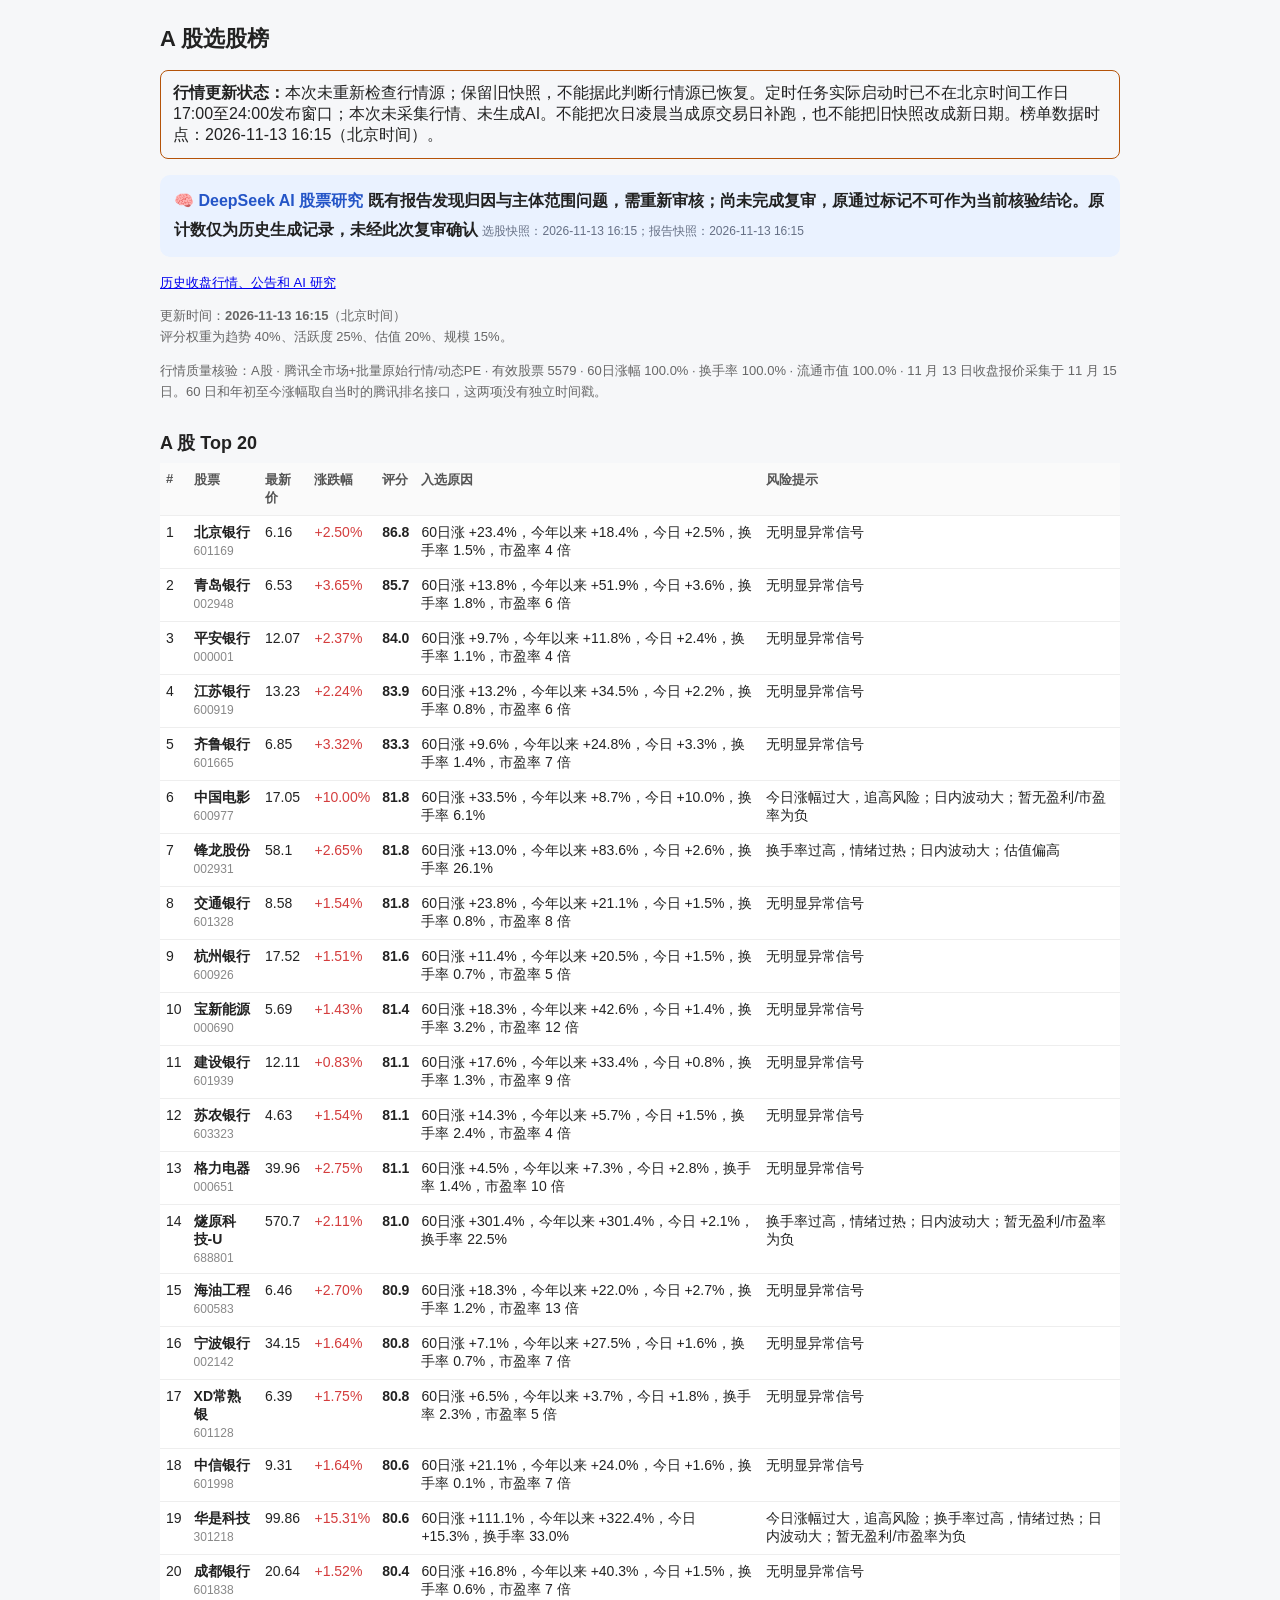
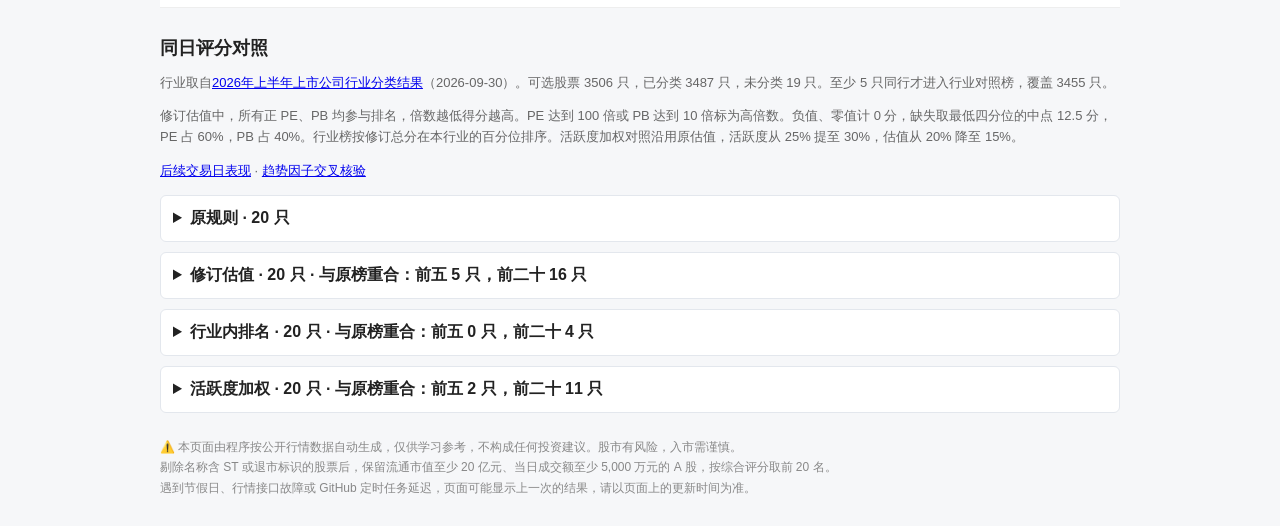
<file: docs/index.html>
<!DOCTYPE html>
<html lang="zh-CN">
<head>
<meta charset="utf-8">
<meta name="viewport" content="width=device-width, initial-scale=1">
<title>A 股选股榜</title>
<style>
body{font-family:-apple-system,BlinkMacSystemFont,"PingFang SC","Microsoft YaHei",sans-serif;margin:0;background:#f6f7f9;color:#222}
.wrap{max-width:960px;margin:0 auto;padding:16px}
h1{font-size:22px;margin:8px 0 4px}
.sub{color:#666;font-size:13px;line-height:1.6}
h2{font-size:18px;margin:28px 0 8px}
table{width:100%;border-collapse:collapse;background:#fff;font-size:14px}
th,td{padding:8px 6px;border-bottom:1px solid #eee;text-align:left;vertical-align:top}
th{background:#fafafa;font-size:13px;color:#555}
.up{color:#d43d3d}.down{color:#1a9e54}
.score{font-weight:700}
.note{font-size:12px;color:#888;line-height:1.7;margin-top:24px}
.ai-nav{background:#eaf2ff;border-radius:10px;padding:12px 14px;line-height:1.8}.ai-nav a{font-weight:700;color:#2455c7;text-decoration:none}.ai-nav span{color:#667085;font-size:12px}
.tag{display:inline-block;background:#eef3ff;color:#2b5fd9;border-radius:4px;padding:1px 6px;font-size:12px}
details{margin:10px 0;background:#fff;padding:12px;border:1px solid #e3e7ed;border-radius:6px}
summary{cursor:pointer;font-weight:600}.comparison-scroll{overflow-x:auto}.comparison{min-width:480px}
</style>
</head>
<body><div class="wrap">
<h1>A 股选股榜</h1><p class="market-publication-alert" data-market-state="schedule_missed_window" style="border:1px solid #b45309;padding:12px;border-radius:8px"><b>行情更新状态：</b>本次未重新检查行情源；保留旧快照，不能据此判断行情源已恢复。定时任务实际启动时已不在北京时间工作日17:00至24:00发布窗口；本次未采集行情、未生成AI。不能把次日凌晨当成原交易日补跑，也不能把旧快照改成新日期。榜单数据时点：2026-11-13 16:15（北京时间）。</p>
<p class="ai-nav" data-report-state="review-required"><a href="./ai.html">🧠 DeepSeek AI 股票研究</a> <strong>既有报告发现归因与主体范围问题，需重新审核；尚未完成复审，原通过标记不可作为当前核验结论。原计数仅为历史生成记录，未经此次复审确认</strong> <span>选股快照：2026-11-13 16:15；报告快照：2026-11-13 16:15</span></p>
<p class="sub"><a href="./history/">历史收盘行情、公告和 AI 研究</a></p>
<p class="sub">更新时间：<b>2026-11-13 16:15</b>（北京时间）<br>
评分权重为趋势 40%、活跃度 25%、估值 20%、规模 15%。</p>
<p class="sub">行情质量核验：A股 · 腾讯全市场+批量原始行情/动态PE · 有效股票 5579 · 60日涨幅 100.0% · 换手率 100.0% · 流通市值 100.0% · 11 月 13 日收盘报价采集于 11 月 15 日。60 日和年初至今涨幅取自当时的腾讯排名接口，这两项没有独立时间戳。</p><h2>A 股 Top 20</h2>
<table><tr><th>#</th><th>股票</th><th>最新价</th><th>涨跌幅</th><th>评分</th><th>入选原因</th><th>风险提示</th></tr>
<tr><td>1</td><td><b>北京银行</b><br><span style='color:#888;font-size:12px'>601169</span></td><td>6.16</td><td class='up'>+2.50%</td><td class='score'>86.8</td><td>60日涨 +23.4%，今年以来 +18.4%，今日 +2.5%，换手率 1.5%，市盈率 4 倍</td><td>无明显异常信号</td></tr>
<tr><td>2</td><td><b>青岛银行</b><br><span style='color:#888;font-size:12px'>002948</span></td><td>6.53</td><td class='up'>+3.65%</td><td class='score'>85.7</td><td>60日涨 +13.8%，今年以来 +51.9%，今日 +3.6%，换手率 1.8%，市盈率 6 倍</td><td>无明显异常信号</td></tr>
<tr><td>3</td><td><b>平安银行</b><br><span style='color:#888;font-size:12px'>000001</span></td><td>12.07</td><td class='up'>+2.37%</td><td class='score'>84.0</td><td>60日涨 +9.7%，今年以来 +11.8%，今日 +2.4%，换手率 1.1%，市盈率 4 倍</td><td>无明显异常信号</td></tr>
<tr><td>4</td><td><b>江苏银行</b><br><span style='color:#888;font-size:12px'>600919</span></td><td>13.23</td><td class='up'>+2.24%</td><td class='score'>83.9</td><td>60日涨 +13.2%，今年以来 +34.5%，今日 +2.2%，换手率 0.8%，市盈率 6 倍</td><td>无明显异常信号</td></tr>
<tr><td>5</td><td><b>齐鲁银行</b><br><span style='color:#888;font-size:12px'>601665</span></td><td>6.85</td><td class='up'>+3.32%</td><td class='score'>83.3</td><td>60日涨 +9.6%，今年以来 +24.8%，今日 +3.3%，换手率 1.4%，市盈率 7 倍</td><td>无明显异常信号</td></tr>
<tr><td>6</td><td><b>中国电影</b><br><span style='color:#888;font-size:12px'>600977</span></td><td>17.05</td><td class='up'>+10.00%</td><td class='score'>81.8</td><td>60日涨 +33.5%，今年以来 +8.7%，今日 +10.0%，换手率 6.1%</td><td>今日涨幅过大，追高风险；日内波动大；暂无盈利/市盈率为负</td></tr>
<tr><td>7</td><td><b>锋龙股份</b><br><span style='color:#888;font-size:12px'>002931</span></td><td>58.1</td><td class='up'>+2.65%</td><td class='score'>81.8</td><td>60日涨 +13.0%，今年以来 +83.6%，今日 +2.6%，换手率 26.1%</td><td>换手率过高，情绪过热；日内波动大；估值偏高</td></tr>
<tr><td>8</td><td><b>交通银行</b><br><span style='color:#888;font-size:12px'>601328</span></td><td>8.58</td><td class='up'>+1.54%</td><td class='score'>81.8</td><td>60日涨 +23.8%，今年以来 +21.1%，今日 +1.5%，换手率 0.8%，市盈率 8 倍</td><td>无明显异常信号</td></tr>
<tr><td>9</td><td><b>杭州银行</b><br><span style='color:#888;font-size:12px'>600926</span></td><td>17.52</td><td class='up'>+1.51%</td><td class='score'>81.6</td><td>60日涨 +11.4%，今年以来 +20.5%，今日 +1.5%，换手率 0.7%，市盈率 5 倍</td><td>无明显异常信号</td></tr>
<tr><td>10</td><td><b>宝新能源</b><br><span style='color:#888;font-size:12px'>000690</span></td><td>5.69</td><td class='up'>+1.43%</td><td class='score'>81.4</td><td>60日涨 +18.3%，今年以来 +42.6%，今日 +1.4%，换手率 3.2%，市盈率 12 倍</td><td>无明显异常信号</td></tr>
<tr><td>11</td><td><b>建设银行</b><br><span style='color:#888;font-size:12px'>601939</span></td><td>12.11</td><td class='up'>+0.83%</td><td class='score'>81.1</td><td>60日涨 +17.6%，今年以来 +33.4%，今日 +0.8%，换手率 1.3%，市盈率 9 倍</td><td>无明显异常信号</td></tr>
<tr><td>12</td><td><b>苏农银行</b><br><span style='color:#888;font-size:12px'>603323</span></td><td>4.63</td><td class='up'>+1.54%</td><td class='score'>81.1</td><td>60日涨 +14.3%，今年以来 +5.7%，今日 +1.5%，换手率 2.4%，市盈率 4 倍</td><td>无明显异常信号</td></tr>
<tr><td>13</td><td><b>格力电器</b><br><span style='color:#888;font-size:12px'>000651</span></td><td>39.96</td><td class='up'>+2.75%</td><td class='score'>81.1</td><td>60日涨 +4.5%，今年以来 +7.3%，今日 +2.8%，换手率 1.4%，市盈率 10 倍</td><td>无明显异常信号</td></tr>
<tr><td>14</td><td><b>燧原科技-U</b><br><span style='color:#888;font-size:12px'>688801</span></td><td>570.7</td><td class='up'>+2.11%</td><td class='score'>81.0</td><td>60日涨 +301.4%，今年以来 +301.4%，今日 +2.1%，换手率 22.5%</td><td>换手率过高，情绪过热；日内波动大；暂无盈利/市盈率为负</td></tr>
<tr><td>15</td><td><b>海油工程</b><br><span style='color:#888;font-size:12px'>600583</span></td><td>6.46</td><td class='up'>+2.70%</td><td class='score'>80.9</td><td>60日涨 +18.3%，今年以来 +22.0%，今日 +2.7%，换手率 1.2%，市盈率 13 倍</td><td>无明显异常信号</td></tr>
<tr><td>16</td><td><b>宁波银行</b><br><span style='color:#888;font-size:12px'>002142</span></td><td>34.15</td><td class='up'>+1.64%</td><td class='score'>80.8</td><td>60日涨 +7.1%，今年以来 +27.5%，今日 +1.6%，换手率 0.7%，市盈率 7 倍</td><td>无明显异常信号</td></tr>
<tr><td>17</td><td><b>XD常熟银</b><br><span style='color:#888;font-size:12px'>601128</span></td><td>6.39</td><td class='up'>+1.75%</td><td class='score'>80.8</td><td>60日涨 +6.5%，今年以来 +3.7%，今日 +1.8%，换手率 2.3%，市盈率 5 倍</td><td>无明显异常信号</td></tr>
<tr><td>18</td><td><b>中信银行</b><br><span style='color:#888;font-size:12px'>601998</span></td><td>9.31</td><td class='up'>+1.64%</td><td class='score'>80.6</td><td>60日涨 +21.1%，今年以来 +24.0%，今日 +1.6%，换手率 0.1%，市盈率 7 倍</td><td>无明显异常信号</td></tr>
<tr><td>19</td><td><b>华是科技</b><br><span style='color:#888;font-size:12px'>301218</span></td><td>99.86</td><td class='up'>+15.31%</td><td class='score'>80.6</td><td>60日涨 +111.1%，今年以来 +322.4%，今日 +15.3%，换手率 33.0%</td><td>今日涨幅过大，追高风险；换手率过高，情绪过热；日内波动大；暂无盈利/市盈率为负</td></tr>
<tr><td>20</td><td><b>成都银行</b><br><span style='color:#888;font-size:12px'>601838</span></td><td>20.64</td><td class='up'>+1.52%</td><td class='score'>80.4</td><td>60日涨 +16.8%，今年以来 +40.3%，今日 +1.5%，换手率 0.6%，市盈率 7 倍</td><td>无明显异常信号</td></tr>
</table><h2>同日评分对照</h2>
<p class="sub">行业取自<a href="https://sp.capco.org.cn:82/file/202609/gwfile/2026shangbangupiaodaima.pdf">2026年上半年上市公司行业分类结果</a>（2026-09-30）。可选股票 3506 只，已分类 3487 只，未分类 19 只。至少 5 只同行才进入行业对照榜，覆盖 3455 只。</p>
<p class="sub">修订估值中，所有正 PE、PB 均参与排名，倍数越低得分越高。PE 达到 100 倍或 PB 达到 10 倍标为高倍数。负值、零值计 0 分，缺失取最低四分位的中点 12.5 分，PE 占 60%，PB 占 40%。行业榜按修订总分在本行业的百分位排序。活跃度加权对照沿用原估值，活跃度从 25% 提至 30%，估值从 20% 降至 15%。</p>
<p class="sub"><a href="./history/performance.html">后续交易日表现</a> · <a href="./history/2026-11-13/trend-audit.html">趋势因子交叉核验</a></p>
<details><summary>原规则 · 20 只</summary><p class="sub">行业分布：货币金融服务 13、广播、电视、电影和录音制作业 1、专用设备制造业 1、电力、热力生产和供应业 1、电气机械和器材制造业 1、未分类 1、开采专业及辅助性活动 1、软件和信息技术服务业 1。</p><div class="comparison-scroll"><table class="comparison"><tr><th>名次 / 股票</th><th>全市场名次<br>原 → 修订</th><th>行业 / 同行名次</th><th>动态 PE / PB</th><th>估值分<br>原 → 修订</th><th>榜单得分</th></tr>
<tr><td>1. 北京银行<br>601169</td><td>1 → 1</td><td>货币金融服务<br>1/45</td><td>PE 4.37 · 正倍数<br>PB 0.45 · 正倍数</td><td>99.4 → 99.5</td><td>86.8</td></tr>
<tr><td>2. 青岛银行<br>002948</td><td>2 → 2</td><td>货币金融服务<br>2/45</td><td>PE 6.17 · 正倍数<br>PB 0.86 · 正倍数</td><td>96.0 → 96.4</td><td>85.7</td></tr>
<tr><td>3. 平安银行<br>000001</td><td>3 → 3</td><td>货币金融服务<br>3/45</td><td>PE 4.48 · 正倍数<br>PB 0.49 · 正倍数</td><td>99.1 → 99.2</td><td>84.0</td></tr>
<tr><td>4. 江苏银行<br>600919</td><td>4 → 4</td><td>货币金融服务<br>4/45</td><td>PE 5.5 · 正倍数<br>PB 0.86 · 正倍数</td><td>96.4 → 96.8</td><td>83.9</td></tr>
<tr><td>5. 齐鲁银行<br>601665</td><td>5 → 5</td><td>货币金融服务<br>5/45</td><td>PE 7.09 · 正倍数<br>PB 0.79 · 正倍数</td><td>95.8 → 96.4</td><td>83.3</td></tr>
<tr><td>6. 中国电影<br>600977</td><td>6 → 57</td><td>广播、电视、电影和录音制作业<br>1/18</td><td>PE -632.08 · 亏损<br>PB 2.89 · 正倍数</td><td>47.1 → 18.5</td><td>81.8</td></tr>
<tr><td>7. 锋龙股份<br>002931</td><td>7 → 115</td><td>专用设备制造业<br>2/219</td><td>PE 513.97 · 高倍数（参与排名）<br>PB 12.37 · 高倍数（参与排名）</td><td>50.0 → 4.5</td><td>81.8</td></tr>
<tr><td>8. 交通银行<br>601328</td><td>8 → 6</td><td>货币金融服务<br>6/45</td><td>PE 7.66 · 正倍数<br>PB 0.64 · 正倍数</td><td>96.2 → 96.8</td><td>81.8</td></tr>
<tr><td>9. 杭州银行<br>600926</td><td>9 → 8</td><td>货币金融服务<br>7/45</td><td>PE 5.46 · 正倍数<br>PB 0.88 · 正倍数</td><td>96.3 → 96.6</td><td>81.6</td></tr>
<tr><td>10. 宝新能源<br>000690</td><td>10 → 7</td><td>电力、热力生产和供应业<br>1/80</td><td>PE 12.27 · 正倍数<br>PB 0.95 · 正倍数</td><td>87.2 → 89.3</td><td>81.4</td></tr>
<tr><td>11. 建设银行<br>601939</td><td>11 → 12</td><td>货币金融服务<br>8/45</td><td>PE 8.66 · 正倍数<br>PB 0.86 · 正倍数</td><td>93.9 → 94.8</td><td>81.1</td></tr>
<tr><td>12. 苏农银行<br>603323</td><td>12 → 13</td><td>货币金融服务<br>9/45</td><td>PE 4.42 · 正倍数<br>PB 0.51 · 正倍数</td><td>99.1 → 99.2</td><td>81.1</td></tr>
<tr><td>13. 格力电器<br>000651</td><td>13 → 10</td><td>电气机械和器材制造业<br>1/227</td><td>PE 9.72 · 正倍数<br>PB 1.49 · 正倍数</td><td>86.1 → 87.6</td><td>81.1</td></tr>
<tr><td>14. 燧原科技-U<br>688801</td><td>14 → 153</td><td>未分类<br>—</td><td>PE -244.3 · 亏损<br>PB 29.17 · 高倍数（参与排名）</td><td>50.0 → 0.5</td><td>81.0</td></tr>
<tr><td>15. 海油工程<br>600583</td><td>15 → 11</td><td>开采专业及辅助性活动<br>1/9</td><td>PE 12.75 · 正倍数<br>PB 0.97 · 正倍数</td><td>86.1 → 88.4</td><td>80.9</td></tr>
<tr><td>16. 宁波银行<br>002142</td><td>16 → 14</td><td>货币金融服务<br>10/45</td><td>PE 6.73 · 正倍数<br>PB 0.92 · 正倍数</td><td>94.8 → 95.4</td><td>80.8</td></tr>
<tr><td>17. XD常熟银<br>601128</td><td>17 → 15</td><td>货币金融服务<br>11/45</td><td>PE 4.82 · 正倍数<br>PB 0.7 · 正倍数</td><td>98.1 → 98.3</td><td>80.8</td></tr>
<tr><td>18. 中信银行<br>601998</td><td>18 → 16</td><td>货币金融服务<br>12/45</td><td>PE 7.03 · 正倍数<br>PB 0.68 · 正倍数</td><td>96.4 → 97.0</td><td>80.6</td></tr>
<tr><td>19. 华是科技<br>301218</td><td>19 → 158</td><td>软件和信息技术服务业<br>2/236</td><td>PE -95.5 · 亏损<br>PB 12.83 · 高倍数（参与排名）</td><td>50.0 → 1.6</td><td>80.6</td></tr>
<tr><td>20. 成都银行<br>601838</td><td>20 → 17</td><td>货币金融服务<br>13/45</td><td>PE 6.62 · 正倍数<br>PB 0.94 · 正倍数</td><td>94.7 → 95.3</td><td>80.4</td></tr>
</table></div></details>
<details><summary>修订估值 · 20 只 · 与原榜重合：前五 5 只，前二十 16 只</summary><p class="sub">行业分布：货币金融服务 14、电气机械和器材制造业 2、电力、热力生产和供应业 1、汽车制造业 1、开采专业及辅助性活动 1、电信、广播电视和卫星传输服务 1。</p><div class="comparison-scroll"><table class="comparison"><tr><th>名次 / 股票</th><th>全市场名次<br>原 → 修订</th><th>行业 / 同行名次</th><th>动态 PE / PB</th><th>估值分<br>原 → 修订</th><th>榜单得分</th></tr>
<tr><td>1. 北京银行<br>601169</td><td>1 → 1</td><td>货币金融服务<br>1/45</td><td>PE 4.37 · 正倍数<br>PB 0.45 · 正倍数</td><td>99.4 → 99.5</td><td>86.8</td></tr>
<tr><td>2. 青岛银行<br>002948</td><td>2 → 2</td><td>货币金融服务<br>2/45</td><td>PE 6.17 · 正倍数<br>PB 0.86 · 正倍数</td><td>96.0 → 96.4</td><td>85.8</td></tr>
<tr><td>3. 平安银行<br>000001</td><td>3 → 3</td><td>货币金融服务<br>3/45</td><td>PE 4.48 · 正倍数<br>PB 0.49 · 正倍数</td><td>99.1 → 99.2</td><td>84.0</td></tr>
<tr><td>4. 江苏银行<br>600919</td><td>4 → 4</td><td>货币金融服务<br>4/45</td><td>PE 5.5 · 正倍数<br>PB 0.86 · 正倍数</td><td>96.4 → 96.8</td><td>84.0</td></tr>
<tr><td>5. 齐鲁银行<br>601665</td><td>5 → 5</td><td>货币金融服务<br>5/45</td><td>PE 7.09 · 正倍数<br>PB 0.79 · 正倍数</td><td>95.8 → 96.4</td><td>83.4</td></tr>
<tr><td>6. 交通银行<br>601328</td><td>8 → 6</td><td>货币金融服务<br>6/45</td><td>PE 7.66 · 正倍数<br>PB 0.64 · 正倍数</td><td>96.2 → 96.8</td><td>81.9</td></tr>
<tr><td>7. 宝新能源<br>000690</td><td>10 → 7</td><td>电力、热力生产和供应业<br>1/80</td><td>PE 12.27 · 正倍数<br>PB 0.95 · 正倍数</td><td>87.2 → 89.3</td><td>81.8</td></tr>
<tr><td>8. 杭州银行<br>600926</td><td>9 → 8</td><td>货币金融服务<br>7/45</td><td>PE 5.46 · 正倍数<br>PB 0.88 · 正倍数</td><td>96.3 → 96.6</td><td>81.7</td></tr>
<tr><td>9. 模塑科技<br>000700</td><td>21 → 9</td><td>汽车制造业<br>1/138</td><td>PE 24.6 · 正倍数<br>PB 3.73 · 正倍数</td><td>43.1 → 50.6</td><td>81.7</td></tr>
<tr><td>10. 格力电器<br>000651</td><td>13 → 10</td><td>电气机械和器材制造业<br>1/227</td><td>PE 9.72 · 正倍数<br>PB 1.49 · 正倍数</td><td>86.1 → 87.6</td><td>81.4</td></tr>
<tr><td>11. 海油工程<br>600583</td><td>15 → 11</td><td>开采专业及辅助性活动<br>1/9</td><td>PE 12.75 · 正倍数<br>PB 0.97 · 正倍数</td><td>86.1 → 88.4</td><td>81.4</td></tr>
<tr><td>12. 建设银行<br>601939</td><td>11 → 12</td><td>货币金融服务<br>8/45</td><td>PE 8.66 · 正倍数<br>PB 0.86 · 正倍数</td><td>93.9 → 94.8</td><td>81.3</td></tr>
<tr><td>13. 苏农银行<br>603323</td><td>12 → 13</td><td>货币金融服务<br>9/45</td><td>PE 4.42 · 正倍数<br>PB 0.51 · 正倍数</td><td>99.1 → 99.2</td><td>81.1</td></tr>
<tr><td>14. 宁波银行<br>002142</td><td>16 → 14</td><td>货币金融服务<br>10/45</td><td>PE 6.73 · 正倍数<br>PB 0.92 · 正倍数</td><td>94.8 → 95.4</td><td>80.9</td></tr>
<tr><td>15. XD常熟银<br>601128</td><td>17 → 15</td><td>货币金融服务<br>11/45</td><td>PE 4.82 · 正倍数<br>PB 0.7 · 正倍数</td><td>98.1 → 98.3</td><td>80.9</td></tr>
<tr><td>16. 中信银行<br>601998</td><td>18 → 16</td><td>货币金融服务<br>12/45</td><td>PE 7.03 · 正倍数<br>PB 0.68 · 正倍数</td><td>96.4 → 97.0</td><td>80.8</td></tr>
<tr><td>17. 成都银行<br>601838</td><td>20 → 17</td><td>货币金融服务<br>13/45</td><td>PE 6.62 · 正倍数<br>PB 0.94 · 正倍数</td><td>94.7 → 95.3</td><td>80.5</td></tr>
<tr><td>18. 中国银行<br>601988</td><td>22 → 18</td><td>货币金融服务<br>14/45</td><td>PE 9.25 · 正倍数<br>PB 0.83 · 正倍数</td><td>93.6 → 94.6</td><td>80.2</td></tr>
<tr><td>19. 中国移动<br>600941</td><td>24 → 19</td><td>电信、广播电视和卫星传输服务<br>1/19</td><td>PE 15.55 · 正倍数<br>PB 1.58 · 正倍数</td><td>75.0 → 78.6</td><td>80.2</td></tr>
<tr><td>20. 日出东方<br>603366</td><td>52 → 20</td><td>电气机械和器材制造业<br>2/227</td><td>PE 99.8 · 正倍数<br>PB 2.59 · 正倍数</td><td>19.5 → 32.9</td><td>79.9</td></tr>
</table></div></details>
<details><summary>行业内排名 · 20 只 · 与原榜重合：前五 0 只，前二十 4 只</summary><p class="sub">行业分布：计算机、通信和其他电子设备制造业 4、软件和信息技术服务业 2、电气机械和器材制造业 2、专用设备制造业 2、医药制造业 2、化学原料和化学制品制造业 1、通用设备制造业 1、汽车制造业 1、电力、热力生产和供应业 1、非金属矿物制品业 1、有色金属冶炼和压延加工业 1、橡胶和塑料制品业 1、零售业 1。</p><div class="comparison-scroll"><table class="comparison"><tr><th>名次 / 股票</th><th>全市场名次<br>原 → 修订</th><th>行业 / 同行名次</th><th>动态 PE / PB</th><th>估值分<br>原 → 修订</th><th>榜单得分</th></tr>
<tr><td>1. TCL科技<br>000100</td><td>132 → 106</td><td>计算机、通信和其他电子设备制造业<br>1/543</td><td>PE 14.66 · 正倍数<br>PB 1.47 · 正倍数</td><td>77.8 → 81.0</td><td>99.9</td></tr>
<tr><td>2. 乐鑫科技<br>688018</td><td>235 → 150</td><td>软件和信息技术服务业<br>1/236</td><td>PE 51.19 · 正倍数<br>PB 8.15 · 正倍数</td><td>13.5 → 25.5</td><td>99.8</td></tr>
<tr><td>3. 格力电器<br>000651</td><td>13 → 10</td><td>电气机械和器材制造业<br>1/227</td><td>PE 9.72 · 正倍数<br>PB 1.49 · 正倍数</td><td>86.1 → 87.6</td><td>99.8</td></tr>
<tr><td>4. 金辰股份<br>603396</td><td>152 → 88</td><td>专用设备制造业<br>1/219</td><td>PE 80.12 · 正倍数<br>PB 1.87 · 正倍数</td><td>29.9 → 42.2</td><td>99.8</td></tr>
<tr><td>5. 羚锐制药<br>600285</td><td>112 → 84</td><td>医药制造业<br>1/201</td><td>PE 13.47 · 正倍数<br>PB 3.73 · 正倍数</td><td>59.8 → 63.9</td><td>99.8</td></tr>
<tr><td>6. 新洋丰<br>000902</td><td>95 → 78</td><td>化学原料和化学制品制造业<br>1/191</td><td>PE 10.07 · 正倍数<br>PB 1.44 · 正倍数</td><td>86.1 → 87.7</td><td>99.7</td></tr>
<tr><td>7. 海信视像<br>600060</td><td>151 → 123</td><td>计算机、通信和其他电子设备制造业<br>2/543</td><td>PE 13.63 · 正倍数<br>PB 1.51 · 正倍数</td><td>78.9 → 81.9</td><td>99.7</td></tr>
<tr><td>8. 宁波东力<br>002164</td><td>63 → 116</td><td>通用设备制造业<br>1/144</td><td>PE 116.1 · 高倍数（参与排名）<br>PB 8.04 · 正倍数</td><td>31.3 → 14.0</td><td>99.7</td></tr>
<tr><td>9. 模塑科技<br>000700</td><td>21 → 9</td><td>汽车制造业<br>1/138</td><td>PE 24.6 · 正倍数<br>PB 3.73 · 正倍数</td><td>43.1 → 50.6</td><td>99.6</td></tr>
<tr><td>10. 均胜电子<br>600699</td><td>236 → 180</td><td>计算机、通信和其他电子设备制造业<br>3/543</td><td>PE 26.21 · 正倍数<br>PB 1.98 · 正倍数</td><td>55.3 → 62.3</td><td>99.5</td></tr>
<tr><td>11. 宝新能源<br>000690</td><td>10 → 7</td><td>电力、热力生产和供应业<br>1/80</td><td>PE 12.27 · 正倍数<br>PB 0.95 · 正倍数</td><td>87.2 → 89.3</td><td>99.4</td></tr>
<tr><td>12. 华是科技<br>301218</td><td>19 → 158</td><td>软件和信息技术服务业<br>2/236</td><td>PE -95.5 · 亏损<br>PB 12.83 · 高倍数（参与排名）</td><td>50.0 → 1.6</td><td>99.4</td></tr>
<tr><td>13. 奥士康<br>002913</td><td>264 → 184</td><td>计算机、通信和其他电子设备制造业<br>4/543</td><td>PE 32.03 · 正倍数<br>PB 4.17 · 正倍数</td><td>33.8 → 42.9</td><td>99.4</td></tr>
<tr><td>14. 松发股份<br>603268</td><td>84 → 53</td><td>非金属矿物制品业<br>1/76</td><td>PE 19.64 · 正倍数<br>PB 7.58 · 正倍数</td><td>40.1 → 46.9</td><td>99.3</td></tr>
<tr><td>15. 日出东方<br>603366</td><td>52 → 20</td><td>电气机械和器材制造业<br>2/227</td><td>PE 99.8 · 正倍数<br>PB 2.59 · 正倍数</td><td>19.5 → 32.9</td><td>99.3</td></tr>
<tr><td>16. 立中集团<br>300428</td><td>366 → 313</td><td>有色金属冶炼和压延加工业<br>1/74</td><td>PE 10.96 · 正倍数<br>PB 1.44 · 正倍数</td><td>84.4 → 86.3</td><td>99.3</td></tr>
<tr><td>17. 锋龙股份<br>002931</td><td>7 → 115</td><td>专用设备制造业<br>2/219</td><td>PE 513.97 · 高倍数（参与排名）<br>PB 12.37 · 高倍数（参与排名）</td><td>50.0 → 4.5</td><td>99.3</td></tr>
<tr><td>18. 紫江企业<br>600210</td><td>164 → 141</td><td>橡胶和塑料制品业<br>1/71</td><td>PE 10.06 · 正倍数<br>PB 1.46 · 正倍数</td><td>85.9 → 87.5</td><td>99.3</td></tr>
<tr><td>19. 云南白药<br>000538</td><td>127 → 95</td><td>医药制造业<br>2/201</td><td>PE 15.32 · 正倍数<br>PB 2.45 · 正倍数</td><td>66.3 → 70.4</td><td>99.3</td></tr>
<tr><td>20. 飞亚达<br>000026</td><td>74 → 40</td><td>零售业<br>1/66</td><td>PE 50.07 · 正倍数<br>PB 2.92 · 正倍数</td><td>29.9 → 40.8</td><td>99.2</td></tr>
</table></div></details>
<details><summary>活跃度加权 · 20 只 · 与原榜重合：前五 2 只，前二十 11 只</summary><p class="sub">行业分布：货币金融服务 5、电气机械和器材制造业 3、广播、电视、电影和录音制作业 2、未分类 2、专用设备制造业 1、软件和信息技术服务业 1、汽车制造业 1、非金属矿物制品业 1、农副食品加工业 1、电力、热力生产和供应业 1、互联网和相关服务 1、燃气生产和供应业 1。</p><div class="comparison-scroll"><table class="comparison"><tr><th>名次 / 股票</th><th>全市场名次<br>原 → 修订</th><th>行业 / 同行名次</th><th>动态 PE / PB</th><th>估值分<br>原 → 修订</th><th>榜单得分</th></tr>
<tr><td>1. 北京银行<br>601169</td><td>1 → 1</td><td>货币金融服务<br>1/45</td><td>PE 4.37 · 正倍数<br>PB 0.45 · 正倍数</td><td>99.4 → 99.5</td><td>85.0</td></tr>
<tr><td>2. 青岛银行<br>002948</td><td>2 → 2</td><td>货币金融服务<br>2/45</td><td>PE 6.17 · 正倍数<br>PB 0.86 · 正倍数</td><td>96.0 → 96.4</td><td>84.3</td></tr>
<tr><td>3. 锋龙股份<br>002931</td><td>7 → 115</td><td>专用设备制造业<br>2/219</td><td>PE 513.97 · 高倍数（参与排名）<br>PB 12.37 · 高倍数（参与排名）</td><td>50.0 → 4.5</td><td>84.3</td></tr>
<tr><td>4. 中国电影<br>600977</td><td>6 → 57</td><td>广播、电视、电影和录音制作业<br>1/18</td><td>PE -632.08 · 亏损<br>PB 2.89 · 正倍数</td><td>47.1 → 18.5</td><td>84.0</td></tr>
<tr><td>5. 燧原科技-U<br>688801</td><td>14 → 153</td><td>未分类<br>—</td><td>PE -244.3 · 亏损<br>PB 29.17 · 高倍数（参与排名）</td><td>50.0 → 0.5</td><td>83.0</td></tr>
<tr><td>6. 华是科技<br>301218</td><td>19 → 158</td><td>软件和信息技术服务业<br>2/236</td><td>PE -95.5 · 亏损<br>PB 12.83 · 高倍数（参与排名）</td><td>50.0 → 1.6</td><td>82.8</td></tr>
<tr><td>7. 模塑科技<br>000700</td><td>21 → 9</td><td>汽车制造业<br>1/138</td><td>PE 24.6 · 正倍数<br>PB 3.73 · 正倍数</td><td>43.1 → 50.6</td><td>82.6</td></tr>
<tr><td>8. 平安银行<br>000001</td><td>3 → 3</td><td>货币金融服务<br>3/45</td><td>PE 4.48 · 正倍数<br>PB 0.49 · 正倍数</td><td>99.1 → 99.2</td><td>82.0</td></tr>
<tr><td>9. 江苏银行<br>600919</td><td>4 → 4</td><td>货币金融服务<br>4/45</td><td>PE 5.5 · 正倍数<br>PB 0.86 · 正倍数</td><td>96.4 → 96.8</td><td>81.8</td></tr>
<tr><td>10. 齐鲁银行<br>601665</td><td>5 → 5</td><td>货币金融服务<br>5/45</td><td>PE 7.09 · 正倍数<br>PB 0.79 · 正倍数</td><td>95.8 → 96.4</td><td>81.5</td></tr>
<tr><td>11. 亚玛顿<br>002623</td><td>29 → 101</td><td>非金属矿物制品业<br>2/76</td><td>PE -26.28 · 亏损<br>PB 2 · 正倍数</td><td>55.1 → 26.0</td><td>81.4</td></tr>
<tr><td>12. 日出东方<br>603366</td><td>52 → 20</td><td>电气机械和器材制造业<br>2/227</td><td>PE 99.8 · 正倍数<br>PB 2.59 · 正倍数</td><td>19.5 → 32.9</td><td>81.2</td></tr>
<tr><td>13. 频准激光<br>688826</td><td>34 → 171</td><td>未分类<br>—</td><td>PE 168.64 · 高倍数（参与排名）<br>PB 10.84 · 高倍数（参与排名）</td><td>50.0 → 9.1</td><td>80.9</td></tr>
<tr><td>14. 上海电影<br>601595</td><td>32 → 195</td><td>广播、电视、电影和录音制作业<br>3/18</td><td>PE 748.05 · 高倍数（参与排名）<br>PB 11.03 · 高倍数（参与排名）</td><td>50.0 → 4.0</td><td>80.7</td></tr>
<tr><td>15. 天康生物<br>002100</td><td>30 → 103</td><td>农副食品加工业<br>2/35</td><td>PE -14.76 · 亏损<br>PB 1.84 · 正倍数</td><td>57.1 → 27.8</td><td>80.6</td></tr>
<tr><td>16. 宝新能源<br>000690</td><td>10 → 7</td><td>电力、热力生产和供应业<br>1/80</td><td>PE 12.27 · 正倍数<br>PB 0.95 · 正倍数</td><td>87.2 → 89.3</td><td>80.4</td></tr>
<tr><td>17. 九阳股份<br>002242</td><td>40 → 98</td><td>电气机械和器材制造业<br>5/227</td><td>PE 212.64 · 高倍数（参与排名）<br>PB 6.33 · 正倍数</td><td>33.3 → 11.3</td><td>80.4</td></tr>
<tr><td>18. 返利科技<br>600228</td><td>44 → 237</td><td>互联网和相关服务<br>3/57</td><td>PE -94.93 · 亏损<br>PB 12.69 · 高倍数（参与排名）</td><td>50.0 → 1.6</td><td>80.2</td></tr>
<tr><td>19. 洪通燃气<br>605169</td><td>31 → 23</td><td>燃气生产和供应业<br>1/21</td><td>PE 15.38 · 正倍数<br>PB 1.88 · 正倍数</td><td>71.9 → 75.7</td><td>80.1</td></tr>
<tr><td>20. 格力电器<br>000651</td><td>13 → 10</td><td>电气机械和器材制造业<br>1/227</td><td>PE 9.72 · 正倍数<br>PB 1.49 · 正倍数</td><td>86.1 → 87.6</td><td>80.0</td></tr>
</table></div></details>
<p class="note">⚠️ 本页面由程序按公开行情数据自动生成，仅供学习参考，不构成任何投资建议。股市有风险，入市需谨慎。<br>
剔除名称含 ST 或退市标识的股票后，保留流通市值至少 20 亿元、当日成交额至少 5,000 万元的 A 股，按综合评分取前 20 名。<br>
遇到节假日、行情接口故障或 GitHub 定时任务延迟，页面可能显示上一次的结果，请以页面上的更新时间为准。</p>
</div></body></html>
</file>
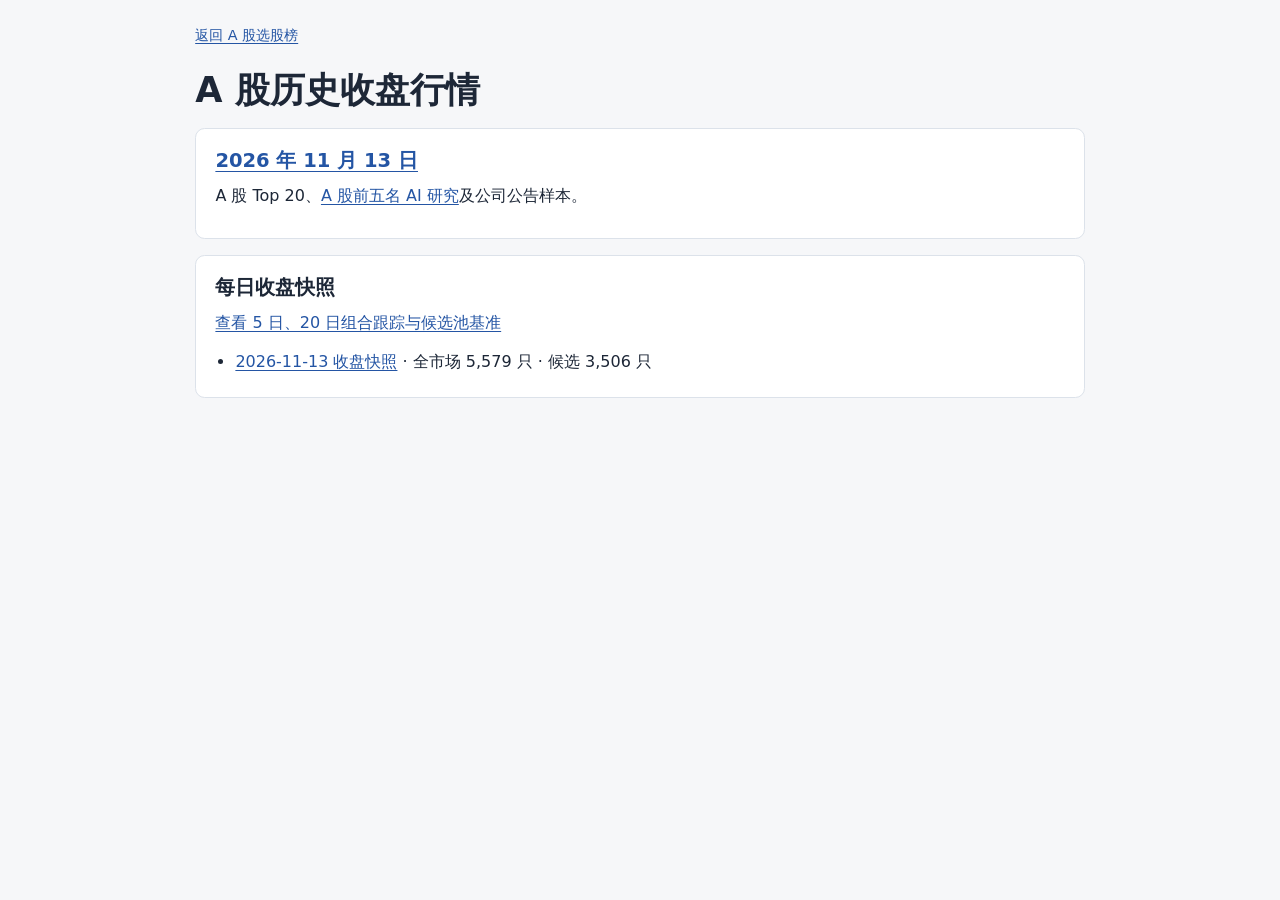
<file: docs/history/index.html>
<!DOCTYPE html>

<html lang="zh-CN">
<head>
<meta charset="utf-8"/>
<meta content="width=device-width,initial-scale=1" name="viewport"/>
<title>A 股历史收盘行情</title>
<link href="./archive.css" rel="stylesheet"/>
</head>
<body>
<nav><a href="../">返回 A 股选股榜</a></nav>
<main>
<h1>A 股历史收盘行情</h1>
<section>
<h2><a href="./2026-11-13/">2026 年 11 月 13 日</a></h2>
<p>A 股 Top 20、<a href="./2026-11-13/ai.html">A 股前五名 AI 研究</a>及公司公告样本。</p>
</section>
<section id="frozen-closes"><h2>每日收盘快照</h2><p><a href="./performance.html">查看 5 日、20 日组合跟踪与候选池基准</a></p><ul><li><a href="./2026-11-13/ranking.html">2026-11-13 收盘快照</a> · 全市场 5,579 只 · 候选 3,506 只</li></ul></section>
</main>
</body>
</html>
</file>
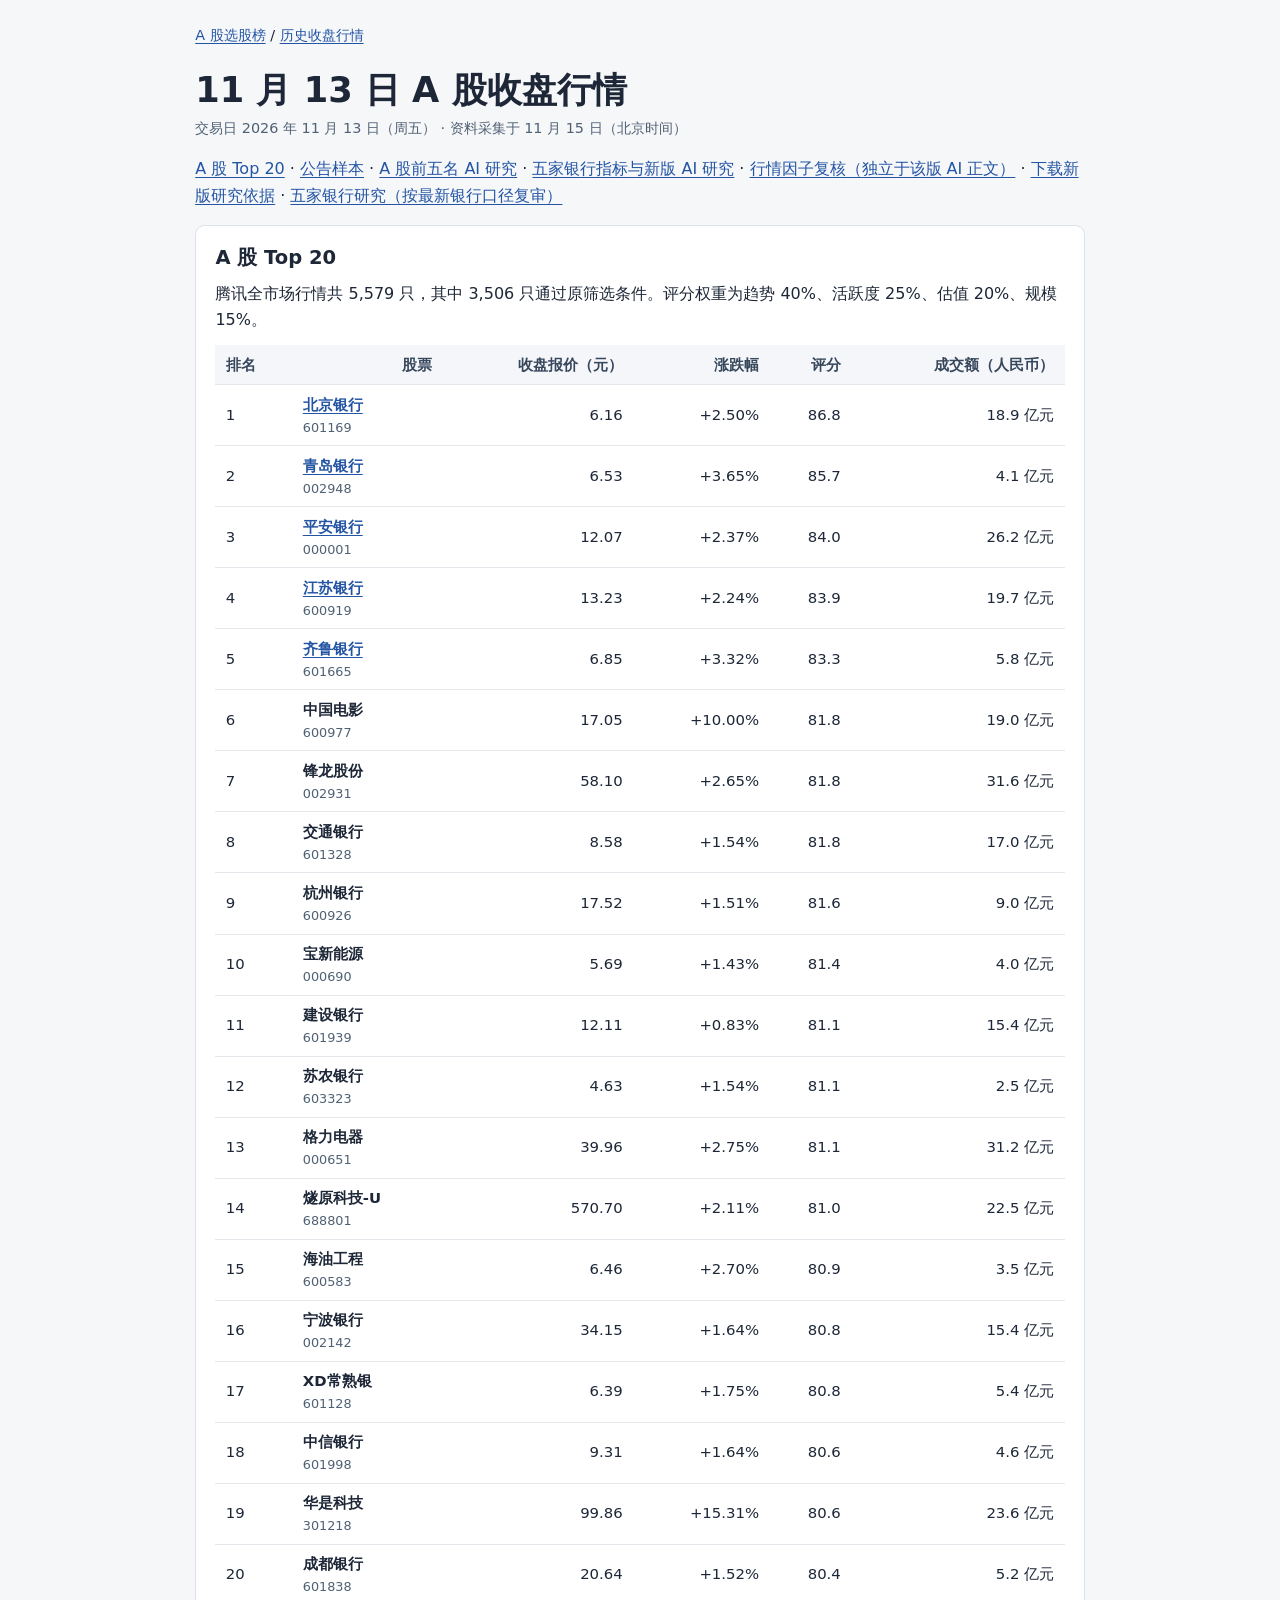
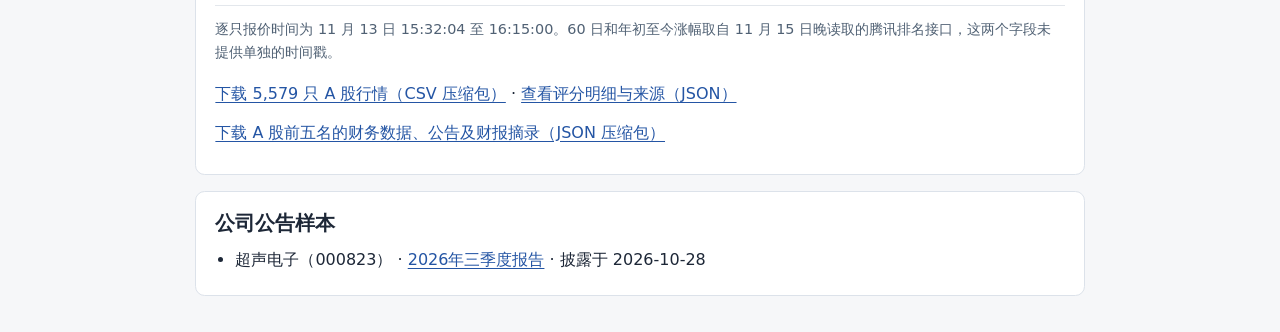
<file: docs/history/2026-11-13/index.html>
<!DOCTYPE html>

<html lang="zh-CN">
<head><meta charset="utf-8"/><meta content="width=device-width,initial-scale=1" name="viewport"/>
<title>2026 年 11 月 13 日 A 股收盘行情</title><link href="../archive.css" rel="stylesheet"/></head>
<body><nav><a href="../../">A 股选股榜</a> / <a href="../">历史收盘行情</a></nav>
<main><h1>11 月 13 日 A 股收盘行情</h1>
<p class="meta">交易日 2026 年 11 月 13 日（周五） · 资料采集于 11 月 15 日（北京时间）</p>
<p><a href="#a-shares">A 股 Top 20</a> · <a href="#filings">公告样本</a> · <a href="./ai.html">A 股前五名 AI 研究</a> · <a href="./ai-bank.html">五家银行指标与新版 AI 研究</a> · <a href="./trend-audit.html">行情因子复核（独立于该版 AI 正文）</a> · <a href="./a-bank-evidence.json.gz">下载新版研究依据</a> · <a href="./ai-bank-reviewed.html">五家银行研究（按最新银行口径复审）</a></p>
<section id="a-shares"><h2>A 股 Top 20</h2>
<p>腾讯全市场行情共 5,579 只，其中 3,506 只通过原筛选条件。评分权重为趋势 40%、活跃度 25%、估值 20%、规模 15%。</p>
<div class="scroll"><table id="a-top20"><thead><tr><th scope="col">排名</th><th scope="col">股票</th><th scope="col">收盘报价（元）</th><th scope="col">涨跌幅</th><th scope="col">评分</th><th scope="col">成交额（人民币）</th></tr></thead><tbody>
<tr><td>1</td><td class="stock"><a aria-label="阅读北京银行的 AI 研究" href="./ai.html#stock-601169"><strong>北京银行</strong></a><small>601169</small></td><td>6.16</td><td>+2.50%</td><td>86.8</td><td>18.9 亿元</td></tr>
<tr><td>2</td><td class="stock"><a aria-label="阅读青岛银行的 AI 研究" href="./ai.html#stock-002948"><strong>青岛银行</strong></a><small>002948</small></td><td>6.53</td><td>+3.65%</td><td>85.7</td><td>4.1 亿元</td></tr>
<tr><td>3</td><td class="stock"><a aria-label="阅读平安银行的 AI 研究" href="./ai.html#stock-000001"><strong>平安银行</strong></a><small>000001</small></td><td>12.07</td><td>+2.37%</td><td>84.0</td><td>26.2 亿元</td></tr>
<tr><td>4</td><td class="stock"><a aria-label="阅读江苏银行的 AI 研究" href="./ai.html#stock-600919"><strong>江苏银行</strong></a><small>600919</small></td><td>13.23</td><td>+2.24%</td><td>83.9</td><td>19.7 亿元</td></tr>
<tr><td>5</td><td class="stock"><a aria-label="阅读齐鲁银行的 AI 研究" href="./ai.html#stock-601665"><strong>齐鲁银行</strong></a><small>601665</small></td><td>6.85</td><td>+3.32%</td><td>83.3</td><td>5.8 亿元</td></tr>
<tr><td>6</td><td class="stock"><strong>中国电影</strong><small>600977</small></td><td>17.05</td><td>+10.00%</td><td>81.8</td><td>19.0 亿元</td></tr>
<tr><td>7</td><td class="stock"><strong>锋龙股份</strong><small>002931</small></td><td>58.10</td><td>+2.65%</td><td>81.8</td><td>31.6 亿元</td></tr>
<tr><td>8</td><td class="stock"><strong>交通银行</strong><small>601328</small></td><td>8.58</td><td>+1.54%</td><td>81.8</td><td>17.0 亿元</td></tr>
<tr><td>9</td><td class="stock"><strong>杭州银行</strong><small>600926</small></td><td>17.52</td><td>+1.51%</td><td>81.6</td><td>9.0 亿元</td></tr>
<tr><td>10</td><td class="stock"><strong>宝新能源</strong><small>000690</small></td><td>5.69</td><td>+1.43%</td><td>81.4</td><td>4.0 亿元</td></tr>
<tr><td>11</td><td class="stock"><strong>建设银行</strong><small>601939</small></td><td>12.11</td><td>+0.83%</td><td>81.1</td><td>15.4 亿元</td></tr>
<tr><td>12</td><td class="stock"><strong>苏农银行</strong><small>603323</small></td><td>4.63</td><td>+1.54%</td><td>81.1</td><td>2.5 亿元</td></tr>
<tr><td>13</td><td class="stock"><strong>格力电器</strong><small>000651</small></td><td>39.96</td><td>+2.75%</td><td>81.1</td><td>31.2 亿元</td></tr>
<tr><td>14</td><td class="stock"><strong>燧原科技-U</strong><small>688801</small></td><td>570.70</td><td>+2.11%</td><td>81.0</td><td>22.5 亿元</td></tr>
<tr><td>15</td><td class="stock"><strong>海油工程</strong><small>600583</small></td><td>6.46</td><td>+2.70%</td><td>80.9</td><td>3.5 亿元</td></tr>
<tr><td>16</td><td class="stock"><strong>宁波银行</strong><small>002142</small></td><td>34.15</td><td>+1.64%</td><td>80.8</td><td>15.4 亿元</td></tr>
<tr><td>17</td><td class="stock"><strong>XD常熟银</strong><small>601128</small></td><td>6.39</td><td>+1.75%</td><td>80.8</td><td>5.4 亿元</td></tr>
<tr><td>18</td><td class="stock"><strong>中信银行</strong><small>601998</small></td><td>9.31</td><td>+1.64%</td><td>80.6</td><td>4.6 亿元</td></tr>
<tr><td>19</td><td class="stock"><strong>华是科技</strong><small>301218</small></td><td>99.86</td><td>+15.31%</td><td>80.6</td><td>23.6 亿元</td></tr>
<tr><td>20</td><td class="stock"><strong>成都银行</strong><small>601838</small></td><td>20.64</td><td>+1.52%</td><td>80.4</td><td>5.2 亿元</td></tr>
</tbody></table></div>
<p class="meta">逐只报价时间为 11 月 13 日 15:32:04 至 16:15:00。60 日和年初至今涨幅取自 11 月 15 日晚读取的腾讯排名接口，这两个字段未提供单独的时间戳。</p>
<p><a download="" href="./a-quotes.zip">下载 5,579 只 A 股行情（CSV 压缩包）</a> · <a href="./summary.json">查看评分明细与来源（JSON）</a></p><p id="a-research-sources"><a download="" href="./a-research-sources.json.gz">下载 A 股前五名的财务数据、公告及财报摘录（JSON 压缩包）</a></p></section>
<section id="filings"><h2>公司公告样本</h2><ul><li>超声电子（000823） · <a href="https://static.cninfo.com.cn/finalpage/2026-10-28/1225627534.PDF">2026年三季度报告</a> · 披露于 2026-10-28</li></ul></section>
</main></body></html>
</file>
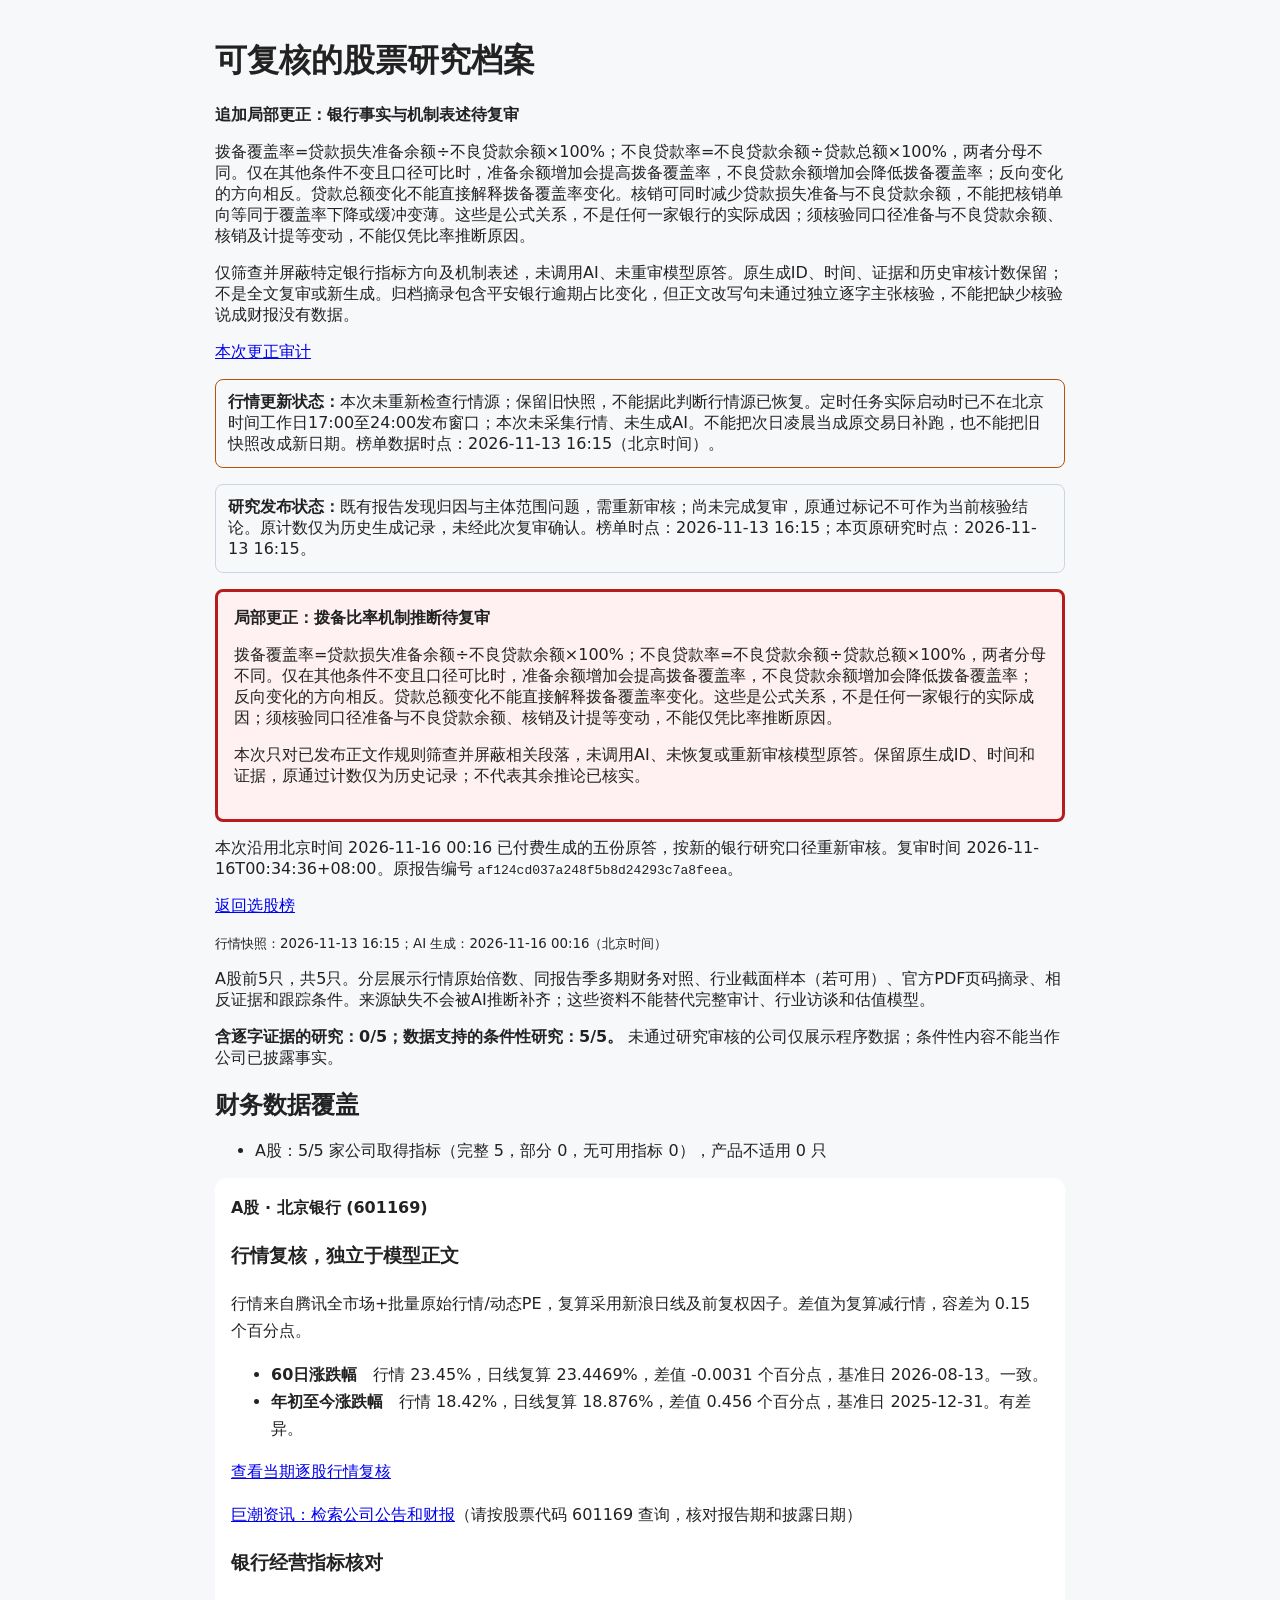
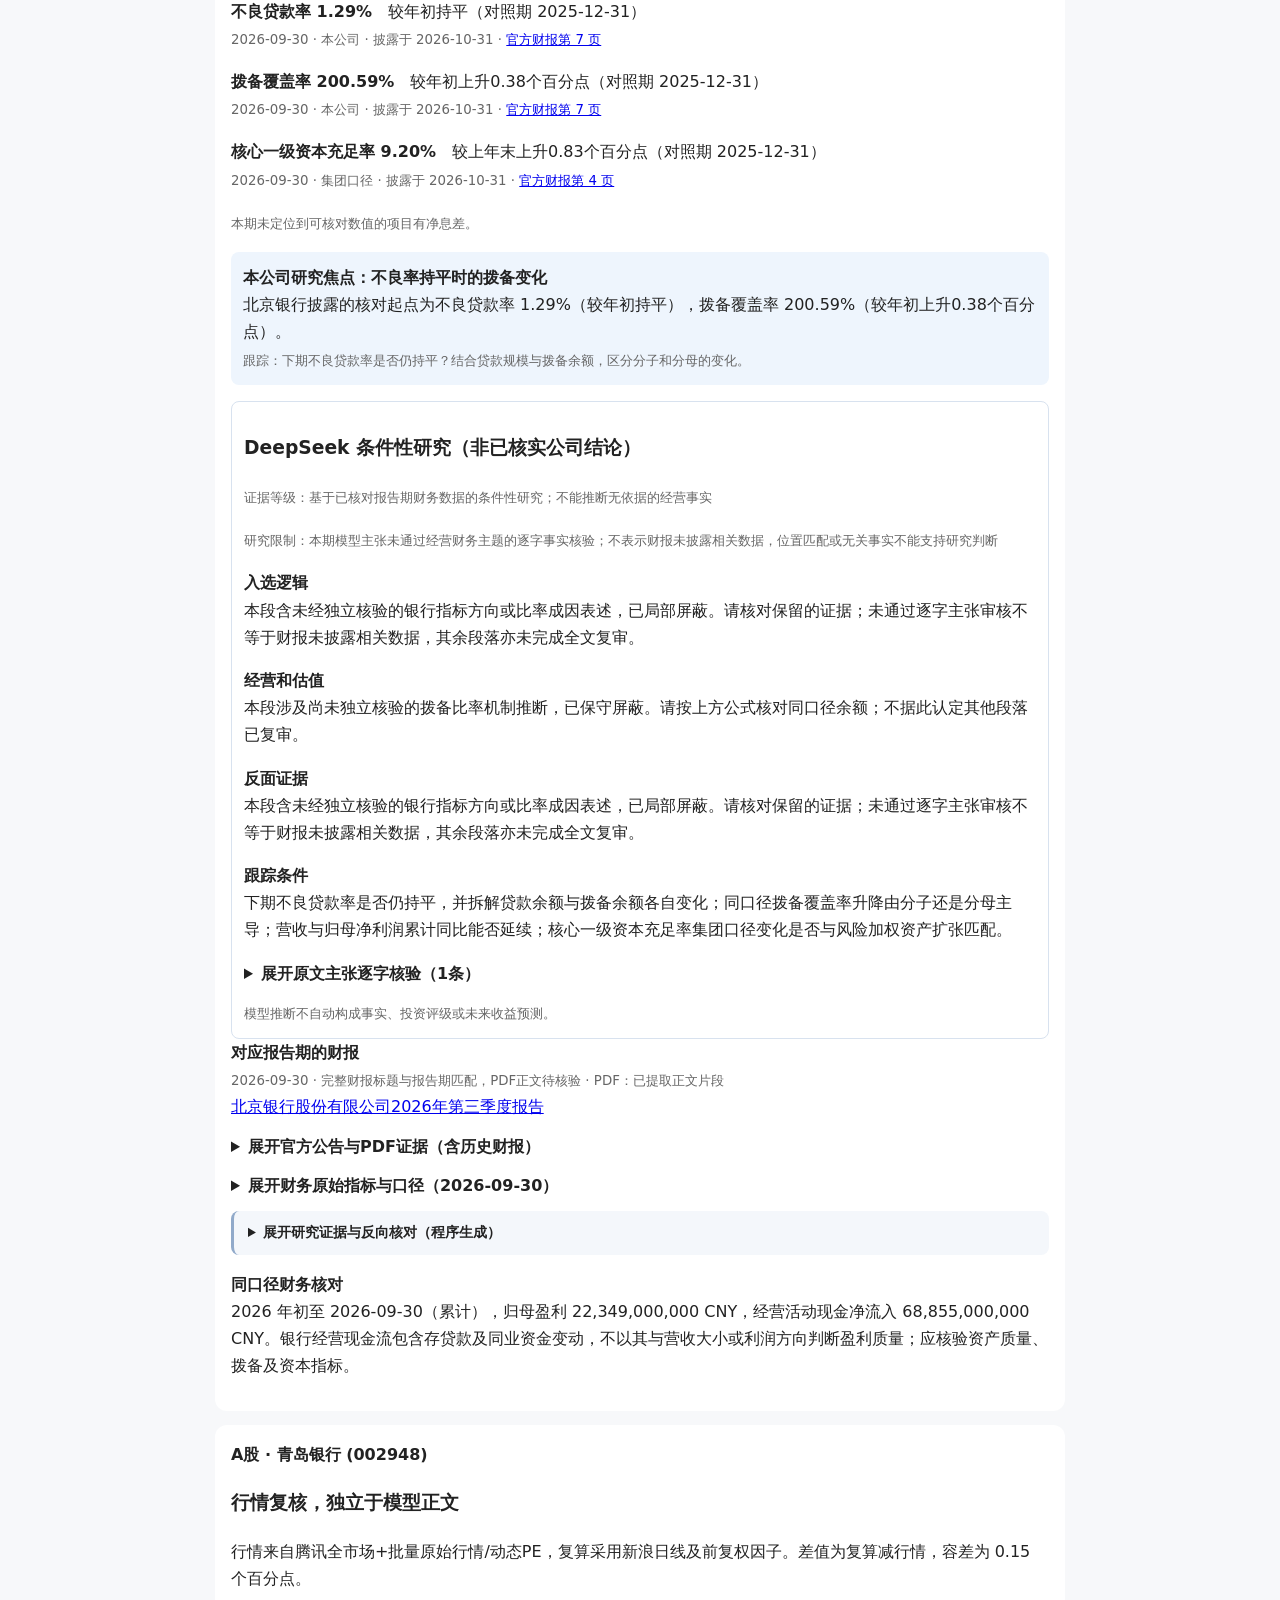
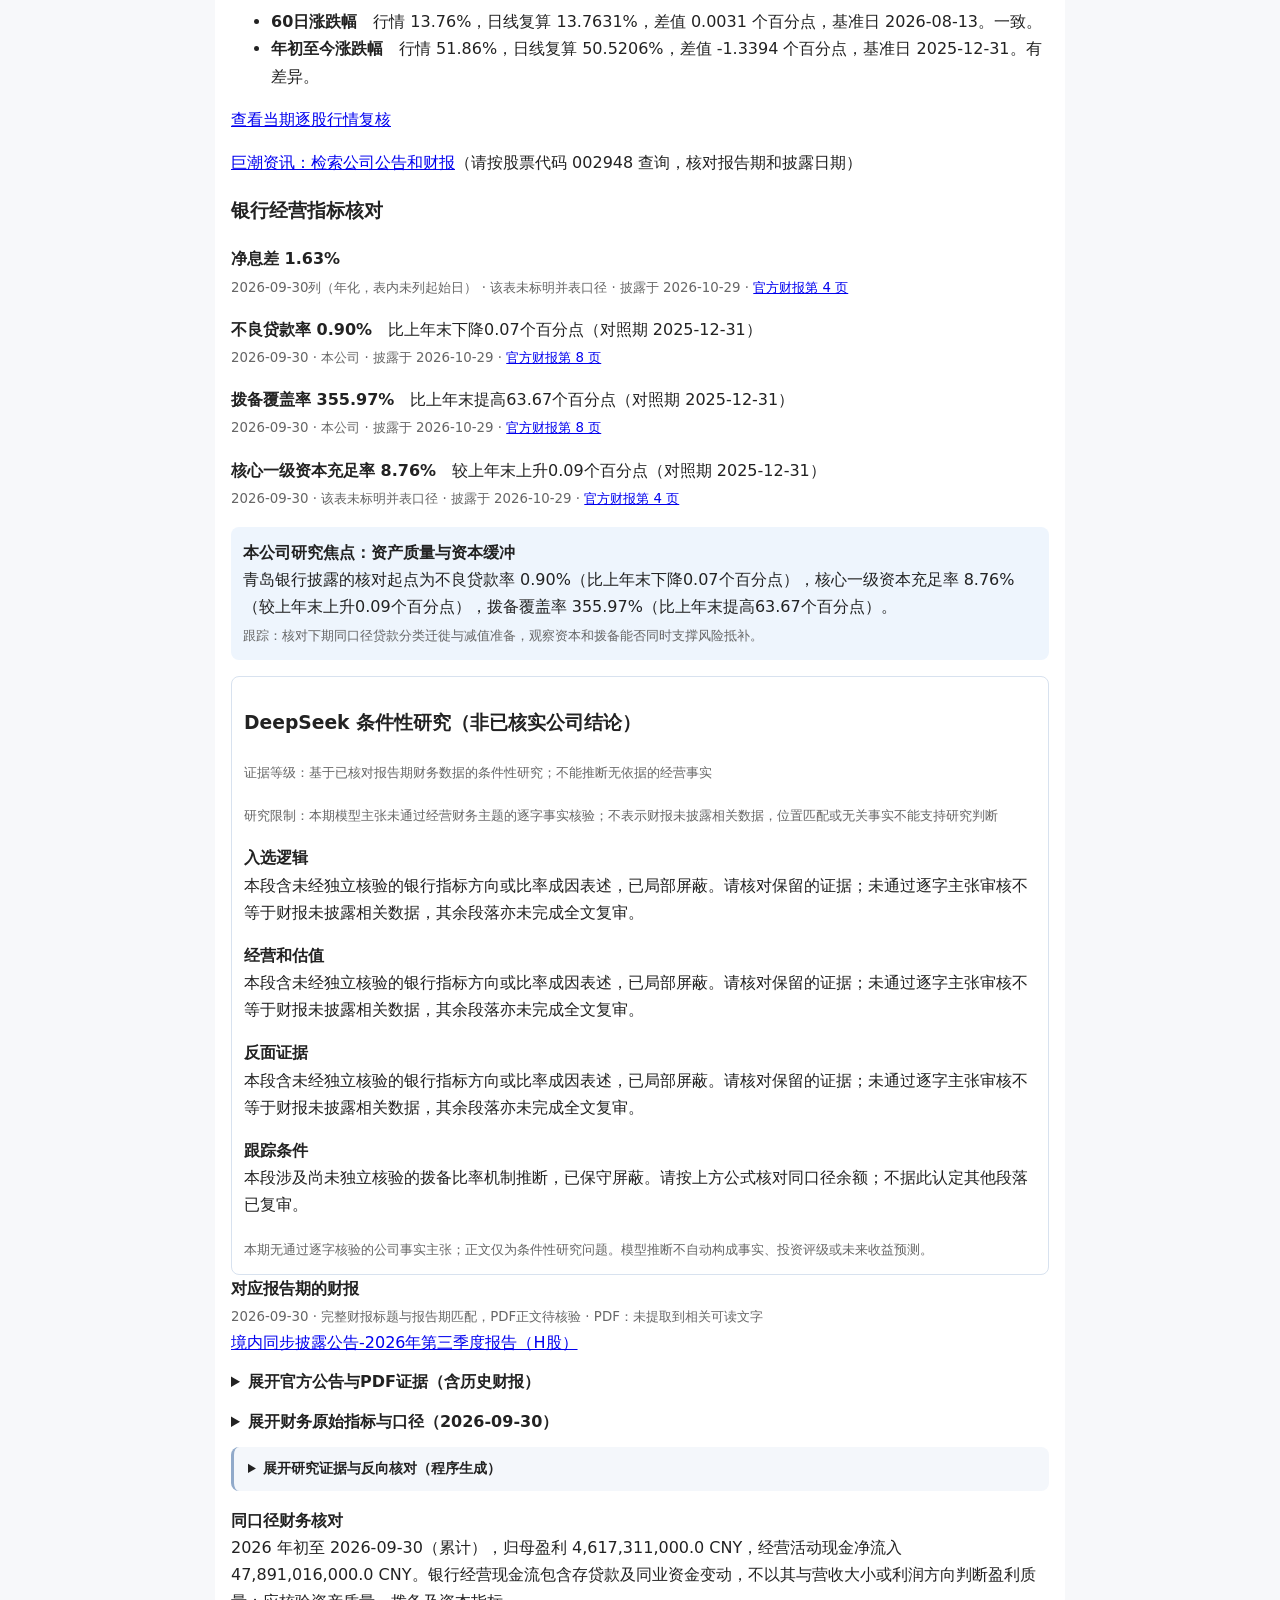
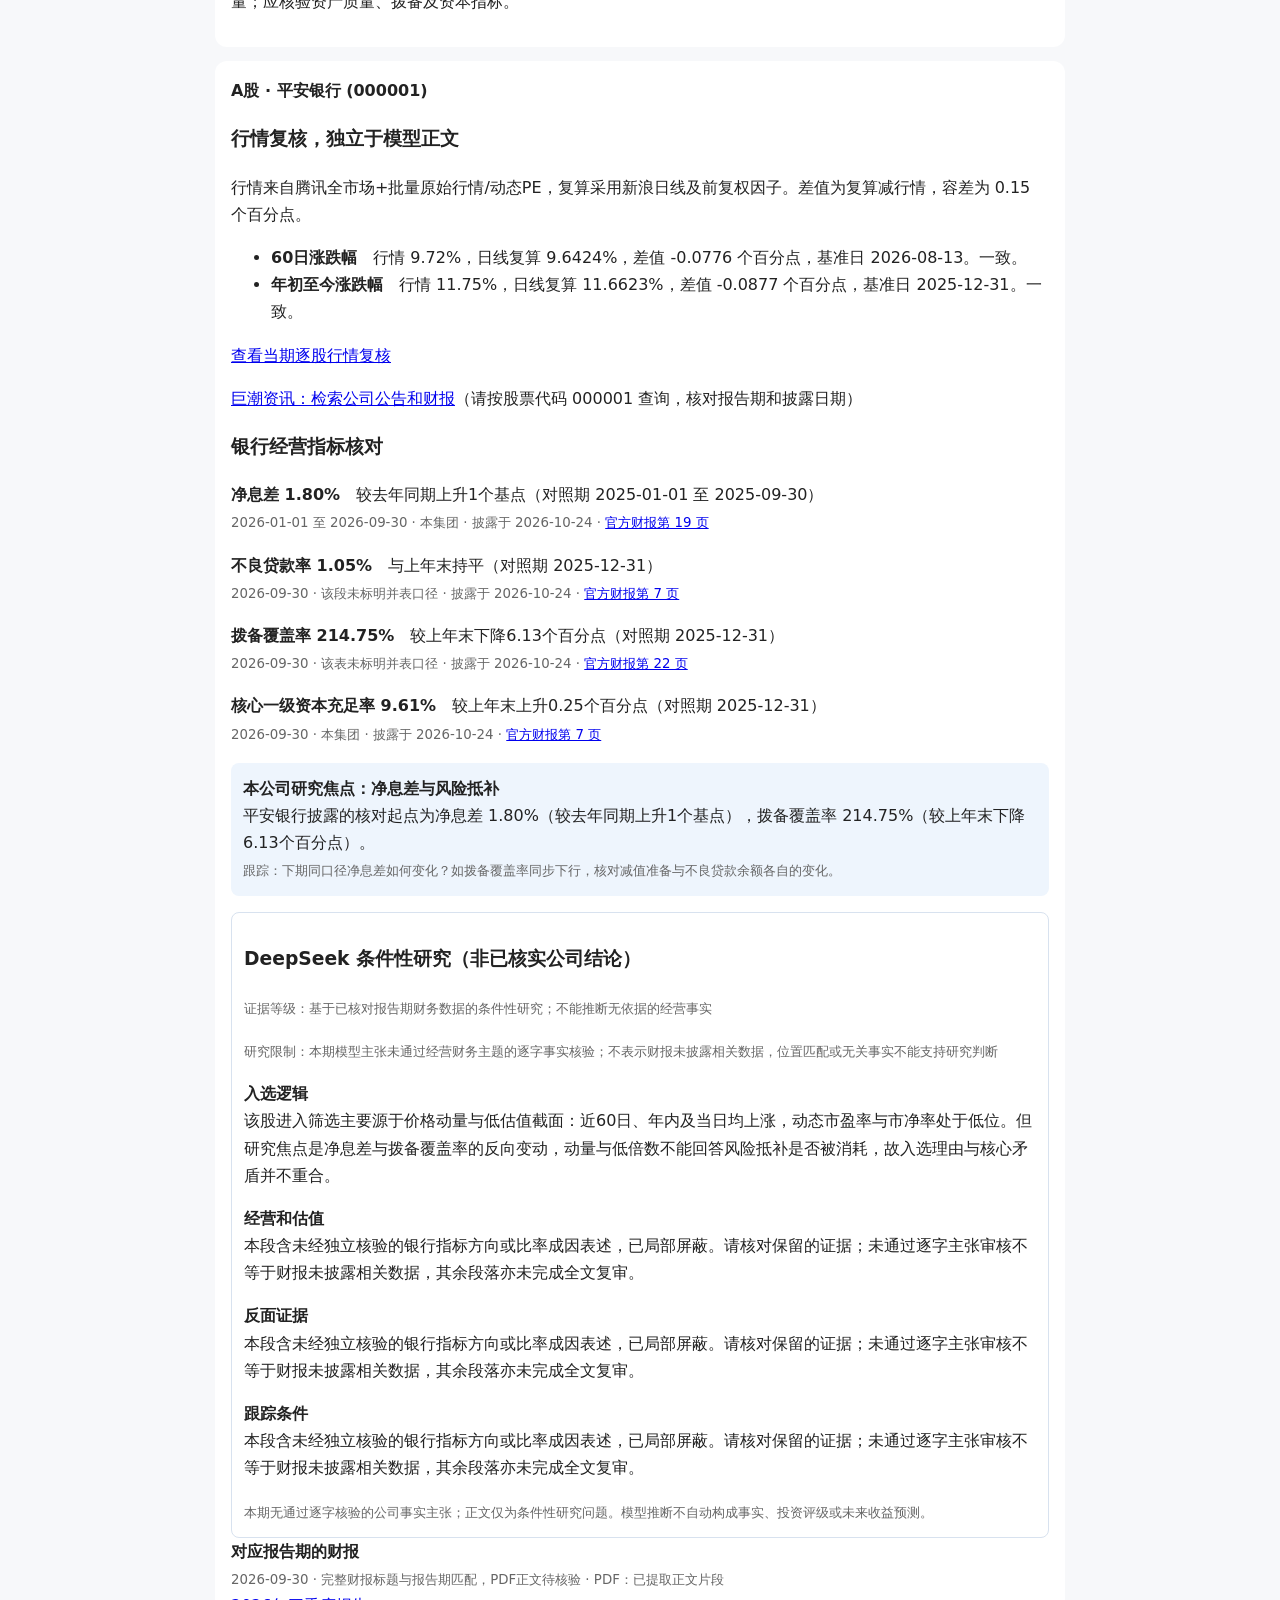
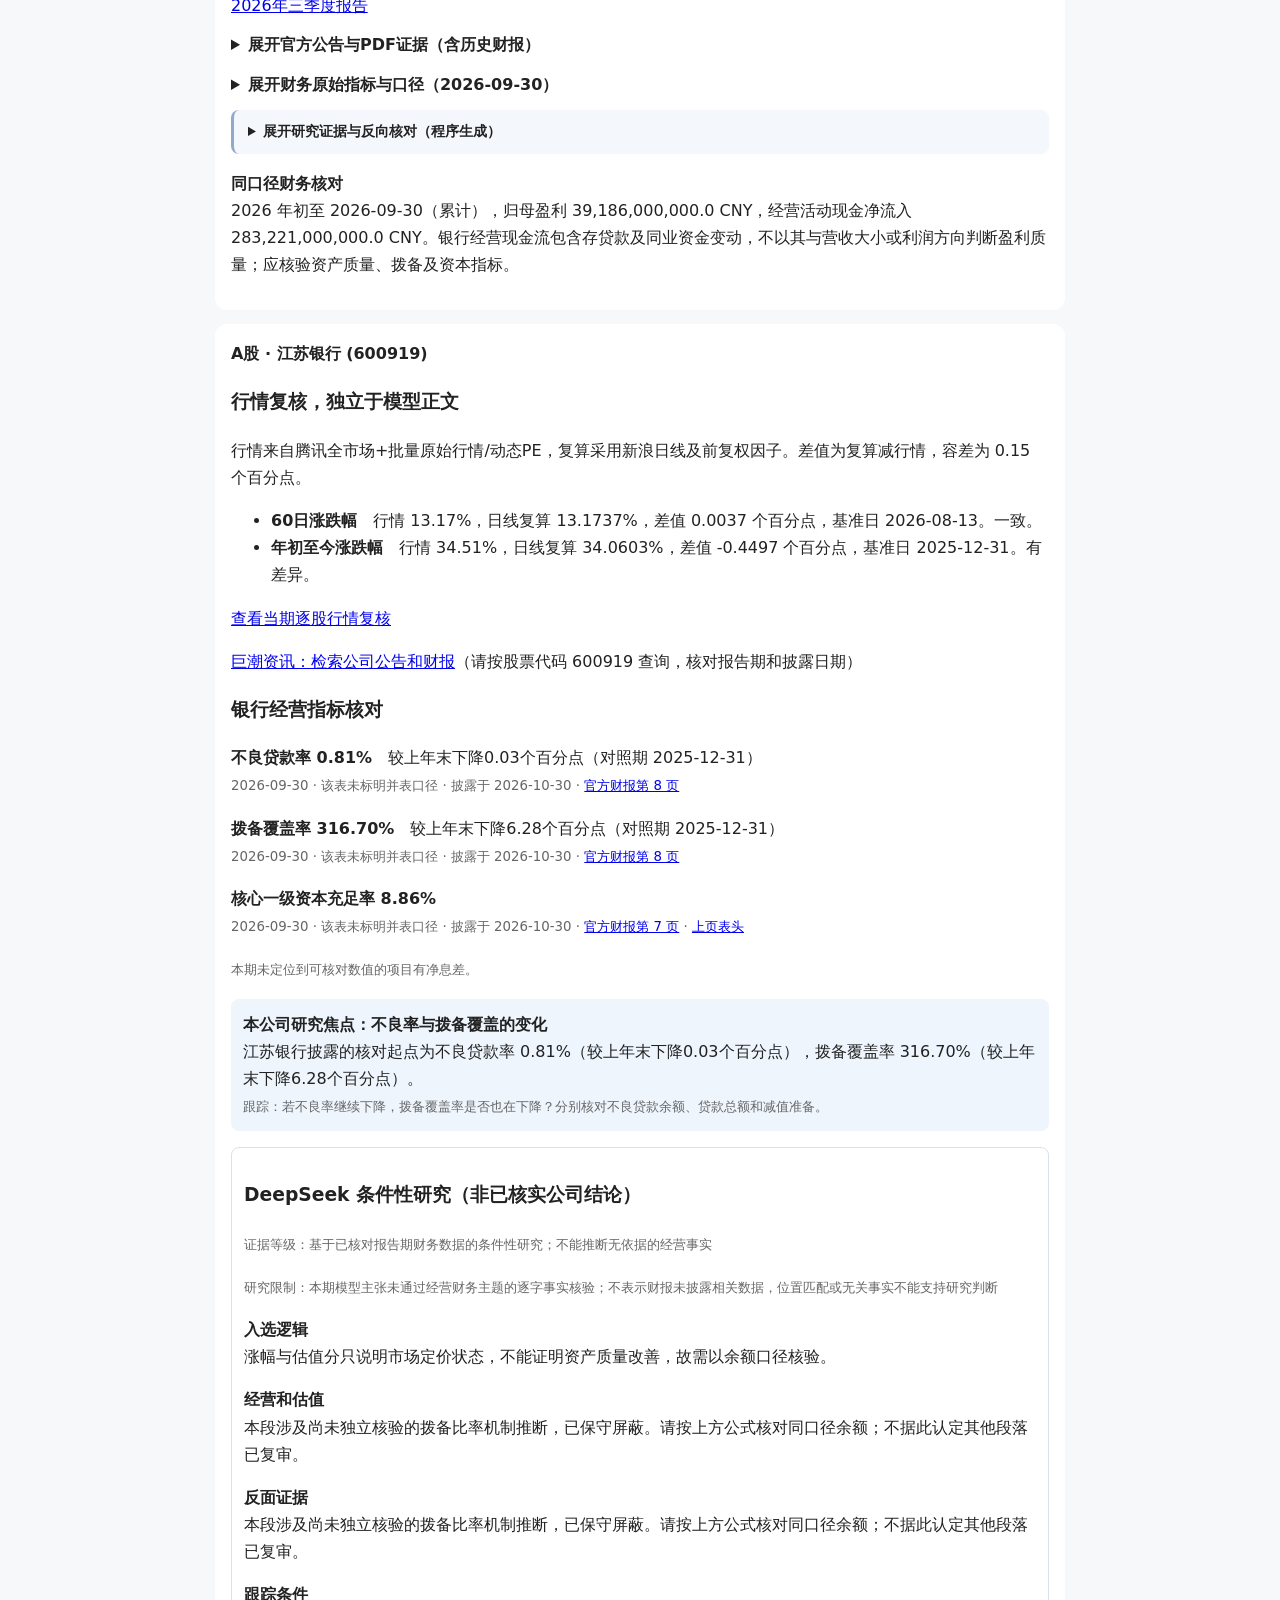
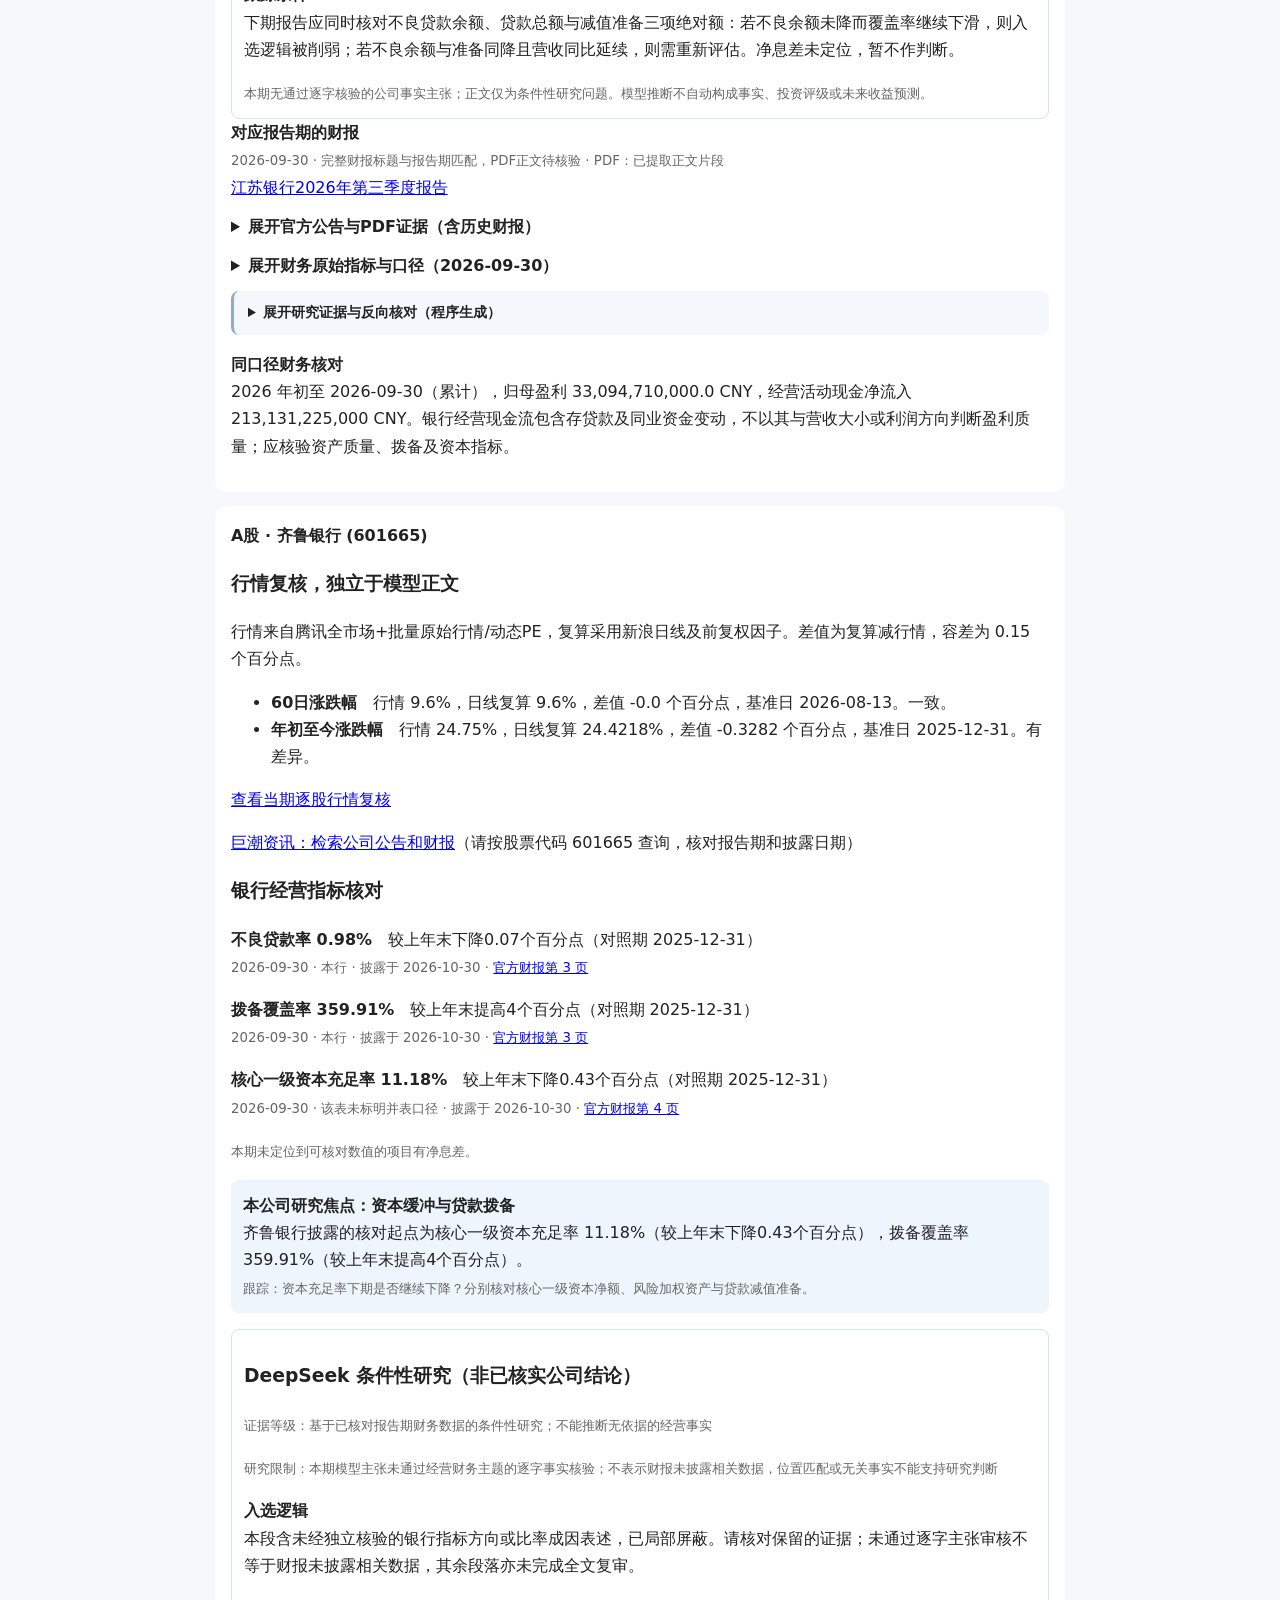
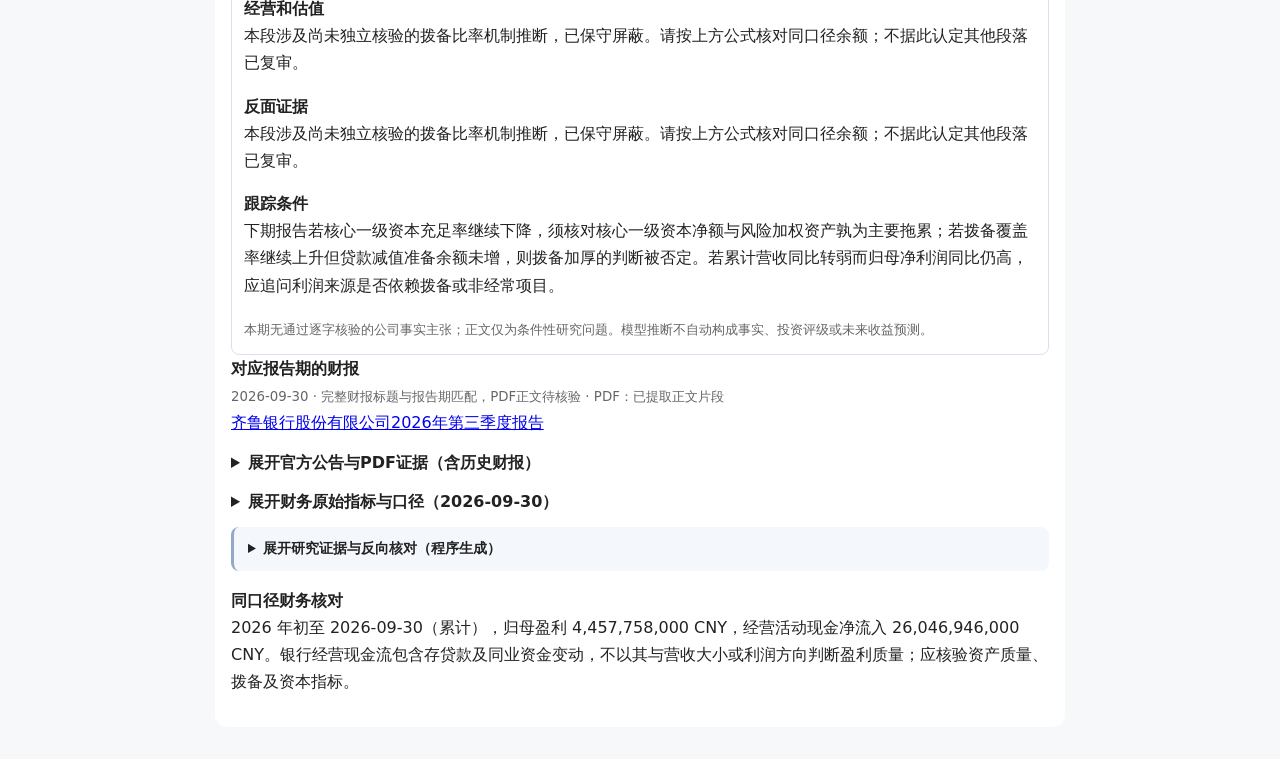
<file: docs/ai.html>
<!DOCTYPE html>
<html lang="zh-CN"><meta charset="utf-8"><meta name="viewport" content="width=device-width,initial-scale=1"><title>AI 股票研究</title><meta name="research-original-generation-id" content="af124cd037a248f5b8d24293c7a8feea"><meta name="research-reviewed-at" content="2026-11-16T00:34:36+08:00"><meta name="research-audit-version" content="evidence-scope-v2"><meta name="research-generation-id" content="7d2681103b17462da0236d64d1e54164">
<style>body{font-family:system-ui,-apple-system,sans-serif;background:#f7f8fa;color:#222;max-width:850px;margin:auto;padding:18px}article{background:white;padding:16px;border-radius:12px;margin:14px 0;line-height:1.7}article blockquote{white-space:pre-wrap}article small{color:#666}article .research-brief{background:#f4f7fb;border-left:3px solid #91aaca;padding:10px 14px;border-radius:8px;font-size:14px}article .ai-insight{border:1px solid #d8e2ef;padding:12px;border-radius:8px}article .issuer-focus{background:#eef5fd;padding:12px;border-radius:8px}article .limited{background:#f9f9f9}article details{margin:12px 0}article summary{cursor:pointer;font-weight:600}article .research-brief ul{margin:6px 0 16px;padding-left:20px}</style>
<meta name="research-approved-count" content="0"><meta name="research-limited-count" content="5"><meta name="research-total-count" content="5">
<h1>可复核的股票研究档案</h1><aside class="bank-narrative-correction" role="alert"><strong>追加局部更正：银行事实与机制表述待复审</strong><p>拨备覆盖率=贷款损失准备余额÷不良贷款余额×100%；不良贷款率=不良贷款余额÷贷款总额×100%，两者分母不同。仅在其他条件不变且口径可比时，准备余额增加会提高拨备覆盖率，不良贷款余额增加会降低拨备覆盖率；反向变化的方向相反。贷款总额变化不能直接解释拨备覆盖率变化。核销可同时减少贷款损失准备与不良贷款余额，不能把核销单向等同于覆盖率下降或缓冲变薄。这些是公式关系，不是任何一家银行的实际成因；须核验同口径准备与不良贷款余额、核销及计提等变动，不能仅凭比率推断原因。</p><p>仅筛查并屏蔽特定银行指标方向及机制表述，未调用AI、未重审模型原答。原生成ID、时间、证据和历史审核计数保留；不是全文复审或新生成。归档摘录包含平安银行逾期占比变化，但正文改写句未通过独立逐字主张核验，不能把缺少核验说成财报没有数据。</p><a href="./history/2026-11-13/bank-narrative-status-reconciliation.json">本次更正审计</a></aside><p class="market-publication-alert" data-market-state="schedule_missed_window" style="border:1px solid #b45309;padding:12px;border-radius:8px"><b>行情更新状态：</b>本次未重新检查行情源；保留旧快照，不能据此判断行情源已恢复。定时任务实际启动时已不在北京时间工作日17:00至24:00发布窗口；本次未采集行情、未生成AI。不能把次日凌晨当成原交易日补跑，也不能把旧快照改成新日期。榜单数据时点：2026-11-13 16:15（北京时间）。</p><p class="research-publication-alert" data-research-state="review-required" style="border:1px solid #cbd5e1;padding:12px;border-radius:8px"><b>研究发布状态：</b>既有报告发现归因与主体范围问题，需重新审核；尚未完成复审，原通过标记不可作为当前核验结论。原计数仅为历史生成记录，未经此次复审确认。榜单时点：2026-11-13 16:15；本页原研究时点：2026-11-13 16:15。</p><aside class="bank-ratio-correction" role="alert" style="border:3px solid #b91c1c;background:#fff1f2;padding:16px;border-radius:8px"><strong>局部更正：拨备比率机制推断待复审</strong><p>拨备覆盖率=贷款损失准备余额÷不良贷款余额×100%；不良贷款率=不良贷款余额÷贷款总额×100%，两者分母不同。仅在其他条件不变且口径可比时，准备余额增加会提高拨备覆盖率，不良贷款余额增加会降低拨备覆盖率；反向变化的方向相反。贷款总额变化不能直接解释拨备覆盖率变化。这些是公式关系，不是任何一家银行的实际成因；须核验同口径准备与不良贷款余额、核销及计提等变动，不能仅凭比率推断原因。</p><p>本次只对已发布正文作规则筛查并屏蔽相关段落，未调用AI、未恢复或重新审核模型原答。保留原生成ID、时间和证据，原通过计数仅为历史记录；不代表其余推论已核实。</p></aside><p class="bank-review-provenance">本次沿用北京时间 2026-11-16 00:16 已付费生成的五份原答，按新的银行研究口径重新审核。复审时间 2026-11-16T00:34:36+08:00。原报告编号 <code>af124cd037a248f5b8d24293c7a8feea</code>。</p><p><a href="./">返回选股榜</a></p>
<small>行情快照：2026-11-13 16:15；AI 生成：2026-11-16 00:16（北京时间）</small>
<p>A股前5只，共5只。分层展示行情原始倍数、同报告季多期财务对照、行业截面样本（若可用）、官方PDF页码摘录、相反证据和跟踪条件。来源缺失不会被AI推断补齐；这些资料不能替代完整审计、行业访谈和估值模型。</p>
<p><b>含逐字证据的研究：0/5；数据支持的条件性研究：5/5。</b> 未通过研究审核的公司仅展示程序数据；条件性内容不能当作公司已披露事实。</p>
<section><h2>财务数据覆盖</h2><ul><li>A股：5/5 家公司取得指标（完整 5，部分 0，无可用指标 0），产品不适用 0 只</li></ul></section>
<article><b id="stock-601169">A股 · 北京银行 (601169)</b><!--issuer-trend-audit--><section class="issuer-trend-audit"><h3>行情复核，独立于模型正文</h3><p>行情来自腾讯全市场+批量原始行情/动态PE，复算采用新浪日线及前复权因子。差值为复算减行情，容差为 0.15 个百分点。</p><ul><li><b>60日涨跌幅</b>　行情 23.45%，日线复算 23.4469%，差值 -0.0031 个百分点，基准日 2026-08-13。一致。</li><li><b>年初至今涨跌幅</b>　行情 18.42%，日线复算 18.876%，差值 0.456 个百分点，基准日 2025-12-31。有差异。</li></ul><a href="./history/2026-11-13/trend-audit.html">查看当期逐股行情复核</a></section><!--/issuer-trend-audit-->
<p><a href="https://www.cninfo.com.cn/new/index" rel="noopener noreferrer" target="_blank">巨潮资讯：检索公司公告和财报</a>（请按股票代码 601169 查询，核对报告期和披露日期）</p>
<section class="bank-evidence"><h3>银行经营指标核对</h3><p><b>不良贷款率 1.29%</b>　较年初持平（对照期 2025-12-31）<br/><small>2026-09-30 · 本公司 · 披露于 2026-10-31 · <a href="https://static.cninfo.com.cn/finalpage/2026-10-31/1225649745.PDF#page=7">官方财报第 7 页</a></small></p><p><b>拨备覆盖率 200.59%</b>　较年初上升0.38个百分点（对照期 2025-12-31）<br/><small>2026-09-30 · 本公司 · 披露于 2026-10-31 · <a href="https://static.cninfo.com.cn/finalpage/2026-10-31/1225649745.PDF#page=7">官方财报第 7 页</a></small></p><p><b>核心一级资本充足率 9.20%</b>　较上年末上升0.83个百分点（对照期 2025-12-31）<br/><small>2026-09-30 · 集团口径 · 披露于 2026-10-31 · <a href="https://static.cninfo.com.cn/finalpage/2026-10-31/1225649745.PDF#page=4">官方财报第 4 页</a></small></p><p><small>本期未定位到可核对数值的项目有净息差。</small></p></section>
<p class="issuer-focus"><b>本公司研究焦点：不良率持平时的拨备变化</b><br/>北京银行披露的核对起点为不良贷款率 1.29%（较年初持平），拨备覆盖率 200.59%（较年初上升0.38个百分点）。<br/><small>跟踪：下期不良贷款率是否仍持平？结合贷款规模与拨备余额，区分分子和分母的变化。</small></p>
<section class="ai-insight"><h3>DeepSeek 条件性研究（非已核实公司结论）</h3><p><small>证据等级：基于已核对报告期财务数据的条件性研究；不能推断无依据的经营事实</small></p><p><small>研究限制：本期模型主张未通过经营财务主题的逐字事实核验；不表示财报未披露相关数据，位置匹配或无关事实不能支持研究判断</small></p><p><b>入选逻辑</b><br/>本段含未经独立核验的银行指标方向或比率成因表述，已局部屏蔽。请核对保留的证据；未通过逐字主张审核不等于财报未披露相关数据，其余段落亦未完成全文复审。</p><p><b>经营和估值</b><br/>本段涉及尚未独立核验的拨备比率机制推断，已保守屏蔽。请按上方公式核对同口径余额；不据此认定其他段落已复审。</p><p><b>反面证据</b><br/>本段含未经独立核验的银行指标方向或比率成因表述，已局部屏蔽。请核对保留的证据；未通过逐字主张审核不等于财报未披露相关数据，其余段落亦未完成全文复审。</p><p><b>跟踪条件</b><br/>下期不良贷款率是否仍持平，并拆解贷款余额与拨备余额各自变化；同口径拨备覆盖率升降由分子还是分母主导；营收与归母净利润累计同比能否延续；核心一级资本充足率集团口径变化是否与风险加权资产扩张匹配。</p><details><summary>展开原文主张逐字核验（1条）</summary><blockquote><b>直接披露（逐字摘录）：</b>报告期内，本公司坚持价值经营导向，统筹推动效益增长、结构改善和质量提升。<p><small>对应PDF原句：报告期内，本公司坚持价值经营导向，统筹推动效益增长、结构改善和质量提升。</small></p> <a href="https://static.cninfo.com.cn/finalpage/2026-10-31/1225649745.PDF#page=7" rel="noopener noreferrer" target="_blank">D1 p7</a><small> · 单位：未定位；期间：报告期末，本公司资产总额    47,656.44亿元、较年初下降3.50%。2026年前三季度，；主体范围：原句明示公司或集团主体；不据此认证合并口径或支持正文推断</small></blockquote><small>仅证明PDF位置与文字匹配，不自动证明AI解释的因果关系。</small></details><small>模型推断不自动构成事实、投资评级或未来收益预测。</small></section>
<section><b>对应报告期的财报</b><br/><small>2026-09-30 · 完整财报标题与报告期匹配，PDF正文待核验 · PDF：已提取正文片段</small>
<div><a href="https://static.cninfo.com.cn/finalpage/2026-10-31/1225649745.PDF" rel="noopener noreferrer" target="_blank">北京银行股份有限公司2026年第三季度报告</a></div>
</section>
<details class="source-docs"><summary>展开官方公告与PDF证据（含历史财报）</summary><small>巨潮资讯 · 近期索引 2026-10-15 至 2026-11-13 · 已取得公告索引</small>
<div>2026-10-31　<a href="https://static.cninfo.com.cn/finalpage/2026-10-31/1225649745.PDF" rel="noopener noreferrer" target="_blank">北京银行股份有限公司2026年第三季度报告</a></div>
<small>已提取正文片段</small>
<details><summary>D1 p2 · 查看正文摘录及表格口径</summary><blockquote>表头：项目                年初至报告期末         上年同期       年初至报告期末比上年
单位：单位：百万元     币种：人民币
期间上下文：项目                年初至报告期末         上年同期       年初至报告期末比上年
项目                年初至报告期末         上年同期       年初至报告期末比上年
同期增减变动幅度（%）
经营活动产生的现金流量净额                         68,855       333,319           (79.34)
单位：百万元     币种：人民币
本报告期比                        年初至报告</blockquote><a href="https://static.cninfo.com.cn/finalpage/2026-10-31/1225649745.PDF#page=2">打开官方 PDF 对应页</a></details>
<details><summary>D1 p3 · 查看正文摘录及表格口径</summary><blockquote>表头：未定位
单位：单位：百万元   币种：人民币
期间上下文：未定位
单位：百万元   币种：人民币
（三）主要会计数据、财务指标发生变动的情况、原因
√适用  □不适用
项目名称              变动比例（%）                主要原因
经营活动产生的现金流量净额_年初            (79.34)    吸收存款和同业及其他金融机构存放款项
至报告期末                                  净增加额的减少</blockquote><a href="https://static.cninfo.com.cn/finalpage/2026-10-31/1225649745.PDF#page=3">打开官方 PDF 对应页</a></details>
<details><summary>D1 p7 · 查看正文摘录及表格口径</summary><blockquote>表头：未定位
单位：未定位
期间上下文：报告期末，本公司资产总额    47,656.44亿元、较年初下降3.50%。2026年前三季度，
报告期内，本公司坚持价值经营导向，统筹推动效益增长、结构改善和质量提升。
报告期末，本公司资产总额    47,656.44亿元、较年初下降3.50%。2026年前三季度，
本公司实现营业收入   548.15亿元、同比增长 6.26%，归属于母公司股东净利润   223.49
亿元、同比增长  6.10%，加权平均净资产收益率   9.96%、同比上升 0.10%，盈利水平
稳步提升。本公司积极做好金融“五篇大文章”，持续优化信贷资产结构，聚焦科技</blockquote><a href="https://static.cninfo.com.cn/finalpage/2026-10-31/1225649745.PDF#page=7">打开官方 PDF 对应页</a></details>
<details><summary>D1 p14 · 查看正文摘录及表格口径</summary><blockquote>表头：未定位
单位：未定位
期间上下文：北京银行股份有限公司2026年第三季度报告
截至6月末，审批通过   25个项目、授信  182亿元，有力支持重点项目建设。服务京
津冀协同发展，紧扣区域“六链七群”产业布局，强化链主企业与上下游客户营销服
务。与北京市教委签署战略合作协议，连续      20年支持北京市“紫禁杯”教育奖励基
金，为首都教育事业贡献金融力量。全面启动工会卡三年提升工程，整合国企资源共
建“京喜惠”平台，推出“京彩新春消费季”“京彩活力充能季”等消费活动，拓宽</blockquote><a href="https://static.cninfo.com.cn/finalpage/2026-10-31/1225649745.PDF#page=14">打开官方 PDF 对应页</a></details>
<div>2026-10-27　<a href="https://static.cninfo.com.cn/finalpage/2026-10-27/1225622703.PDF" rel="noopener noreferrer" target="_blank">北京银行股份有限公司关于召开2026年第三季度业绩说明会的公告</a></div>
<small>未提取到相关可读文字</small>
<div>2026-10-31　<a href="https://static.cninfo.com.cn/finalpage/2026-10-31/1225649734.PDF" rel="noopener noreferrer" target="_blank">北京银行股份有限公司关于召开2026年第二次临时股东会的通知</a></div>
<small>已提取正文片段</small>
<details><summary>D3 p7 · 查看正文摘录及表格口径</summary><blockquote>表头：未定位
单位：未定位
期间上下文：未定位
注：
1、上述回执的剪报、复印件或按以上格式自制均有效。
2、本回执在填妥及签署后于2026年11月23日之前以专人、邮寄或传真方式送达本行董事会
办公室。</blockquote><a href="https://static.cninfo.com.cn/finalpage/2026-10-31/1225649734.PDF#page=7">打开官方 PDF 对应页</a></details>
</details>
<details class="finance"><summary>展开财务原始指标与口径（2026-09-30）</summary><small><div>来源：东方财富（AKShare 主要指标、现金流量表，按报告期）</div><div>状态：可用</div><div>报告期：2026-09-30</div><div>披露日期：2026-10-31</div><div>报告币种：CNY</div><div>期间：2026 年初至报告期末（累计）</div><div>营业总收入：54,815,000,000 CNY（累计）</div><div>归母净利润：22,349,000,000 CNY（累计）</div><div>加权 ROE：7.47 %（报告期）</div><div>资产负债率：90.9230315987 %（期末）</div><div>营业总收入同比：6.255330697061 %（累计同比）</div><div>归母净利润同比：6.100455753893 %（累计同比）</div><div>基本每股收益：1.0 CNY/股（累计）</div><div>经营活动现金流量净额：68,855,000,000 CNY（期间合计）</div></small></details>
<details class="research-brief"><summary>展开研究证据与反向核对（程序生成）</summary>
<p><b>入选依据（快照）</b><br/>评分 86.8；趋势分 92.1；活跃分 61.9；估值分 99.4；涨跌幅 2.5；换手率 1.46；选股规则解释：60日涨 +23.4%，今年以来 +18.4%，今日 +2.5%，换手率 1.5%，市盈率 4 倍；评分是相对排名，不是收益概率；估值分不等于市盈率</p>
<p><b>财务变化（第三方）</b><br/>营收同比增长（第三方财务指标：营业总收入同比）；归母净利润同比增长（第三方财务指标：归母净利润同比；增长不等于已盈利）</p>
<p><b>研究资料覆盖：</b>扩展证据研究（分级只反映证据完整性，不是买入评级）</p>
<p><b>同报告季跨年财务对照</b></p><ul><li>收入：2026-09-30 = 54815000000 CNY；2025-09-30 = 51588000000 CNY（同报告季对照）</li><li>归母净利润：2026-09-30 = 22349000000 CNY；2025-09-30 = 21064000000 CNY（同报告季对照）</li><li>经营现金流净额：2026-09-30 = 68855000000 CNY；2025-09-30 = 333319000000 CNY（同报告季对照）</li><li>ROE：2026-09-30 = 7.47 %；2025-09-30 = 7.395 %（同报告季对照）</li><li>资产负债率：2026-09-30 = 90.9230315987 %；2025-09-30 = 92.0865282825 %（同报告季对照）</li><li>收入同比：2026-09-30 = 6.255330697061 %；2025-09-30 = -1.079557438975 %（同报告季对照）</li><li>归母净利润同比：2026-09-30 = 6.100455753893 %；2025-09-30 = 0.257020466445 %（同报告季对照）</li></ul>
<p><b>估值与可用行业样本</b></p><ul><li>估值依据：行情倍数可用，仅作截面对照</li><li>行情动态PE 4.37 倍（非TTM）</li><li>行情PB 0.45 倍</li><li>行业估值样本不足或未核实，不声称优于同行</li><li>同报告期同行财务对照：样本不足或未核实，不给出同行领先结论</li></ul>
<p><b>反面证据 / 研究限制</b></p><ul><li>银行经营现金流包含存贷款及同业资金变动，不能凭其与营收大小或利润方向判断现金流异常、盈利质量或回款质量</li><li>尚未获得证明行业优势、长期盈利改善或估值低估的独立证据</li></ul>
<p><b>三种经营假设与证伪条件</b></p><ul><li>改善假设：下期同口径营收同比保持改善，且解释具有持续证据；同时核验归母净利润同比变化能否延续，且绝对额盈亏口径一致</li><li>维持假设：行业估值样本仍不充分时不作同行高低判断；在新披露不足时只保留规则化市场观察</li><li>恶化假设：下期营收同比转弱，须重新评估增长持续性；并关注公司官方风险公告能否证实变化</li></ul>
<p><b>下期验证清单</b></p><ul><li>下期不良贷款率是否仍持平？结合贷款规模与拨备余额，区分分子和分母的变化。</li><li>核验同口径净息差、不良贷款率、拨备覆盖率、资本充足率及存贷款变动；缺失不作推断</li><li>下期同口径营业收入同比是否改善或转弱</li></ul>
<p><b>来源覆盖情况</b></p><ul><li>财务指标：可用（8 项）</li><li>指标报告期：2026-09-30</li><li>对应期官方PDF：已读取 4 个带页码片段，仅为摘录、非全篇审计</li><li>官方证据：3 条纳入展示（含历史财报）；已读摘录 5 段</li><li>部分PDF摘录缺少单位、表头或期间上下文，禁止从这些摘录引用金额</li><li>银行研究口径依据：银行名称与对应期官方报告标题一致（非监管行业认证）</li><li>研究证据等级：扩展证据研究</li><li>待补证：同一行业合格样本有估值对照</li></ul>
</details>
<p><b>同口径财务核对</b><br/>2026 年初至 2026-09-30（累计），归母盈利 22,349,000,000 CNY，经营活动现金净流入 68,855,000,000 CNY。银行经营现金流包含存贷款及同业资金变动，不以其与营收大小或利润方向判断盈利质量；应核验资产质量、拨备及资本指标。</p>
</article>
<article><b id="stock-002948">A股 · 青岛银行 (002948)</b><!--issuer-trend-audit--><section class="issuer-trend-audit"><h3>行情复核，独立于模型正文</h3><p>行情来自腾讯全市场+批量原始行情/动态PE，复算采用新浪日线及前复权因子。差值为复算减行情，容差为 0.15 个百分点。</p><ul><li><b>60日涨跌幅</b>　行情 13.76%，日线复算 13.7631%，差值 0.0031 个百分点，基准日 2026-08-13。一致。</li><li><b>年初至今涨跌幅</b>　行情 51.86%，日线复算 50.5206%，差值 -1.3394 个百分点，基准日 2025-12-31。有差异。</li></ul><a href="./history/2026-11-13/trend-audit.html">查看当期逐股行情复核</a></section><!--/issuer-trend-audit-->
<p><a href="https://www.cninfo.com.cn/new/index" rel="noopener noreferrer" target="_blank">巨潮资讯：检索公司公告和财报</a>（请按股票代码 002948 查询，核对报告期和披露日期）</p>
<section class="bank-evidence"><h3>银行经营指标核对</h3><p><b>净息差 1.63%</b>　<br/><small>2026-09-30列（年化，表内未列起始日） · 该表未标明并表口径 · 披露于 2026-10-29 · <a href="https://static.cninfo.com.cn/finalpage/2026-10-29/1225636250.PDF#page=4">官方财报第 4 页</a></small></p><p><b>不良贷款率 0.90%</b>　比上年末下降0.07个百分点（对照期 2025-12-31）<br/><small>2026-09-30 · 本公司 · 披露于 2026-10-29 · <a href="https://static.cninfo.com.cn/finalpage/2026-10-29/1225636250.PDF#page=8">官方财报第 8 页</a></small></p><p><b>拨备覆盖率 355.97%</b>　比上年末提高63.67个百分点（对照期 2025-12-31）<br/><small>2026-09-30 · 本公司 · 披露于 2026-10-29 · <a href="https://static.cninfo.com.cn/finalpage/2026-10-29/1225636250.PDF#page=8">官方财报第 8 页</a></small></p><p><b>核心一级资本充足率 8.76%</b>　较上年末上升0.09个百分点（对照期 2025-12-31）<br/><small>2026-09-30 · 该表未标明并表口径 · 披露于 2026-10-29 · <a href="https://static.cninfo.com.cn/finalpage/2026-10-29/1225636250.PDF#page=4">官方财报第 4 页</a></small></p></section>
<p class="issuer-focus"><b>本公司研究焦点：资产质量与资本缓冲</b><br/>青岛银行披露的核对起点为不良贷款率 0.90%（比上年末下降0.07个百分点），核心一级资本充足率 8.76%（较上年末上升0.09个百分点），拨备覆盖率 355.97%（比上年末提高63.67个百分点）。<br/><small>跟踪：核对下期同口径贷款分类迁徙与减值准备，观察资本和拨备能否同时支撑风险抵补。</small></p>
<section class="ai-insight"><h3>DeepSeek 条件性研究（非已核实公司结论）</h3><p><small>证据等级：基于已核对报告期财务数据的条件性研究；不能推断无依据的经营事实</small></p><p><small>研究限制：本期模型主张未通过经营财务主题的逐字事实核验；不表示财报未披露相关数据，位置匹配或无关事实不能支持研究判断</small></p><p><b>入选逻辑</b><br/>本段含未经独立核验的银行指标方向或比率成因表述，已局部屏蔽。请核对保留的证据；未通过逐字主张审核不等于财报未披露相关数据，其余段落亦未完成全文复审。</p><p><b>经营和估值</b><br/>本段含未经独立核验的银行指标方向或比率成因表述，已局部屏蔽。请核对保留的证据；未通过逐字主张审核不等于财报未披露相关数据，其余段落亦未完成全文复审。</p><p><b>反面证据</b><br/>本段含未经独立核验的银行指标方向或比率成因表述，已局部屏蔽。请核对保留的证据；未通过逐字主张审核不等于财报未披露相关数据，其余段落亦未完成全文复审。</p><p><b>跟踪条件</b><br/>本段涉及尚未独立核验的拨备比率机制推断，已保守屏蔽。请按上方公式核对同口径余额；不据此认定其他段落已复审。</p><small>本期无通过逐字核验的公司事实主张；正文仅为条件性研究问题。</small><small>模型推断不自动构成事实、投资评级或未来收益预测。</small></section>
<section><b>对应报告期的财报</b><br/><small>2026-09-30 · 完整财报标题与报告期匹配，PDF正文待核验 · PDF：未提取到相关可读文字</small>
<div><a href="https://static.cninfo.com.cn/finalpage/2026-10-29/1225637485.PDF" rel="noopener noreferrer" target="_blank">境内同步披露公告-2026年第三季度报告（H股）</a></div>
</section>
<details class="source-docs"><summary>展开官方公告与PDF证据（含历史财报）</summary><small>巨潮资讯 · 近期索引 2026-10-15 至 2026-11-13 · 已取得公告索引</small>
<div>2026-10-29　<a href="https://static.cninfo.com.cn/finalpage/2026-10-29/1225637485.PDF" rel="noopener noreferrer" target="_blank">境内同步披露公告-2026年第三季度报告（H股）</a></div>
<small>未提取到相关可读文字</small>
<div>2026-10-29　<a href="https://static.cninfo.com.cn/finalpage/2026-10-29/1225636250.PDF" rel="noopener noreferrer" target="_blank">2026年三季度报告</a></div>
<small>已提取正文片段</small>
<details><summary>D2 p3 · 查看正文摘录及表格口径</summary><blockquote>表头：未定位
单位：金额单位：人民币千元
期间上下文：截至  2026年 9月 30日止报告期归属于母公司股东的净利润和报告期末归属于母
托管费收入等属于银行业正常经营性项目产生的损益，因此本公司未将其纳入非经常性损益的披露范围。
4.主要会计数据和财务指标发生变动的情况及原因
上述主要会计数据和财务指标增减变动幅度超过                30%的情况及主要原因如下：
金额单位：人民币千元
项目            2026年     比上年同期              主要原因</blockquote><a href="https://static.cninfo.com.cn/finalpage/2026-10-29/1225636250.PDF#page=3">打开官方 PDF 对应页</a></details>
<details><summary>D2 p3 · 查看正文摘录及表格口径</summary><blockquote>表头：项目            2026年     比上年同期              主要原因
单位：金额单位：人民币千元
期间上下文：未定位
金额单位：人民币千元
1-9月     增减幅度（%）
主要是同业往来产生的现金流量净额
经营活动产生的现金流量净额        47,891,016      266.83增加，而存贷款产生的现金流量净额
减少，部分抵销前者影响。
3</blockquote><a href="https://static.cninfo.com.cn/finalpage/2026-10-29/1225636250.PDF#page=3">打开官方 PDF 对应页</a></details>
<details><summary>D2 p7 · 查看正文摘录及表格口径</summary><blockquote>表头：未定位
单位：未定位
期间上下文：续增长的同时，向央行借款和同业存放款项实现较快增长。截至            2026年9月末，
末提高 0.77个百分点。
盈利能力稳步提升，营收利润较好增长。2026       年前三季度，本公司实现归属
于母公司股东的净利润    46.17亿元，同比增加  6.25亿元，增长 15.67%；营业收入
126.65亿元，同比增加 16.52亿元，增长 15.00%；加权平均净资产收益率（年化）
13.89%，同比提高0.73个百分点。报告期内，本公司扎根本地，服务实体，扩规</blockquote><a href="https://static.cninfo.com.cn/finalpage/2026-10-29/1225636250.PDF#page=7">打开官方 PDF 对应页</a></details>
<details><summary>D2 p13 · 查看正文摘录及表格口径</summary><blockquote>表头：未定位
单位：未定位
期间上下文：青岛银行股份有限公司   2026年第三季度报告
青岛银行股份有限公司   2026年第三季度报告
第三节     其他重要事项
一、实际控制人、股东、关联方、收购人以及本行等承诺相关方作出的承
诺及其履行情况
本行不存在实际控制人和收购人。2026           年第三季度，本行及本行股东、关</blockquote><a href="https://static.cninfo.com.cn/finalpage/2026-10-29/1225636250.PDF#page=13">打开官方 PDF 对应页</a></details>
<div>2026-11-03　<a href="https://static.cninfo.com.cn/finalpage/2026-11-03/1225652180.PDF" rel="noopener noreferrer" target="_blank">境内同步披露公告-截至二零二六年十月三十一日股份发行人的证券变动月报表</a></div>
<small>未提取到相关可读文字</small>
</details>
<details class="finance"><summary>展开财务原始指标与口径（2026-09-30）</summary><small><div>来源：东方财富（AKShare 主要指标、现金流量表，按报告期）</div><div>状态：可用</div><div>报告期：2026-09-30</div><div>披露日期：2026-10-29</div><div>报告币种：CNY</div><div>期间：2026 年初至报告期末（累计）</div><div>营业总收入：12,664,897,000.0 CNY（累计）</div><div>归母净利润：4,617,311,000.0 CNY（累计）</div><div>加权 ROE：10.4175 %（报告期）</div><div>资产负债率：93.3750113795 %（期末）</div><div>营业总收入同比：14.997795819821 %（累计同比）</div><div>归母净利润同比：15.667985849224 %（累计同比）</div><div>基本每股收益：0.75 CNY/股（累计）</div><div>经营活动现金流量净额：47,891,016,000.0 CNY（期间合计）</div></small></details>
<details class="research-brief"><summary>展开研究证据与反向核对（程序生成）</summary>
<p><b>入选依据（快照）</b><br/>评分 85.7；趋势分 93.2；活跃分 67.9；估值分 96.0；涨跌幅 3.65；换手率 1.81；选股规则解释：60日涨 +13.8%，今年以来 +51.9%，今日 +3.6%，换手率 1.8%，市盈率 6 倍；评分是相对排名，不是收益概率；估值分不等于市盈率</p>
<p><b>财务变化（第三方）</b><br/>营收同比增长（第三方财务指标：营业总收入同比）；归母净利润同比增长（第三方财务指标：归母净利润同比；增长不等于已盈利）</p>
<p><b>研究资料覆盖：</b>纵向财务研究（分级只反映证据完整性，不是买入评级）</p>
<p><b>同报告季跨年财务对照</b></p><ul><li>收入：2026-09-30 = 12664897000.0 CNY；2025-09-30 = 11013165000.0 CNY（同报告季对照）</li><li>归母净利润：2026-09-30 = 4617311000.0 CNY；2025-09-30 = 3991866000.0 CNY（同报告季对照）</li><li>经营现金流净额：2026-09-30 = 47891016000.0 CNY；2025-09-30 = 13055237000.0 CNY（同报告季对照）</li><li>ROE：2026-09-30 = 10.4175 %；2025-09-30 = 9.87 %（同报告季对照）</li><li>资产负债率：2026-09-30 = 93.3750113795 %；2025-09-30 = 93.840584253 %（同报告季对照）</li><li>收入同比：2026-09-30 = 14.997795819821 %；2025-09-30 = 5.02542916211 %（同报告季对照）</li><li>归母净利润同比：2026-09-30 = 15.667985849224 %；2025-09-30 = 15.541221119514 %（同报告季对照）</li></ul>
<p><b>估值与可用行业样本</b></p><ul><li>估值依据：行情倍数可用，仅作截面对照</li><li>行情动态PE 6.17 倍（非TTM）</li><li>行情PB 0.86 倍</li><li>行业估值样本不足或未核实，不声称优于同行</li><li>同报告期同行财务对照：样本不足或未核实，不给出同行领先结论</li></ul>
<p><b>反面证据 / 研究限制</b></p><ul><li>银行经营现金流包含存贷款及同业资金变动，不能凭其与营收大小或利润方向判断现金流异常、盈利质量或回款质量</li><li>财务指标缺少同报告期官方正文片段交叉核实</li></ul>
<p><b>三种经营假设与证伪条件</b></p><ul><li>改善假设：下期同口径营收同比保持改善，且解释具有持续证据；同时核验归母净利润同比变化能否延续，且绝对额盈亏口径一致</li><li>维持假设：行业估值样本仍不充分时不作同行高低判断；在新披露不足时只保留规则化市场观察</li><li>恶化假设：下期营收同比转弱，须重新评估增长持续性；并关注公司官方风险公告能否证实变化</li></ul>
<p><b>下期验证清单</b></p><ul><li>核对下期同口径贷款分类迁徙与减值准备，观察资本和拨备能否同时支撑风险抵补。</li><li>核验同口径净息差、不良贷款率、拨备覆盖率、资本充足率及存贷款变动；缺失不作推断</li><li>下期同口径营业收入同比是否改善或转弱</li></ul>
<p><b>来源覆盖情况</b></p><ul><li>财务指标：可用（8 项）</li><li>指标报告期：2026-09-30</li><li>对应期官方PDF：仅匹配标题，尚无可读正文摘录</li><li>官方证据：3 条纳入展示（含历史财报）；已读摘录 4 段</li><li>部分PDF摘录缺少单位、表头或期间上下文，禁止从这些摘录引用金额</li><li>银行研究口径依据：银行名称与对应期官方报告的本行表述一致（非监管行业认证）</li><li>研究证据等级：纵向财务研究</li><li>待补证：同报告期官方PDF有可读摘录；同报告期官方PDF表头/单位/期间齐备；同一行业合格样本有估值对照</li></ul>
</details>
<p><b>同口径财务核对</b><br/>2026 年初至 2026-09-30（累计），归母盈利 4,617,311,000.0 CNY，经营活动现金净流入 47,891,016,000.0 CNY。银行经营现金流包含存贷款及同业资金变动，不以其与营收大小或利润方向判断盈利质量；应核验资产质量、拨备及资本指标。</p>
</article>
<article><b id="stock-000001">A股 · 平安银行 (000001)</b><!--issuer-trend-audit--><section class="issuer-trend-audit"><h3>行情复核，独立于模型正文</h3><p>行情来自腾讯全市场+批量原始行情/动态PE，复算采用新浪日线及前复权因子。差值为复算减行情，容差为 0.15 个百分点。</p><ul><li><b>60日涨跌幅</b>　行情 9.72%，日线复算 9.6424%，差值 -0.0776 个百分点，基准日 2026-08-13。一致。</li><li><b>年初至今涨跌幅</b>　行情 11.75%，日线复算 11.6623%，差值 -0.0877 个百分点，基准日 2025-12-31。一致。</li></ul><a href="./history/2026-11-13/trend-audit.html">查看当期逐股行情复核</a></section><!--/issuer-trend-audit-->
<p><a href="https://www.cninfo.com.cn/new/index" rel="noopener noreferrer" target="_blank">巨潮资讯：检索公司公告和财报</a>（请按股票代码 000001 查询，核对报告期和披露日期）</p>
<section class="bank-evidence"><h3>银行经营指标核对</h3><p><b>净息差 1.80%</b>　较去年同期上升1个基点（对照期 2025-01-01 至 2025-09-30）<br/><small>2026-01-01 至 2026-09-30 · 本集团 · 披露于 2026-10-24 · <a href="https://static.cninfo.com.cn/finalpage/2026-10-24/1225620609.PDF#page=19">官方财报第 19 页</a></small></p><p><b>不良贷款率 1.05%</b>　与上年末持平（对照期 2025-12-31）<br/><small>2026-09-30 · 该段未标明并表口径 · 披露于 2026-10-24 · <a href="https://static.cninfo.com.cn/finalpage/2026-10-24/1225620609.PDF#page=7">官方财报第 7 页</a></small></p><p><b>拨备覆盖率 214.75%</b>　较上年末下降6.13个百分点（对照期 2025-12-31）<br/><small>2026-09-30 · 该表未标明并表口径 · 披露于 2026-10-24 · <a href="https://static.cninfo.com.cn/finalpage/2026-10-24/1225620609.PDF#page=22">官方财报第 22 页</a></small></p><p><b>核心一级资本充足率 9.61%</b>　较上年末上升0.25个百分点（对照期 2025-12-31）<br/><small>2026-09-30 · 本集团 · 披露于 2026-10-24 · <a href="https://static.cninfo.com.cn/finalpage/2026-10-24/1225620609.PDF#page=7">官方财报第 7 页</a></small></p></section>
<p class="issuer-focus"><b>本公司研究焦点：净息差与风险抵补</b><br/>平安银行披露的核对起点为净息差 1.80%（较去年同期上升1个基点），拨备覆盖率 214.75%（较上年末下降6.13个百分点）。<br/><small>跟踪：下期同口径净息差如何变化？如拨备覆盖率同步下行，核对减值准备与不良贷款余额各自的变化。</small></p>
<section class="ai-insight"><h3>DeepSeek 条件性研究（非已核实公司结论）</h3><p><small>证据等级：基于已核对报告期财务数据的条件性研究；不能推断无依据的经营事实</small></p><p><small>研究限制：本期模型主张未通过经营财务主题的逐字事实核验；不表示财报未披露相关数据，位置匹配或无关事实不能支持研究判断</small></p><p><b>入选逻辑</b><br/>该股进入筛选主要源于价格动量与低估值截面：近60日、年内及当日均上涨，动态市盈率与市净率处于低位。但研究焦点是净息差与拨备覆盖率的反向变动，动量与低倍数不能回答风险抵补是否被消耗，故入选理由与核心矛盾并不重合。</p><p><b>经营和估值</b><br/>本段含未经独立核验的银行指标方向或比率成因表述，已局部屏蔽。请核对保留的证据；未通过逐字主张审核不等于财报未披露相关数据，其余段落亦未完成全文复审。</p><p><b>反面证据</b><br/>本段含未经独立核验的银行指标方向或比率成因表述，已局部屏蔽。请核对保留的证据；未通过逐字主张审核不等于财报未披露相关数据，其余段落亦未完成全文复审。</p><p><b>跟踪条件</b><br/>本段含未经独立核验的银行指标方向或比率成因表述，已局部屏蔽。请核对保留的证据；未通过逐字主张审核不等于财报未披露相关数据，其余段落亦未完成全文复审。</p><small>本期无通过逐字核验的公司事实主张；正文仅为条件性研究问题。</small><small>模型推断不自动构成事实、投资评级或未来收益预测。</small></section>
<section><b>对应报告期的财报</b><br/><small>2026-09-30 · 完整财报标题与报告期匹配，PDF正文待核验 · PDF：已提取正文片段</small>
<div><a href="https://static.cninfo.com.cn/finalpage/2026-10-24/1225620609.PDF" rel="noopener noreferrer" target="_blank">2026年三季度报告</a></div>
</section>
<details class="source-docs"><summary>展开官方公告与PDF证据（含历史财报）</summary><small>巨潮资讯 · 近期索引 2026-10-15 至 2026-11-13 · 已取得公告索引</small>
<div>2026-10-24　<a href="https://static.cninfo.com.cn/finalpage/2026-10-24/1225620609.PDF" rel="noopener noreferrer" target="_blank">2026年三季度报告</a></div>
<small>已提取正文片段</small>
<details><summary>D1 p3 · 查看正文摘录及表格口径</summary><blockquote>表头：未定位
单位：未定位
期间上下文：未定位
股收益的计算及披露》（2010      年修订）及《企业会计准则第       34号——每股收益》计算。本行于        2016年3月 7
日非公开发行    200亿元非累积型优先股，于      2025年3月发行  300亿元无固定期限资本债券（“永续债”），均
分类为其他权益工具。在计算当期“加权平均净资产收益率”及“每股收益”时，“归属于本行股东的净利润”
扣除了已发放的优先股股息       8.74亿元和永续债利息    6.81亿元。
2</blockquote><a href="https://static.cninfo.com.cn/finalpage/2026-10-24/1225620609.PDF#page=3">打开官方 PDF 对应页</a></details>
<details><summary>D1 p3 · 查看正文摘录及表格口径</summary><blockquote>表头：未定位
单位：（货币单位：人民币百万元）
期间上下文：2026年第三季度报告
（货币单位：人民币百万元）
扣除非经常性损益后归属于本行股东的净                  13,491       1.1%        39,124       2.2%
利润
经营活动产生的现金流量净额                       不适用         不适用         283,221      294.6%
每股经营活动产生的现金流量净额（元/股）                不适用         不适用           14.59      294.3%
基本/稀释每股收益（元/股）                       0.70        1.4%         1.94        3.7%</blockquote><a href="https://static.cninfo.com.cn/finalpage/2026-10-24/1225620609.PDF#page=3">打开官方 PDF 对应页</a></details>
<details><summary>D1 p23 · 查看正文摘录及表格口径</summary><blockquote>表头：未定位
单位：（货币单位：人民币百万元）
期间上下文：2026年第三季度报告
（货币单位：人民币百万元）
本金或利息逾期  60天以上贷款          35,352      1.03%      23,895     0.70%
2026年 9月末，本行逾期贷款余额占比      1.59%，较上年末上升   0.25个百分点。针对逾期贷款，
本行已实施差异化管控措施，依据客户实际情况分类制定清收与重组转化方案，持续推动风险化解
工作，整体风险可控。
22</blockquote><a href="https://static.cninfo.com.cn/finalpage/2026-10-24/1225620609.PDF#page=23">打开官方 PDF 对应页</a></details>
<details><summary>D1 p24 · 查看正文摘录及表格口径</summary><blockquote>表头：未定位
单位：（货币单位：人民币百万元）
期间上下文：未定位
调整后表内外资产余额                     7,849,282        7,866,191       7,604,977        7,608,205
注：以上数据为本集团口径，根据《商业银行资本管理办法》的规定计算杠杆率；9                         月末本集团杠杆率较       6月末上升，
主要因一级资本净额较       6 月末增长。有关杠杆率的更详细信息，请查阅本行网站（http://bank.pingan.com）。
1.9.3流动性覆盖率
（货币单位：人民币百万元）</blockquote><a href="https://static.cninfo.com.cn/finalpage/2026-10-24/1225620609.PDF#page=24">打开官方 PDF 对应页</a></details>
<div>2026-10-24　<a href="https://static.cninfo.com.cn/finalpage/2026-10-24/1225620612.PDF" rel="noopener noreferrer" target="_blank">关联交易公告</a></div>
<small>已提取正文片段</small>
<details><summary>D2 p2 · 查看正文摘录及表格口径</summary><blockquote>表头：未定位
单位：未定位
期间上下文：截至 2025年末，平安健康资产总额    132.31亿元，负债总额 33.25亿元，所
董事会主席：朱友刚，主要业务是提供医疗健康养老服务。
截至 2025年末，平安健康资产总额    132.31亿元，负债总额 33.25亿元，所
有者权益 99.05亿元，全年累计营业收入   54.68亿元，净利润 3.78亿元。平安健
康不是失信被执行人。
三、关联交易标的基本情况</blockquote><a href="https://static.cninfo.com.cn/finalpage/2026-10-24/1225620612.PDF#page=2">打开官方 PDF 对应页</a></details>
<details><summary>D2 p2 · 查看正文摘录及表格口径</summary><blockquote>表头：未定位
单位：未定位
期间上下文：未定位
本行第十三届董事会独立董事专门会议审议通过了前述关联交易议案，全体独立
董事同意此议案。
本次关联交易不构成《上市公司重大资产重组管理办法》规定的重大资产重
组、不构成重组上市，不需要经过有关部门批准。
二、关联方基本情况</blockquote><a href="https://static.cninfo.com.cn/finalpage/2026-10-24/1225620612.PDF#page=2">打开官方 PDF 对应页</a></details>
<div>2026-10-24　<a href="https://static.cninfo.com.cn/finalpage/2026-10-24/1225620611.PDF" rel="noopener noreferrer" target="_blank">董事会决议公告</a></div>
<small>仅列索引（已选取两份正文）</small>
</details>
<details class="finance"><summary>展开财务原始指标与口径（2026-09-30）</summary><small><div>来源：东方财富（AKShare 主要指标、现金流量表，按报告期）</div><div>状态：可用</div><div>报告期：2026-09-30</div><div>披露日期：2026-10-24</div><div>报告币种：CNY</div><div>期间：2026 年初至报告期末（累计）</div><div>营业总收入：103,100,000,000.0 CNY（累计）</div><div>归母净利润：39,186,000,000.0 CNY（累计）</div><div>加权 ROE：8.07 %（报告期）</div><div>资产负债率：90.6473808513 %（期末）</div><div>营业总收入同比：2.415862041562 %（累计同比）</div><div>归母净利润同比：2.209238634289 %（累计同比）</div><div>基本每股收益：1.94 CNY/股（累计）</div><div>经营活动现金流量净额：283,221,000,000.0 CNY（期间合计）</div></small></details>
<details class="research-brief"><summary>展开研究证据与反向核对（程序生成）</summary>
<p><b>入选依据（快照）</b><br/>评分 84.0；趋势分 86.7；活跃分 58.7；估值分 99.1；涨跌幅 2.37；换手率 1.13；选股规则解释：60日涨 +9.7%，今年以来 +11.8%，今日 +2.4%，换手率 1.1%，市盈率 4 倍；评分是相对排名，不是收益概率；估值分不等于市盈率</p>
<p><b>财务变化（第三方）</b><br/>营收同比增长（第三方财务指标：营业总收入同比）；归母净利润同比增长（第三方财务指标：归母净利润同比；增长不等于已盈利）</p>
<p><b>研究资料覆盖：</b>纵向财务研究（分级只反映证据完整性，不是买入评级）</p>
<p><b>同报告季跨年财务对照</b></p><ul><li>收入：2026-09-30 = 103100000000.0 CNY；2025-09-30 = 100668000000.0 CNY（同报告季对照）</li><li>归母净利润：2026-09-30 = 39186000000.0 CNY；2025-09-30 = 38339000000.0 CNY（同报告季对照）</li><li>经营现金流净额：2026-09-30 = 283221000000.0 CNY；2025-09-30 = 71783000000.0 CNY（同报告季对照）</li><li>ROE：2026-09-30 = 8.07 %；2025-09-30 = 8.28 %（同报告季对照）</li><li>资产负债率：2026-09-30 = 90.6473808513 %；2025-09-30 = 91.0187065051 %（同报告季对照）</li><li>收入同比：2026-09-30 = 2.415862041562 %；2025-09-30 = -9.781147496908 %（同报告季对照）</li><li>归母净利润同比：2026-09-30 = 2.209238634289 %；2025-09-30 = -3.498703717687 %（同报告季对照）</li></ul>
<p><b>估值与可用行业样本</b></p><ul><li>估值依据：行情倍数可用，仅作截面对照</li><li>行情动态PE 4.48 倍（非TTM）</li><li>行情PB 0.49 倍</li><li>行业估值样本不足或未核实，不声称优于同行</li><li>同报告期同行财务对照：样本不足或未核实，不给出同行领先结论</li></ul>
<p><b>反面证据 / 研究限制</b></p><ul><li>银行经营现金流包含存贷款及同业资金变动，不能凭其与营收大小或利润方向判断现金流异常、盈利质量或回款质量</li><li>尚未获得证明行业优势、长期盈利改善或估值低估的独立证据</li></ul>
<p><b>三种经营假设与证伪条件</b></p><ul><li>改善假设：下期同口径营收同比保持改善，且解释具有持续证据；同时核验归母净利润同比变化能否延续，且绝对额盈亏口径一致</li><li>维持假设：行业估值样本仍不充分时不作同行高低判断；在新披露不足时只保留规则化市场观察</li><li>恶化假设：下期营收同比转弱，须重新评估增长持续性；并关注公司官方风险公告能否证实变化</li></ul>
<p><b>下期验证清单</b></p><ul><li>下期同口径净息差如何变化？如拨备覆盖率同步下行，核对减值准备与不良贷款余额各自的变化。</li><li>核验同口径净息差、不良贷款率、拨备覆盖率、资本充足率及存贷款变动；缺失不作推断</li><li>下期同口径营业收入同比是否改善或转弱</li></ul>
<p><b>来源覆盖情况</b></p><ul><li>财务指标：可用（8 项）</li><li>指标报告期：2026-09-30</li><li>对应期官方PDF：已读取 4 个带页码片段，仅为摘录、非全篇审计</li><li>官方证据：3 条纳入展示（含历史财报）；已读摘录 6 段</li><li>部分PDF摘录缺少单位、表头或期间上下文，禁止从这些摘录引用金额</li><li>银行研究口径依据：银行名称与对应期官方报告的本行表述一致（非监管行业认证）</li><li>研究证据等级：纵向财务研究</li><li>待补证：同报告期官方PDF表头/单位/期间齐备；同一行业合格样本有估值对照</li></ul>
</details>
<p><b>同口径财务核对</b><br/>2026 年初至 2026-09-30（累计），归母盈利 39,186,000,000.0 CNY，经营活动现金净流入 283,221,000,000.0 CNY。银行经营现金流包含存贷款及同业资金变动，不以其与营收大小或利润方向判断盈利质量；应核验资产质量、拨备及资本指标。</p>
</article>
<article><b id="stock-600919">A股 · 江苏银行 (600919)</b><!--issuer-trend-audit--><section class="issuer-trend-audit"><h3>行情复核，独立于模型正文</h3><p>行情来自腾讯全市场+批量原始行情/动态PE，复算采用新浪日线及前复权因子。差值为复算减行情，容差为 0.15 个百分点。</p><ul><li><b>60日涨跌幅</b>　行情 13.17%，日线复算 13.1737%，差值 0.0037 个百分点，基准日 2026-08-13。一致。</li><li><b>年初至今涨跌幅</b>　行情 34.51%，日线复算 34.0603%，差值 -0.4497 个百分点，基准日 2025-12-31。有差异。</li></ul><a href="./history/2026-11-13/trend-audit.html">查看当期逐股行情复核</a></section><!--/issuer-trend-audit-->
<p><a href="https://www.cninfo.com.cn/new/index" rel="noopener noreferrer" target="_blank">巨潮资讯：检索公司公告和财报</a>（请按股票代码 600919 查询，核对报告期和披露日期）</p>
<section class="bank-evidence"><h3>银行经营指标核对</h3><p><b>不良贷款率 0.81%</b>　较上年末下降0.03个百分点（对照期 2025-12-31）<br/><small>2026-09-30 · 该表未标明并表口径 · 披露于 2026-10-30 · <a href="https://static.cninfo.com.cn/finalpage/2026-10-30/1225642695.PDF#page=8">官方财报第 8 页</a></small></p><p><b>拨备覆盖率 316.70%</b>　较上年末下降6.28个百分点（对照期 2025-12-31）<br/><small>2026-09-30 · 该表未标明并表口径 · 披露于 2026-10-30 · <a href="https://static.cninfo.com.cn/finalpage/2026-10-30/1225642695.PDF#page=8">官方财报第 8 页</a></small></p><p><b>核心一级资本充足率 8.86%</b>　<br/><small>2026-09-30 · 该表未标明并表口径 · 披露于 2026-10-30 · <a href="https://static.cninfo.com.cn/finalpage/2026-10-30/1225642695.PDF#page=7">官方财报第 7 页</a> · <a href="https://static.cninfo.com.cn/finalpage/2026-10-30/1225642695.PDF#page=6">上页表头</a></small></p><p><small>本期未定位到可核对数值的项目有净息差。</small></p></section>
<p class="issuer-focus"><b>本公司研究焦点：不良率与拨备覆盖的变化</b><br/>江苏银行披露的核对起点为不良贷款率 0.81%（较上年末下降0.03个百分点），拨备覆盖率 316.70%（较上年末下降6.28个百分点）。<br/><small>跟踪：若不良率继续下降，拨备覆盖率是否也在下降？分别核对不良贷款余额、贷款总额和减值准备。</small></p>
<section class="ai-insight"><h3>DeepSeek 条件性研究（非已核实公司结论）</h3><p><small>证据等级：基于已核对报告期财务数据的条件性研究；不能推断无依据的经营事实</small></p><p><small>研究限制：本期模型主张未通过经营财务主题的逐字事实核验；不表示财报未披露相关数据，位置匹配或无关事实不能支持研究判断</small></p><p><b>入选逻辑</b><br/>涨幅与估值分只说明市场定价状态，不能证明资产质量改善，故需以余额口径核验。</p><p><b>经营和估值</b><br/>本段涉及尚未独立核验的拨备比率机制推断，已保守屏蔽。请按上方公式核对同口径余额；不据此认定其他段落已复审。</p><p><b>反面证据</b><br/>本段涉及尚未独立核验的拨备比率机制推断，已保守屏蔽。请按上方公式核对同口径余额；不据此认定其他段落已复审。</p><p><b>跟踪条件</b><br/>下期报告应同时核对不良贷款余额、贷款总额与减值准备三项绝对额：若不良余额未降而覆盖率继续下滑，则入选逻辑被削弱；若不良余额与准备同降且营收同比延续，则需重新评估。净息差未定位，暂不作判断。</p><small>本期无通过逐字核验的公司事实主张；正文仅为条件性研究问题。</small><small>模型推断不自动构成事实、投资评级或未来收益预测。</small></section>
<section><b>对应报告期的财报</b><br/><small>2026-09-30 · 完整财报标题与报告期匹配，PDF正文待核验 · PDF：已提取正文片段</small>
<div><a href="https://static.cninfo.com.cn/finalpage/2026-10-30/1225642695.PDF" rel="noopener noreferrer" target="_blank">江苏银行2026年第三季度报告</a></div>
</section>
<details class="source-docs"><summary>展开官方公告与PDF证据（含历史财报）</summary><small>巨潮资讯 · 近期索引 2026-10-15 至 2026-11-13 · 已取得公告索引</small>
<div>2026-10-30　<a href="https://static.cninfo.com.cn/finalpage/2026-10-30/1225642695.PDF" rel="noopener noreferrer" target="_blank">江苏银行2026年第三季度报告</a></div>
<small>已提取正文片段</small>
<details><summary>D1 p2 · 查看正文摘录及表格口径</summary><blockquote>表头：项目                      （7-9 月）    年同期增减变          期末      比上年同期增减
单位：单位：千元     币种：人民币
期间上下文：江苏银行  2026年第三季度报告
单位：千元     币种：人民币
项目                      （7-9 月）    年同期增减变          期末      比上年同期增减
动幅度（%）                   变动幅度(%)
营业收入                     27,126,965       21.54  76,078,709         13.24
利润总额                     13,888,173        9.75  40,158,006         11.25
归属于上市公司股东的净利润            11,219,063        8.46  33,094,710          8.21</blockquote><a href="https://static.cninfo.com.cn/finalpage/2026-10-30/1225642695.PDF#page=2">打开官方 PDF 对应页</a></details>
<details><summary>D1 p2 · 查看正文摘录及表格口径</summary><blockquote>表头：未定位
单位：单位：千元     币种：人民币
期间上下文：江苏银行  2026年第三季度报告
单位：千元     币种：人民币
归属于上市公司股东的扣除非            11,144,849        7.90  32,948,417          8.03
经常性损益的净利润
经营活动产生的现金流量净额            23,859,716      -73.16 213,131,225        -46.98
基本每股收益（元/股）                   0.60         9.09       1.73           8.81
稀释每股收益（元/股）                   0.60         9.09       1.73           8.81</blockquote><a href="https://static.cninfo.com.cn/finalpage/2026-10-30/1225642695.PDF#page=2">打开官方 PDF 对应页</a></details>
<details><summary>D1 p3 · 查看正文摘录及表格口径</summary><blockquote>表头：主要会计项目          较上年末/上年同期变动比例                主要原因
单位：未定位
期间上下文：江苏银行 2026年第三季度报告
合计                            74,214       146,293
(三)主要会计数据、财务指标发生变动的情况、原因
主要会计项目          较上年末/上年同期变动比例                主要原因
（%）
现金及存放中央银行款项                43.24        存放央行款项规模增加</blockquote><a href="https://static.cninfo.com.cn/finalpage/2026-10-30/1225642695.PDF#page=3">打开官方 PDF 对应页</a></details>
<details><summary>D1 p11 · 查看正文摘录及表格口径</summary><blockquote>表头：未定位
单位：未定位
期间上下文：未定位
利润总额                                              40,158,006            36,097,494
减：所得税费用                                            5,653,316             4,202,843
净利润                                               34,504,690            31,894,651
归属于母公司股东的净利润                                   33,094,710            30,582,688
少数股东损益                                          1,409,980             1,311,963</blockquote><a href="https://static.cninfo.com.cn/finalpage/2026-10-30/1225642695.PDF#page=11">打开官方 PDF 对应页</a></details>
<div>2026-10-28　<a href="https://static.cninfo.com.cn/finalpage/2026-10-28/1225629973.PDF" rel="noopener noreferrer" target="_blank">江苏银行关于召开2026年三季度业绩说明会的公告</a></div>
<small>未提取到相关可读文字</small>
<div>2026-11-12　<a href="https://static.cninfo.com.cn/finalpage/2026-11-12/1225666650.PDF" rel="noopener noreferrer" target="_blank">江苏银行关于召开2026年第一次临时股东会的通知</a></div>
<small>未提取到相关可读文字</small>
</details>
<details class="finance"><summary>展开财务原始指标与口径（2026-09-30）</summary><small><div>来源：东方财富（AKShare 主要指标、现金流量表，按报告期）</div><div>状态：可用</div><div>报告期：2026-09-30</div><div>披露日期：2026-10-30</div><div>报告币种：CNY</div><div>期间：2026 年初至报告期末（累计）</div><div>营业总收入：76,078,709,000.0 CNY（累计）</div><div>归母净利润：33,094,710,000.0 CNY（累计）</div><div>加权 ROE：11.8725 %（报告期）</div><div>资产负债率：93.321995587 %（期末）</div><div>营业总收入同比：13.241347290656 %（累计同比）</div><div>归母净利润同比：8.213869232162 %（累计同比）</div><div>基本每股收益：1.73 CNY/股（累计）</div><div>经营活动现金流量净额：213,131,225,000 CNY（期间合计）</div></small></details>
<details class="research-brief"><summary>展开研究证据与反向核对（程序生成）</summary>
<p><b>入选依据（快照）</b><br/>评分 83.9；趋势分 91.3；活跃分 53.1；估值分 96.4；涨跌幅 2.24；换手率 0.81；选股规则解释：60日涨 +13.2%，今年以来 +34.5%，今日 +2.2%，换手率 0.8%，市盈率 6 倍；评分是相对排名，不是收益概率；估值分不等于市盈率</p>
<p><b>财务变化（第三方）</b><br/>营收同比增长（第三方财务指标：营业总收入同比）；归母净利润同比增长（第三方财务指标：归母净利润同比；增长不等于已盈利）</p>
<p><b>研究资料覆盖：</b>扩展证据研究（分级只反映证据完整性，不是买入评级）</p>
<p><b>同报告季跨年财务对照</b></p><ul><li>收入：2026-09-30 = 76078709000.0 CNY；2025-09-30 = 67182801000.0 CNY（同报告季对照）</li><li>归母净利润：2026-09-30 = 33094710000.0 CNY；2025-09-30 = 30582688000.0 CNY（同报告季对照）</li><li>经营现金流净额：2026-09-30 = 213131225000 CNY；2025-09-30 = 401953318000 CNY（同报告季对照）</li><li>ROE：2026-09-30 = 11.8725 %；2025-09-30 = 11.9025 %（同报告季对照）</li><li>资产负债率：2026-09-30 = 93.321995587 %；2025-09-30 = 92.9727356887 %（同报告季对照）</li><li>收入同比：2026-09-30 = 13.241347290656 %；2025-09-30 = 7.832287881522 %（同报告季对照）</li><li>归母净利润同比：2026-09-30 = 8.213869232162 %；2025-09-30 = 8.315225419838 %（同报告季对照）</li></ul>
<p><b>估值与可用行业样本</b></p><ul><li>估值依据：行情倍数可用，仅作截面对照</li><li>行情动态PE 5.5 倍（非TTM）</li><li>行情PB 0.86 倍</li><li>行业估值样本不足或未核实，不声称优于同行</li><li>同报告期同行财务对照：样本不足或未核实，不给出同行领先结论</li></ul>
<p><b>反面证据 / 研究限制</b></p><ul><li>银行经营现金流包含存贷款及同业资金变动，不能凭其与营收大小或利润方向判断现金流异常、盈利质量或回款质量</li><li>尚未获得证明行业优势、长期盈利改善或估值低估的独立证据</li></ul>
<p><b>三种经营假设与证伪条件</b></p><ul><li>改善假设：下期同口径营收同比保持改善，且解释具有持续证据；同时核验归母净利润同比变化能否延续，且绝对额盈亏口径一致</li><li>维持假设：行业估值样本仍不充分时不作同行高低判断；在新披露不足时只保留规则化市场观察</li><li>恶化假设：下期营收同比转弱，须重新评估增长持续性；并关注公司官方风险公告能否证实变化</li></ul>
<p><b>下期验证清单</b></p><ul><li>若不良率继续下降，拨备覆盖率是否也在下降？分别核对不良贷款余额、贷款总额和减值准备。</li><li>核验同口径净息差、不良贷款率、拨备覆盖率、资本充足率及存贷款变动；缺失不作推断</li><li>下期同口径营业收入同比是否改善或转弱</li></ul>
<p><b>来源覆盖情况</b></p><ul><li>财务指标：可用（8 项）</li><li>指标报告期：2026-09-30</li><li>对应期官方PDF：已读取 4 个带页码片段，仅为摘录、非全篇审计</li><li>官方证据：3 条纳入展示（含历史财报）；已读摘录 4 段</li><li>部分PDF摘录缺少单位、表头或期间上下文，禁止从这些摘录引用金额</li><li>银行研究口径依据：银行名称与对应期官方报告标题一致（非监管行业认证）</li><li>研究证据等级：扩展证据研究</li><li>待补证：同一行业合格样本有估值对照</li></ul>
</details>
<p><b>同口径财务核对</b><br/>2026 年初至 2026-09-30（累计），归母盈利 33,094,710,000.0 CNY，经营活动现金净流入 213,131,225,000 CNY。银行经营现金流包含存贷款及同业资金变动，不以其与营收大小或利润方向判断盈利质量；应核验资产质量、拨备及资本指标。</p>
</article>
<article><b id="stock-601665">A股 · 齐鲁银行 (601665)</b><!--issuer-trend-audit--><section class="issuer-trend-audit"><h3>行情复核，独立于模型正文</h3><p>行情来自腾讯全市场+批量原始行情/动态PE，复算采用新浪日线及前复权因子。差值为复算减行情，容差为 0.15 个百分点。</p><ul><li><b>60日涨跌幅</b>　行情 9.6%，日线复算 9.6%，差值 -0.0 个百分点，基准日 2026-08-13。一致。</li><li><b>年初至今涨跌幅</b>　行情 24.75%，日线复算 24.4218%，差值 -0.3282 个百分点，基准日 2025-12-31。有差异。</li></ul><a href="./history/2026-11-13/trend-audit.html">查看当期逐股行情复核</a></section><!--/issuer-trend-audit-->
<p><a href="https://www.cninfo.com.cn/new/index" rel="noopener noreferrer" target="_blank">巨潮资讯：检索公司公告和财报</a>（请按股票代码 601665 查询，核对报告期和披露日期）</p>
<section class="bank-evidence"><h3>银行经营指标核对</h3><p><b>不良贷款率 0.98%</b>　较上年末下降0.07个百分点（对照期 2025-12-31）<br/><small>2026-09-30 · 本行 · 披露于 2026-10-30 · <a href="https://static.cninfo.com.cn/finalpage/2026-10-30/1225642123.PDF#page=3">官方财报第 3 页</a></small></p><p><b>拨备覆盖率 359.91%</b>　较上年末提高4个百分点（对照期 2025-12-31）<br/><small>2026-09-30 · 本行 · 披露于 2026-10-30 · <a href="https://static.cninfo.com.cn/finalpage/2026-10-30/1225642123.PDF#page=3">官方财报第 3 页</a></small></p><p><b>核心一级资本充足率 11.18%</b>　较上年末下降0.43个百分点（对照期 2025-12-31）<br/><small>2026-09-30 · 该表未标明并表口径 · 披露于 2026-10-30 · <a href="https://static.cninfo.com.cn/finalpage/2026-10-30/1225642123.PDF#page=4">官方财报第 4 页</a></small></p><p><small>本期未定位到可核对数值的项目有净息差。</small></p></section>
<p class="issuer-focus"><b>本公司研究焦点：资本缓冲与贷款拨备</b><br/>齐鲁银行披露的核对起点为核心一级资本充足率 11.18%（较上年末下降0.43个百分点），拨备覆盖率 359.91%（较上年末提高4个百分点）。<br/><small>跟踪：资本充足率下期是否继续下降？分别核对核心一级资本净额、风险加权资产与贷款减值准备。</small></p>
<section class="ai-insight"><h3>DeepSeek 条件性研究（非已核实公司结论）</h3><p><small>证据等级：基于已核对报告期财务数据的条件性研究；不能推断无依据的经营事实</small></p><p><small>研究限制：本期模型主张未通过经营财务主题的逐字事实核验；不表示财报未披露相关数据，位置匹配或无关事实不能支持研究判断</small></p><p><b>入选逻辑</b><br/>本段含未经独立核验的银行指标方向或比率成因表述，已局部屏蔽。请核对保留的证据；未通过逐字主张审核不等于财报未披露相关数据，其余段落亦未完成全文复审。</p><p><b>经营和估值</b><br/>本段涉及尚未独立核验的拨备比率机制推断，已保守屏蔽。请按上方公式核对同口径余额；不据此认定其他段落已复审。</p><p><b>反面证据</b><br/>本段涉及尚未独立核验的拨备比率机制推断，已保守屏蔽。请按上方公式核对同口径余额；不据此认定其他段落已复审。</p><p><b>跟踪条件</b><br/>下期报告若核心一级资本充足率继续下降，须核对核心一级资本净额与风险加权资产孰为主要拖累；若拨备覆盖率继续上升但贷款减值准备余额未增，则拨备加厚的判断被否定。若累计营收同比转弱而归母净利润同比仍高，应追问利润来源是否依赖拨备或非经常项目。</p><small>本期无通过逐字核验的公司事实主张；正文仅为条件性研究问题。</small><small>模型推断不自动构成事实、投资评级或未来收益预测。</small></section>
<section><b>对应报告期的财报</b><br/><small>2026-09-30 · 完整财报标题与报告期匹配，PDF正文待核验 · PDF：已提取正文片段</small>
<div><a href="https://static.cninfo.com.cn/finalpage/2026-10-30/1225642123.PDF" rel="noopener noreferrer" target="_blank">齐鲁银行股份有限公司2026年第三季度报告</a></div>
</section>
<details class="source-docs"><summary>展开官方公告与PDF证据（含历史财报）</summary><small>巨潮资讯 · 近期索引 2026-10-15 至 2026-11-13 · 已取得公告索引</small>
<div>2026-10-30　<a href="https://static.cninfo.com.cn/finalpage/2026-10-30/1225642123.PDF" rel="noopener noreferrer" target="_blank">齐鲁银行股份有限公司2026年第三季度报告</a></div>
<small>已提取正文片段</small>
<details><summary>D1 p2 · 查看正文摘录及表格口径</summary><blockquote>表头：项目               本报告期     年同期增减变        期末     比上年同期增减
单位：单位：千元     币种：人民币
期间上下文：项目               本报告期     年同期增减变        期末     比上年同期增减
单位：千元     币种：人民币
项目               本报告期     年同期增减变        期末     比上年同期增减
动幅度(%)               变动幅度(%)
营业收入                         3,321,044      5.69  10,818,329       9.01
净利润                          1,285,640      3.03  4,464,967       12.32
归属于上市公司股东的净利润                1,284,239      4.49  4,457,758       12.47</blockquote><a href="https://static.cninfo.com.cn/finalpage/2026-10-30/1225642123.PDF#page=2">打开官方 PDF 对应页</a></details>
<details><summary>D1 p2 · 查看正文摘录及表格口径</summary><blockquote>表头：未定位
单位：单位：千元     币种：人民币
期间上下文：项目               本报告期     年同期增减变        期末     比上年同期增减
单位：千元     币种：人民币
归属于上市公司股东的扣除非经常性             1,284,994      6.03  4,459,057       14.47
损益的净利润
经营活动产生的现金流量净额                  不适用        不适用     26,046,946       4.34
基本每股收益（元/股）                      0.21      10.53      0.70         -2.78
稀释每股收益（元/股）                      0.21      16.67      0.70        14.75</blockquote><a href="https://static.cninfo.com.cn/finalpage/2026-10-30/1225642123.PDF#page=2">打开官方 PDF 对应页</a></details>
<details><summary>D1 p2 · 查看正文摘录及表格口径</summary><blockquote>表头：未定位
单位：单位：千元     币种：人民币
期间上下文：项目               本报告期     年同期增减变        期末     比上年同期增减
单位：千元     币种：人民币
扣除非经常性损益后的基本每股收益                 0.21      10.53      0.71         0.00
（元/股）
加权平均净资产收益率（%）（年化）                9.76 提高  0.20个      11.27    下降 0.46个
百分点                    百分点
扣除非经常性损益后的加权平均净资                 9.76 提高  0.32个      11.28    下降 0.24个</blockquote><a href="https://static.cninfo.com.cn/finalpage/2026-10-30/1225642123.PDF#page=2">打开官方 PDF 对应页</a></details>
<details><summary>D1 p3 · 查看正文摘录及表格口径</summary><blockquote>表头：未定位
单位：未定位
期间上下文：业务规模稳健增长。报告期末，本行资产总额              8,881.42亿元，较上年末增加    837.61亿元，增长
存款总额   5,508.85亿元，较上年末增加    613.54亿元，增长   12.53%。
经营效益稳步提升。2026     年前三季度，本行实现营业收入          108.18亿元，同比增长    9.01%；其中，
利息净收入   86.63亿元，同比增长     11.57%。实现净利润   44.65亿元，同比增长    12.32%。
资产质量持续改善。报告期末，本行不良贷款率              0.98%，较上年末下降     0.07个百分点；关注类
贷款占比   0.77%，较上年末下降    0.09个百分点；拨备覆盖率      359.91%，较上年末提高     4个百分点。</blockquote><a href="https://static.cninfo.com.cn/finalpage/2026-10-30/1225642123.PDF#page=3">打开官方 PDF 对应页</a></details>
<div>2026-10-28　<a href="https://static.cninfo.com.cn/finalpage/2026-10-28/1225631271.PDF" rel="noopener noreferrer" target="_blank">齐鲁银行股份有限公司关于召开2026年第三季度业绩说明会的公告</a></div>
<small>未提取到相关可读文字</small>
<div>2026-11-03　<a href="https://static.cninfo.com.cn/finalpage/2026-11-03/1225652657.PDF" rel="noopener noreferrer" target="_blank">齐鲁银行股份有限公司关于高级管理人员任职资格获得核准的公告</a></div>
<small>未提取到相关可读文字</small>
</details>
<details class="finance"><summary>展开财务原始指标与口径（2026-09-30）</summary><small><div>来源：东方财富（AKShare 主要指标、现金流量表，按报告期）</div><div>状态：可用</div><div>报告期：2026-09-30</div><div>披露日期：2026-10-30</div><div>报告币种：CNY</div><div>期间：2026 年初至报告期末（累计）</div><div>营业总收入：10,818,329,000.0 CNY（累计）</div><div>归母净利润：4,457,758,000 CNY（累计）</div><div>加权 ROE：8.4525 %（报告期）</div><div>资产负债率：93.1870434821 %（期末）</div><div>营业总收入同比：9.012779137737 %（累计同比）</div><div>归母净利润同比：12.471376019942 %（累计同比）</div><div>基本每股收益：0.7 CNY/股（累计）</div><div>经营活动现金流量净额：26,046,946,000 CNY（期间合计）</div></small></details>
<details class="research-brief"><summary>展开研究证据与反向核对（程序生成）</summary>
<p><b>入选依据（快照）</b><br/>评分 83.3；趋势分 89.2；活跃分 59.6；估值分 95.8；涨跌幅 3.32；换手率 1.4；选股规则解释：60日涨 +9.6%，今年以来 +24.8%，今日 +3.3%，换手率 1.4%，市盈率 7 倍；评分是相对排名，不是收益概率；估值分不等于市盈率</p>
<p><b>财务变化（第三方）</b><br/>营收同比增长（第三方财务指标：营业总收入同比）；归母净利润同比增长（第三方财务指标：归母净利润同比；增长不等于已盈利）</p>
<p><b>研究资料覆盖：</b>扩展证据研究（分级只反映证据完整性，不是买入评级）</p>
<p><b>同报告季跨年财务对照</b></p><ul><li>收入：2026-09-30 = 10818329000.0 CNY；2025-09-30 = 9923909000.0 CNY（同报告季对照）</li><li>归母净利润：2026-09-30 = 4457758000 CNY；2025-09-30 = 3963460000 CNY（同报告季对照）</li><li>经营现金流净额：2026-09-30 = 26046946000 CNY；2025-09-30 = 24964453000 CNY（同报告季对照）</li><li>ROE：2026-09-30 = 8.4525 %；2025-09-30 = 8.7975 %（同报告季对照）</li><li>资产负债率：2026-09-30 = 93.1870434821 %；2025-09-30 = 93.2247755998 %（同报告季对照）</li><li>收入同比：2026-09-30 = 9.012779137737 %；2025-09-30 = 4.629331590198 %（同报告季对照）</li><li>归母净利润同比：2026-09-30 = 12.471376019942 %；2025-09-30 = 15.139609819923 %（同报告季对照）</li></ul>
<p><b>估值与可用行业样本</b></p><ul><li>估值依据：行情倍数可用，仅作截面对照</li><li>行情动态PE 7.09 倍（非TTM）</li><li>行情PB 0.79 倍</li><li>行业估值样本不足或未核实，不声称优于同行</li><li>同报告期同行财务对照：样本不足或未核实，不给出同行领先结论</li></ul>
<p><b>反面证据 / 研究限制</b></p><ul><li>银行经营现金流包含存贷款及同业资金变动，不能凭其与营收大小或利润方向判断现金流异常、盈利质量或回款质量</li><li>尚未获得证明行业优势、长期盈利改善或估值低估的独立证据</li></ul>
<p><b>三种经营假设与证伪条件</b></p><ul><li>改善假设：下期同口径营收同比保持改善，且解释具有持续证据；同时核验归母净利润同比变化能否延续，且绝对额盈亏口径一致</li><li>维持假设：行业估值样本仍不充分时不作同行高低判断；在新披露不足时只保留规则化市场观察</li><li>恶化假设：下期营收同比转弱，须重新评估增长持续性；并关注公司官方风险公告能否证实变化</li></ul>
<p><b>下期验证清单</b></p><ul><li>资本充足率下期是否继续下降？分别核对核心一级资本净额、风险加权资产与贷款减值准备。</li><li>核验同口径净息差、不良贷款率、拨备覆盖率、资本充足率及存贷款变动；缺失不作推断</li><li>下期同口径营业收入同比是否改善或转弱</li></ul>
<p><b>来源覆盖情况</b></p><ul><li>财务指标：可用（8 项）</li><li>指标报告期：2026-09-30</li><li>对应期官方PDF：已读取 4 个带页码片段，仅为摘录、非全篇审计</li><li>官方证据：3 条纳入展示（含历史财报）；已读摘录 4 段</li><li>部分PDF摘录缺少单位、表头或期间上下文，禁止从这些摘录引用金额</li><li>银行研究口径依据：银行名称与对应期官方报告标题一致（非监管行业认证）</li><li>研究证据等级：扩展证据研究</li><li>待补证：同一行业合格样本有估值对照</li></ul>
</details>
<p><b>同口径财务核对</b><br/>2026 年初至 2026-09-30（累计），归母盈利 4,457,758,000 CNY，经营活动现金净流入 26,046,946,000 CNY。银行经营现金流包含存贷款及同业资金变动，不以其与营收大小或利润方向判断盈利质量；应核验资产质量、拨备及资本指标。</p>
</article>
</html>
</file>
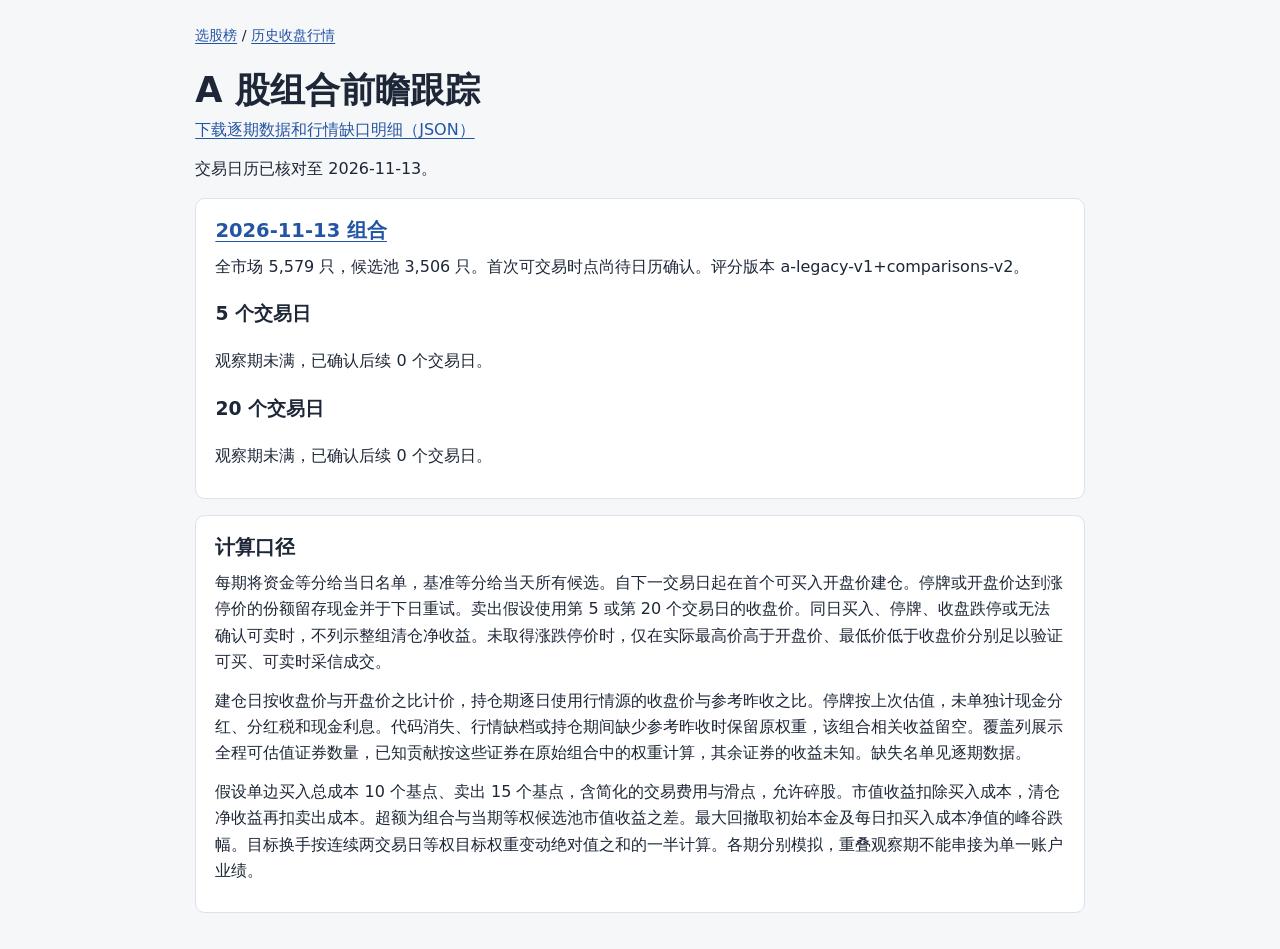
<file: docs/history/performance.html>
<!doctype html><html lang="zh-CN"><head><meta charset="utf-8"><meta name="viewport" content="width=device-width, initial-scale=1"><title>A 股组合前瞻跟踪</title><link rel="stylesheet" href="archive.css"></head><body><nav><a href="../">选股榜</a> / <a href="./">历史收盘行情</a></nav><main><h1>A 股组合前瞻跟踪</h1><p><a href="./performance.json">下载逐期数据和行情缺口明细（JSON）</a></p><p>交易日历已核对至 2026-11-13。</p><section><h2><a href="./2026-11-13/ranking.html">2026-11-13 组合</a></h2><p>全市场 5,579 只，候选池 3,506 只。首次可交易时点尚待日历确认。评分版本 a-legacy-v1+comparisons-v2。</p><h3>5 个交易日</h3><p>观察期未满，已确认后续 0 个交易日。</p><h3>20 个交易日</h3><p>观察期未满，已确认后续 0 个交易日。</p></section><section><h2>计算口径</h2><p>每期将资金等分给当日名单，基准等分给当天所有候选。自下一交易日起在首个可买入开盘价建仓。停牌或开盘价达到涨停价的份额留存现金并于下日重试。卖出假设使用第 5 或第 20 个交易日的收盘价。同日买入、停牌、收盘跌停或无法确认可卖时，不列示整组清仓净收益。未取得涨跌停价时，仅在实际最高价高于开盘价、最低价低于收盘价分别足以验证可买、可卖时采信成交。</p><p>建仓日按收盘价与开盘价之比计价，持仓期逐日使用行情源的收盘价与参考昨收之比。停牌按上次估值，未单独计现金分红、分红税和现金利息。代码消失、行情缺档或持仓期间缺少参考昨收时保留原权重，该组合相关收益留空。覆盖列展示全程可估值证券数量，已知贡献按这些证券在原始组合中的权重计算，其余证券的收益未知。缺失名单见逐期数据。</p><p>假设单边买入总成本 10 个基点、卖出 15 个基点，含简化的交易费用与滑点，允许碎股。市值收益扣除买入成本，清仓净收益再扣卖出成本。超额为组合与当期等权候选池市值收益之差。最大回撤取初始本金及每日扣买入成本净值的峰谷跌幅。目标换手按连续两交易日等权目标权重变动绝对值之和的一半计算。各期分别模拟，重叠观察期不能串接为单一账户业绩。</p></section></main></body></html>
</file>
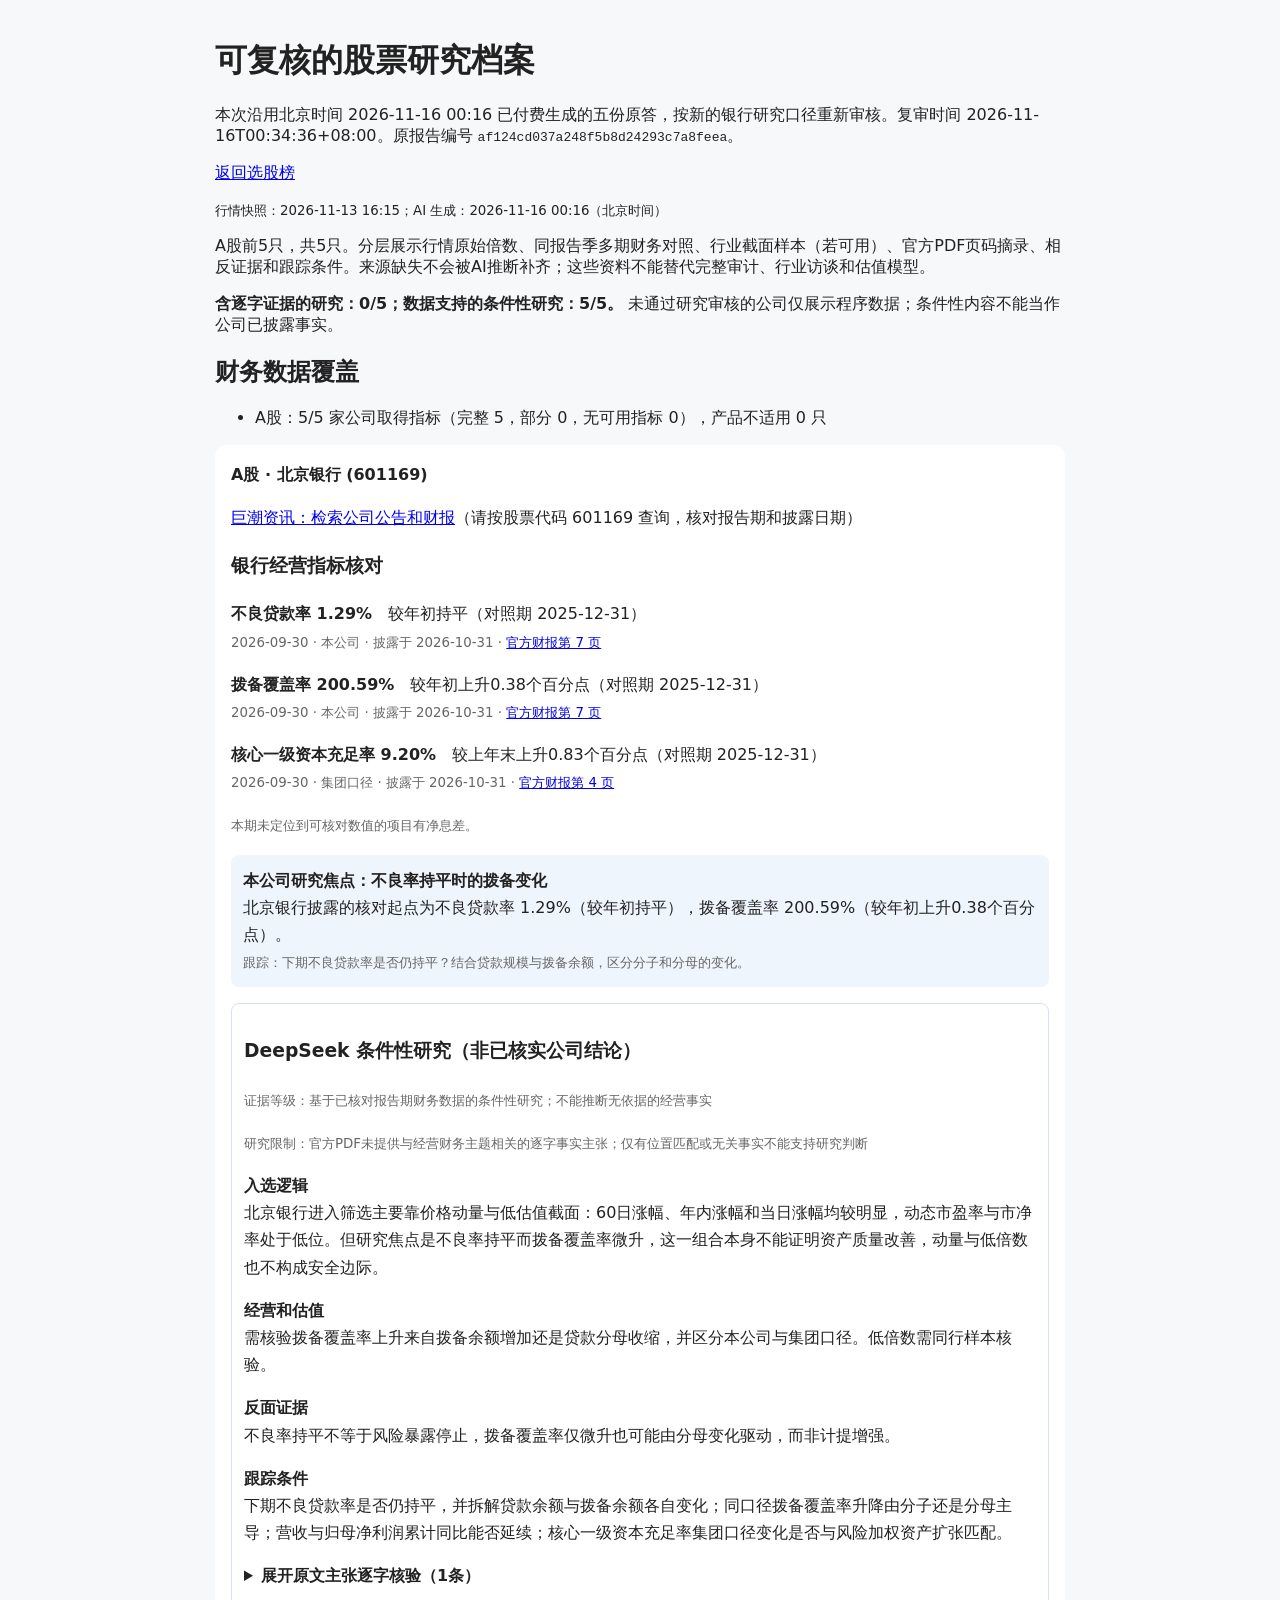
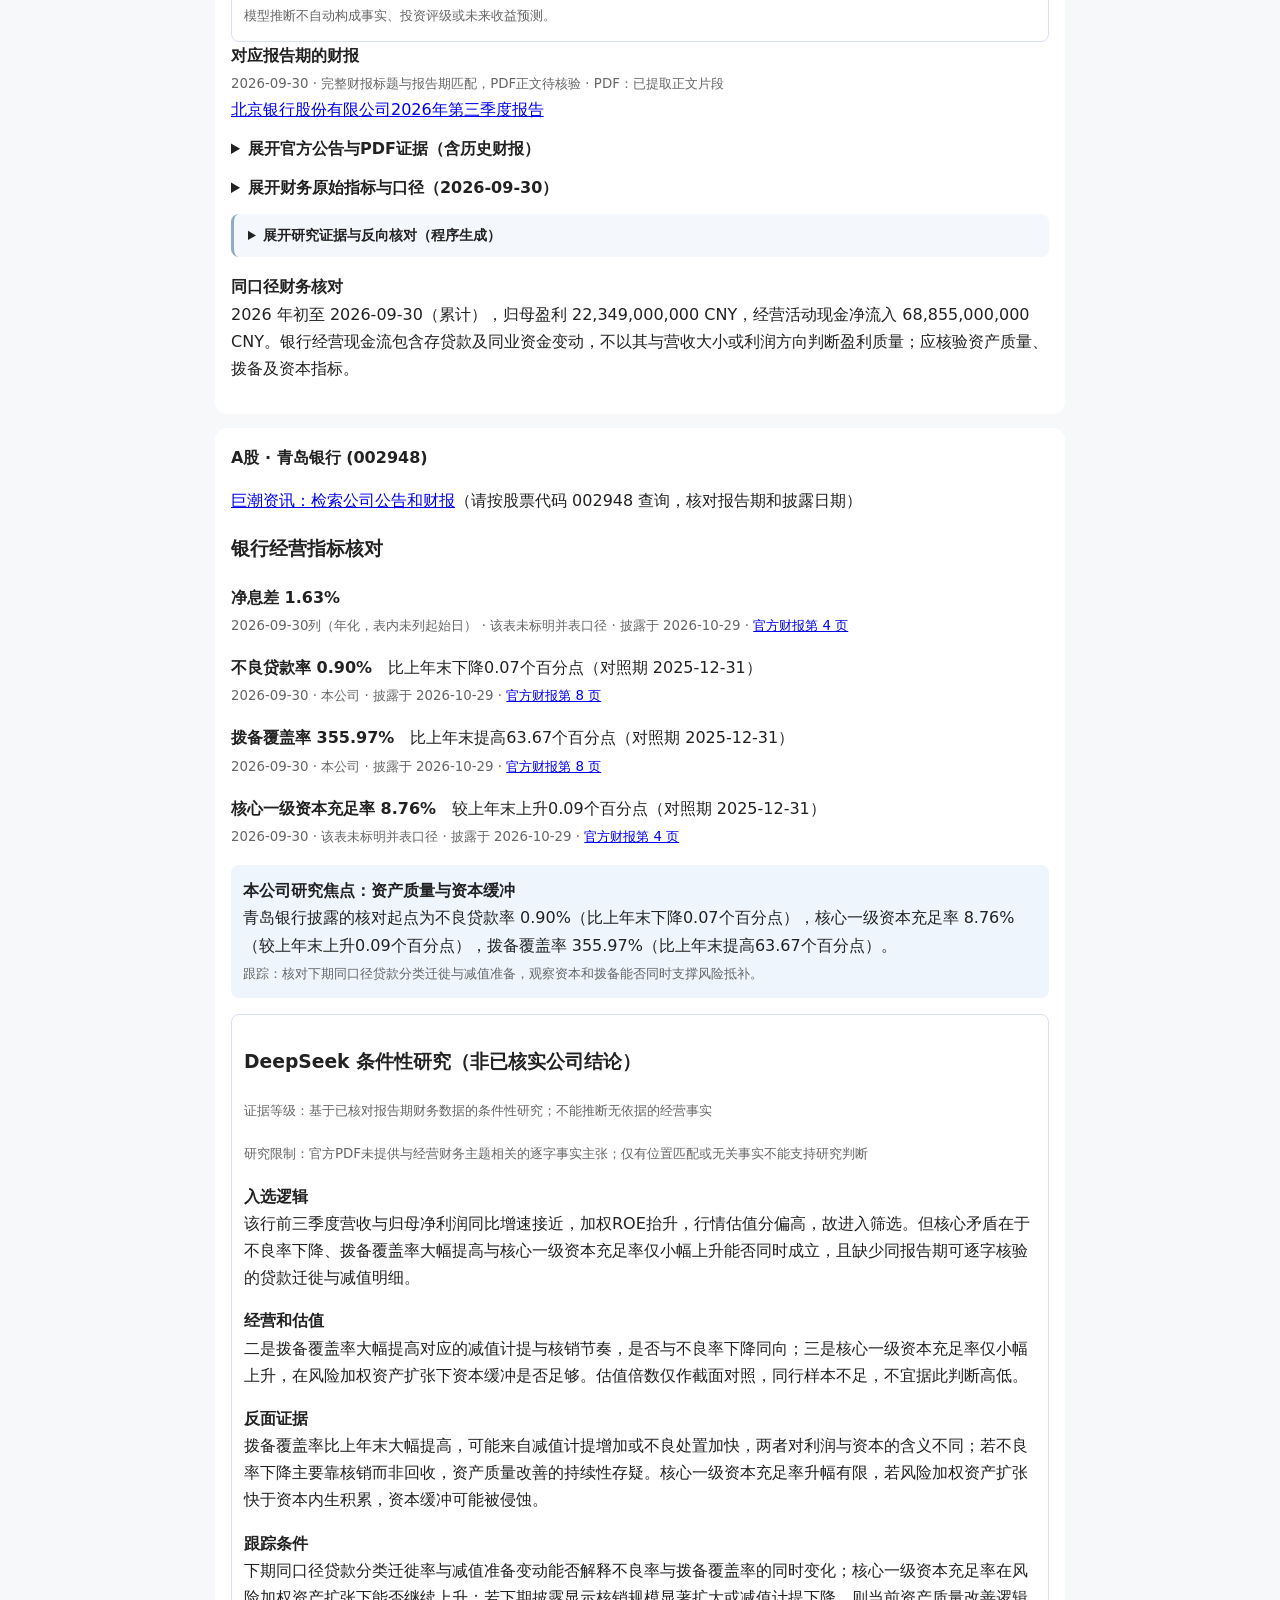
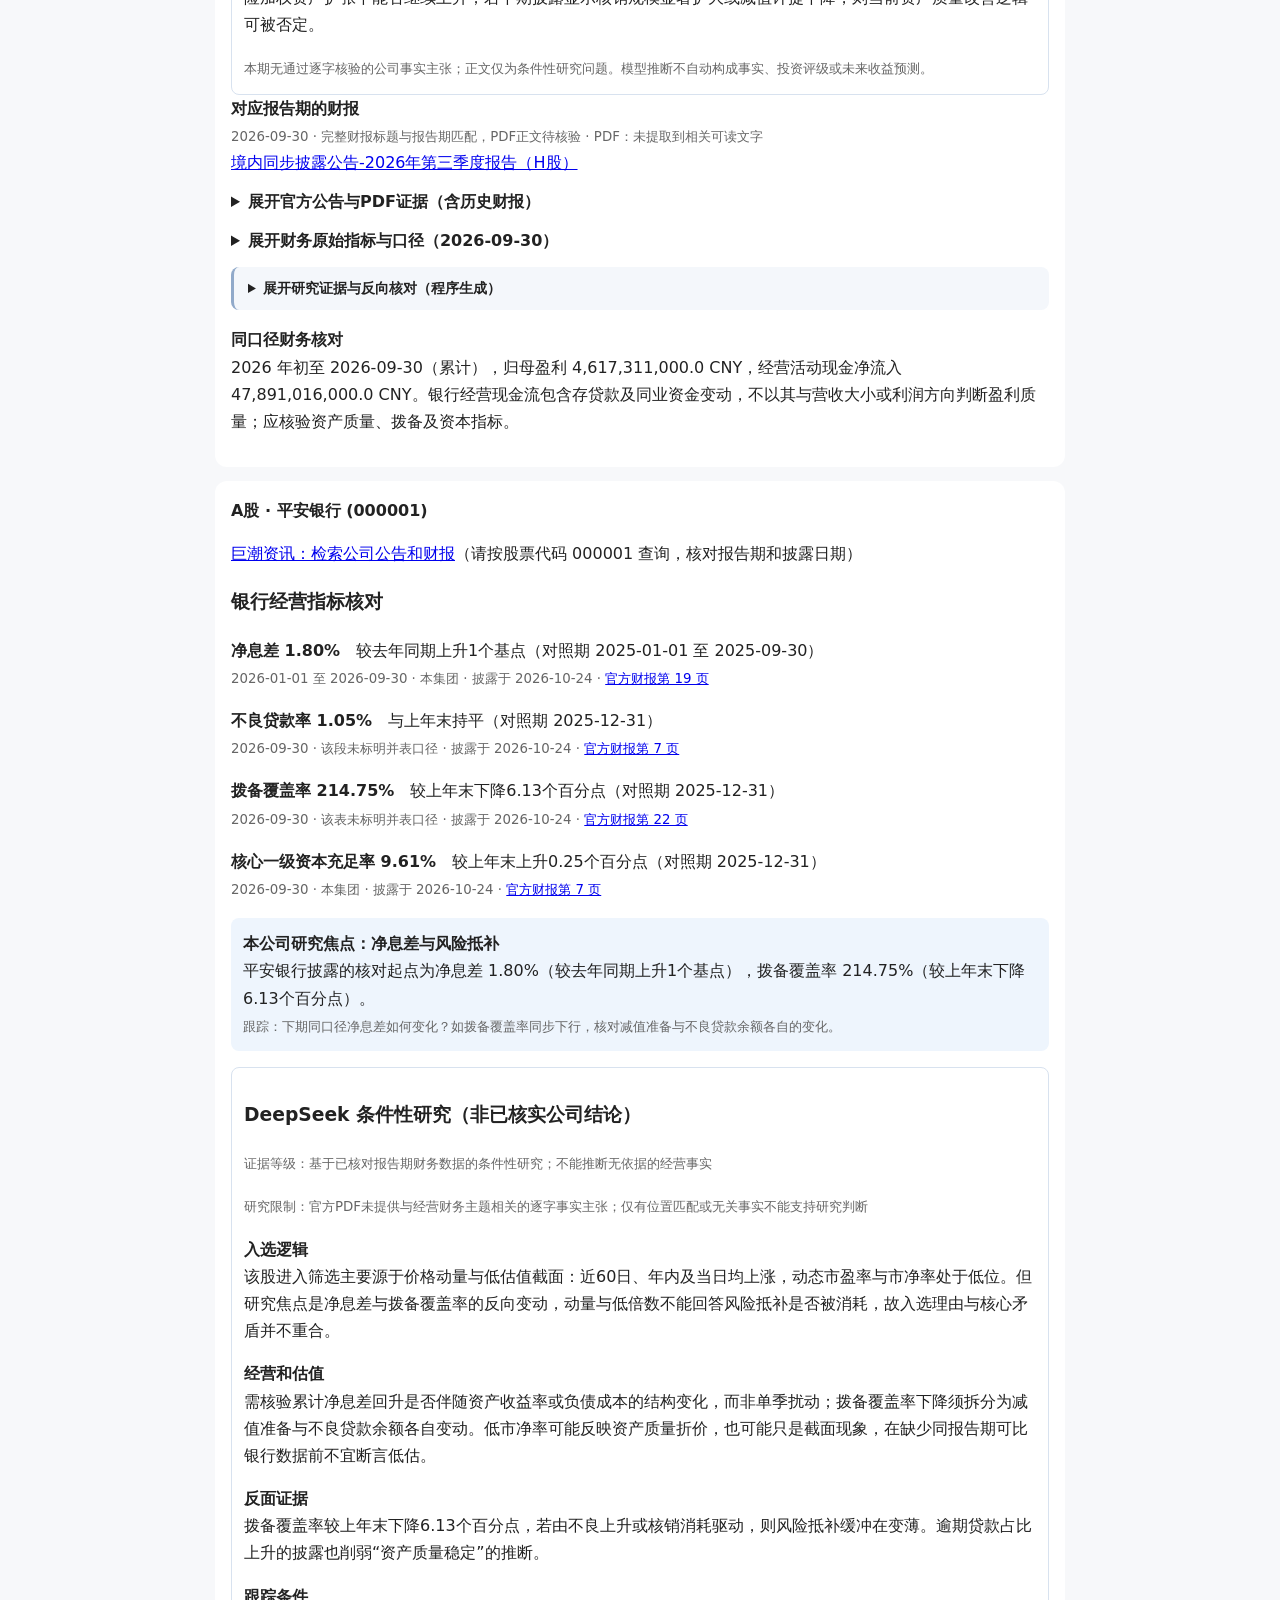
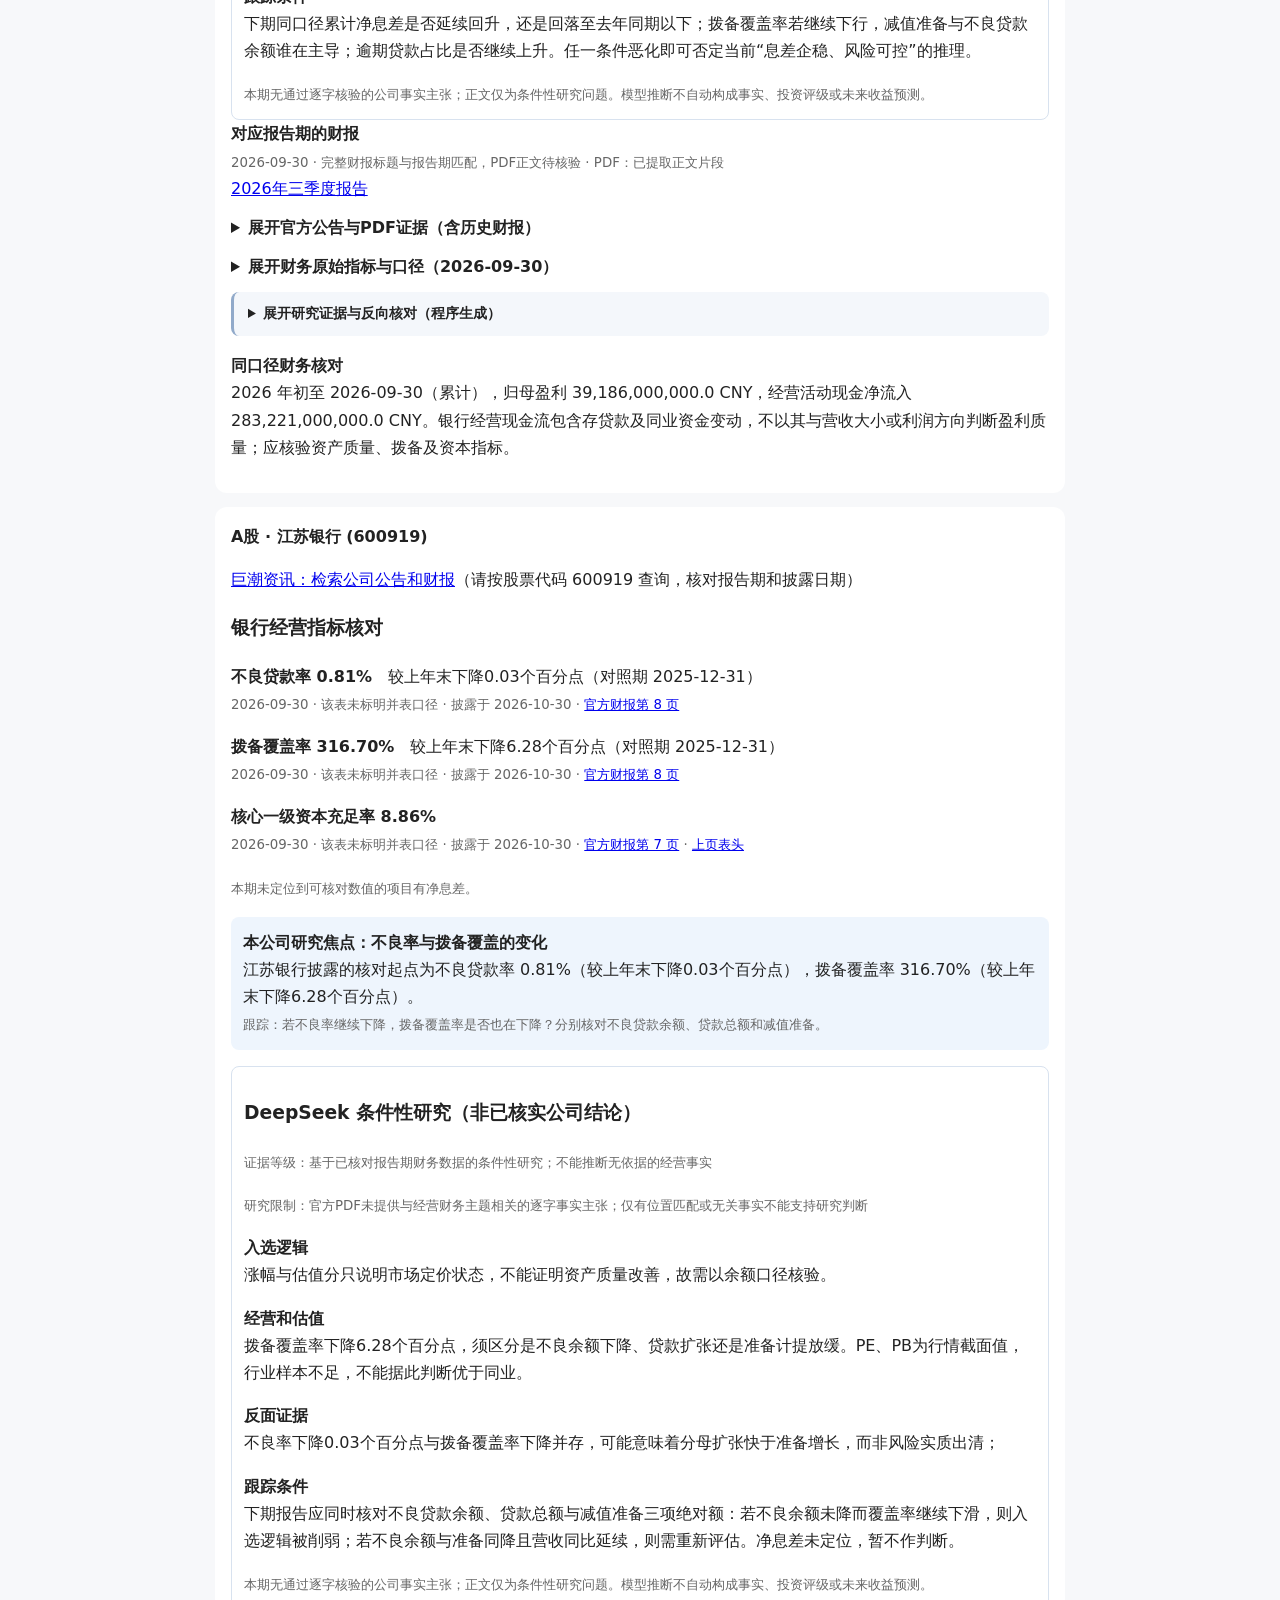
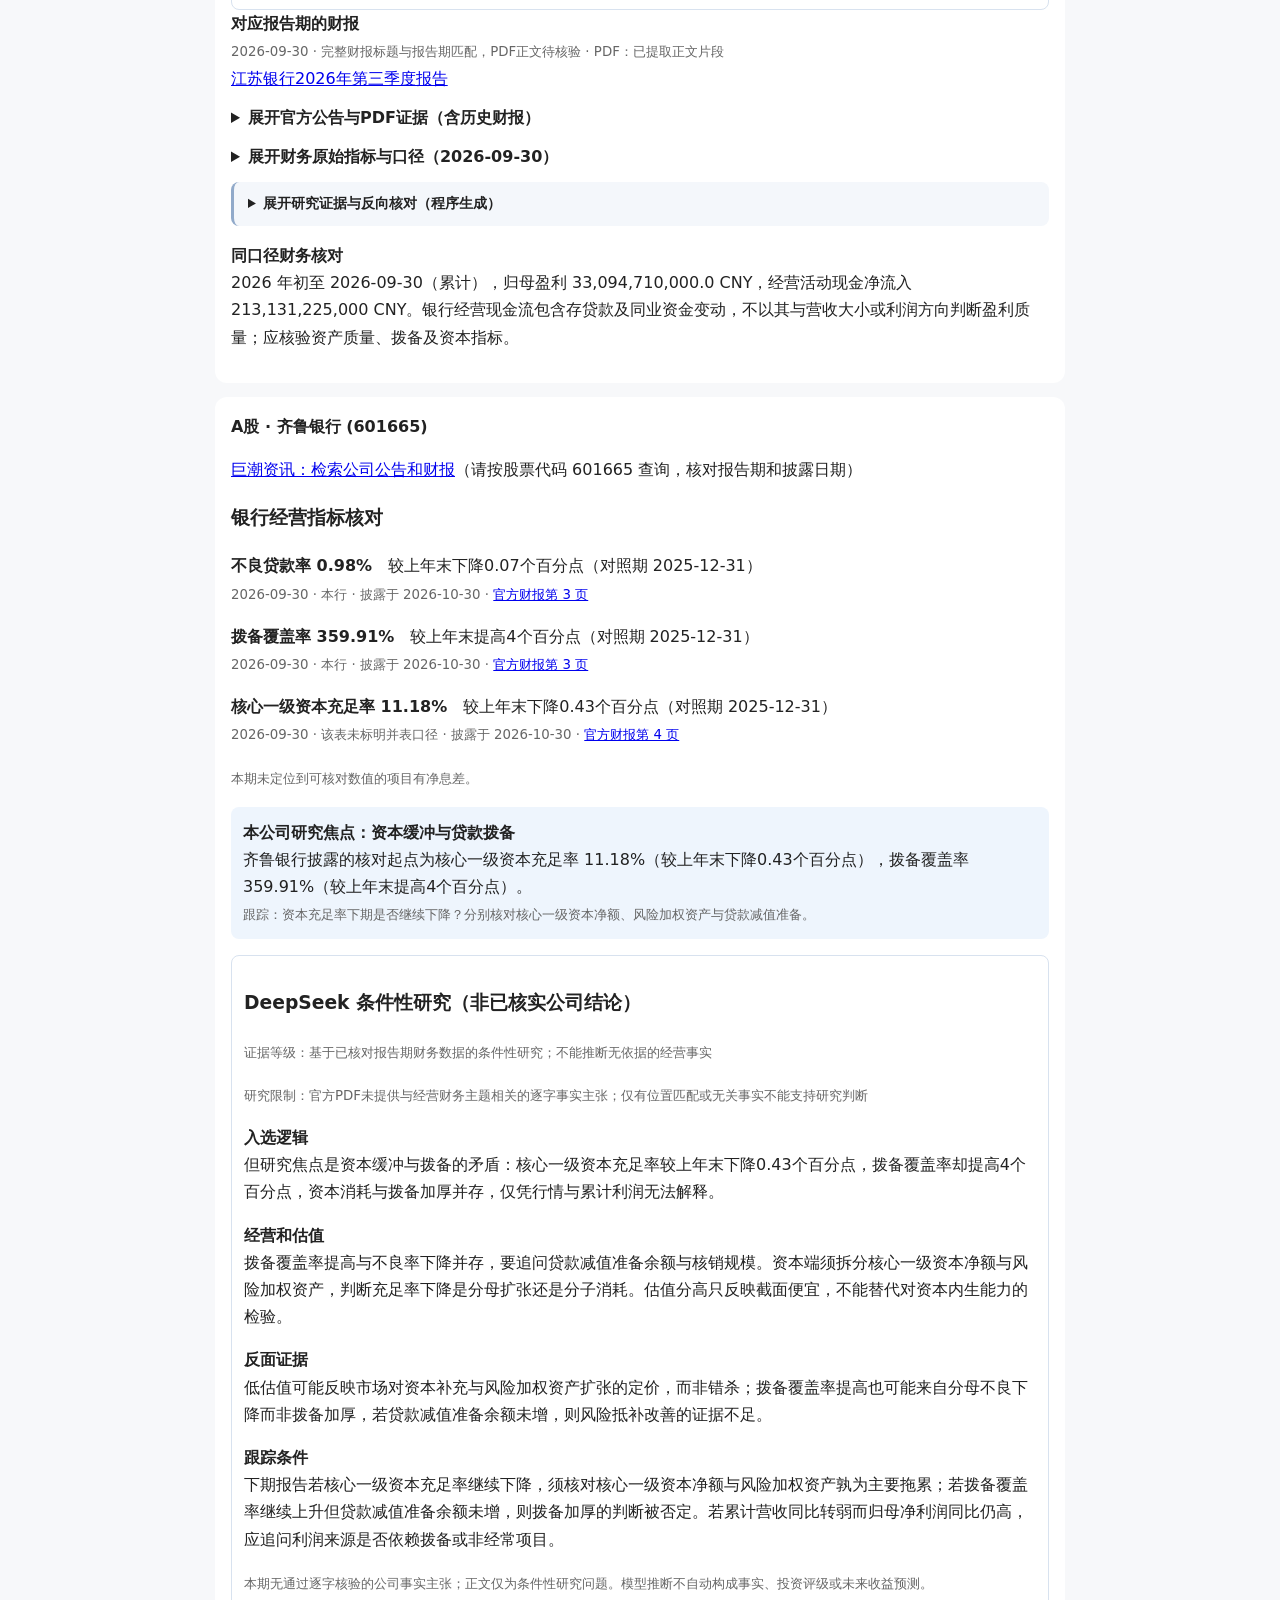
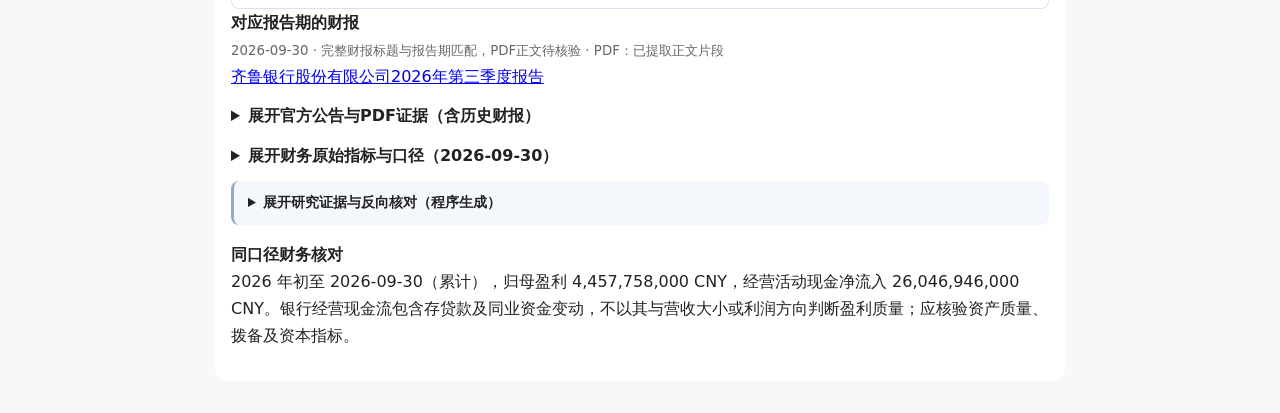
<file: docs/history/2026-11-13/ai-bank-reviewed.html>
<!doctype html><html lang="zh-CN"><meta charset="utf-8"><meta name="viewport" content="width=device-width,initial-scale=1"><title>AI 股票研究</title><meta name="research-original-generation-id" content="af124cd037a248f5b8d24293c7a8feea"><meta name="research-reviewed-at" content="2026-11-16T00:34:36+08:00"><meta name="research-audit-version" content="evidence-scope-v2"><meta name="research-generation-id" content="7d2681103b17462da0236d64d1e54164">
<style>body{font-family:system-ui,-apple-system,sans-serif;background:#f7f8fa;color:#222;max-width:850px;margin:auto;padding:18px}article{background:white;padding:16px;border-radius:12px;margin:14px 0;line-height:1.7}article blockquote{white-space:pre-wrap}article small{color:#666}article .research-brief{background:#f4f7fb;border-left:3px solid #91aaca;padding:10px 14px;border-radius:8px;font-size:14px}article .ai-insight{border:1px solid #d8e2ef;padding:12px;border-radius:8px}article .issuer-focus{background:#eef5fd;padding:12px;border-radius:8px}article .limited{background:#f9f9f9}article details{margin:12px 0}article summary{cursor:pointer;font-weight:600}article .research-brief ul{margin:6px 0 16px;padding-left:20px}</style>
<meta name="research-approved-count" content="0"><meta name="research-limited-count" content="5"><meta name="research-total-count" content="5">
<h1>可复核的股票研究档案</h1><p class="bank-review-provenance">本次沿用北京时间 2026-11-16 00:16 已付费生成的五份原答，按新的银行研究口径重新审核。复审时间 2026-11-16T00:34:36+08:00。原报告编号 <code>af124cd037a248f5b8d24293c7a8feea</code>。</p><p><a href="./">返回选股榜</a></p>
<small>行情快照：2026-11-13 16:15；AI 生成：2026-11-16 00:16（北京时间）</small>
<p>A股前5只，共5只。分层展示行情原始倍数、同报告季多期财务对照、行业截面样本（若可用）、官方PDF页码摘录、相反证据和跟踪条件。来源缺失不会被AI推断补齐；这些资料不能替代完整审计、行业访谈和估值模型。</p>
<p><b>含逐字证据的研究：0/5；数据支持的条件性研究：5/5。</b> 未通过研究审核的公司仅展示程序数据；条件性内容不能当作公司已披露事实。</p>
<section><h2>财务数据覆盖</h2><ul><li>A股：5/5 家公司取得指标（完整 5，部分 0，无可用指标 0），产品不适用 0 只</li></ul></section>
<article><b id="stock-601169">A股 · 北京银行 (601169)</b>
<p><a href="https://www.cninfo.com.cn/new/index" target="_blank" rel="noopener noreferrer">巨潮资讯：检索公司公告和财报</a>（请按股票代码 601169 查询，核对报告期和披露日期）</p>
<section class="bank-evidence"><h3>银行经营指标核对</h3><p><b>不良贷款率 1.29%</b>　较年初持平（对照期 2025-12-31）<br><small>2026-09-30 · 本公司 · 披露于 2026-10-31 · <a href="https://static.cninfo.com.cn/finalpage/2026-10-31/1225649745.PDF#page=7">官方财报第 7 页</a></small></p><p><b>拨备覆盖率 200.59%</b>　较年初上升0.38个百分点（对照期 2025-12-31）<br><small>2026-09-30 · 本公司 · 披露于 2026-10-31 · <a href="https://static.cninfo.com.cn/finalpage/2026-10-31/1225649745.PDF#page=7">官方财报第 7 页</a></small></p><p><b>核心一级资本充足率 9.20%</b>　较上年末上升0.83个百分点（对照期 2025-12-31）<br><small>2026-09-30 · 集团口径 · 披露于 2026-10-31 · <a href="https://static.cninfo.com.cn/finalpage/2026-10-31/1225649745.PDF#page=4">官方财报第 4 页</a></small></p><p><small>本期未定位到可核对数值的项目有净息差。</small></p></section>
<p class="issuer-focus"><b>本公司研究焦点：不良率持平时的拨备变化</b><br>北京银行披露的核对起点为不良贷款率 1.29%（较年初持平），拨备覆盖率 200.59%（较年初上升0.38个百分点）。<br><small>跟踪：下期不良贷款率是否仍持平？结合贷款规模与拨备余额，区分分子和分母的变化。</small></p>
<section class="ai-insight"><h3>DeepSeek 条件性研究（非已核实公司结论）</h3><p><small>证据等级：基于已核对报告期财务数据的条件性研究；不能推断无依据的经营事实</small></p><p><small>研究限制：官方PDF未提供与经营财务主题相关的逐字事实主张；仅有位置匹配或无关事实不能支持研究判断</small></p><p><b>入选逻辑</b><br>北京银行进入筛选主要靠价格动量与低估值截面：60日涨幅、年内涨幅和当日涨幅均较明显，动态市盈率与市净率处于低位。但研究焦点是不良率持平而拨备覆盖率微升，这一组合本身不能证明资产质量改善，动量与低倍数也不构成安全边际。</p><p><b>经营和估值</b><br>需核验拨备覆盖率上升来自拨备余额增加还是贷款分母收缩，并区分本公司与集团口径。低倍数需同行样本核验。</p><p><b>反面证据</b><br>不良率持平不等于风险暴露停止，拨备覆盖率仅微升也可能由分母变化驱动，而非计提增强。</p><p><b>跟踪条件</b><br>下期不良贷款率是否仍持平，并拆解贷款余额与拨备余额各自变化；同口径拨备覆盖率升降由分子还是分母主导；营收与归母净利润累计同比能否延续；核心一级资本充足率集团口径变化是否与风险加权资产扩张匹配。</p><details><summary>展开原文主张逐字核验（1条）</summary><blockquote><b>直接披露（逐字摘录）：</b>报告期内，本公司坚持价值经营导向，统筹推动效益增长、结构改善和质量提升。<p><small>对应PDF原句：报告期内，本公司坚持价值经营导向，统筹推动效益增长、结构改善和质量提升。</small></p> <a rel="noopener noreferrer" target="_blank" href="https://static.cninfo.com.cn/finalpage/2026-10-31/1225649745.PDF#page=7">D1 p7</a><small> · 单位：未定位；期间：报告期末，本公司资产总额    47,656.44亿元、较年初下降3.50%。2026年前三季度，；主体范围：原句明示公司或集团主体；不据此认证合并口径或支持正文推断</small></blockquote><small>仅证明PDF位置与文字匹配，不自动证明AI解释的因果关系。</small></details><small>模型推断不自动构成事实、投资评级或未来收益预测。</small></section>
<section><b>对应报告期的财报</b><br><small>2026-09-30 · 完整财报标题与报告期匹配，PDF正文待核验 · PDF：已提取正文片段</small>
<div><a href="https://static.cninfo.com.cn/finalpage/2026-10-31/1225649745.PDF" rel="noopener noreferrer" target="_blank">北京银行股份有限公司2026年第三季度报告</a></div>
</section>
<details class="source-docs"><summary>展开官方公告与PDF证据（含历史财报）</summary><small>巨潮资讯 · 近期索引 2026-10-15 至 2026-11-13 · 已取得公告索引</small>
<div>2026-10-31　<a href="https://static.cninfo.com.cn/finalpage/2026-10-31/1225649745.PDF" rel="noopener noreferrer" target="_blank">北京银行股份有限公司2026年第三季度报告</a></div>
<small>已提取正文片段</small>
<details><summary>D1 p2 · 查看正文摘录及表格口径</summary><blockquote>表头：项目                年初至报告期末         上年同期       年初至报告期末比上年
单位：单位：百万元     币种：人民币
期间上下文：项目                年初至报告期末         上年同期       年初至报告期末比上年
项目                年初至报告期末         上年同期       年初至报告期末比上年
同期增减变动幅度（%）
经营活动产生的现金流量净额                         68,855       333,319           (79.34)
单位：百万元     币种：人民币
本报告期比                        年初至报告</blockquote><a href="https://static.cninfo.com.cn/finalpage/2026-10-31/1225649745.PDF#page=2">打开官方 PDF 对应页</a></details>
<details><summary>D1 p3 · 查看正文摘录及表格口径</summary><blockquote>表头：未定位
单位：单位：百万元   币种：人民币
期间上下文：未定位
单位：百万元   币种：人民币
（三）主要会计数据、财务指标发生变动的情况、原因
√适用  □不适用
项目名称              变动比例（%）                主要原因
经营活动产生的现金流量净额_年初            (79.34)    吸收存款和同业及其他金融机构存放款项
至报告期末                                  净增加额的减少</blockquote><a href="https://static.cninfo.com.cn/finalpage/2026-10-31/1225649745.PDF#page=3">打开官方 PDF 对应页</a></details>
<details><summary>D1 p7 · 查看正文摘录及表格口径</summary><blockquote>表头：未定位
单位：未定位
期间上下文：报告期末，本公司资产总额    47,656.44亿元、较年初下降3.50%。2026年前三季度，
报告期内，本公司坚持价值经营导向，统筹推动效益增长、结构改善和质量提升。
报告期末，本公司资产总额    47,656.44亿元、较年初下降3.50%。2026年前三季度，
本公司实现营业收入   548.15亿元、同比增长 6.26%，归属于母公司股东净利润   223.49
亿元、同比增长  6.10%，加权平均净资产收益率   9.96%、同比上升 0.10%，盈利水平
稳步提升。本公司积极做好金融“五篇大文章”，持续优化信贷资产结构，聚焦科技</blockquote><a href="https://static.cninfo.com.cn/finalpage/2026-10-31/1225649745.PDF#page=7">打开官方 PDF 对应页</a></details>
<details><summary>D1 p14 · 查看正文摘录及表格口径</summary><blockquote>表头：未定位
单位：未定位
期间上下文：北京银行股份有限公司2026年第三季度报告
截至6月末，审批通过   25个项目、授信  182亿元，有力支持重点项目建设。服务京
津冀协同发展，紧扣区域“六链七群”产业布局，强化链主企业与上下游客户营销服
务。与北京市教委签署战略合作协议，连续      20年支持北京市“紫禁杯”教育奖励基
金，为首都教育事业贡献金融力量。全面启动工会卡三年提升工程，整合国企资源共
建“京喜惠”平台，推出“京彩新春消费季”“京彩活力充能季”等消费活动，拓宽</blockquote><a href="https://static.cninfo.com.cn/finalpage/2026-10-31/1225649745.PDF#page=14">打开官方 PDF 对应页</a></details>
<div>2026-10-27　<a href="https://static.cninfo.com.cn/finalpage/2026-10-27/1225622703.PDF" rel="noopener noreferrer" target="_blank">北京银行股份有限公司关于召开2026年第三季度业绩说明会的公告</a></div>
<small>未提取到相关可读文字</small>
<div>2026-10-31　<a href="https://static.cninfo.com.cn/finalpage/2026-10-31/1225649734.PDF" rel="noopener noreferrer" target="_blank">北京银行股份有限公司关于召开2026年第二次临时股东会的通知</a></div>
<small>已提取正文片段</small>
<details><summary>D3 p7 · 查看正文摘录及表格口径</summary><blockquote>表头：未定位
单位：未定位
期间上下文：未定位
注：
1、上述回执的剪报、复印件或按以上格式自制均有效。
2、本回执在填妥及签署后于2026年11月23日之前以专人、邮寄或传真方式送达本行董事会
办公室。</blockquote><a href="https://static.cninfo.com.cn/finalpage/2026-10-31/1225649734.PDF#page=7">打开官方 PDF 对应页</a></details>
</details>
<details class="finance"><summary>展开财务原始指标与口径（2026-09-30）</summary><small><div>来源：东方财富（AKShare 主要指标、现金流量表，按报告期）</div><div>状态：可用</div><div>报告期：2026-09-30</div><div>披露日期：2026-10-31</div><div>报告币种：CNY</div><div>期间：2026 年初至报告期末（累计）</div><div>营业总收入：54,815,000,000 CNY（累计）</div><div>归母净利润：22,349,000,000 CNY（累计）</div><div>加权 ROE：7.47 %（报告期）</div><div>资产负债率：90.9230315987 %（期末）</div><div>营业总收入同比：6.255330697061 %（累计同比）</div><div>归母净利润同比：6.100455753893 %（累计同比）</div><div>基本每股收益：1.0 CNY/股（累计）</div><div>经营活动现金流量净额：68,855,000,000 CNY（期间合计）</div></small></details>
<details class="research-brief"><summary>展开研究证据与反向核对（程序生成）</summary>
<p><b>入选依据（快照）</b><br>评分 86.8；趋势分 92.1；活跃分 61.9；估值分 99.4；涨跌幅 2.5；换手率 1.46；选股规则解释：60日涨 +23.4%，今年以来 +18.4%，今日 +2.5%，换手率 1.5%，市盈率 4 倍；评分是相对排名，不是收益概率；估值分不等于市盈率</p>
<p><b>财务变化（第三方）</b><br>营收同比增长（第三方财务指标：营业总收入同比）；归母净利润同比增长（第三方财务指标：归母净利润同比；增长不等于已盈利）</p>
<p><b>研究资料覆盖：</b>扩展证据研究（分级只反映证据完整性，不是买入评级）</p>
<p><b>同报告季跨年财务对照</b></p><ul><li>收入：2026-09-30 = 54815000000 CNY；2025-09-30 = 51588000000 CNY（同报告季对照）</li><li>归母净利润：2026-09-30 = 22349000000 CNY；2025-09-30 = 21064000000 CNY（同报告季对照）</li><li>经营现金流净额：2026-09-30 = 68855000000 CNY；2025-09-30 = 333319000000 CNY（同报告季对照）</li><li>ROE：2026-09-30 = 7.47 %；2025-09-30 = 7.395 %（同报告季对照）</li><li>资产负债率：2026-09-30 = 90.9230315987 %；2025-09-30 = 92.0865282825 %（同报告季对照）</li><li>收入同比：2026-09-30 = 6.255330697061 %；2025-09-30 = -1.079557438975 %（同报告季对照）</li><li>归母净利润同比：2026-09-30 = 6.100455753893 %；2025-09-30 = 0.257020466445 %（同报告季对照）</li></ul>
<p><b>估值与可用行业样本</b></p><ul><li>估值依据：行情倍数可用，仅作截面对照</li><li>行情动态PE 4.37 倍（非TTM）</li><li>行情PB 0.45 倍</li><li>行业估值样本不足或未核实，不声称优于同行</li><li>同报告期同行财务对照：样本不足或未核实，不给出同行领先结论</li></ul>
<p><b>反面证据 / 研究限制</b></p><ul><li>银行经营现金流包含存贷款及同业资金变动，不能凭其与营收大小或利润方向判断现金流异常、盈利质量或回款质量</li><li>尚未获得证明行业优势、长期盈利改善或估值低估的独立证据</li></ul>
<p><b>三种经营假设与证伪条件</b></p><ul><li>改善假设：下期同口径营收同比保持改善，且解释具有持续证据；同时核验归母净利润同比变化能否延续，且绝对额盈亏口径一致</li><li>维持假设：行业估值样本仍不充分时不作同行高低判断；在新披露不足时只保留规则化市场观察</li><li>恶化假设：下期营收同比转弱，须重新评估增长持续性；并关注公司官方风险公告能否证实变化</li></ul>
<p><b>下期验证清单</b></p><ul><li>下期不良贷款率是否仍持平？结合贷款规模与拨备余额，区分分子和分母的变化。</li><li>核验同口径净息差、不良贷款率、拨备覆盖率、资本充足率及存贷款变动；缺失不作推断</li><li>下期同口径营业收入同比是否改善或转弱</li></ul>
<p><b>来源覆盖情况</b></p><ul><li>财务指标：可用（8 项）</li><li>指标报告期：2026-09-30</li><li>对应期官方PDF：已读取 4 个带页码片段，仅为摘录、非全篇审计</li><li>官方证据：3 条纳入展示（含历史财报）；已读摘录 5 段</li><li>部分PDF摘录缺少单位、表头或期间上下文，禁止从这些摘录引用金额</li><li>银行研究口径依据：银行名称与对应期官方报告标题一致（非监管行业认证）</li><li>研究证据等级：扩展证据研究</li><li>待补证：同一行业合格样本有估值对照</li></ul>
</details>
<p><b>同口径财务核对</b><br>2026 年初至 2026-09-30（累计），归母盈利 22,349,000,000 CNY，经营活动现金净流入 68,855,000,000 CNY。银行经营现金流包含存贷款及同业资金变动，不以其与营收大小或利润方向判断盈利质量；应核验资产质量、拨备及资本指标。</p>
</article>
<article><b id="stock-002948">A股 · 青岛银行 (002948)</b>
<p><a href="https://www.cninfo.com.cn/new/index" target="_blank" rel="noopener noreferrer">巨潮资讯：检索公司公告和财报</a>（请按股票代码 002948 查询，核对报告期和披露日期）</p>
<section class="bank-evidence"><h3>银行经营指标核对</h3><p><b>净息差 1.63%</b>　<br><small>2026-09-30列（年化，表内未列起始日） · 该表未标明并表口径 · 披露于 2026-10-29 · <a href="https://static.cninfo.com.cn/finalpage/2026-10-29/1225636250.PDF#page=4">官方财报第 4 页</a></small></p><p><b>不良贷款率 0.90%</b>　比上年末下降0.07个百分点（对照期 2025-12-31）<br><small>2026-09-30 · 本公司 · 披露于 2026-10-29 · <a href="https://static.cninfo.com.cn/finalpage/2026-10-29/1225636250.PDF#page=8">官方财报第 8 页</a></small></p><p><b>拨备覆盖率 355.97%</b>　比上年末提高63.67个百分点（对照期 2025-12-31）<br><small>2026-09-30 · 本公司 · 披露于 2026-10-29 · <a href="https://static.cninfo.com.cn/finalpage/2026-10-29/1225636250.PDF#page=8">官方财报第 8 页</a></small></p><p><b>核心一级资本充足率 8.76%</b>　较上年末上升0.09个百分点（对照期 2025-12-31）<br><small>2026-09-30 · 该表未标明并表口径 · 披露于 2026-10-29 · <a href="https://static.cninfo.com.cn/finalpage/2026-10-29/1225636250.PDF#page=4">官方财报第 4 页</a></small></p></section>
<p class="issuer-focus"><b>本公司研究焦点：资产质量与资本缓冲</b><br>青岛银行披露的核对起点为不良贷款率 0.90%（比上年末下降0.07个百分点），核心一级资本充足率 8.76%（较上年末上升0.09个百分点），拨备覆盖率 355.97%（比上年末提高63.67个百分点）。<br><small>跟踪：核对下期同口径贷款分类迁徙与减值准备，观察资本和拨备能否同时支撑风险抵补。</small></p>
<section class="ai-insight"><h3>DeepSeek 条件性研究（非已核实公司结论）</h3><p><small>证据等级：基于已核对报告期财务数据的条件性研究；不能推断无依据的经营事实</small></p><p><small>研究限制：官方PDF未提供与经营财务主题相关的逐字事实主张；仅有位置匹配或无关事实不能支持研究判断</small></p><p><b>入选逻辑</b><br>该行前三季度营收与归母净利润同比增速接近，加权ROE抬升，行情估值分偏高，故进入筛选。但核心矛盾在于不良率下降、拨备覆盖率大幅提高与核心一级资本充足率仅小幅上升能否同时成立，且缺少同报告期可逐字核验的贷款迁徙与减值明细。</p><p><b>经营和估值</b><br>二是拨备覆盖率大幅提高对应的减值计提与核销节奏，是否与不良率下降同向；三是核心一级资本充足率仅小幅上升，在风险加权资产扩张下资本缓冲是否足够。估值倍数仅作截面对照，同行样本不足，不宜据此判断高低。</p><p><b>反面证据</b><br>拨备覆盖率比上年末大幅提高，可能来自减值计提增加或不良处置加快，两者对利润与资本的含义不同；若不良率下降主要靠核销而非回收，资产质量改善的持续性存疑。核心一级资本充足率升幅有限，若风险加权资产扩张快于资本内生积累，资本缓冲可能被侵蚀。</p><p><b>跟踪条件</b><br>下期同口径贷款分类迁徙率与减值准备变动能否解释不良率与拨备覆盖率的同时变化；核心一级资本充足率在风险加权资产扩张下能否继续上升；若下期披露显示核销规模显著扩大或减值计提下降，则当前资产质量改善逻辑可被否定。</p><small>本期无通过逐字核验的公司事实主张；正文仅为条件性研究问题。</small><small>模型推断不自动构成事实、投资评级或未来收益预测。</small></section>
<section><b>对应报告期的财报</b><br><small>2026-09-30 · 完整财报标题与报告期匹配，PDF正文待核验 · PDF：未提取到相关可读文字</small>
<div><a href="https://static.cninfo.com.cn/finalpage/2026-10-29/1225637485.PDF" rel="noopener noreferrer" target="_blank">境内同步披露公告-2026年第三季度报告（H股）</a></div>
</section>
<details class="source-docs"><summary>展开官方公告与PDF证据（含历史财报）</summary><small>巨潮资讯 · 近期索引 2026-10-15 至 2026-11-13 · 已取得公告索引</small>
<div>2026-10-29　<a href="https://static.cninfo.com.cn/finalpage/2026-10-29/1225637485.PDF" rel="noopener noreferrer" target="_blank">境内同步披露公告-2026年第三季度报告（H股）</a></div>
<small>未提取到相关可读文字</small>
<div>2026-10-29　<a href="https://static.cninfo.com.cn/finalpage/2026-10-29/1225636250.PDF" rel="noopener noreferrer" target="_blank">2026年三季度报告</a></div>
<small>已提取正文片段</small>
<details><summary>D2 p3 · 查看正文摘录及表格口径</summary><blockquote>表头：未定位
单位：金额单位：人民币千元
期间上下文：截至  2026年 9月 30日止报告期归属于母公司股东的净利润和报告期末归属于母
托管费收入等属于银行业正常经营性项目产生的损益，因此本公司未将其纳入非经常性损益的披露范围。
4.主要会计数据和财务指标发生变动的情况及原因
上述主要会计数据和财务指标增减变动幅度超过                30%的情况及主要原因如下：
金额单位：人民币千元
项目            2026年     比上年同期              主要原因</blockquote><a href="https://static.cninfo.com.cn/finalpage/2026-10-29/1225636250.PDF#page=3">打开官方 PDF 对应页</a></details>
<details><summary>D2 p3 · 查看正文摘录及表格口径</summary><blockquote>表头：项目            2026年     比上年同期              主要原因
单位：金额单位：人民币千元
期间上下文：未定位
金额单位：人民币千元
1-9月     增减幅度（%）
主要是同业往来产生的现金流量净额
经营活动产生的现金流量净额        47,891,016      266.83增加，而存贷款产生的现金流量净额
减少，部分抵销前者影响。
3</blockquote><a href="https://static.cninfo.com.cn/finalpage/2026-10-29/1225636250.PDF#page=3">打开官方 PDF 对应页</a></details>
<details><summary>D2 p7 · 查看正文摘录及表格口径</summary><blockquote>表头：未定位
单位：未定位
期间上下文：续增长的同时，向央行借款和同业存放款项实现较快增长。截至            2026年9月末，
末提高 0.77个百分点。
盈利能力稳步提升，营收利润较好增长。2026       年前三季度，本公司实现归属
于母公司股东的净利润    46.17亿元，同比增加  6.25亿元，增长 15.67%；营业收入
126.65亿元，同比增加 16.52亿元，增长 15.00%；加权平均净资产收益率（年化）
13.89%，同比提高0.73个百分点。报告期内，本公司扎根本地，服务实体，扩规</blockquote><a href="https://static.cninfo.com.cn/finalpage/2026-10-29/1225636250.PDF#page=7">打开官方 PDF 对应页</a></details>
<details><summary>D2 p13 · 查看正文摘录及表格口径</summary><blockquote>表头：未定位
单位：未定位
期间上下文：青岛银行股份有限公司   2026年第三季度报告
青岛银行股份有限公司   2026年第三季度报告
第三节     其他重要事项
一、实际控制人、股东、关联方、收购人以及本行等承诺相关方作出的承
诺及其履行情况
本行不存在实际控制人和收购人。2026           年第三季度，本行及本行股东、关</blockquote><a href="https://static.cninfo.com.cn/finalpage/2026-10-29/1225636250.PDF#page=13">打开官方 PDF 对应页</a></details>
<div>2026-11-03　<a href="https://static.cninfo.com.cn/finalpage/2026-11-03/1225652180.PDF" rel="noopener noreferrer" target="_blank">境内同步披露公告-截至二零二六年十月三十一日股份发行人的证券变动月报表</a></div>
<small>未提取到相关可读文字</small>
</details>
<details class="finance"><summary>展开财务原始指标与口径（2026-09-30）</summary><small><div>来源：东方财富（AKShare 主要指标、现金流量表，按报告期）</div><div>状态：可用</div><div>报告期：2026-09-30</div><div>披露日期：2026-10-29</div><div>报告币种：CNY</div><div>期间：2026 年初至报告期末（累计）</div><div>营业总收入：12,664,897,000.0 CNY（累计）</div><div>归母净利润：4,617,311,000.0 CNY（累计）</div><div>加权 ROE：10.4175 %（报告期）</div><div>资产负债率：93.3750113795 %（期末）</div><div>营业总收入同比：14.997795819821 %（累计同比）</div><div>归母净利润同比：15.667985849224 %（累计同比）</div><div>基本每股收益：0.75 CNY/股（累计）</div><div>经营活动现金流量净额：47,891,016,000.0 CNY（期间合计）</div></small></details>
<details class="research-brief"><summary>展开研究证据与反向核对（程序生成）</summary>
<p><b>入选依据（快照）</b><br>评分 85.7；趋势分 93.2；活跃分 67.9；估值分 96.0；涨跌幅 3.65；换手率 1.81；选股规则解释：60日涨 +13.8%，今年以来 +51.9%，今日 +3.6%，换手率 1.8%，市盈率 6 倍；评分是相对排名，不是收益概率；估值分不等于市盈率</p>
<p><b>财务变化（第三方）</b><br>营收同比增长（第三方财务指标：营业总收入同比）；归母净利润同比增长（第三方财务指标：归母净利润同比；增长不等于已盈利）</p>
<p><b>研究资料覆盖：</b>纵向财务研究（分级只反映证据完整性，不是买入评级）</p>
<p><b>同报告季跨年财务对照</b></p><ul><li>收入：2026-09-30 = 12664897000.0 CNY；2025-09-30 = 11013165000.0 CNY（同报告季对照）</li><li>归母净利润：2026-09-30 = 4617311000.0 CNY；2025-09-30 = 3991866000.0 CNY（同报告季对照）</li><li>经营现金流净额：2026-09-30 = 47891016000.0 CNY；2025-09-30 = 13055237000.0 CNY（同报告季对照）</li><li>ROE：2026-09-30 = 10.4175 %；2025-09-30 = 9.87 %（同报告季对照）</li><li>资产负债率：2026-09-30 = 93.3750113795 %；2025-09-30 = 93.840584253 %（同报告季对照）</li><li>收入同比：2026-09-30 = 14.997795819821 %；2025-09-30 = 5.02542916211 %（同报告季对照）</li><li>归母净利润同比：2026-09-30 = 15.667985849224 %；2025-09-30 = 15.541221119514 %（同报告季对照）</li></ul>
<p><b>估值与可用行业样本</b></p><ul><li>估值依据：行情倍数可用，仅作截面对照</li><li>行情动态PE 6.17 倍（非TTM）</li><li>行情PB 0.86 倍</li><li>行业估值样本不足或未核实，不声称优于同行</li><li>同报告期同行财务对照：样本不足或未核实，不给出同行领先结论</li></ul>
<p><b>反面证据 / 研究限制</b></p><ul><li>银行经营现金流包含存贷款及同业资金变动，不能凭其与营收大小或利润方向判断现金流异常、盈利质量或回款质量</li><li>财务指标缺少同报告期官方正文片段交叉核实</li></ul>
<p><b>三种经营假设与证伪条件</b></p><ul><li>改善假设：下期同口径营收同比保持改善，且解释具有持续证据；同时核验归母净利润同比变化能否延续，且绝对额盈亏口径一致</li><li>维持假设：行业估值样本仍不充分时不作同行高低判断；在新披露不足时只保留规则化市场观察</li><li>恶化假设：下期营收同比转弱，须重新评估增长持续性；并关注公司官方风险公告能否证实变化</li></ul>
<p><b>下期验证清单</b></p><ul><li>核对下期同口径贷款分类迁徙与减值准备，观察资本和拨备能否同时支撑风险抵补。</li><li>核验同口径净息差、不良贷款率、拨备覆盖率、资本充足率及存贷款变动；缺失不作推断</li><li>下期同口径营业收入同比是否改善或转弱</li></ul>
<p><b>来源覆盖情况</b></p><ul><li>财务指标：可用（8 项）</li><li>指标报告期：2026-09-30</li><li>对应期官方PDF：仅匹配标题，尚无可读正文摘录</li><li>官方证据：3 条纳入展示（含历史财报）；已读摘录 4 段</li><li>部分PDF摘录缺少单位、表头或期间上下文，禁止从这些摘录引用金额</li><li>银行研究口径依据：银行名称与对应期官方报告的本行表述一致（非监管行业认证）</li><li>研究证据等级：纵向财务研究</li><li>待补证：同报告期官方PDF有可读摘录；同报告期官方PDF表头/单位/期间齐备；同一行业合格样本有估值对照</li></ul>
</details>
<p><b>同口径财务核对</b><br>2026 年初至 2026-09-30（累计），归母盈利 4,617,311,000.0 CNY，经营活动现金净流入 47,891,016,000.0 CNY。银行经营现金流包含存贷款及同业资金变动，不以其与营收大小或利润方向判断盈利质量；应核验资产质量、拨备及资本指标。</p>
</article>
<article><b id="stock-000001">A股 · 平安银行 (000001)</b>
<p><a href="https://www.cninfo.com.cn/new/index" target="_blank" rel="noopener noreferrer">巨潮资讯：检索公司公告和财报</a>（请按股票代码 000001 查询，核对报告期和披露日期）</p>
<section class="bank-evidence"><h3>银行经营指标核对</h3><p><b>净息差 1.80%</b>　较去年同期上升1个基点（对照期 2025-01-01 至 2025-09-30）<br><small>2026-01-01 至 2026-09-30 · 本集团 · 披露于 2026-10-24 · <a href="https://static.cninfo.com.cn/finalpage/2026-10-24/1225620609.PDF#page=19">官方财报第 19 页</a></small></p><p><b>不良贷款率 1.05%</b>　与上年末持平（对照期 2025-12-31）<br><small>2026-09-30 · 该段未标明并表口径 · 披露于 2026-10-24 · <a href="https://static.cninfo.com.cn/finalpage/2026-10-24/1225620609.PDF#page=7">官方财报第 7 页</a></small></p><p><b>拨备覆盖率 214.75%</b>　较上年末下降6.13个百分点（对照期 2025-12-31）<br><small>2026-09-30 · 该表未标明并表口径 · 披露于 2026-10-24 · <a href="https://static.cninfo.com.cn/finalpage/2026-10-24/1225620609.PDF#page=22">官方财报第 22 页</a></small></p><p><b>核心一级资本充足率 9.61%</b>　较上年末上升0.25个百分点（对照期 2025-12-31）<br><small>2026-09-30 · 本集团 · 披露于 2026-10-24 · <a href="https://static.cninfo.com.cn/finalpage/2026-10-24/1225620609.PDF#page=7">官方财报第 7 页</a></small></p></section>
<p class="issuer-focus"><b>本公司研究焦点：净息差与风险抵补</b><br>平安银行披露的核对起点为净息差 1.80%（较去年同期上升1个基点），拨备覆盖率 214.75%（较上年末下降6.13个百分点）。<br><small>跟踪：下期同口径净息差如何变化？如拨备覆盖率同步下行，核对减值准备与不良贷款余额各自的变化。</small></p>
<section class="ai-insight"><h3>DeepSeek 条件性研究（非已核实公司结论）</h3><p><small>证据等级：基于已核对报告期财务数据的条件性研究；不能推断无依据的经营事实</small></p><p><small>研究限制：官方PDF未提供与经营财务主题相关的逐字事实主张；仅有位置匹配或无关事实不能支持研究判断</small></p><p><b>入选逻辑</b><br>该股进入筛选主要源于价格动量与低估值截面：近60日、年内及当日均上涨，动态市盈率与市净率处于低位。但研究焦点是净息差与拨备覆盖率的反向变动，动量与低倍数不能回答风险抵补是否被消耗，故入选理由与核心矛盾并不重合。</p><p><b>经营和估值</b><br>需核验累计净息差回升是否伴随资产收益率或负债成本的结构变化，而非单季扰动；拨备覆盖率下降须拆分为减值准备与不良贷款余额各自变动。低市净率可能反映资产质量折价，也可能只是截面现象，在缺少同报告期可比银行数据前不宜断言低估。</p><p><b>反面证据</b><br>拨备覆盖率较上年末下降6.13个百分点，若由不良上升或核销消耗驱动，则风险抵补缓冲在变薄。逾期贷款占比上升的披露也削弱“资产质量稳定”的推断。</p><p><b>跟踪条件</b><br>下期同口径累计净息差是否延续回升，还是回落至去年同期以下；拨备覆盖率若继续下行，减值准备与不良贷款余额谁在主导；逾期贷款占比是否继续上升。任一条件恶化即可否定当前“息差企稳、风险可控”的推理。</p><small>本期无通过逐字核验的公司事实主张；正文仅为条件性研究问题。</small><small>模型推断不自动构成事实、投资评级或未来收益预测。</small></section>
<section><b>对应报告期的财报</b><br><small>2026-09-30 · 完整财报标题与报告期匹配，PDF正文待核验 · PDF：已提取正文片段</small>
<div><a href="https://static.cninfo.com.cn/finalpage/2026-10-24/1225620609.PDF" rel="noopener noreferrer" target="_blank">2026年三季度报告</a></div>
</section>
<details class="source-docs"><summary>展开官方公告与PDF证据（含历史财报）</summary><small>巨潮资讯 · 近期索引 2026-10-15 至 2026-11-13 · 已取得公告索引</small>
<div>2026-10-24　<a href="https://static.cninfo.com.cn/finalpage/2026-10-24/1225620609.PDF" rel="noopener noreferrer" target="_blank">2026年三季度报告</a></div>
<small>已提取正文片段</small>
<details><summary>D1 p3 · 查看正文摘录及表格口径</summary><blockquote>表头：未定位
单位：未定位
期间上下文：未定位
股收益的计算及披露》（2010      年修订）及《企业会计准则第       34号——每股收益》计算。本行于        2016年3月 7
日非公开发行    200亿元非累积型优先股，于      2025年3月发行  300亿元无固定期限资本债券（“永续债”），均
分类为其他权益工具。在计算当期“加权平均净资产收益率”及“每股收益”时，“归属于本行股东的净利润”
扣除了已发放的优先股股息       8.74亿元和永续债利息    6.81亿元。
2</blockquote><a href="https://static.cninfo.com.cn/finalpage/2026-10-24/1225620609.PDF#page=3">打开官方 PDF 对应页</a></details>
<details><summary>D1 p3 · 查看正文摘录及表格口径</summary><blockquote>表头：未定位
单位：（货币单位：人民币百万元）
期间上下文：2026年第三季度报告
（货币单位：人民币百万元）
扣除非经常性损益后归属于本行股东的净                  13,491       1.1%        39,124       2.2%
利润
经营活动产生的现金流量净额                       不适用         不适用         283,221      294.6%
每股经营活动产生的现金流量净额（元/股）                不适用         不适用           14.59      294.3%
基本/稀释每股收益（元/股）                       0.70        1.4%         1.94        3.7%</blockquote><a href="https://static.cninfo.com.cn/finalpage/2026-10-24/1225620609.PDF#page=3">打开官方 PDF 对应页</a></details>
<details><summary>D1 p23 · 查看正文摘录及表格口径</summary><blockquote>表头：未定位
单位：（货币单位：人民币百万元）
期间上下文：2026年第三季度报告
（货币单位：人民币百万元）
本金或利息逾期  60天以上贷款          35,352      1.03%      23,895     0.70%
2026年 9月末，本行逾期贷款余额占比      1.59%，较上年末上升   0.25个百分点。针对逾期贷款，
本行已实施差异化管控措施，依据客户实际情况分类制定清收与重组转化方案，持续推动风险化解
工作，整体风险可控。
22</blockquote><a href="https://static.cninfo.com.cn/finalpage/2026-10-24/1225620609.PDF#page=23">打开官方 PDF 对应页</a></details>
<details><summary>D1 p24 · 查看正文摘录及表格口径</summary><blockquote>表头：未定位
单位：（货币单位：人民币百万元）
期间上下文：未定位
调整后表内外资产余额                     7,849,282        7,866,191       7,604,977        7,608,205
注：以上数据为本集团口径，根据《商业银行资本管理办法》的规定计算杠杆率；9                         月末本集团杠杆率较       6月末上升，
主要因一级资本净额较       6 月末增长。有关杠杆率的更详细信息，请查阅本行网站（http://bank.pingan.com）。
1.9.3流动性覆盖率
（货币单位：人民币百万元）</blockquote><a href="https://static.cninfo.com.cn/finalpage/2026-10-24/1225620609.PDF#page=24">打开官方 PDF 对应页</a></details>
<div>2026-10-24　<a href="https://static.cninfo.com.cn/finalpage/2026-10-24/1225620612.PDF" rel="noopener noreferrer" target="_blank">关联交易公告</a></div>
<small>已提取正文片段</small>
<details><summary>D2 p2 · 查看正文摘录及表格口径</summary><blockquote>表头：未定位
单位：未定位
期间上下文：截至 2025年末，平安健康资产总额    132.31亿元，负债总额 33.25亿元，所
董事会主席：朱友刚，主要业务是提供医疗健康养老服务。
截至 2025年末，平安健康资产总额    132.31亿元，负债总额 33.25亿元，所
有者权益 99.05亿元，全年累计营业收入   54.68亿元，净利润 3.78亿元。平安健
康不是失信被执行人。
三、关联交易标的基本情况</blockquote><a href="https://static.cninfo.com.cn/finalpage/2026-10-24/1225620612.PDF#page=2">打开官方 PDF 对应页</a></details>
<details><summary>D2 p2 · 查看正文摘录及表格口径</summary><blockquote>表头：未定位
单位：未定位
期间上下文：未定位
本行第十三届董事会独立董事专门会议审议通过了前述关联交易议案，全体独立
董事同意此议案。
本次关联交易不构成《上市公司重大资产重组管理办法》规定的重大资产重
组、不构成重组上市，不需要经过有关部门批准。
二、关联方基本情况</blockquote><a href="https://static.cninfo.com.cn/finalpage/2026-10-24/1225620612.PDF#page=2">打开官方 PDF 对应页</a></details>
<div>2026-10-24　<a href="https://static.cninfo.com.cn/finalpage/2026-10-24/1225620611.PDF" rel="noopener noreferrer" target="_blank">董事会决议公告</a></div>
<small>仅列索引（已选取两份正文）</small>
</details>
<details class="finance"><summary>展开财务原始指标与口径（2026-09-30）</summary><small><div>来源：东方财富（AKShare 主要指标、现金流量表，按报告期）</div><div>状态：可用</div><div>报告期：2026-09-30</div><div>披露日期：2026-10-24</div><div>报告币种：CNY</div><div>期间：2026 年初至报告期末（累计）</div><div>营业总收入：103,100,000,000.0 CNY（累计）</div><div>归母净利润：39,186,000,000.0 CNY（累计）</div><div>加权 ROE：8.07 %（报告期）</div><div>资产负债率：90.6473808513 %（期末）</div><div>营业总收入同比：2.415862041562 %（累计同比）</div><div>归母净利润同比：2.209238634289 %（累计同比）</div><div>基本每股收益：1.94 CNY/股（累计）</div><div>经营活动现金流量净额：283,221,000,000.0 CNY（期间合计）</div></small></details>
<details class="research-brief"><summary>展开研究证据与反向核对（程序生成）</summary>
<p><b>入选依据（快照）</b><br>评分 84.0；趋势分 86.7；活跃分 58.7；估值分 99.1；涨跌幅 2.37；换手率 1.13；选股规则解释：60日涨 +9.7%，今年以来 +11.8%，今日 +2.4%，换手率 1.1%，市盈率 4 倍；评分是相对排名，不是收益概率；估值分不等于市盈率</p>
<p><b>财务变化（第三方）</b><br>营收同比增长（第三方财务指标：营业总收入同比）；归母净利润同比增长（第三方财务指标：归母净利润同比；增长不等于已盈利）</p>
<p><b>研究资料覆盖：</b>纵向财务研究（分级只反映证据完整性，不是买入评级）</p>
<p><b>同报告季跨年财务对照</b></p><ul><li>收入：2026-09-30 = 103100000000.0 CNY；2025-09-30 = 100668000000.0 CNY（同报告季对照）</li><li>归母净利润：2026-09-30 = 39186000000.0 CNY；2025-09-30 = 38339000000.0 CNY（同报告季对照）</li><li>经营现金流净额：2026-09-30 = 283221000000.0 CNY；2025-09-30 = 71783000000.0 CNY（同报告季对照）</li><li>ROE：2026-09-30 = 8.07 %；2025-09-30 = 8.28 %（同报告季对照）</li><li>资产负债率：2026-09-30 = 90.6473808513 %；2025-09-30 = 91.0187065051 %（同报告季对照）</li><li>收入同比：2026-09-30 = 2.415862041562 %；2025-09-30 = -9.781147496908 %（同报告季对照）</li><li>归母净利润同比：2026-09-30 = 2.209238634289 %；2025-09-30 = -3.498703717687 %（同报告季对照）</li></ul>
<p><b>估值与可用行业样本</b></p><ul><li>估值依据：行情倍数可用，仅作截面对照</li><li>行情动态PE 4.48 倍（非TTM）</li><li>行情PB 0.49 倍</li><li>行业估值样本不足或未核实，不声称优于同行</li><li>同报告期同行财务对照：样本不足或未核实，不给出同行领先结论</li></ul>
<p><b>反面证据 / 研究限制</b></p><ul><li>银行经营现金流包含存贷款及同业资金变动，不能凭其与营收大小或利润方向判断现金流异常、盈利质量或回款质量</li><li>尚未获得证明行业优势、长期盈利改善或估值低估的独立证据</li></ul>
<p><b>三种经营假设与证伪条件</b></p><ul><li>改善假设：下期同口径营收同比保持改善，且解释具有持续证据；同时核验归母净利润同比变化能否延续，且绝对额盈亏口径一致</li><li>维持假设：行业估值样本仍不充分时不作同行高低判断；在新披露不足时只保留规则化市场观察</li><li>恶化假设：下期营收同比转弱，须重新评估增长持续性；并关注公司官方风险公告能否证实变化</li></ul>
<p><b>下期验证清单</b></p><ul><li>下期同口径净息差如何变化？如拨备覆盖率同步下行，核对减值准备与不良贷款余额各自的变化。</li><li>核验同口径净息差、不良贷款率、拨备覆盖率、资本充足率及存贷款变动；缺失不作推断</li><li>下期同口径营业收入同比是否改善或转弱</li></ul>
<p><b>来源覆盖情况</b></p><ul><li>财务指标：可用（8 项）</li><li>指标报告期：2026-09-30</li><li>对应期官方PDF：已读取 4 个带页码片段，仅为摘录、非全篇审计</li><li>官方证据：3 条纳入展示（含历史财报）；已读摘录 6 段</li><li>部分PDF摘录缺少单位、表头或期间上下文，禁止从这些摘录引用金额</li><li>银行研究口径依据：银行名称与对应期官方报告的本行表述一致（非监管行业认证）</li><li>研究证据等级：纵向财务研究</li><li>待补证：同报告期官方PDF表头/单位/期间齐备；同一行业合格样本有估值对照</li></ul>
</details>
<p><b>同口径财务核对</b><br>2026 年初至 2026-09-30（累计），归母盈利 39,186,000,000.0 CNY，经营活动现金净流入 283,221,000,000.0 CNY。银行经营现金流包含存贷款及同业资金变动，不以其与营收大小或利润方向判断盈利质量；应核验资产质量、拨备及资本指标。</p>
</article>
<article><b id="stock-600919">A股 · 江苏银行 (600919)</b>
<p><a href="https://www.cninfo.com.cn/new/index" target="_blank" rel="noopener noreferrer">巨潮资讯：检索公司公告和财报</a>（请按股票代码 600919 查询，核对报告期和披露日期）</p>
<section class="bank-evidence"><h3>银行经营指标核对</h3><p><b>不良贷款率 0.81%</b>　较上年末下降0.03个百分点（对照期 2025-12-31）<br><small>2026-09-30 · 该表未标明并表口径 · 披露于 2026-10-30 · <a href="https://static.cninfo.com.cn/finalpage/2026-10-30/1225642695.PDF#page=8">官方财报第 8 页</a></small></p><p><b>拨备覆盖率 316.70%</b>　较上年末下降6.28个百分点（对照期 2025-12-31）<br><small>2026-09-30 · 该表未标明并表口径 · 披露于 2026-10-30 · <a href="https://static.cninfo.com.cn/finalpage/2026-10-30/1225642695.PDF#page=8">官方财报第 8 页</a></small></p><p><b>核心一级资本充足率 8.86%</b>　<br><small>2026-09-30 · 该表未标明并表口径 · 披露于 2026-10-30 · <a href="https://static.cninfo.com.cn/finalpage/2026-10-30/1225642695.PDF#page=7">官方财报第 7 页</a> · <a href="https://static.cninfo.com.cn/finalpage/2026-10-30/1225642695.PDF#page=6">上页表头</a></small></p><p><small>本期未定位到可核对数值的项目有净息差。</small></p></section>
<p class="issuer-focus"><b>本公司研究焦点：不良率与拨备覆盖的变化</b><br>江苏银行披露的核对起点为不良贷款率 0.81%（较上年末下降0.03个百分点），拨备覆盖率 316.70%（较上年末下降6.28个百分点）。<br><small>跟踪：若不良率继续下降，拨备覆盖率是否也在下降？分别核对不良贷款余额、贷款总额和减值准备。</small></p>
<section class="ai-insight"><h3>DeepSeek 条件性研究（非已核实公司结论）</h3><p><small>证据等级：基于已核对报告期财务数据的条件性研究；不能推断无依据的经营事实</small></p><p><small>研究限制：官方PDF未提供与经营财务主题相关的逐字事实主张；仅有位置匹配或无关事实不能支持研究判断</small></p><p><b>入选逻辑</b><br>涨幅与估值分只说明市场定价状态，不能证明资产质量改善，故需以余额口径核验。</p><p><b>经营和估值</b><br>拨备覆盖率下降6.28个百分点，须区分是不良余额下降、贷款扩张还是准备计提放缓。PE、PB为行情截面值，行业样本不足，不能据此判断优于同业。</p><p><b>反面证据</b><br>不良率下降0.03个百分点与拨备覆盖率下降并存，可能意味着分母扩张快于准备增长，而非风险实质出清；</p><p><b>跟踪条件</b><br>下期报告应同时核对不良贷款余额、贷款总额与减值准备三项绝对额：若不良余额未降而覆盖率继续下滑，则入选逻辑被削弱；若不良余额与准备同降且营收同比延续，则需重新评估。净息差未定位，暂不作判断。</p><small>本期无通过逐字核验的公司事实主张；正文仅为条件性研究问题。</small><small>模型推断不自动构成事实、投资评级或未来收益预测。</small></section>
<section><b>对应报告期的财报</b><br><small>2026-09-30 · 完整财报标题与报告期匹配，PDF正文待核验 · PDF：已提取正文片段</small>
<div><a href="https://static.cninfo.com.cn/finalpage/2026-10-30/1225642695.PDF" rel="noopener noreferrer" target="_blank">江苏银行2026年第三季度报告</a></div>
</section>
<details class="source-docs"><summary>展开官方公告与PDF证据（含历史财报）</summary><small>巨潮资讯 · 近期索引 2026-10-15 至 2026-11-13 · 已取得公告索引</small>
<div>2026-10-30　<a href="https://static.cninfo.com.cn/finalpage/2026-10-30/1225642695.PDF" rel="noopener noreferrer" target="_blank">江苏银行2026年第三季度报告</a></div>
<small>已提取正文片段</small>
<details><summary>D1 p2 · 查看正文摘录及表格口径</summary><blockquote>表头：项目                      （7-9 月）    年同期增减变          期末      比上年同期增减
单位：单位：千元     币种：人民币
期间上下文：江苏银行  2026年第三季度报告
单位：千元     币种：人民币
项目                      （7-9 月）    年同期增减变          期末      比上年同期增减
动幅度（%）                   变动幅度(%)
营业收入                     27,126,965       21.54  76,078,709         13.24
利润总额                     13,888,173        9.75  40,158,006         11.25
归属于上市公司股东的净利润            11,219,063        8.46  33,094,710          8.21</blockquote><a href="https://static.cninfo.com.cn/finalpage/2026-10-30/1225642695.PDF#page=2">打开官方 PDF 对应页</a></details>
<details><summary>D1 p2 · 查看正文摘录及表格口径</summary><blockquote>表头：未定位
单位：单位：千元     币种：人民币
期间上下文：江苏银行  2026年第三季度报告
单位：千元     币种：人民币
归属于上市公司股东的扣除非            11,144,849        7.90  32,948,417          8.03
经常性损益的净利润
经营活动产生的现金流量净额            23,859,716      -73.16 213,131,225        -46.98
基本每股收益（元/股）                   0.60         9.09       1.73           8.81
稀释每股收益（元/股）                   0.60         9.09       1.73           8.81</blockquote><a href="https://static.cninfo.com.cn/finalpage/2026-10-30/1225642695.PDF#page=2">打开官方 PDF 对应页</a></details>
<details><summary>D1 p3 · 查看正文摘录及表格口径</summary><blockquote>表头：主要会计项目          较上年末/上年同期变动比例                主要原因
单位：未定位
期间上下文：江苏银行 2026年第三季度报告
合计                            74,214       146,293
(三)主要会计数据、财务指标发生变动的情况、原因
主要会计项目          较上年末/上年同期变动比例                主要原因
（%）
现金及存放中央银行款项                43.24        存放央行款项规模增加</blockquote><a href="https://static.cninfo.com.cn/finalpage/2026-10-30/1225642695.PDF#page=3">打开官方 PDF 对应页</a></details>
<details><summary>D1 p11 · 查看正文摘录及表格口径</summary><blockquote>表头：未定位
单位：未定位
期间上下文：未定位
利润总额                                              40,158,006            36,097,494
减：所得税费用                                            5,653,316             4,202,843
净利润                                               34,504,690            31,894,651
归属于母公司股东的净利润                                   33,094,710            30,582,688
少数股东损益                                          1,409,980             1,311,963</blockquote><a href="https://static.cninfo.com.cn/finalpage/2026-10-30/1225642695.PDF#page=11">打开官方 PDF 对应页</a></details>
<div>2026-10-28　<a href="https://static.cninfo.com.cn/finalpage/2026-10-28/1225629973.PDF" rel="noopener noreferrer" target="_blank">江苏银行关于召开2026年三季度业绩说明会的公告</a></div>
<small>未提取到相关可读文字</small>
<div>2026-11-12　<a href="https://static.cninfo.com.cn/finalpage/2026-11-12/1225666650.PDF" rel="noopener noreferrer" target="_blank">江苏银行关于召开2026年第一次临时股东会的通知</a></div>
<small>未提取到相关可读文字</small>
</details>
<details class="finance"><summary>展开财务原始指标与口径（2026-09-30）</summary><small><div>来源：东方财富（AKShare 主要指标、现金流量表，按报告期）</div><div>状态：可用</div><div>报告期：2026-09-30</div><div>披露日期：2026-10-30</div><div>报告币种：CNY</div><div>期间：2026 年初至报告期末（累计）</div><div>营业总收入：76,078,709,000.0 CNY（累计）</div><div>归母净利润：33,094,710,000.0 CNY（累计）</div><div>加权 ROE：11.8725 %（报告期）</div><div>资产负债率：93.321995587 %（期末）</div><div>营业总收入同比：13.241347290656 %（累计同比）</div><div>归母净利润同比：8.213869232162 %（累计同比）</div><div>基本每股收益：1.73 CNY/股（累计）</div><div>经营活动现金流量净额：213,131,225,000 CNY（期间合计）</div></small></details>
<details class="research-brief"><summary>展开研究证据与反向核对（程序生成）</summary>
<p><b>入选依据（快照）</b><br>评分 83.9；趋势分 91.3；活跃分 53.1；估值分 96.4；涨跌幅 2.24；换手率 0.81；选股规则解释：60日涨 +13.2%，今年以来 +34.5%，今日 +2.2%，换手率 0.8%，市盈率 6 倍；评分是相对排名，不是收益概率；估值分不等于市盈率</p>
<p><b>财务变化（第三方）</b><br>营收同比增长（第三方财务指标：营业总收入同比）；归母净利润同比增长（第三方财务指标：归母净利润同比；增长不等于已盈利）</p>
<p><b>研究资料覆盖：</b>扩展证据研究（分级只反映证据完整性，不是买入评级）</p>
<p><b>同报告季跨年财务对照</b></p><ul><li>收入：2026-09-30 = 76078709000.0 CNY；2025-09-30 = 67182801000.0 CNY（同报告季对照）</li><li>归母净利润：2026-09-30 = 33094710000.0 CNY；2025-09-30 = 30582688000.0 CNY（同报告季对照）</li><li>经营现金流净额：2026-09-30 = 213131225000 CNY；2025-09-30 = 401953318000 CNY（同报告季对照）</li><li>ROE：2026-09-30 = 11.8725 %；2025-09-30 = 11.9025 %（同报告季对照）</li><li>资产负债率：2026-09-30 = 93.321995587 %；2025-09-30 = 92.9727356887 %（同报告季对照）</li><li>收入同比：2026-09-30 = 13.241347290656 %；2025-09-30 = 7.832287881522 %（同报告季对照）</li><li>归母净利润同比：2026-09-30 = 8.213869232162 %；2025-09-30 = 8.315225419838 %（同报告季对照）</li></ul>
<p><b>估值与可用行业样本</b></p><ul><li>估值依据：行情倍数可用，仅作截面对照</li><li>行情动态PE 5.5 倍（非TTM）</li><li>行情PB 0.86 倍</li><li>行业估值样本不足或未核实，不声称优于同行</li><li>同报告期同行财务对照：样本不足或未核实，不给出同行领先结论</li></ul>
<p><b>反面证据 / 研究限制</b></p><ul><li>银行经营现金流包含存贷款及同业资金变动，不能凭其与营收大小或利润方向判断现金流异常、盈利质量或回款质量</li><li>尚未获得证明行业优势、长期盈利改善或估值低估的独立证据</li></ul>
<p><b>三种经营假设与证伪条件</b></p><ul><li>改善假设：下期同口径营收同比保持改善，且解释具有持续证据；同时核验归母净利润同比变化能否延续，且绝对额盈亏口径一致</li><li>维持假设：行业估值样本仍不充分时不作同行高低判断；在新披露不足时只保留规则化市场观察</li><li>恶化假设：下期营收同比转弱，须重新评估增长持续性；并关注公司官方风险公告能否证实变化</li></ul>
<p><b>下期验证清单</b></p><ul><li>若不良率继续下降，拨备覆盖率是否也在下降？分别核对不良贷款余额、贷款总额和减值准备。</li><li>核验同口径净息差、不良贷款率、拨备覆盖率、资本充足率及存贷款变动；缺失不作推断</li><li>下期同口径营业收入同比是否改善或转弱</li></ul>
<p><b>来源覆盖情况</b></p><ul><li>财务指标：可用（8 项）</li><li>指标报告期：2026-09-30</li><li>对应期官方PDF：已读取 4 个带页码片段，仅为摘录、非全篇审计</li><li>官方证据：3 条纳入展示（含历史财报）；已读摘录 4 段</li><li>部分PDF摘录缺少单位、表头或期间上下文，禁止从这些摘录引用金额</li><li>银行研究口径依据：银行名称与对应期官方报告标题一致（非监管行业认证）</li><li>研究证据等级：扩展证据研究</li><li>待补证：同一行业合格样本有估值对照</li></ul>
</details>
<p><b>同口径财务核对</b><br>2026 年初至 2026-09-30（累计），归母盈利 33,094,710,000.0 CNY，经营活动现金净流入 213,131,225,000 CNY。银行经营现金流包含存贷款及同业资金变动，不以其与营收大小或利润方向判断盈利质量；应核验资产质量、拨备及资本指标。</p>
</article>
<article><b id="stock-601665">A股 · 齐鲁银行 (601665)</b>
<p><a href="https://www.cninfo.com.cn/new/index" target="_blank" rel="noopener noreferrer">巨潮资讯：检索公司公告和财报</a>（请按股票代码 601665 查询，核对报告期和披露日期）</p>
<section class="bank-evidence"><h3>银行经营指标核对</h3><p><b>不良贷款率 0.98%</b>　较上年末下降0.07个百分点（对照期 2025-12-31）<br><small>2026-09-30 · 本行 · 披露于 2026-10-30 · <a href="https://static.cninfo.com.cn/finalpage/2026-10-30/1225642123.PDF#page=3">官方财报第 3 页</a></small></p><p><b>拨备覆盖率 359.91%</b>　较上年末提高4个百分点（对照期 2025-12-31）<br><small>2026-09-30 · 本行 · 披露于 2026-10-30 · <a href="https://static.cninfo.com.cn/finalpage/2026-10-30/1225642123.PDF#page=3">官方财报第 3 页</a></small></p><p><b>核心一级资本充足率 11.18%</b>　较上年末下降0.43个百分点（对照期 2025-12-31）<br><small>2026-09-30 · 该表未标明并表口径 · 披露于 2026-10-30 · <a href="https://static.cninfo.com.cn/finalpage/2026-10-30/1225642123.PDF#page=4">官方财报第 4 页</a></small></p><p><small>本期未定位到可核对数值的项目有净息差。</small></p></section>
<p class="issuer-focus"><b>本公司研究焦点：资本缓冲与贷款拨备</b><br>齐鲁银行披露的核对起点为核心一级资本充足率 11.18%（较上年末下降0.43个百分点），拨备覆盖率 359.91%（较上年末提高4个百分点）。<br><small>跟踪：资本充足率下期是否继续下降？分别核对核心一级资本净额、风险加权资产与贷款减值准备。</small></p>
<section class="ai-insight"><h3>DeepSeek 条件性研究（非已核实公司结论）</h3><p><small>证据等级：基于已核对报告期财务数据的条件性研究；不能推断无依据的经营事实</small></p><p><small>研究限制：官方PDF未提供与经营财务主题相关的逐字事实主张；仅有位置匹配或无关事实不能支持研究判断</small></p><p><b>入选逻辑</b><br>但研究焦点是资本缓冲与拨备的矛盾：核心一级资本充足率较上年末下降0.43个百分点，拨备覆盖率却提高4个百分点，资本消耗与拨备加厚并存，仅凭行情与累计利润无法解释。</p><p><b>经营和估值</b><br>拨备覆盖率提高与不良率下降并存，要追问贷款减值准备余额与核销规模。资本端须拆分核心一级资本净额与风险加权资产，判断充足率下降是分母扩张还是分子消耗。估值分高只反映截面便宜，不能替代对资本内生能力的检验。</p><p><b>反面证据</b><br>低估值可能反映市场对资本补充与风险加权资产扩张的定价，而非错杀；拨备覆盖率提高也可能来自分母不良下降而非拨备加厚，若贷款减值准备余额未增，则风险抵补改善的证据不足。</p><p><b>跟踪条件</b><br>下期报告若核心一级资本充足率继续下降，须核对核心一级资本净额与风险加权资产孰为主要拖累；若拨备覆盖率继续上升但贷款减值准备余额未增，则拨备加厚的判断被否定。若累计营收同比转弱而归母净利润同比仍高，应追问利润来源是否依赖拨备或非经常项目。</p><small>本期无通过逐字核验的公司事实主张；正文仅为条件性研究问题。</small><small>模型推断不自动构成事实、投资评级或未来收益预测。</small></section>
<section><b>对应报告期的财报</b><br><small>2026-09-30 · 完整财报标题与报告期匹配，PDF正文待核验 · PDF：已提取正文片段</small>
<div><a href="https://static.cninfo.com.cn/finalpage/2026-10-30/1225642123.PDF" rel="noopener noreferrer" target="_blank">齐鲁银行股份有限公司2026年第三季度报告</a></div>
</section>
<details class="source-docs"><summary>展开官方公告与PDF证据（含历史财报）</summary><small>巨潮资讯 · 近期索引 2026-10-15 至 2026-11-13 · 已取得公告索引</small>
<div>2026-10-30　<a href="https://static.cninfo.com.cn/finalpage/2026-10-30/1225642123.PDF" rel="noopener noreferrer" target="_blank">齐鲁银行股份有限公司2026年第三季度报告</a></div>
<small>已提取正文片段</small>
<details><summary>D1 p2 · 查看正文摘录及表格口径</summary><blockquote>表头：项目               本报告期     年同期增减变        期末     比上年同期增减
单位：单位：千元     币种：人民币
期间上下文：项目               本报告期     年同期增减变        期末     比上年同期增减
单位：千元     币种：人民币
项目               本报告期     年同期增减变        期末     比上年同期增减
动幅度(%)               变动幅度(%)
营业收入                         3,321,044      5.69  10,818,329       9.01
净利润                          1,285,640      3.03  4,464,967       12.32
归属于上市公司股东的净利润                1,284,239      4.49  4,457,758       12.47</blockquote><a href="https://static.cninfo.com.cn/finalpage/2026-10-30/1225642123.PDF#page=2">打开官方 PDF 对应页</a></details>
<details><summary>D1 p2 · 查看正文摘录及表格口径</summary><blockquote>表头：未定位
单位：单位：千元     币种：人民币
期间上下文：项目               本报告期     年同期增减变        期末     比上年同期增减
单位：千元     币种：人民币
归属于上市公司股东的扣除非经常性             1,284,994      6.03  4,459,057       14.47
损益的净利润
经营活动产生的现金流量净额                  不适用        不适用     26,046,946       4.34
基本每股收益（元/股）                      0.21      10.53      0.70         -2.78
稀释每股收益（元/股）                      0.21      16.67      0.70        14.75</blockquote><a href="https://static.cninfo.com.cn/finalpage/2026-10-30/1225642123.PDF#page=2">打开官方 PDF 对应页</a></details>
<details><summary>D1 p2 · 查看正文摘录及表格口径</summary><blockquote>表头：未定位
单位：单位：千元     币种：人民币
期间上下文：项目               本报告期     年同期增减变        期末     比上年同期增减
单位：千元     币种：人民币
扣除非经常性损益后的基本每股收益                 0.21      10.53      0.71         0.00
（元/股）
加权平均净资产收益率（%）（年化）                9.76 提高  0.20个      11.27    下降 0.46个
百分点                    百分点
扣除非经常性损益后的加权平均净资                 9.76 提高  0.32个      11.28    下降 0.24个</blockquote><a href="https://static.cninfo.com.cn/finalpage/2026-10-30/1225642123.PDF#page=2">打开官方 PDF 对应页</a></details>
<details><summary>D1 p3 · 查看正文摘录及表格口径</summary><blockquote>表头：未定位
单位：未定位
期间上下文：业务规模稳健增长。报告期末，本行资产总额              8,881.42亿元，较上年末增加    837.61亿元，增长
存款总额   5,508.85亿元，较上年末增加    613.54亿元，增长   12.53%。
经营效益稳步提升。2026     年前三季度，本行实现营业收入          108.18亿元，同比增长    9.01%；其中，
利息净收入   86.63亿元，同比增长     11.57%。实现净利润   44.65亿元，同比增长    12.32%。
资产质量持续改善。报告期末，本行不良贷款率              0.98%，较上年末下降     0.07个百分点；关注类
贷款占比   0.77%，较上年末下降    0.09个百分点；拨备覆盖率      359.91%，较上年末提高     4个百分点。</blockquote><a href="https://static.cninfo.com.cn/finalpage/2026-10-30/1225642123.PDF#page=3">打开官方 PDF 对应页</a></details>
<div>2026-10-28　<a href="https://static.cninfo.com.cn/finalpage/2026-10-28/1225631271.PDF" rel="noopener noreferrer" target="_blank">齐鲁银行股份有限公司关于召开2026年第三季度业绩说明会的公告</a></div>
<small>未提取到相关可读文字</small>
<div>2026-11-03　<a href="https://static.cninfo.com.cn/finalpage/2026-11-03/1225652657.PDF" rel="noopener noreferrer" target="_blank">齐鲁银行股份有限公司关于高级管理人员任职资格获得核准的公告</a></div>
<small>未提取到相关可读文字</small>
</details>
<details class="finance"><summary>展开财务原始指标与口径（2026-09-30）</summary><small><div>来源：东方财富（AKShare 主要指标、现金流量表，按报告期）</div><div>状态：可用</div><div>报告期：2026-09-30</div><div>披露日期：2026-10-30</div><div>报告币种：CNY</div><div>期间：2026 年初至报告期末（累计）</div><div>营业总收入：10,818,329,000.0 CNY（累计）</div><div>归母净利润：4,457,758,000 CNY（累计）</div><div>加权 ROE：8.4525 %（报告期）</div><div>资产负债率：93.1870434821 %（期末）</div><div>营业总收入同比：9.012779137737 %（累计同比）</div><div>归母净利润同比：12.471376019942 %（累计同比）</div><div>基本每股收益：0.7 CNY/股（累计）</div><div>经营活动现金流量净额：26,046,946,000 CNY（期间合计）</div></small></details>
<details class="research-brief"><summary>展开研究证据与反向核对（程序生成）</summary>
<p><b>入选依据（快照）</b><br>评分 83.3；趋势分 89.2；活跃分 59.6；估值分 95.8；涨跌幅 3.32；换手率 1.4；选股规则解释：60日涨 +9.6%，今年以来 +24.8%，今日 +3.3%，换手率 1.4%，市盈率 7 倍；评分是相对排名，不是收益概率；估值分不等于市盈率</p>
<p><b>财务变化（第三方）</b><br>营收同比增长（第三方财务指标：营业总收入同比）；归母净利润同比增长（第三方财务指标：归母净利润同比；增长不等于已盈利）</p>
<p><b>研究资料覆盖：</b>扩展证据研究（分级只反映证据完整性，不是买入评级）</p>
<p><b>同报告季跨年财务对照</b></p><ul><li>收入：2026-09-30 = 10818329000.0 CNY；2025-09-30 = 9923909000.0 CNY（同报告季对照）</li><li>归母净利润：2026-09-30 = 4457758000 CNY；2025-09-30 = 3963460000 CNY（同报告季对照）</li><li>经营现金流净额：2026-09-30 = 26046946000 CNY；2025-09-30 = 24964453000 CNY（同报告季对照）</li><li>ROE：2026-09-30 = 8.4525 %；2025-09-30 = 8.7975 %（同报告季对照）</li><li>资产负债率：2026-09-30 = 93.1870434821 %；2025-09-30 = 93.2247755998 %（同报告季对照）</li><li>收入同比：2026-09-30 = 9.012779137737 %；2025-09-30 = 4.629331590198 %（同报告季对照）</li><li>归母净利润同比：2026-09-30 = 12.471376019942 %；2025-09-30 = 15.139609819923 %（同报告季对照）</li></ul>
<p><b>估值与可用行业样本</b></p><ul><li>估值依据：行情倍数可用，仅作截面对照</li><li>行情动态PE 7.09 倍（非TTM）</li><li>行情PB 0.79 倍</li><li>行业估值样本不足或未核实，不声称优于同行</li><li>同报告期同行财务对照：样本不足或未核实，不给出同行领先结论</li></ul>
<p><b>反面证据 / 研究限制</b></p><ul><li>银行经营现金流包含存贷款及同业资金变动，不能凭其与营收大小或利润方向判断现金流异常、盈利质量或回款质量</li><li>尚未获得证明行业优势、长期盈利改善或估值低估的独立证据</li></ul>
<p><b>三种经营假设与证伪条件</b></p><ul><li>改善假设：下期同口径营收同比保持改善，且解释具有持续证据；同时核验归母净利润同比变化能否延续，且绝对额盈亏口径一致</li><li>维持假设：行业估值样本仍不充分时不作同行高低判断；在新披露不足时只保留规则化市场观察</li><li>恶化假设：下期营收同比转弱，须重新评估增长持续性；并关注公司官方风险公告能否证实变化</li></ul>
<p><b>下期验证清单</b></p><ul><li>资本充足率下期是否继续下降？分别核对核心一级资本净额、风险加权资产与贷款减值准备。</li><li>核验同口径净息差、不良贷款率、拨备覆盖率、资本充足率及存贷款变动；缺失不作推断</li><li>下期同口径营业收入同比是否改善或转弱</li></ul>
<p><b>来源覆盖情况</b></p><ul><li>财务指标：可用（8 项）</li><li>指标报告期：2026-09-30</li><li>对应期官方PDF：已读取 4 个带页码片段，仅为摘录、非全篇审计</li><li>官方证据：3 条纳入展示（含历史财报）；已读摘录 4 段</li><li>部分PDF摘录缺少单位、表头或期间上下文，禁止从这些摘录引用金额</li><li>银行研究口径依据：银行名称与对应期官方报告标题一致（非监管行业认证）</li><li>研究证据等级：扩展证据研究</li><li>待补证：同一行业合格样本有估值对照</li></ul>
</details>
<p><b>同口径财务核对</b><br>2026 年初至 2026-09-30（累计），归母盈利 4,457,758,000 CNY，经营活动现金净流入 26,046,946,000 CNY。银行经营现金流包含存贷款及同业资金变动，不以其与营收大小或利润方向判断盈利质量；应核验资产质量、拨备及资本指标。</p>
</article>
</html>
</file>
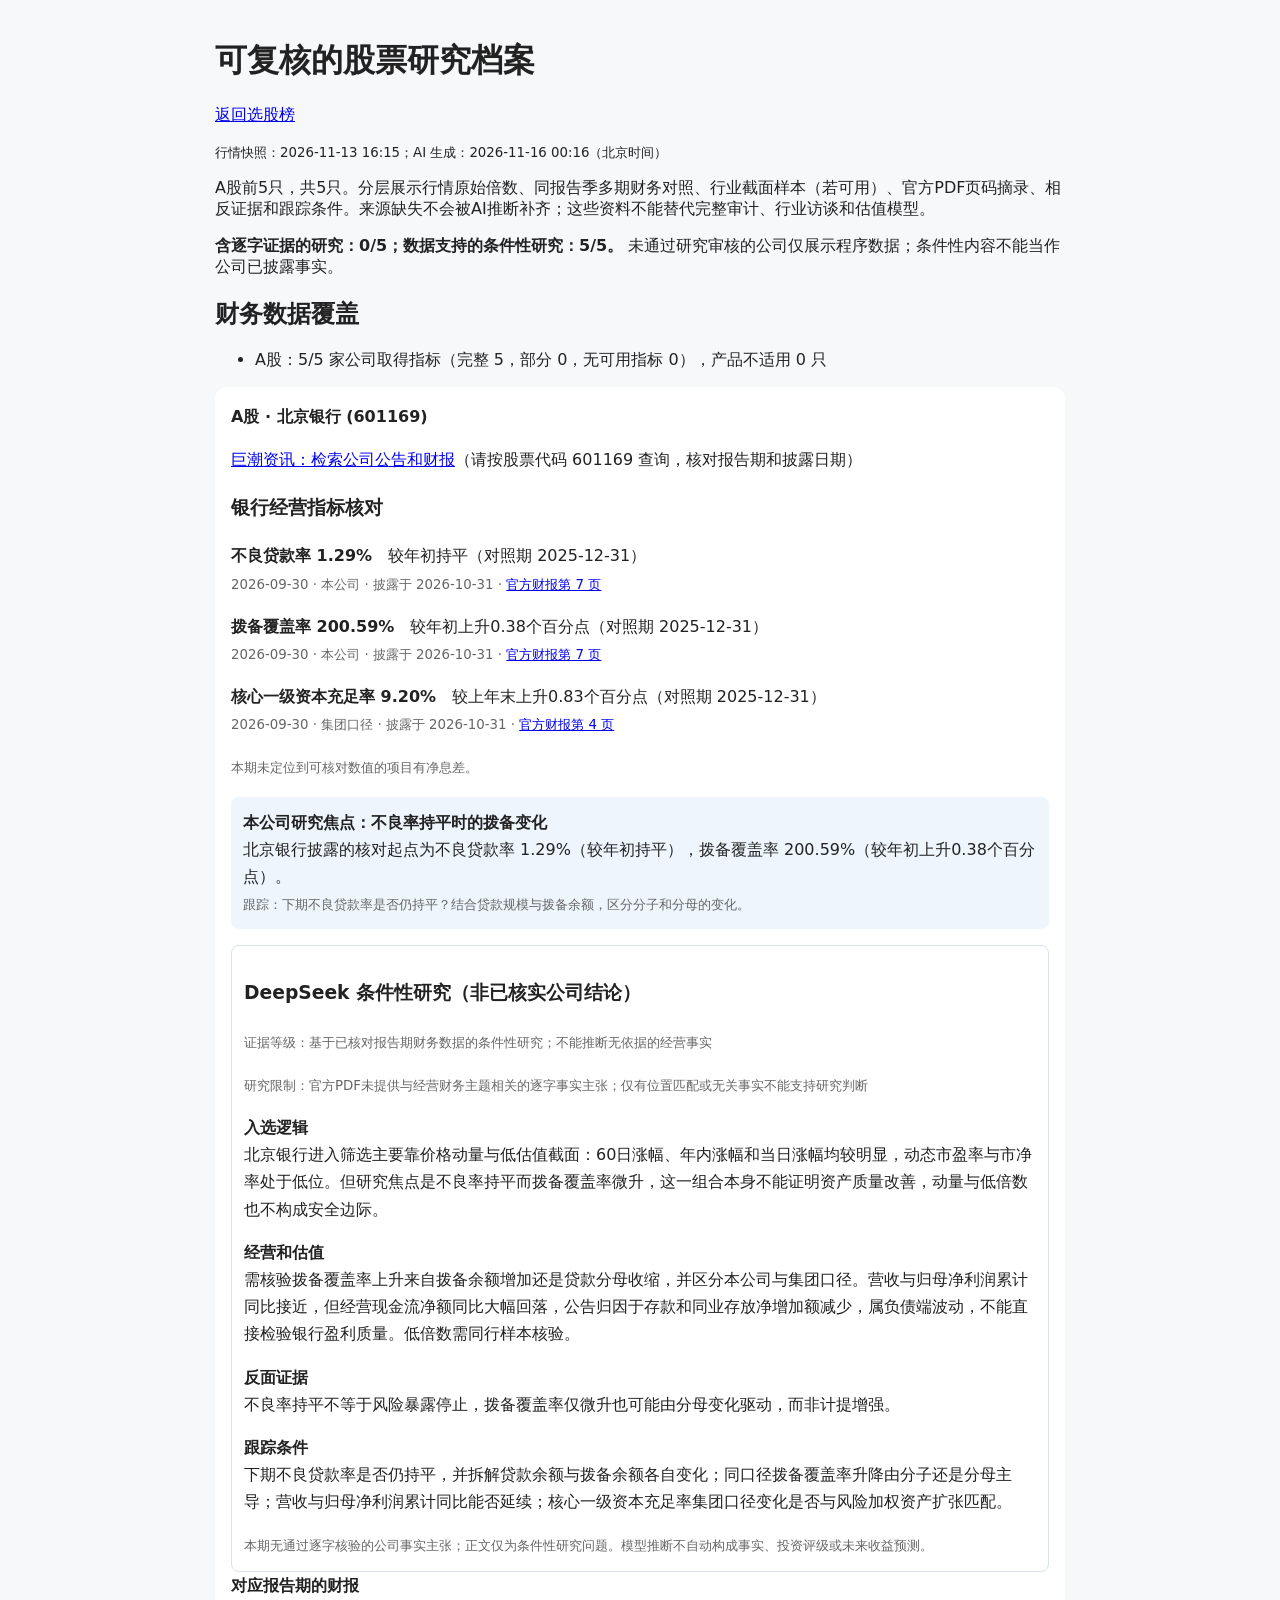
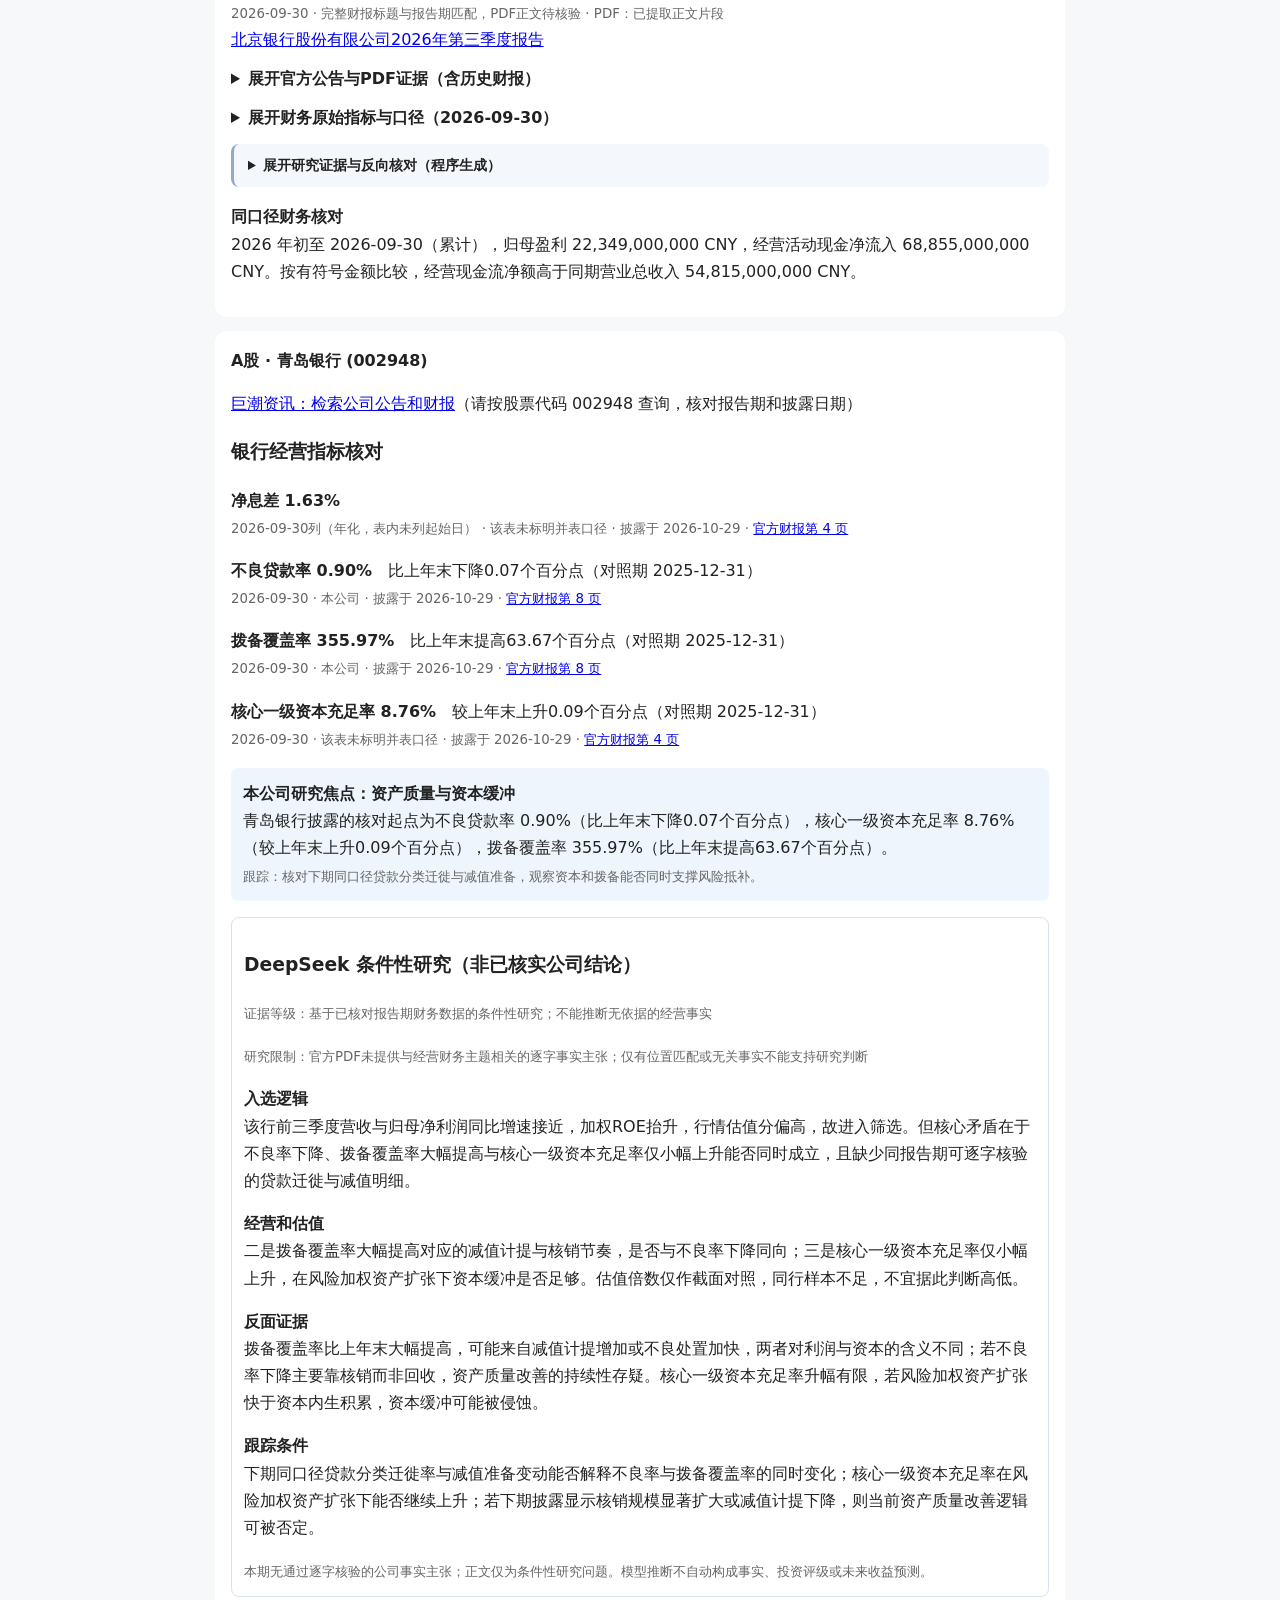
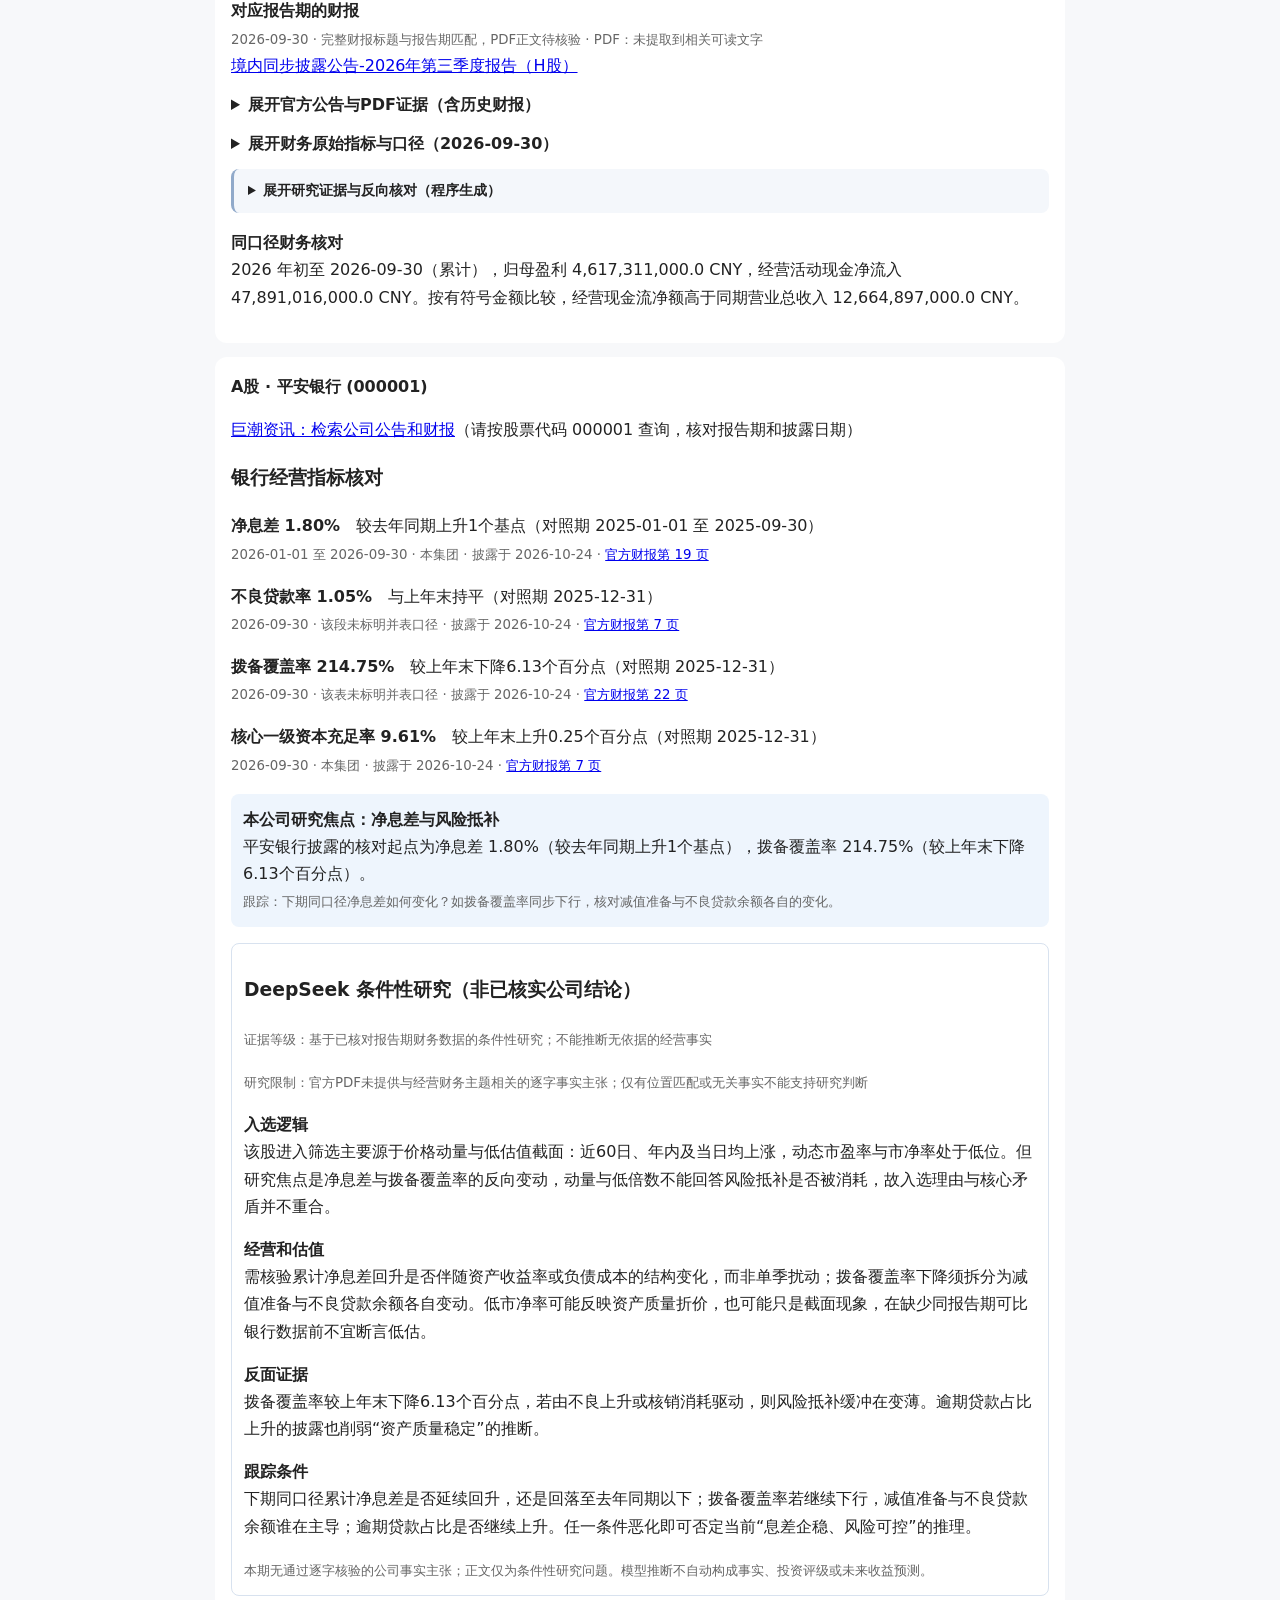
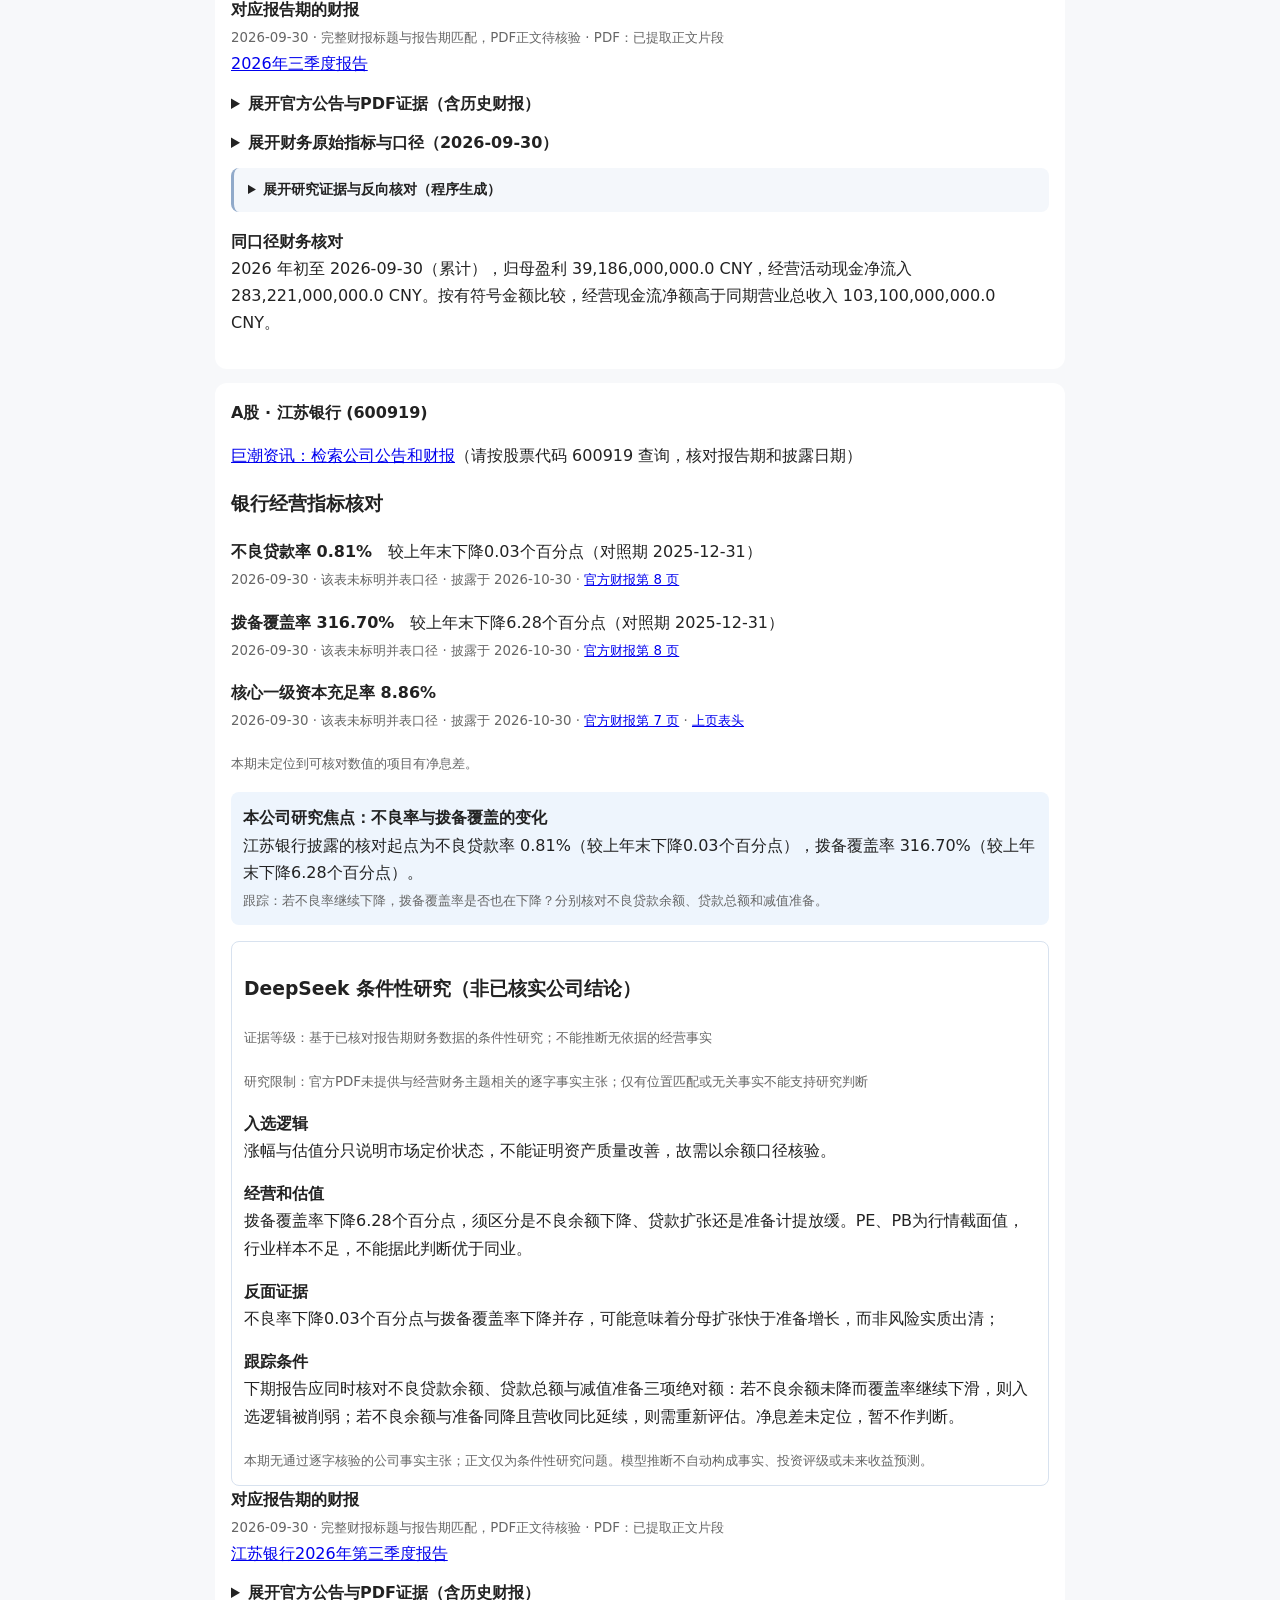
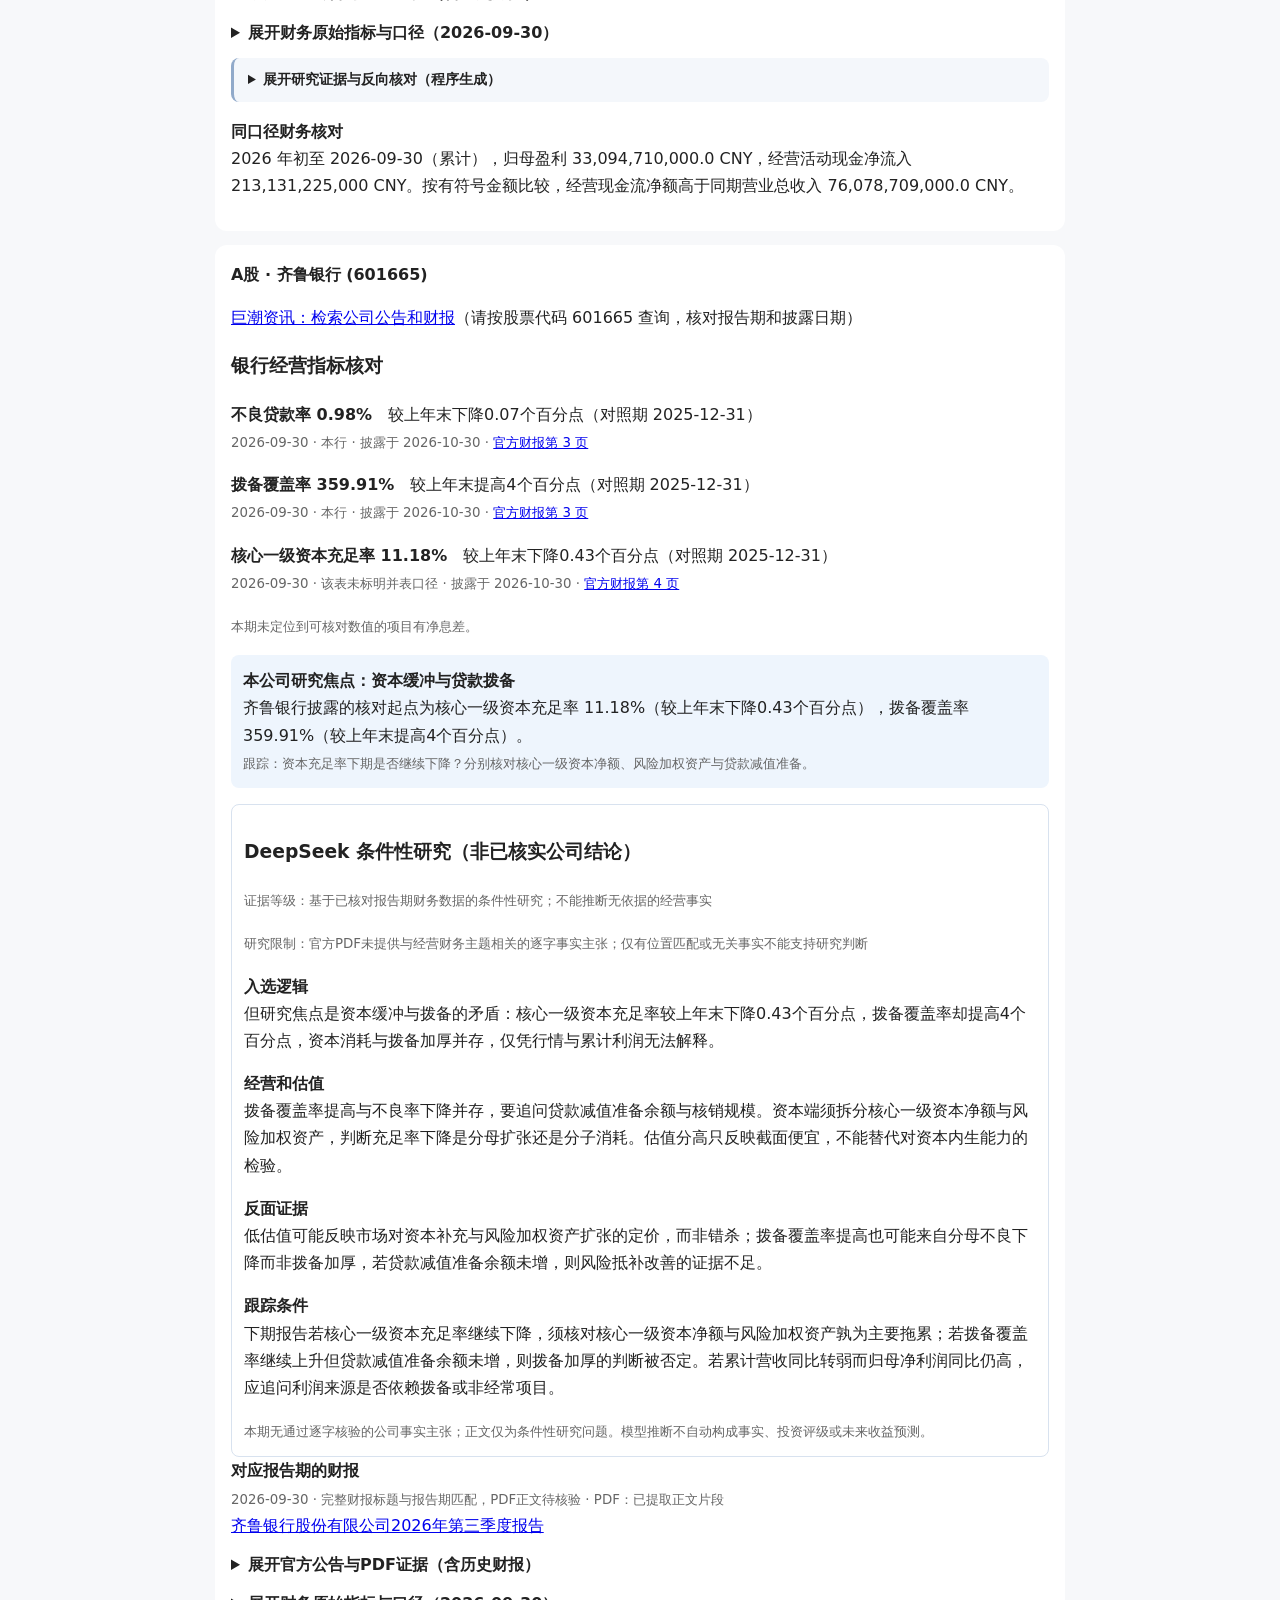
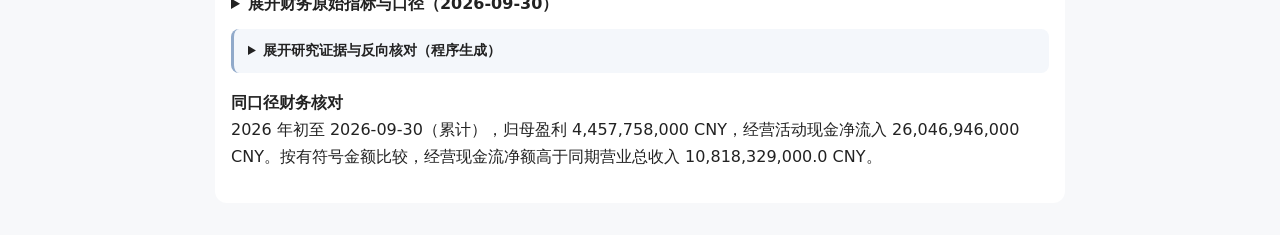
<file: docs/history/2026-11-13/ai-bank.html>
<!doctype html><html lang="zh-CN"><meta charset="utf-8"><meta name="viewport" content="width=device-width,initial-scale=1"><title>AI 股票研究</title><meta name="research-audit-version" content="evidence-scope-v2"><meta name="research-generation-id" content="af124cd037a248f5b8d24293c7a8feea">
<style>body{font-family:system-ui,-apple-system,sans-serif;background:#f7f8fa;color:#222;max-width:850px;margin:auto;padding:18px}article{background:white;padding:16px;border-radius:12px;margin:14px 0;line-height:1.7}article blockquote{white-space:pre-wrap}article small{color:#666}article .research-brief{background:#f4f7fb;border-left:3px solid #91aaca;padding:10px 14px;border-radius:8px;font-size:14px}article .ai-insight{border:1px solid #d8e2ef;padding:12px;border-radius:8px}article .issuer-focus{background:#eef5fd;padding:12px;border-radius:8px}article .limited{background:#f9f9f9}article details{margin:12px 0}article summary{cursor:pointer;font-weight:600}article .research-brief ul{margin:6px 0 16px;padding-left:20px}</style>
<meta name="research-approved-count" content="0"><meta name="research-limited-count" content="5"><meta name="research-total-count" content="5">
<h1>可复核的股票研究档案</h1><p><a href="./">返回选股榜</a></p>
<small>行情快照：2026-11-13 16:15；AI 生成：2026-11-16 00:16（北京时间）</small>
<p>A股前5只，共5只。分层展示行情原始倍数、同报告季多期财务对照、行业截面样本（若可用）、官方PDF页码摘录、相反证据和跟踪条件。来源缺失不会被AI推断补齐；这些资料不能替代完整审计、行业访谈和估值模型。</p>
<p><b>含逐字证据的研究：0/5；数据支持的条件性研究：5/5。</b> 未通过研究审核的公司仅展示程序数据；条件性内容不能当作公司已披露事实。</p>
<section><h2>财务数据覆盖</h2><ul><li>A股：5/5 家公司取得指标（完整 5，部分 0，无可用指标 0），产品不适用 0 只</li></ul></section>
<article><b id="stock-601169">A股 · 北京银行 (601169)</b>
<p><a href="https://www.cninfo.com.cn/new/index" target="_blank" rel="noopener noreferrer">巨潮资讯：检索公司公告和财报</a>（请按股票代码 601169 查询，核对报告期和披露日期）</p>
<section class="bank-evidence"><h3>银行经营指标核对</h3><p><b>不良贷款率 1.29%</b>　较年初持平（对照期 2025-12-31）<br><small>2026-09-30 · 本公司 · 披露于 2026-10-31 · <a href="https://static.cninfo.com.cn/finalpage/2026-10-31/1225649745.PDF#page=7">官方财报第 7 页</a></small></p><p><b>拨备覆盖率 200.59%</b>　较年初上升0.38个百分点（对照期 2025-12-31）<br><small>2026-09-30 · 本公司 · 披露于 2026-10-31 · <a href="https://static.cninfo.com.cn/finalpage/2026-10-31/1225649745.PDF#page=7">官方财报第 7 页</a></small></p><p><b>核心一级资本充足率 9.20%</b>　较上年末上升0.83个百分点（对照期 2025-12-31）<br><small>2026-09-30 · 集团口径 · 披露于 2026-10-31 · <a href="https://static.cninfo.com.cn/finalpage/2026-10-31/1225649745.PDF#page=4">官方财报第 4 页</a></small></p><p><small>本期未定位到可核对数值的项目有净息差。</small></p></section>
<p class="issuer-focus"><b>本公司研究焦点：不良率持平时的拨备变化</b><br>北京银行披露的核对起点为不良贷款率 1.29%（较年初持平），拨备覆盖率 200.59%（较年初上升0.38个百分点）。<br><small>跟踪：下期不良贷款率是否仍持平？结合贷款规模与拨备余额，区分分子和分母的变化。</small></p>
<section class="ai-insight"><h3>DeepSeek 条件性研究（非已核实公司结论）</h3><p><small>证据等级：基于已核对报告期财务数据的条件性研究；不能推断无依据的经营事实</small></p><p><small>研究限制：官方PDF未提供与经营财务主题相关的逐字事实主张；仅有位置匹配或无关事实不能支持研究判断</small></p><p><b>入选逻辑</b><br>北京银行进入筛选主要靠价格动量与低估值截面：60日涨幅、年内涨幅和当日涨幅均较明显，动态市盈率与市净率处于低位。但研究焦点是不良率持平而拨备覆盖率微升，这一组合本身不能证明资产质量改善，动量与低倍数也不构成安全边际。</p><p><b>经营和估值</b><br>需核验拨备覆盖率上升来自拨备余额增加还是贷款分母收缩，并区分本公司与集团口径。营收与归母净利润累计同比接近，但经营现金流净额同比大幅回落，公告归因于存款和同业存放净增加额减少，属负债端波动，不能直接检验银行盈利质量。低倍数需同行样本核验。</p><p><b>反面证据</b><br>不良率持平不等于风险暴露停止，拨备覆盖率仅微升也可能由分母变化驱动，而非计提增强。</p><p><b>跟踪条件</b><br>下期不良贷款率是否仍持平，并拆解贷款余额与拨备余额各自变化；同口径拨备覆盖率升降由分子还是分母主导；营收与归母净利润累计同比能否延续；核心一级资本充足率集团口径变化是否与风险加权资产扩张匹配。</p><small>本期无通过逐字核验的公司事实主张；正文仅为条件性研究问题。</small><small>模型推断不自动构成事实、投资评级或未来收益预测。</small></section>
<section><b>对应报告期的财报</b><br><small>2026-09-30 · 完整财报标题与报告期匹配，PDF正文待核验 · PDF：已提取正文片段</small>
<div><a href="https://static.cninfo.com.cn/finalpage/2026-10-31/1225649745.PDF" rel="noopener noreferrer" target="_blank">北京银行股份有限公司2026年第三季度报告</a></div>
</section>
<details class="source-docs"><summary>展开官方公告与PDF证据（含历史财报）</summary><small>巨潮资讯 · 近期索引 2026-10-15 至 2026-11-13 · 已取得公告索引</small>
<div>2026-10-31　<a href="https://static.cninfo.com.cn/finalpage/2026-10-31/1225649745.PDF" rel="noopener noreferrer" target="_blank">北京银行股份有限公司2026年第三季度报告</a></div>
<small>已提取正文片段</small>
<details><summary>D1 p2 · 查看正文摘录及表格口径</summary><blockquote>表头：项目                年初至报告期末         上年同期       年初至报告期末比上年
单位：单位：百万元     币种：人民币
期间上下文：项目                年初至报告期末         上年同期       年初至报告期末比上年
项目                年初至报告期末         上年同期       年初至报告期末比上年
同期增减变动幅度（%）
经营活动产生的现金流量净额                         68,855       333,319           (79.34)
单位：百万元     币种：人民币
本报告期比                        年初至报告</blockquote><a href="https://static.cninfo.com.cn/finalpage/2026-10-31/1225649745.PDF#page=2">打开官方 PDF 对应页</a></details>
<details><summary>D1 p3 · 查看正文摘录及表格口径</summary><blockquote>表头：未定位
单位：单位：百万元   币种：人民币
期间上下文：未定位
单位：百万元   币种：人民币
（三）主要会计数据、财务指标发生变动的情况、原因
√适用  □不适用
项目名称              变动比例（%）                主要原因
经营活动产生的现金流量净额_年初            (79.34)    吸收存款和同业及其他金融机构存放款项
至报告期末                                  净增加额的减少</blockquote><a href="https://static.cninfo.com.cn/finalpage/2026-10-31/1225649745.PDF#page=3">打开官方 PDF 对应页</a></details>
<details><summary>D1 p7 · 查看正文摘录及表格口径</summary><blockquote>表头：未定位
单位：未定位
期间上下文：报告期末，本公司资产总额    47,656.44亿元、较年初下降3.50%。2026年前三季度，
报告期内，本公司坚持价值经营导向，统筹推动效益增长、结构改善和质量提升。
报告期末，本公司资产总额    47,656.44亿元、较年初下降3.50%。2026年前三季度，
本公司实现营业收入   548.15亿元、同比增长 6.26%，归属于母公司股东净利润   223.49
亿元、同比增长  6.10%，加权平均净资产收益率   9.96%、同比上升 0.10%，盈利水平
稳步提升。本公司积极做好金融“五篇大文章”，持续优化信贷资产结构，聚焦科技</blockquote><a href="https://static.cninfo.com.cn/finalpage/2026-10-31/1225649745.PDF#page=7">打开官方 PDF 对应页</a></details>
<details><summary>D1 p14 · 查看正文摘录及表格口径</summary><blockquote>表头：未定位
单位：未定位
期间上下文：北京银行股份有限公司2026年第三季度报告
截至6月末，审批通过   25个项目、授信  182亿元，有力支持重点项目建设。服务京
津冀协同发展，紧扣区域“六链七群”产业布局，强化链主企业与上下游客户营销服
务。与北京市教委签署战略合作协议，连续      20年支持北京市“紫禁杯”教育奖励基
金，为首都教育事业贡献金融力量。全面启动工会卡三年提升工程，整合国企资源共
建“京喜惠”平台，推出“京彩新春消费季”“京彩活力充能季”等消费活动，拓宽</blockquote><a href="https://static.cninfo.com.cn/finalpage/2026-10-31/1225649745.PDF#page=14">打开官方 PDF 对应页</a></details>
<div>2026-10-27　<a href="https://static.cninfo.com.cn/finalpage/2026-10-27/1225622703.PDF" rel="noopener noreferrer" target="_blank">北京银行股份有限公司关于召开2026年第三季度业绩说明会的公告</a></div>
<small>未提取到相关可读文字</small>
<div>2026-10-31　<a href="https://static.cninfo.com.cn/finalpage/2026-10-31/1225649734.PDF" rel="noopener noreferrer" target="_blank">北京银行股份有限公司关于召开2026年第二次临时股东会的通知</a></div>
<small>已提取正文片段</small>
<details><summary>D3 p7 · 查看正文摘录及表格口径</summary><blockquote>表头：未定位
单位：未定位
期间上下文：未定位
注：
1、上述回执的剪报、复印件或按以上格式自制均有效。
2、本回执在填妥及签署后于2026年11月23日之前以专人、邮寄或传真方式送达本行董事会
办公室。</blockquote><a href="https://static.cninfo.com.cn/finalpage/2026-10-31/1225649734.PDF#page=7">打开官方 PDF 对应页</a></details>
</details>
<details class="finance"><summary>展开财务原始指标与口径（2026-09-30）</summary><small><div>来源：东方财富（AKShare 主要指标、现金流量表，按报告期）</div><div>状态：可用</div><div>报告期：2026-09-30</div><div>披露日期：2026-10-31</div><div>报告币种：CNY</div><div>期间：2026 年初至报告期末（累计）</div><div>营业总收入：54,815,000,000 CNY（累计）</div><div>归母净利润：22,349,000,000 CNY（累计）</div><div>加权 ROE：7.47 %（报告期）</div><div>资产负债率：90.9230315987 %（期末）</div><div>营业总收入同比：6.255330697061 %（累计同比）</div><div>归母净利润同比：6.100455753893 %（累计同比）</div><div>基本每股收益：1.0 CNY/股（累计）</div><div>经营活动现金流量净额：68,855,000,000 CNY（期间合计）</div></small></details>
<details class="research-brief"><summary>展开研究证据与反向核对（程序生成）</summary>
<p><b>入选依据（快照）</b><br>评分 86.8；趋势分 92.1；活跃分 61.9；估值分 99.4；涨跌幅 2.5；换手率 1.46；选股规则解释：60日涨 +23.4%，今年以来 +18.4%，今日 +2.5%，换手率 1.5%，市盈率 4 倍；评分是相对排名，不是收益概率；估值分不等于市盈率</p>
<p><b>财务变化（第三方）</b><br>营收同比增长（第三方财务指标：营业总收入同比）；归母净利润同比增长（第三方财务指标：归母净利润同比；增长不等于已盈利）</p>
<p><b>研究资料覆盖：</b>扩展证据研究（分级只反映证据完整性，不是买入评级）</p>
<p><b>同报告季跨年财务对照</b></p><ul><li>收入：2026-09-30 = 54815000000 CNY；2025-09-30 = 51588000000 CNY（同报告季对照）</li><li>归母净利润：2026-09-30 = 22349000000 CNY；2025-09-30 = 21064000000 CNY（同报告季对照）</li><li>经营现金流净额：2026-09-30 = 68855000000 CNY；2025-09-30 = 333319000000 CNY（同报告季对照）</li><li>ROE：2026-09-30 = 7.47 %；2025-09-30 = 7.395 %（同报告季对照）</li><li>资产负债率：2026-09-30 = 90.9230315987 %；2025-09-30 = 92.0865282825 %（同报告季对照）</li><li>收入同比：2026-09-30 = 6.255330697061 %；2025-09-30 = -1.079557438975 %（同报告季对照）</li><li>归母净利润同比：2026-09-30 = 6.100455753893 %；2025-09-30 = 0.257020466445 %（同报告季对照）</li></ul>
<p><b>估值与可用行业样本</b></p><ul><li>估值依据：行情倍数可用，仅作截面对照</li><li>行情动态PE 4.37 倍（非TTM）</li><li>行情PB 0.45 倍</li><li>行业估值样本不足或未核实，不声称优于同行</li><li>同报告期同行财务对照：样本不足或未核实，不给出同行领先结论</li></ul>
<p><b>反面证据 / 研究限制</b></p><ul><li>尚未获得证明行业优势、长期盈利改善或估值低估的独立证据</li></ul>
<p><b>三种经营假设与证伪条件</b></p><ul><li>改善假设：下期同口径营收同比保持改善，且解释具有持续证据；同时核验归母净利润同比变化能否延续，且绝对额盈亏口径一致</li><li>维持假设：行业估值样本仍不充分时不作同行高低判断；在新披露不足时只保留规则化市场观察</li><li>恶化假设：下期营收同比转弱，须重新评估增长持续性；并关注公司官方风险公告能否证实变化</li></ul>
<p><b>下期验证清单</b></p><ul><li>下期不良贷款率是否仍持平？结合贷款规模与拨备余额，区分分子和分母的变化。</li><li>下期同口径营业收入同比是否改善或转弱</li><li>下期归母净利润同比是否改善，并核对利润绝对额正负</li></ul>
<p><b>来源覆盖情况</b></p><ul><li>财务指标：可用（8 项）</li><li>指标报告期：2026-09-30</li><li>对应期官方PDF：已读取 4 个带页码片段，仅为摘录、非全篇审计</li><li>官方证据：3 条纳入展示（含历史财报）；已读摘录 5 段</li><li>部分PDF摘录缺少单位、表头或期间上下文，禁止从这些摘录引用金额</li><li>研究证据等级：扩展证据研究</li><li>待补证：同一行业合格样本有估值对照</li></ul>
</details>
<p><b>同口径财务核对</b><br>2026 年初至 2026-09-30（累计），归母盈利 22,349,000,000 CNY，经营活动现金净流入 68,855,000,000 CNY。按有符号金额比较，经营现金流净额高于同期营业总收入 54,815,000,000 CNY。</p>
</article>
<article><b id="stock-002948">A股 · 青岛银行 (002948)</b>
<p><a href="https://www.cninfo.com.cn/new/index" target="_blank" rel="noopener noreferrer">巨潮资讯：检索公司公告和财报</a>（请按股票代码 002948 查询，核对报告期和披露日期）</p>
<section class="bank-evidence"><h3>银行经营指标核对</h3><p><b>净息差 1.63%</b>　<br><small>2026-09-30列（年化，表内未列起始日） · 该表未标明并表口径 · 披露于 2026-10-29 · <a href="https://static.cninfo.com.cn/finalpage/2026-10-29/1225636250.PDF#page=4">官方财报第 4 页</a></small></p><p><b>不良贷款率 0.90%</b>　比上年末下降0.07个百分点（对照期 2025-12-31）<br><small>2026-09-30 · 本公司 · 披露于 2026-10-29 · <a href="https://static.cninfo.com.cn/finalpage/2026-10-29/1225636250.PDF#page=8">官方财报第 8 页</a></small></p><p><b>拨备覆盖率 355.97%</b>　比上年末提高63.67个百分点（对照期 2025-12-31）<br><small>2026-09-30 · 本公司 · 披露于 2026-10-29 · <a href="https://static.cninfo.com.cn/finalpage/2026-10-29/1225636250.PDF#page=8">官方财报第 8 页</a></small></p><p><b>核心一级资本充足率 8.76%</b>　较上年末上升0.09个百分点（对照期 2025-12-31）<br><small>2026-09-30 · 该表未标明并表口径 · 披露于 2026-10-29 · <a href="https://static.cninfo.com.cn/finalpage/2026-10-29/1225636250.PDF#page=4">官方财报第 4 页</a></small></p></section>
<p class="issuer-focus"><b>本公司研究焦点：资产质量与资本缓冲</b><br>青岛银行披露的核对起点为不良贷款率 0.90%（比上年末下降0.07个百分点），核心一级资本充足率 8.76%（较上年末上升0.09个百分点），拨备覆盖率 355.97%（比上年末提高63.67个百分点）。<br><small>跟踪：核对下期同口径贷款分类迁徙与减值准备，观察资本和拨备能否同时支撑风险抵补。</small></p>
<section class="ai-insight"><h3>DeepSeek 条件性研究（非已核实公司结论）</h3><p><small>证据等级：基于已核对报告期财务数据的条件性研究；不能推断无依据的经营事实</small></p><p><small>研究限制：官方PDF未提供与经营财务主题相关的逐字事实主张；仅有位置匹配或无关事实不能支持研究判断</small></p><p><b>入选逻辑</b><br>该行前三季度营收与归母净利润同比增速接近，加权ROE抬升，行情估值分偏高，故进入筛选。但核心矛盾在于不良率下降、拨备覆盖率大幅提高与核心一级资本充足率仅小幅上升能否同时成立，且缺少同报告期可逐字核验的贷款迁徙与减值明细。</p><p><b>经营和估值</b><br>二是拨备覆盖率大幅提高对应的减值计提与核销节奏，是否与不良率下降同向；三是核心一级资本充足率仅小幅上升，在风险加权资产扩张下资本缓冲是否足够。估值倍数仅作截面对照，同行样本不足，不宜据此判断高低。</p><p><b>反面证据</b><br>拨备覆盖率比上年末大幅提高，可能来自减值计提增加或不良处置加快，两者对利润与资本的含义不同；若不良率下降主要靠核销而非回收，资产质量改善的持续性存疑。核心一级资本充足率升幅有限，若风险加权资产扩张快于资本内生积累，资本缓冲可能被侵蚀。</p><p><b>跟踪条件</b><br>下期同口径贷款分类迁徙率与减值准备变动能否解释不良率与拨备覆盖率的同时变化；核心一级资本充足率在风险加权资产扩张下能否继续上升；若下期披露显示核销规模显著扩大或减值计提下降，则当前资产质量改善逻辑可被否定。</p><small>本期无通过逐字核验的公司事实主张；正文仅为条件性研究问题。</small><small>模型推断不自动构成事实、投资评级或未来收益预测。</small></section>
<section><b>对应报告期的财报</b><br><small>2026-09-30 · 完整财报标题与报告期匹配，PDF正文待核验 · PDF：未提取到相关可读文字</small>
<div><a href="https://static.cninfo.com.cn/finalpage/2026-10-29/1225637485.PDF" rel="noopener noreferrer" target="_blank">境内同步披露公告-2026年第三季度报告（H股）</a></div>
</section>
<details class="source-docs"><summary>展开官方公告与PDF证据（含历史财报）</summary><small>巨潮资讯 · 近期索引 2026-10-15 至 2026-11-13 · 已取得公告索引</small>
<div>2026-10-29　<a href="https://static.cninfo.com.cn/finalpage/2026-10-29/1225637485.PDF" rel="noopener noreferrer" target="_blank">境内同步披露公告-2026年第三季度报告（H股）</a></div>
<small>未提取到相关可读文字</small>
<div>2026-10-29　<a href="https://static.cninfo.com.cn/finalpage/2026-10-29/1225636250.PDF" rel="noopener noreferrer" target="_blank">2026年三季度报告</a></div>
<small>已提取正文片段</small>
<details><summary>D2 p3 · 查看正文摘录及表格口径</summary><blockquote>表头：未定位
单位：金额单位：人民币千元
期间上下文：截至  2026年 9月 30日止报告期归属于母公司股东的净利润和报告期末归属于母
托管费收入等属于银行业正常经营性项目产生的损益，因此本公司未将其纳入非经常性损益的披露范围。
4.主要会计数据和财务指标发生变动的情况及原因
上述主要会计数据和财务指标增减变动幅度超过                30%的情况及主要原因如下：
金额单位：人民币千元
项目            2026年     比上年同期              主要原因</blockquote><a href="https://static.cninfo.com.cn/finalpage/2026-10-29/1225636250.PDF#page=3">打开官方 PDF 对应页</a></details>
<details><summary>D2 p3 · 查看正文摘录及表格口径</summary><blockquote>表头：项目            2026年     比上年同期              主要原因
单位：金额单位：人民币千元
期间上下文：未定位
金额单位：人民币千元
1-9月     增减幅度（%）
主要是同业往来产生的现金流量净额
经营活动产生的现金流量净额        47,891,016      266.83增加，而存贷款产生的现金流量净额
减少，部分抵销前者影响。
3</blockquote><a href="https://static.cninfo.com.cn/finalpage/2026-10-29/1225636250.PDF#page=3">打开官方 PDF 对应页</a></details>
<details><summary>D2 p7 · 查看正文摘录及表格口径</summary><blockquote>表头：未定位
单位：未定位
期间上下文：续增长的同时，向央行借款和同业存放款项实现较快增长。截至            2026年9月末，
末提高 0.77个百分点。
盈利能力稳步提升，营收利润较好增长。2026       年前三季度，本公司实现归属
于母公司股东的净利润    46.17亿元，同比增加  6.25亿元，增长 15.67%；营业收入
126.65亿元，同比增加 16.52亿元，增长 15.00%；加权平均净资产收益率（年化）
13.89%，同比提高0.73个百分点。报告期内，本公司扎根本地，服务实体，扩规</blockquote><a href="https://static.cninfo.com.cn/finalpage/2026-10-29/1225636250.PDF#page=7">打开官方 PDF 对应页</a></details>
<details><summary>D2 p13 · 查看正文摘录及表格口径</summary><blockquote>表头：未定位
单位：未定位
期间上下文：青岛银行股份有限公司   2026年第三季度报告
青岛银行股份有限公司   2026年第三季度报告
第三节     其他重要事项
一、实际控制人、股东、关联方、收购人以及本行等承诺相关方作出的承
诺及其履行情况
本行不存在实际控制人和收购人。2026           年第三季度，本行及本行股东、关</blockquote><a href="https://static.cninfo.com.cn/finalpage/2026-10-29/1225636250.PDF#page=13">打开官方 PDF 对应页</a></details>
<div>2026-11-03　<a href="https://static.cninfo.com.cn/finalpage/2026-11-03/1225652180.PDF" rel="noopener noreferrer" target="_blank">境内同步披露公告-截至二零二六年十月三十一日股份发行人的证券变动月报表</a></div>
<small>未提取到相关可读文字</small>
</details>
<details class="finance"><summary>展开财务原始指标与口径（2026-09-30）</summary><small><div>来源：东方财富（AKShare 主要指标、现金流量表，按报告期）</div><div>状态：可用</div><div>报告期：2026-09-30</div><div>披露日期：2026-10-29</div><div>报告币种：CNY</div><div>期间：2026 年初至报告期末（累计）</div><div>营业总收入：12,664,897,000.0 CNY（累计）</div><div>归母净利润：4,617,311,000.0 CNY（累计）</div><div>加权 ROE：10.4175 %（报告期）</div><div>资产负债率：93.3750113795 %（期末）</div><div>营业总收入同比：14.997795819821 %（累计同比）</div><div>归母净利润同比：15.667985849224 %（累计同比）</div><div>基本每股收益：0.75 CNY/股（累计）</div><div>经营活动现金流量净额：47,891,016,000.0 CNY（期间合计）</div></small></details>
<details class="research-brief"><summary>展开研究证据与反向核对（程序生成）</summary>
<p><b>入选依据（快照）</b><br>评分 85.7；趋势分 93.2；活跃分 67.9；估值分 96.0；涨跌幅 3.65；换手率 1.81；选股规则解释：60日涨 +13.8%，今年以来 +51.9%，今日 +3.6%，换手率 1.8%，市盈率 6 倍；评分是相对排名，不是收益概率；估值分不等于市盈率</p>
<p><b>财务变化（第三方）</b><br>营收同比增长（第三方财务指标：营业总收入同比）；归母净利润同比增长（第三方财务指标：归母净利润同比；增长不等于已盈利）</p>
<p><b>研究资料覆盖：</b>纵向财务研究（分级只反映证据完整性，不是买入评级）</p>
<p><b>同报告季跨年财务对照</b></p><ul><li>收入：2026-09-30 = 12664897000.0 CNY；2025-09-30 = 11013165000.0 CNY（同报告季对照）</li><li>归母净利润：2026-09-30 = 4617311000.0 CNY；2025-09-30 = 3991866000.0 CNY（同报告季对照）</li><li>经营现金流净额：2026-09-30 = 47891016000.0 CNY；2025-09-30 = 13055237000.0 CNY（同报告季对照）</li><li>ROE：2026-09-30 = 10.4175 %；2025-09-30 = 9.87 %（同报告季对照）</li><li>资产负债率：2026-09-30 = 93.3750113795 %；2025-09-30 = 93.840584253 %（同报告季对照）</li><li>收入同比：2026-09-30 = 14.997795819821 %；2025-09-30 = 5.02542916211 %（同报告季对照）</li><li>归母净利润同比：2026-09-30 = 15.667985849224 %；2025-09-30 = 15.541221119514 %（同报告季对照）</li></ul>
<p><b>估值与可用行业样本</b></p><ul><li>估值依据：行情倍数可用，仅作截面对照</li><li>行情动态PE 6.17 倍（非TTM）</li><li>行情PB 0.86 倍</li><li>行业估值样本不足或未核实，不声称优于同行</li><li>同报告期同行财务对照：样本不足或未核实，不给出同行领先结论</li></ul>
<p><b>反面证据 / 研究限制</b></p><ul><li>财务指标缺少同报告期官方正文片段交叉核实</li></ul>
<p><b>三种经营假设与证伪条件</b></p><ul><li>改善假设：下期同口径营收同比保持改善，且解释具有持续证据；同时核验归母净利润同比变化能否延续，且绝对额盈亏口径一致</li><li>维持假设：行业估值样本仍不充分时不作同行高低判断；在新披露不足时只保留规则化市场观察</li><li>恶化假设：下期营收同比转弱，须重新评估增长持续性；并关注公司官方风险公告能否证实变化</li></ul>
<p><b>下期验证清单</b></p><ul><li>核对下期同口径贷款分类迁徙与减值准备，观察资本和拨备能否同时支撑风险抵补。</li><li>下期同口径营业收入同比是否改善或转弱</li><li>下期归母净利润同比是否改善，并核对利润绝对额正负</li></ul>
<p><b>来源覆盖情况</b></p><ul><li>财务指标：可用（8 项）</li><li>指标报告期：2026-09-30</li><li>对应期官方PDF：仅匹配标题，尚无可读正文摘录</li><li>官方证据：3 条纳入展示（含历史财报）；已读摘录 4 段</li><li>部分PDF摘录缺少单位、表头或期间上下文，禁止从这些摘录引用金额</li><li>研究证据等级：纵向财务研究</li><li>待补证：同报告期官方PDF有可读摘录；同报告期官方PDF表头/单位/期间齐备；同一行业合格样本有估值对照</li></ul>
</details>
<p><b>同口径财务核对</b><br>2026 年初至 2026-09-30（累计），归母盈利 4,617,311,000.0 CNY，经营活动现金净流入 47,891,016,000.0 CNY。按有符号金额比较，经营现金流净额高于同期营业总收入 12,664,897,000.0 CNY。</p>
</article>
<article><b id="stock-000001">A股 · 平安银行 (000001)</b>
<p><a href="https://www.cninfo.com.cn/new/index" target="_blank" rel="noopener noreferrer">巨潮资讯：检索公司公告和财报</a>（请按股票代码 000001 查询，核对报告期和披露日期）</p>
<section class="bank-evidence"><h3>银行经营指标核对</h3><p><b>净息差 1.80%</b>　较去年同期上升1个基点（对照期 2025-01-01 至 2025-09-30）<br><small>2026-01-01 至 2026-09-30 · 本集团 · 披露于 2026-10-24 · <a href="https://static.cninfo.com.cn/finalpage/2026-10-24/1225620609.PDF#page=19">官方财报第 19 页</a></small></p><p><b>不良贷款率 1.05%</b>　与上年末持平（对照期 2025-12-31）<br><small>2026-09-30 · 该段未标明并表口径 · 披露于 2026-10-24 · <a href="https://static.cninfo.com.cn/finalpage/2026-10-24/1225620609.PDF#page=7">官方财报第 7 页</a></small></p><p><b>拨备覆盖率 214.75%</b>　较上年末下降6.13个百分点（对照期 2025-12-31）<br><small>2026-09-30 · 该表未标明并表口径 · 披露于 2026-10-24 · <a href="https://static.cninfo.com.cn/finalpage/2026-10-24/1225620609.PDF#page=22">官方财报第 22 页</a></small></p><p><b>核心一级资本充足率 9.61%</b>　较上年末上升0.25个百分点（对照期 2025-12-31）<br><small>2026-09-30 · 本集团 · 披露于 2026-10-24 · <a href="https://static.cninfo.com.cn/finalpage/2026-10-24/1225620609.PDF#page=7">官方财报第 7 页</a></small></p></section>
<p class="issuer-focus"><b>本公司研究焦点：净息差与风险抵补</b><br>平安银行披露的核对起点为净息差 1.80%（较去年同期上升1个基点），拨备覆盖率 214.75%（较上年末下降6.13个百分点）。<br><small>跟踪：下期同口径净息差如何变化？如拨备覆盖率同步下行，核对减值准备与不良贷款余额各自的变化。</small></p>
<section class="ai-insight"><h3>DeepSeek 条件性研究（非已核实公司结论）</h3><p><small>证据等级：基于已核对报告期财务数据的条件性研究；不能推断无依据的经营事实</small></p><p><small>研究限制：官方PDF未提供与经营财务主题相关的逐字事实主张；仅有位置匹配或无关事实不能支持研究判断</small></p><p><b>入选逻辑</b><br>该股进入筛选主要源于价格动量与低估值截面：近60日、年内及当日均上涨，动态市盈率与市净率处于低位。但研究焦点是净息差与拨备覆盖率的反向变动，动量与低倍数不能回答风险抵补是否被消耗，故入选理由与核心矛盾并不重合。</p><p><b>经营和估值</b><br>需核验累计净息差回升是否伴随资产收益率或负债成本的结构变化，而非单季扰动；拨备覆盖率下降须拆分为减值准备与不良贷款余额各自变动。低市净率可能反映资产质量折价，也可能只是截面现象，在缺少同报告期可比银行数据前不宜断言低估。</p><p><b>反面证据</b><br>拨备覆盖率较上年末下降6.13个百分点，若由不良上升或核销消耗驱动，则风险抵补缓冲在变薄。逾期贷款占比上升的披露也削弱“资产质量稳定”的推断。</p><p><b>跟踪条件</b><br>下期同口径累计净息差是否延续回升，还是回落至去年同期以下；拨备覆盖率若继续下行，减值准备与不良贷款余额谁在主导；逾期贷款占比是否继续上升。任一条件恶化即可否定当前“息差企稳、风险可控”的推理。</p><small>本期无通过逐字核验的公司事实主张；正文仅为条件性研究问题。</small><small>模型推断不自动构成事实、投资评级或未来收益预测。</small></section>
<section><b>对应报告期的财报</b><br><small>2026-09-30 · 完整财报标题与报告期匹配，PDF正文待核验 · PDF：已提取正文片段</small>
<div><a href="https://static.cninfo.com.cn/finalpage/2026-10-24/1225620609.PDF" rel="noopener noreferrer" target="_blank">2026年三季度报告</a></div>
</section>
<details class="source-docs"><summary>展开官方公告与PDF证据（含历史财报）</summary><small>巨潮资讯 · 近期索引 2026-10-15 至 2026-11-13 · 已取得公告索引</small>
<div>2026-10-24　<a href="https://static.cninfo.com.cn/finalpage/2026-10-24/1225620609.PDF" rel="noopener noreferrer" target="_blank">2026年三季度报告</a></div>
<small>已提取正文片段</small>
<details><summary>D1 p3 · 查看正文摘录及表格口径</summary><blockquote>表头：未定位
单位：未定位
期间上下文：未定位
股收益的计算及披露》（2010      年修订）及《企业会计准则第       34号——每股收益》计算。本行于        2016年3月 7
日非公开发行    200亿元非累积型优先股，于      2025年3月发行  300亿元无固定期限资本债券（“永续债”），均
分类为其他权益工具。在计算当期“加权平均净资产收益率”及“每股收益”时，“归属于本行股东的净利润”
扣除了已发放的优先股股息       8.74亿元和永续债利息    6.81亿元。
2</blockquote><a href="https://static.cninfo.com.cn/finalpage/2026-10-24/1225620609.PDF#page=3">打开官方 PDF 对应页</a></details>
<details><summary>D1 p3 · 查看正文摘录及表格口径</summary><blockquote>表头：未定位
单位：（货币单位：人民币百万元）
期间上下文：2026年第三季度报告
（货币单位：人民币百万元）
扣除非经常性损益后归属于本行股东的净                  13,491       1.1%        39,124       2.2%
利润
经营活动产生的现金流量净额                       不适用         不适用         283,221      294.6%
每股经营活动产生的现金流量净额（元/股）                不适用         不适用           14.59      294.3%
基本/稀释每股收益（元/股）                       0.70        1.4%         1.94        3.7%</blockquote><a href="https://static.cninfo.com.cn/finalpage/2026-10-24/1225620609.PDF#page=3">打开官方 PDF 对应页</a></details>
<details><summary>D1 p23 · 查看正文摘录及表格口径</summary><blockquote>表头：未定位
单位：（货币单位：人民币百万元）
期间上下文：2026年第三季度报告
（货币单位：人民币百万元）
本金或利息逾期  60天以上贷款          35,352      1.03%      23,895     0.70%
2026年 9月末，本行逾期贷款余额占比      1.59%，较上年末上升   0.25个百分点。针对逾期贷款，
本行已实施差异化管控措施，依据客户实际情况分类制定清收与重组转化方案，持续推动风险化解
工作，整体风险可控。
22</blockquote><a href="https://static.cninfo.com.cn/finalpage/2026-10-24/1225620609.PDF#page=23">打开官方 PDF 对应页</a></details>
<details><summary>D1 p24 · 查看正文摘录及表格口径</summary><blockquote>表头：未定位
单位：（货币单位：人民币百万元）
期间上下文：未定位
调整后表内外资产余额                     7,849,282        7,866,191       7,604,977        7,608,205
注：以上数据为本集团口径，根据《商业银行资本管理办法》的规定计算杠杆率；9                         月末本集团杠杆率较       6月末上升，
主要因一级资本净额较       6 月末增长。有关杠杆率的更详细信息，请查阅本行网站（http://bank.pingan.com）。
1.9.3流动性覆盖率
（货币单位：人民币百万元）</blockquote><a href="https://static.cninfo.com.cn/finalpage/2026-10-24/1225620609.PDF#page=24">打开官方 PDF 对应页</a></details>
<div>2026-10-24　<a href="https://static.cninfo.com.cn/finalpage/2026-10-24/1225620612.PDF" rel="noopener noreferrer" target="_blank">关联交易公告</a></div>
<small>已提取正文片段</small>
<details><summary>D2 p2 · 查看正文摘录及表格口径</summary><blockquote>表头：未定位
单位：未定位
期间上下文：截至 2025年末，平安健康资产总额    132.31亿元，负债总额 33.25亿元，所
董事会主席：朱友刚，主要业务是提供医疗健康养老服务。
截至 2025年末，平安健康资产总额    132.31亿元，负债总额 33.25亿元，所
有者权益 99.05亿元，全年累计营业收入   54.68亿元，净利润 3.78亿元。平安健
康不是失信被执行人。
三、关联交易标的基本情况</blockquote><a href="https://static.cninfo.com.cn/finalpage/2026-10-24/1225620612.PDF#page=2">打开官方 PDF 对应页</a></details>
<details><summary>D2 p2 · 查看正文摘录及表格口径</summary><blockquote>表头：未定位
单位：未定位
期间上下文：未定位
本行第十三届董事会独立董事专门会议审议通过了前述关联交易议案，全体独立
董事同意此议案。
本次关联交易不构成《上市公司重大资产重组管理办法》规定的重大资产重
组、不构成重组上市，不需要经过有关部门批准。
二、关联方基本情况</blockquote><a href="https://static.cninfo.com.cn/finalpage/2026-10-24/1225620612.PDF#page=2">打开官方 PDF 对应页</a></details>
<div>2026-10-24　<a href="https://static.cninfo.com.cn/finalpage/2026-10-24/1225620611.PDF" rel="noopener noreferrer" target="_blank">董事会决议公告</a></div>
<small>仅列索引（已选取两份正文）</small>
</details>
<details class="finance"><summary>展开财务原始指标与口径（2026-09-30）</summary><small><div>来源：东方财富（AKShare 主要指标、现金流量表，按报告期）</div><div>状态：可用</div><div>报告期：2026-09-30</div><div>披露日期：2026-10-24</div><div>报告币种：CNY</div><div>期间：2026 年初至报告期末（累计）</div><div>营业总收入：103,100,000,000.0 CNY（累计）</div><div>归母净利润：39,186,000,000.0 CNY（累计）</div><div>加权 ROE：8.07 %（报告期）</div><div>资产负债率：90.6473808513 %（期末）</div><div>营业总收入同比：2.415862041562 %（累计同比）</div><div>归母净利润同比：2.209238634289 %（累计同比）</div><div>基本每股收益：1.94 CNY/股（累计）</div><div>经营活动现金流量净额：283,221,000,000.0 CNY（期间合计）</div></small></details>
<details class="research-brief"><summary>展开研究证据与反向核对（程序生成）</summary>
<p><b>入选依据（快照）</b><br>评分 84.0；趋势分 86.7；活跃分 58.7；估值分 99.1；涨跌幅 2.37；换手率 1.13；选股规则解释：60日涨 +9.7%，今年以来 +11.8%，今日 +2.4%，换手率 1.1%，市盈率 4 倍；评分是相对排名，不是收益概率；估值分不等于市盈率</p>
<p><b>财务变化（第三方）</b><br>营收同比增长（第三方财务指标：营业总收入同比）；归母净利润同比增长（第三方财务指标：归母净利润同比；增长不等于已盈利）</p>
<p><b>研究资料覆盖：</b>纵向财务研究（分级只反映证据完整性，不是买入评级）</p>
<p><b>同报告季跨年财务对照</b></p><ul><li>收入：2026-09-30 = 103100000000.0 CNY；2025-09-30 = 100668000000.0 CNY（同报告季对照）</li><li>归母净利润：2026-09-30 = 39186000000.0 CNY；2025-09-30 = 38339000000.0 CNY（同报告季对照）</li><li>经营现金流净额：2026-09-30 = 283221000000.0 CNY；2025-09-30 = 71783000000.0 CNY（同报告季对照）</li><li>ROE：2026-09-30 = 8.07 %；2025-09-30 = 8.28 %（同报告季对照）</li><li>资产负债率：2026-09-30 = 90.6473808513 %；2025-09-30 = 91.0187065051 %（同报告季对照）</li><li>收入同比：2026-09-30 = 2.415862041562 %；2025-09-30 = -9.781147496908 %（同报告季对照）</li><li>归母净利润同比：2026-09-30 = 2.209238634289 %；2025-09-30 = -3.498703717687 %（同报告季对照）</li></ul>
<p><b>估值与可用行业样本</b></p><ul><li>估值依据：行情倍数可用，仅作截面对照</li><li>行情动态PE 4.48 倍（非TTM）</li><li>行情PB 0.49 倍</li><li>行业估值样本不足或未核实，不声称优于同行</li><li>同报告期同行财务对照：样本不足或未核实，不给出同行领先结论</li></ul>
<p><b>反面证据 / 研究限制</b></p><ul><li>尚未获得证明行业优势、长期盈利改善或估值低估的独立证据</li></ul>
<p><b>三种经营假设与证伪条件</b></p><ul><li>改善假设：下期同口径营收同比保持改善，且解释具有持续证据；同时核验归母净利润同比变化能否延续，且绝对额盈亏口径一致</li><li>维持假设：行业估值样本仍不充分时不作同行高低判断；在新披露不足时只保留规则化市场观察</li><li>恶化假设：下期营收同比转弱，须重新评估增长持续性；并关注公司官方风险公告能否证实变化</li></ul>
<p><b>下期验证清单</b></p><ul><li>下期同口径净息差如何变化？如拨备覆盖率同步下行，核对减值准备与不良贷款余额各自的变化。</li><li>下期同口径营业收入同比是否改善或转弱</li><li>下期归母净利润同比是否改善，并核对利润绝对额正负</li></ul>
<p><b>来源覆盖情况</b></p><ul><li>财务指标：可用（8 项）</li><li>指标报告期：2026-09-30</li><li>对应期官方PDF：已读取 4 个带页码片段，仅为摘录、非全篇审计</li><li>官方证据：3 条纳入展示（含历史财报）；已读摘录 6 段</li><li>部分PDF摘录缺少单位、表头或期间上下文，禁止从这些摘录引用金额</li><li>研究证据等级：纵向财务研究</li><li>待补证：同报告期官方PDF表头/单位/期间齐备；同一行业合格样本有估值对照</li></ul>
</details>
<p><b>同口径财务核对</b><br>2026 年初至 2026-09-30（累计），归母盈利 39,186,000,000.0 CNY，经营活动现金净流入 283,221,000,000.0 CNY。按有符号金额比较，经营现金流净额高于同期营业总收入 103,100,000,000.0 CNY。</p>
</article>
<article><b id="stock-600919">A股 · 江苏银行 (600919)</b>
<p><a href="https://www.cninfo.com.cn/new/index" target="_blank" rel="noopener noreferrer">巨潮资讯：检索公司公告和财报</a>（请按股票代码 600919 查询，核对报告期和披露日期）</p>
<section class="bank-evidence"><h3>银行经营指标核对</h3><p><b>不良贷款率 0.81%</b>　较上年末下降0.03个百分点（对照期 2025-12-31）<br><small>2026-09-30 · 该表未标明并表口径 · 披露于 2026-10-30 · <a href="https://static.cninfo.com.cn/finalpage/2026-10-30/1225642695.PDF#page=8">官方财报第 8 页</a></small></p><p><b>拨备覆盖率 316.70%</b>　较上年末下降6.28个百分点（对照期 2025-12-31）<br><small>2026-09-30 · 该表未标明并表口径 · 披露于 2026-10-30 · <a href="https://static.cninfo.com.cn/finalpage/2026-10-30/1225642695.PDF#page=8">官方财报第 8 页</a></small></p><p><b>核心一级资本充足率 8.86%</b>　<br><small>2026-09-30 · 该表未标明并表口径 · 披露于 2026-10-30 · <a href="https://static.cninfo.com.cn/finalpage/2026-10-30/1225642695.PDF#page=7">官方财报第 7 页</a> · <a href="https://static.cninfo.com.cn/finalpage/2026-10-30/1225642695.PDF#page=6">上页表头</a></small></p><p><small>本期未定位到可核对数值的项目有净息差。</small></p></section>
<p class="issuer-focus"><b>本公司研究焦点：不良率与拨备覆盖的变化</b><br>江苏银行披露的核对起点为不良贷款率 0.81%（较上年末下降0.03个百分点），拨备覆盖率 316.70%（较上年末下降6.28个百分点）。<br><small>跟踪：若不良率继续下降，拨备覆盖率是否也在下降？分别核对不良贷款余额、贷款总额和减值准备。</small></p>
<section class="ai-insight"><h3>DeepSeek 条件性研究（非已核实公司结论）</h3><p><small>证据等级：基于已核对报告期财务数据的条件性研究；不能推断无依据的经营事实</small></p><p><small>研究限制：官方PDF未提供与经营财务主题相关的逐字事实主张；仅有位置匹配或无关事实不能支持研究判断</small></p><p><b>入选逻辑</b><br>涨幅与估值分只说明市场定价状态，不能证明资产质量改善，故需以余额口径核验。</p><p><b>经营和估值</b><br>拨备覆盖率下降6.28个百分点，须区分是不良余额下降、贷款扩张还是准备计提放缓。PE、PB为行情截面值，行业样本不足，不能据此判断优于同业。</p><p><b>反面证据</b><br>不良率下降0.03个百分点与拨备覆盖率下降并存，可能意味着分母扩张快于准备增长，而非风险实质出清；</p><p><b>跟踪条件</b><br>下期报告应同时核对不良贷款余额、贷款总额与减值准备三项绝对额：若不良余额未降而覆盖率继续下滑，则入选逻辑被削弱；若不良余额与准备同降且营收同比延续，则需重新评估。净息差未定位，暂不作判断。</p><small>本期无通过逐字核验的公司事实主张；正文仅为条件性研究问题。</small><small>模型推断不自动构成事实、投资评级或未来收益预测。</small></section>
<section><b>对应报告期的财报</b><br><small>2026-09-30 · 完整财报标题与报告期匹配，PDF正文待核验 · PDF：已提取正文片段</small>
<div><a href="https://static.cninfo.com.cn/finalpage/2026-10-30/1225642695.PDF" rel="noopener noreferrer" target="_blank">江苏银行2026年第三季度报告</a></div>
</section>
<details class="source-docs"><summary>展开官方公告与PDF证据（含历史财报）</summary><small>巨潮资讯 · 近期索引 2026-10-15 至 2026-11-13 · 已取得公告索引</small>
<div>2026-10-30　<a href="https://static.cninfo.com.cn/finalpage/2026-10-30/1225642695.PDF" rel="noopener noreferrer" target="_blank">江苏银行2026年第三季度报告</a></div>
<small>已提取正文片段</small>
<details><summary>D1 p2 · 查看正文摘录及表格口径</summary><blockquote>表头：项目                      （7-9 月）    年同期增减变          期末      比上年同期增减
单位：单位：千元     币种：人民币
期间上下文：江苏银行  2026年第三季度报告
单位：千元     币种：人民币
项目                      （7-9 月）    年同期增减变          期末      比上年同期增减
动幅度（%）                   变动幅度(%)
营业收入                     27,126,965       21.54  76,078,709         13.24
利润总额                     13,888,173        9.75  40,158,006         11.25
归属于上市公司股东的净利润            11,219,063        8.46  33,094,710          8.21</blockquote><a href="https://static.cninfo.com.cn/finalpage/2026-10-30/1225642695.PDF#page=2">打开官方 PDF 对应页</a></details>
<details><summary>D1 p2 · 查看正文摘录及表格口径</summary><blockquote>表头：未定位
单位：单位：千元     币种：人民币
期间上下文：江苏银行  2026年第三季度报告
单位：千元     币种：人民币
归属于上市公司股东的扣除非            11,144,849        7.90  32,948,417          8.03
经常性损益的净利润
经营活动产生的现金流量净额            23,859,716      -73.16 213,131,225        -46.98
基本每股收益（元/股）                   0.60         9.09       1.73           8.81
稀释每股收益（元/股）                   0.60         9.09       1.73           8.81</blockquote><a href="https://static.cninfo.com.cn/finalpage/2026-10-30/1225642695.PDF#page=2">打开官方 PDF 对应页</a></details>
<details><summary>D1 p3 · 查看正文摘录及表格口径</summary><blockquote>表头：主要会计项目          较上年末/上年同期变动比例                主要原因
单位：未定位
期间上下文：江苏银行 2026年第三季度报告
合计                            74,214       146,293
(三)主要会计数据、财务指标发生变动的情况、原因
主要会计项目          较上年末/上年同期变动比例                主要原因
（%）
现金及存放中央银行款项                43.24        存放央行款项规模增加</blockquote><a href="https://static.cninfo.com.cn/finalpage/2026-10-30/1225642695.PDF#page=3">打开官方 PDF 对应页</a></details>
<details><summary>D1 p11 · 查看正文摘录及表格口径</summary><blockquote>表头：未定位
单位：未定位
期间上下文：未定位
利润总额                                              40,158,006            36,097,494
减：所得税费用                                            5,653,316             4,202,843
净利润                                               34,504,690            31,894,651
归属于母公司股东的净利润                                   33,094,710            30,582,688
少数股东损益                                          1,409,980             1,311,963</blockquote><a href="https://static.cninfo.com.cn/finalpage/2026-10-30/1225642695.PDF#page=11">打开官方 PDF 对应页</a></details>
<div>2026-10-28　<a href="https://static.cninfo.com.cn/finalpage/2026-10-28/1225629973.PDF" rel="noopener noreferrer" target="_blank">江苏银行关于召开2026年三季度业绩说明会的公告</a></div>
<small>未提取到相关可读文字</small>
<div>2026-11-12　<a href="https://static.cninfo.com.cn/finalpage/2026-11-12/1225666650.PDF" rel="noopener noreferrer" target="_blank">江苏银行关于召开2026年第一次临时股东会的通知</a></div>
<small>未提取到相关可读文字</small>
</details>
<details class="finance"><summary>展开财务原始指标与口径（2026-09-30）</summary><small><div>来源：东方财富（AKShare 主要指标、现金流量表，按报告期）</div><div>状态：可用</div><div>报告期：2026-09-30</div><div>披露日期：2026-10-30</div><div>报告币种：CNY</div><div>期间：2026 年初至报告期末（累计）</div><div>营业总收入：76,078,709,000.0 CNY（累计）</div><div>归母净利润：33,094,710,000.0 CNY（累计）</div><div>加权 ROE：11.8725 %（报告期）</div><div>资产负债率：93.321995587 %（期末）</div><div>营业总收入同比：13.241347290656 %（累计同比）</div><div>归母净利润同比：8.213869232162 %（累计同比）</div><div>基本每股收益：1.73 CNY/股（累计）</div><div>经营活动现金流量净额：213,131,225,000 CNY（期间合计）</div></small></details>
<details class="research-brief"><summary>展开研究证据与反向核对（程序生成）</summary>
<p><b>入选依据（快照）</b><br>评分 83.9；趋势分 91.3；活跃分 53.1；估值分 96.4；涨跌幅 2.24；换手率 0.81；选股规则解释：60日涨 +13.2%，今年以来 +34.5%，今日 +2.2%，换手率 0.8%，市盈率 6 倍；评分是相对排名，不是收益概率；估值分不等于市盈率</p>
<p><b>财务变化（第三方）</b><br>营收同比增长（第三方财务指标：营业总收入同比）；归母净利润同比增长（第三方财务指标：归母净利润同比；增长不等于已盈利）</p>
<p><b>研究资料覆盖：</b>扩展证据研究（分级只反映证据完整性，不是买入评级）</p>
<p><b>同报告季跨年财务对照</b></p><ul><li>收入：2026-09-30 = 76078709000.0 CNY；2025-09-30 = 67182801000.0 CNY（同报告季对照）</li><li>归母净利润：2026-09-30 = 33094710000.0 CNY；2025-09-30 = 30582688000.0 CNY（同报告季对照）</li><li>经营现金流净额：2026-09-30 = 213131225000 CNY；2025-09-30 = 401953318000 CNY（同报告季对照）</li><li>ROE：2026-09-30 = 11.8725 %；2025-09-30 = 11.9025 %（同报告季对照）</li><li>资产负债率：2026-09-30 = 93.321995587 %；2025-09-30 = 92.9727356887 %（同报告季对照）</li><li>收入同比：2026-09-30 = 13.241347290656 %；2025-09-30 = 7.832287881522 %（同报告季对照）</li><li>归母净利润同比：2026-09-30 = 8.213869232162 %；2025-09-30 = 8.315225419838 %（同报告季对照）</li></ul>
<p><b>估值与可用行业样本</b></p><ul><li>估值依据：行情倍数可用，仅作截面对照</li><li>行情动态PE 5.5 倍（非TTM）</li><li>行情PB 0.86 倍</li><li>行业估值样本不足或未核实，不声称优于同行</li><li>同报告期同行财务对照：样本不足或未核实，不给出同行领先结论</li></ul>
<p><b>反面证据 / 研究限制</b></p><ul><li>尚未获得证明行业优势、长期盈利改善或估值低估的独立证据</li></ul>
<p><b>三种经营假设与证伪条件</b></p><ul><li>改善假设：下期同口径营收同比保持改善，且解释具有持续证据；同时核验归母净利润同比变化能否延续，且绝对额盈亏口径一致</li><li>维持假设：行业估值样本仍不充分时不作同行高低判断；在新披露不足时只保留规则化市场观察</li><li>恶化假设：下期营收同比转弱，须重新评估增长持续性；并关注公司官方风险公告能否证实变化</li></ul>
<p><b>下期验证清单</b></p><ul><li>若不良率继续下降，拨备覆盖率是否也在下降？分别核对不良贷款余额、贷款总额和减值准备。</li><li>下期同口径营业收入同比是否改善或转弱</li><li>下期归母净利润同比是否改善，并核对利润绝对额正负</li></ul>
<p><b>来源覆盖情况</b></p><ul><li>财务指标：可用（8 项）</li><li>指标报告期：2026-09-30</li><li>对应期官方PDF：已读取 4 个带页码片段，仅为摘录、非全篇审计</li><li>官方证据：3 条纳入展示（含历史财报）；已读摘录 4 段</li><li>部分PDF摘录缺少单位、表头或期间上下文，禁止从这些摘录引用金额</li><li>研究证据等级：扩展证据研究</li><li>待补证：同一行业合格样本有估值对照</li></ul>
</details>
<p><b>同口径财务核对</b><br>2026 年初至 2026-09-30（累计），归母盈利 33,094,710,000.0 CNY，经营活动现金净流入 213,131,225,000 CNY。按有符号金额比较，经营现金流净额高于同期营业总收入 76,078,709,000.0 CNY。</p>
</article>
<article><b id="stock-601665">A股 · 齐鲁银行 (601665)</b>
<p><a href="https://www.cninfo.com.cn/new/index" target="_blank" rel="noopener noreferrer">巨潮资讯：检索公司公告和财报</a>（请按股票代码 601665 查询，核对报告期和披露日期）</p>
<section class="bank-evidence"><h3>银行经营指标核对</h3><p><b>不良贷款率 0.98%</b>　较上年末下降0.07个百分点（对照期 2025-12-31）<br><small>2026-09-30 · 本行 · 披露于 2026-10-30 · <a href="https://static.cninfo.com.cn/finalpage/2026-10-30/1225642123.PDF#page=3">官方财报第 3 页</a></small></p><p><b>拨备覆盖率 359.91%</b>　较上年末提高4个百分点（对照期 2025-12-31）<br><small>2026-09-30 · 本行 · 披露于 2026-10-30 · <a href="https://static.cninfo.com.cn/finalpage/2026-10-30/1225642123.PDF#page=3">官方财报第 3 页</a></small></p><p><b>核心一级资本充足率 11.18%</b>　较上年末下降0.43个百分点（对照期 2025-12-31）<br><small>2026-09-30 · 该表未标明并表口径 · 披露于 2026-10-30 · <a href="https://static.cninfo.com.cn/finalpage/2026-10-30/1225642123.PDF#page=4">官方财报第 4 页</a></small></p><p><small>本期未定位到可核对数值的项目有净息差。</small></p></section>
<p class="issuer-focus"><b>本公司研究焦点：资本缓冲与贷款拨备</b><br>齐鲁银行披露的核对起点为核心一级资本充足率 11.18%（较上年末下降0.43个百分点），拨备覆盖率 359.91%（较上年末提高4个百分点）。<br><small>跟踪：资本充足率下期是否继续下降？分别核对核心一级资本净额、风险加权资产与贷款减值准备。</small></p>
<section class="ai-insight"><h3>DeepSeek 条件性研究（非已核实公司结论）</h3><p><small>证据等级：基于已核对报告期财务数据的条件性研究；不能推断无依据的经营事实</small></p><p><small>研究限制：官方PDF未提供与经营财务主题相关的逐字事实主张；仅有位置匹配或无关事实不能支持研究判断</small></p><p><b>入选逻辑</b><br>但研究焦点是资本缓冲与拨备的矛盾：核心一级资本充足率较上年末下降0.43个百分点，拨备覆盖率却提高4个百分点，资本消耗与拨备加厚并存，仅凭行情与累计利润无法解释。</p><p><b>经营和估值</b><br>拨备覆盖率提高与不良率下降并存，要追问贷款减值准备余额与核销规模。资本端须拆分核心一级资本净额与风险加权资产，判断充足率下降是分母扩张还是分子消耗。估值分高只反映截面便宜，不能替代对资本内生能力的检验。</p><p><b>反面证据</b><br>低估值可能反映市场对资本补充与风险加权资产扩张的定价，而非错杀；拨备覆盖率提高也可能来自分母不良下降而非拨备加厚，若贷款减值准备余额未增，则风险抵补改善的证据不足。</p><p><b>跟踪条件</b><br>下期报告若核心一级资本充足率继续下降，须核对核心一级资本净额与风险加权资产孰为主要拖累；若拨备覆盖率继续上升但贷款减值准备余额未增，则拨备加厚的判断被否定。若累计营收同比转弱而归母净利润同比仍高，应追问利润来源是否依赖拨备或非经常项目。</p><small>本期无通过逐字核验的公司事实主张；正文仅为条件性研究问题。</small><small>模型推断不自动构成事实、投资评级或未来收益预测。</small></section>
<section><b>对应报告期的财报</b><br><small>2026-09-30 · 完整财报标题与报告期匹配，PDF正文待核验 · PDF：已提取正文片段</small>
<div><a href="https://static.cninfo.com.cn/finalpage/2026-10-30/1225642123.PDF" rel="noopener noreferrer" target="_blank">齐鲁银行股份有限公司2026年第三季度报告</a></div>
</section>
<details class="source-docs"><summary>展开官方公告与PDF证据（含历史财报）</summary><small>巨潮资讯 · 近期索引 2026-10-15 至 2026-11-13 · 已取得公告索引</small>
<div>2026-10-30　<a href="https://static.cninfo.com.cn/finalpage/2026-10-30/1225642123.PDF" rel="noopener noreferrer" target="_blank">齐鲁银行股份有限公司2026年第三季度报告</a></div>
<small>已提取正文片段</small>
<details><summary>D1 p2 · 查看正文摘录及表格口径</summary><blockquote>表头：项目               本报告期     年同期增减变        期末     比上年同期增减
单位：单位：千元     币种：人民币
期间上下文：项目               本报告期     年同期增减变        期末     比上年同期增减
单位：千元     币种：人民币
项目               本报告期     年同期增减变        期末     比上年同期增减
动幅度(%)               变动幅度(%)
营业收入                         3,321,044      5.69  10,818,329       9.01
净利润                          1,285,640      3.03  4,464,967       12.32
归属于上市公司股东的净利润                1,284,239      4.49  4,457,758       12.47</blockquote><a href="https://static.cninfo.com.cn/finalpage/2026-10-30/1225642123.PDF#page=2">打开官方 PDF 对应页</a></details>
<details><summary>D1 p2 · 查看正文摘录及表格口径</summary><blockquote>表头：未定位
单位：单位：千元     币种：人民币
期间上下文：项目               本报告期     年同期增减变        期末     比上年同期增减
单位：千元     币种：人民币
归属于上市公司股东的扣除非经常性             1,284,994      6.03  4,459,057       14.47
损益的净利润
经营活动产生的现金流量净额                  不适用        不适用     26,046,946       4.34
基本每股收益（元/股）                      0.21      10.53      0.70         -2.78
稀释每股收益（元/股）                      0.21      16.67      0.70        14.75</blockquote><a href="https://static.cninfo.com.cn/finalpage/2026-10-30/1225642123.PDF#page=2">打开官方 PDF 对应页</a></details>
<details><summary>D1 p2 · 查看正文摘录及表格口径</summary><blockquote>表头：未定位
单位：单位：千元     币种：人民币
期间上下文：项目               本报告期     年同期增减变        期末     比上年同期增减
单位：千元     币种：人民币
扣除非经常性损益后的基本每股收益                 0.21      10.53      0.71         0.00
（元/股）
加权平均净资产收益率（%）（年化）                9.76 提高  0.20个      11.27    下降 0.46个
百分点                    百分点
扣除非经常性损益后的加权平均净资                 9.76 提高  0.32个      11.28    下降 0.24个</blockquote><a href="https://static.cninfo.com.cn/finalpage/2026-10-30/1225642123.PDF#page=2">打开官方 PDF 对应页</a></details>
<details><summary>D1 p3 · 查看正文摘录及表格口径</summary><blockquote>表头：未定位
单位：未定位
期间上下文：业务规模稳健增长。报告期末，本行资产总额              8,881.42亿元，较上年末增加    837.61亿元，增长
存款总额   5,508.85亿元，较上年末增加    613.54亿元，增长   12.53%。
经营效益稳步提升。2026     年前三季度，本行实现营业收入          108.18亿元，同比增长    9.01%；其中，
利息净收入   86.63亿元，同比增长     11.57%。实现净利润   44.65亿元，同比增长    12.32%。
资产质量持续改善。报告期末，本行不良贷款率              0.98%，较上年末下降     0.07个百分点；关注类
贷款占比   0.77%，较上年末下降    0.09个百分点；拨备覆盖率      359.91%，较上年末提高     4个百分点。</blockquote><a href="https://static.cninfo.com.cn/finalpage/2026-10-30/1225642123.PDF#page=3">打开官方 PDF 对应页</a></details>
<div>2026-10-28　<a href="https://static.cninfo.com.cn/finalpage/2026-10-28/1225631271.PDF" rel="noopener noreferrer" target="_blank">齐鲁银行股份有限公司关于召开2026年第三季度业绩说明会的公告</a></div>
<small>未提取到相关可读文字</small>
<div>2026-11-03　<a href="https://static.cninfo.com.cn/finalpage/2026-11-03/1225652657.PDF" rel="noopener noreferrer" target="_blank">齐鲁银行股份有限公司关于高级管理人员任职资格获得核准的公告</a></div>
<small>未提取到相关可读文字</small>
</details>
<details class="finance"><summary>展开财务原始指标与口径（2026-09-30）</summary><small><div>来源：东方财富（AKShare 主要指标、现金流量表，按报告期）</div><div>状态：可用</div><div>报告期：2026-09-30</div><div>披露日期：2026-10-30</div><div>报告币种：CNY</div><div>期间：2026 年初至报告期末（累计）</div><div>营业总收入：10,818,329,000.0 CNY（累计）</div><div>归母净利润：4,457,758,000 CNY（累计）</div><div>加权 ROE：8.4525 %（报告期）</div><div>资产负债率：93.1870434821 %（期末）</div><div>营业总收入同比：9.012779137737 %（累计同比）</div><div>归母净利润同比：12.471376019942 %（累计同比）</div><div>基本每股收益：0.7 CNY/股（累计）</div><div>经营活动现金流量净额：26,046,946,000 CNY（期间合计）</div></small></details>
<details class="research-brief"><summary>展开研究证据与反向核对（程序生成）</summary>
<p><b>入选依据（快照）</b><br>评分 83.3；趋势分 89.2；活跃分 59.6；估值分 95.8；涨跌幅 3.32；换手率 1.4；选股规则解释：60日涨 +9.6%，今年以来 +24.8%，今日 +3.3%，换手率 1.4%，市盈率 7 倍；评分是相对排名，不是收益概率；估值分不等于市盈率</p>
<p><b>财务变化（第三方）</b><br>营收同比增长（第三方财务指标：营业总收入同比）；归母净利润同比增长（第三方财务指标：归母净利润同比；增长不等于已盈利）</p>
<p><b>研究资料覆盖：</b>扩展证据研究（分级只反映证据完整性，不是买入评级）</p>
<p><b>同报告季跨年财务对照</b></p><ul><li>收入：2026-09-30 = 10818329000.0 CNY；2025-09-30 = 9923909000.0 CNY（同报告季对照）</li><li>归母净利润：2026-09-30 = 4457758000 CNY；2025-09-30 = 3963460000 CNY（同报告季对照）</li><li>经营现金流净额：2026-09-30 = 26046946000 CNY；2025-09-30 = 24964453000 CNY（同报告季对照）</li><li>ROE：2026-09-30 = 8.4525 %；2025-09-30 = 8.7975 %（同报告季对照）</li><li>资产负债率：2026-09-30 = 93.1870434821 %；2025-09-30 = 93.2247755998 %（同报告季对照）</li><li>收入同比：2026-09-30 = 9.012779137737 %；2025-09-30 = 4.629331590198 %（同报告季对照）</li><li>归母净利润同比：2026-09-30 = 12.471376019942 %；2025-09-30 = 15.139609819923 %（同报告季对照）</li></ul>
<p><b>估值与可用行业样本</b></p><ul><li>估值依据：行情倍数可用，仅作截面对照</li><li>行情动态PE 7.09 倍（非TTM）</li><li>行情PB 0.79 倍</li><li>行业估值样本不足或未核实，不声称优于同行</li><li>同报告期同行财务对照：样本不足或未核实，不给出同行领先结论</li></ul>
<p><b>反面证据 / 研究限制</b></p><ul><li>尚未获得证明行业优势、长期盈利改善或估值低估的独立证据</li></ul>
<p><b>三种经营假设与证伪条件</b></p><ul><li>改善假设：下期同口径营收同比保持改善，且解释具有持续证据；同时核验归母净利润同比变化能否延续，且绝对额盈亏口径一致</li><li>维持假设：行业估值样本仍不充分时不作同行高低判断；在新披露不足时只保留规则化市场观察</li><li>恶化假设：下期营收同比转弱，须重新评估增长持续性；并关注公司官方风险公告能否证实变化</li></ul>
<p><b>下期验证清单</b></p><ul><li>资本充足率下期是否继续下降？分别核对核心一级资本净额、风险加权资产与贷款减值准备。</li><li>下期同口径营业收入同比是否改善或转弱</li><li>下期归母净利润同比是否改善，并核对利润绝对额正负</li></ul>
<p><b>来源覆盖情况</b></p><ul><li>财务指标：可用（8 项）</li><li>指标报告期：2026-09-30</li><li>对应期官方PDF：已读取 4 个带页码片段，仅为摘录、非全篇审计</li><li>官方证据：3 条纳入展示（含历史财报）；已读摘录 4 段</li><li>部分PDF摘录缺少单位、表头或期间上下文，禁止从这些摘录引用金额</li><li>研究证据等级：扩展证据研究</li><li>待补证：同一行业合格样本有估值对照</li></ul>
</details>
<p><b>同口径财务核对</b><br>2026 年初至 2026-09-30（累计），归母盈利 4,457,758,000 CNY，经营活动现金净流入 26,046,946,000 CNY。按有符号金额比较，经营现金流净额高于同期营业总收入 10,818,329,000.0 CNY。</p>
</article>
</html>
</file>
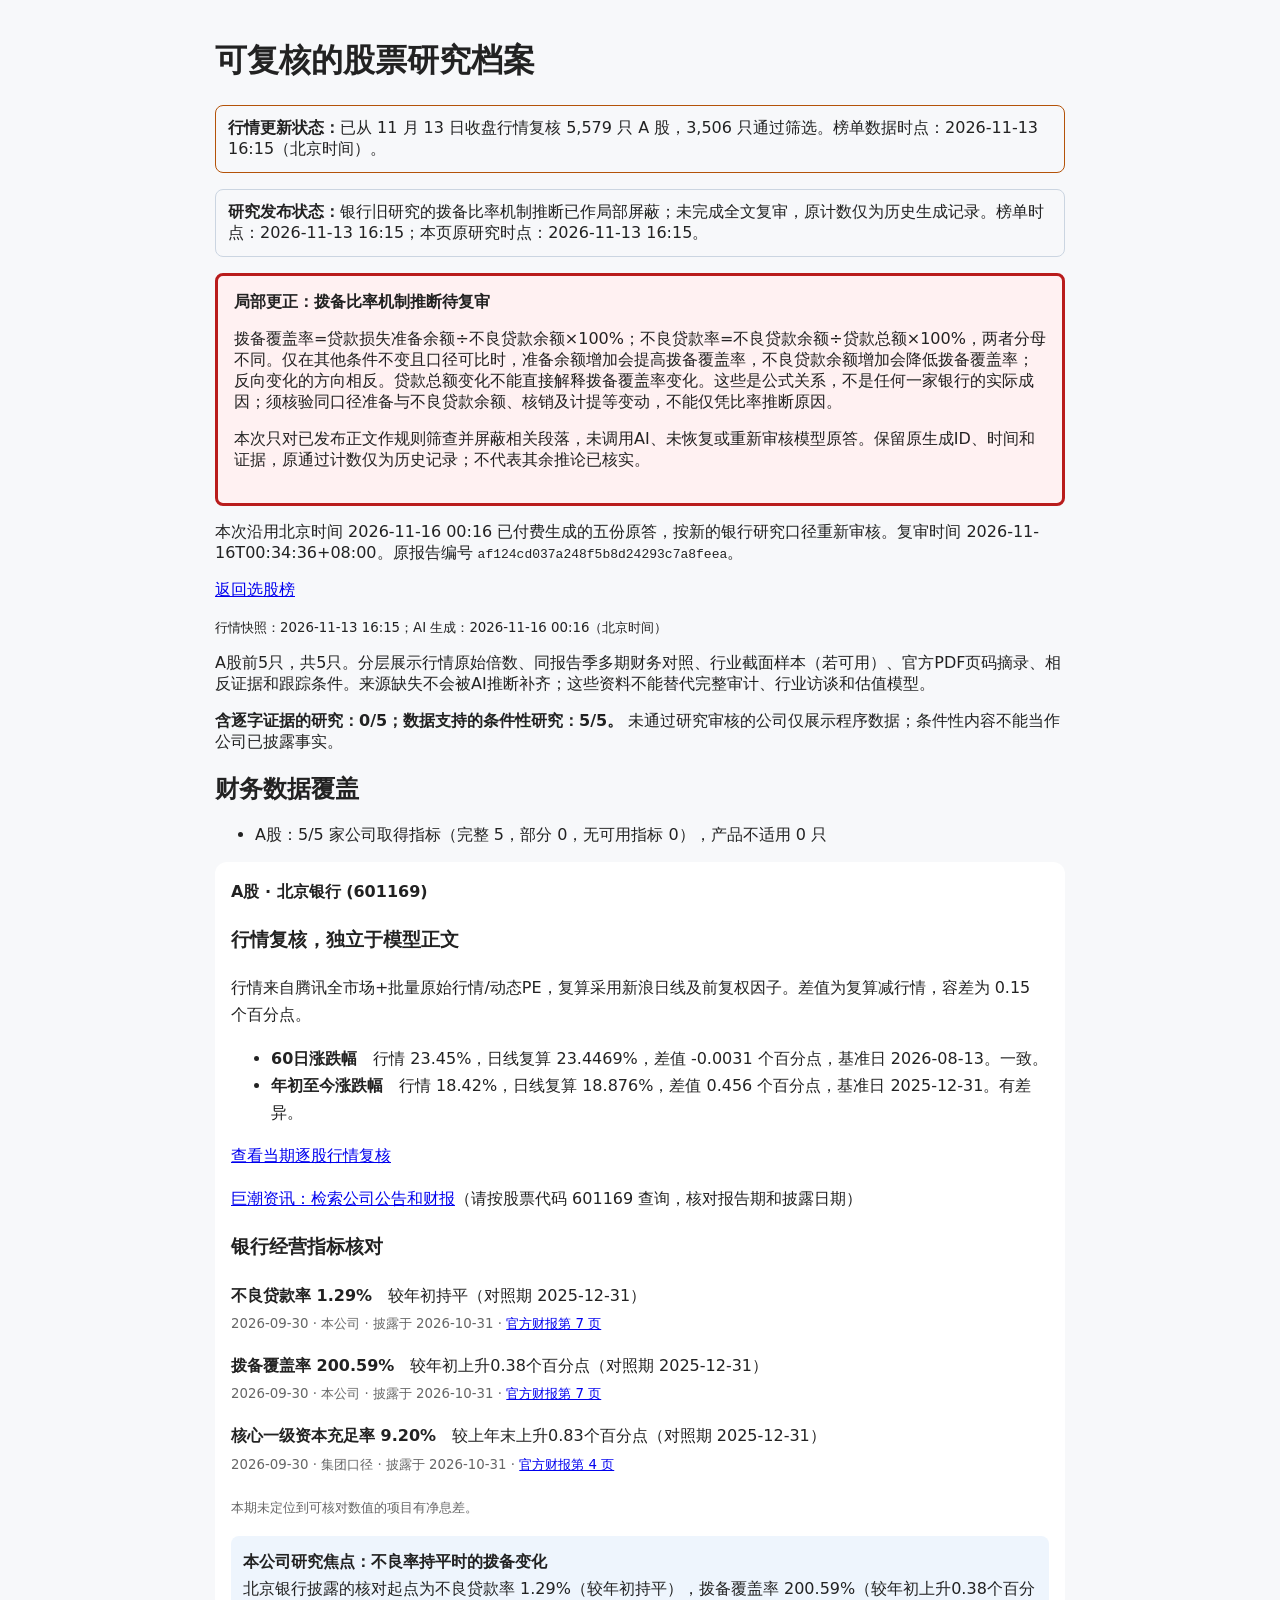
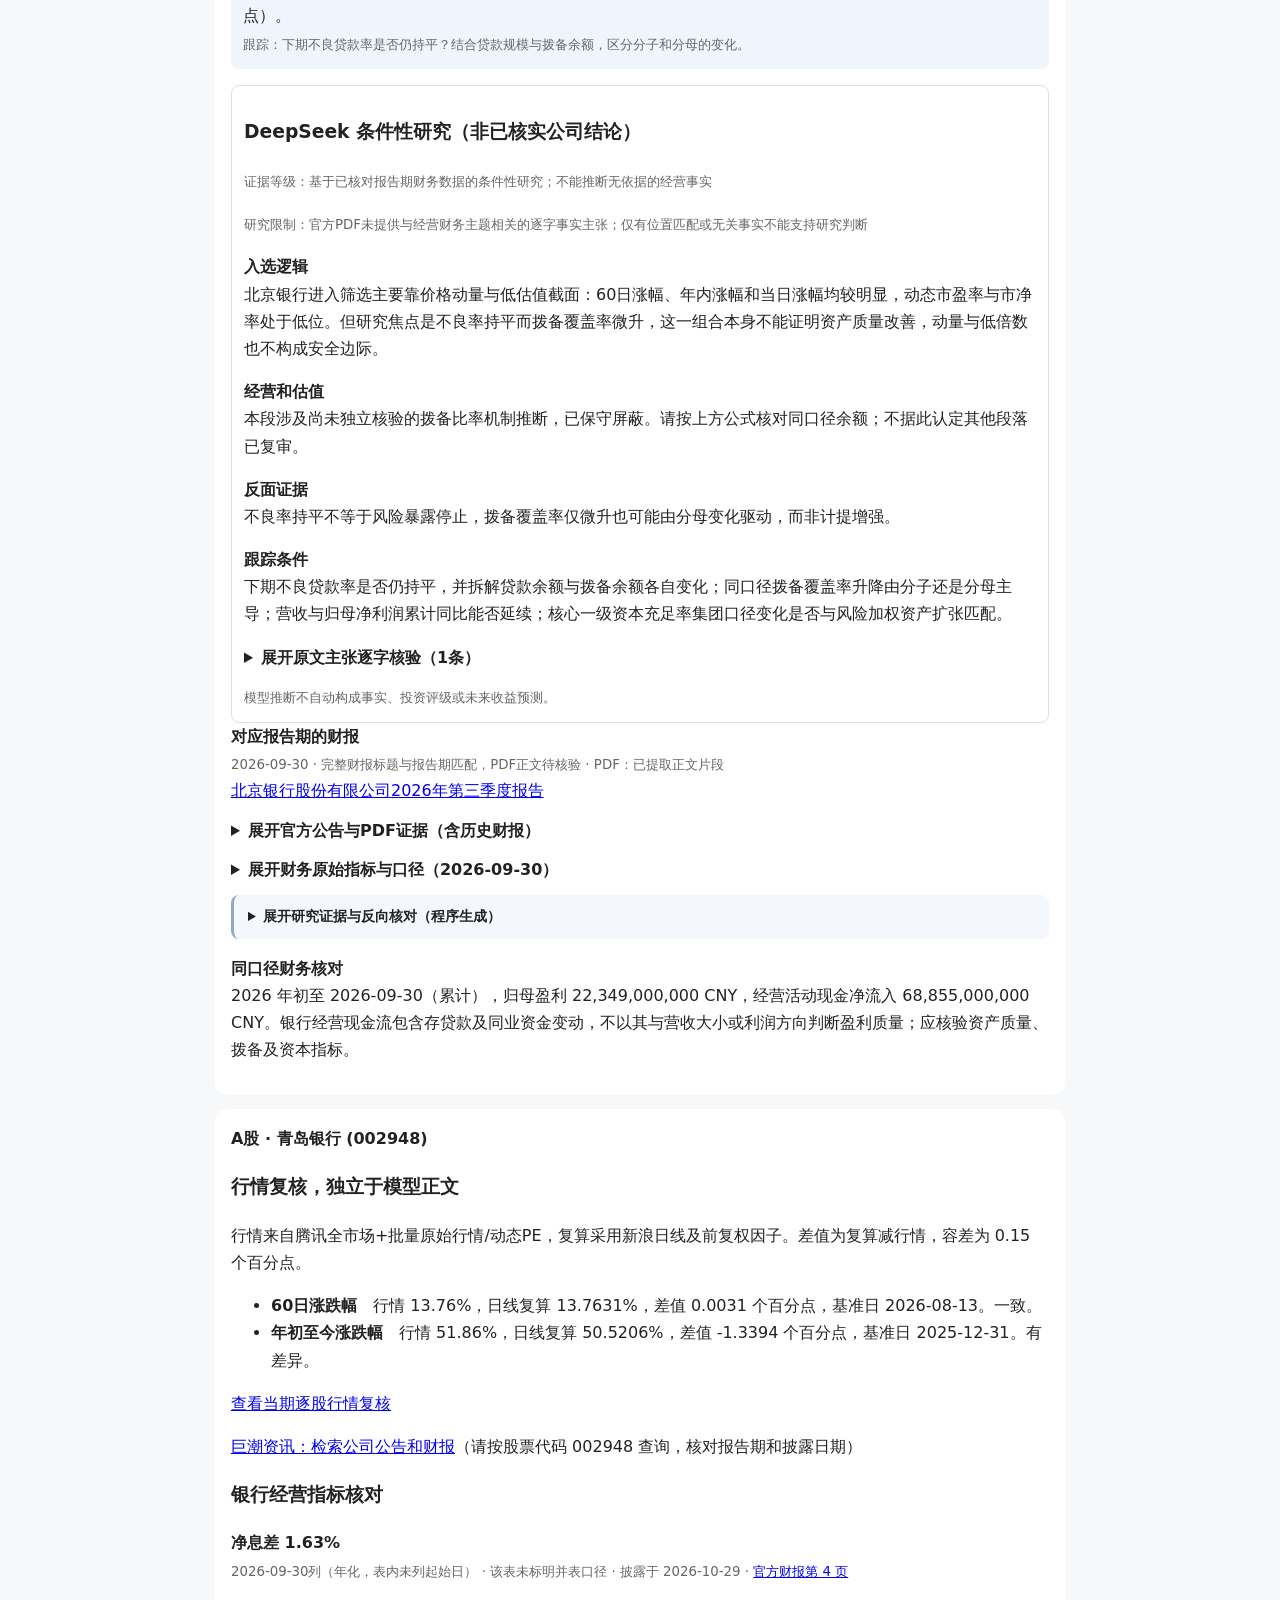
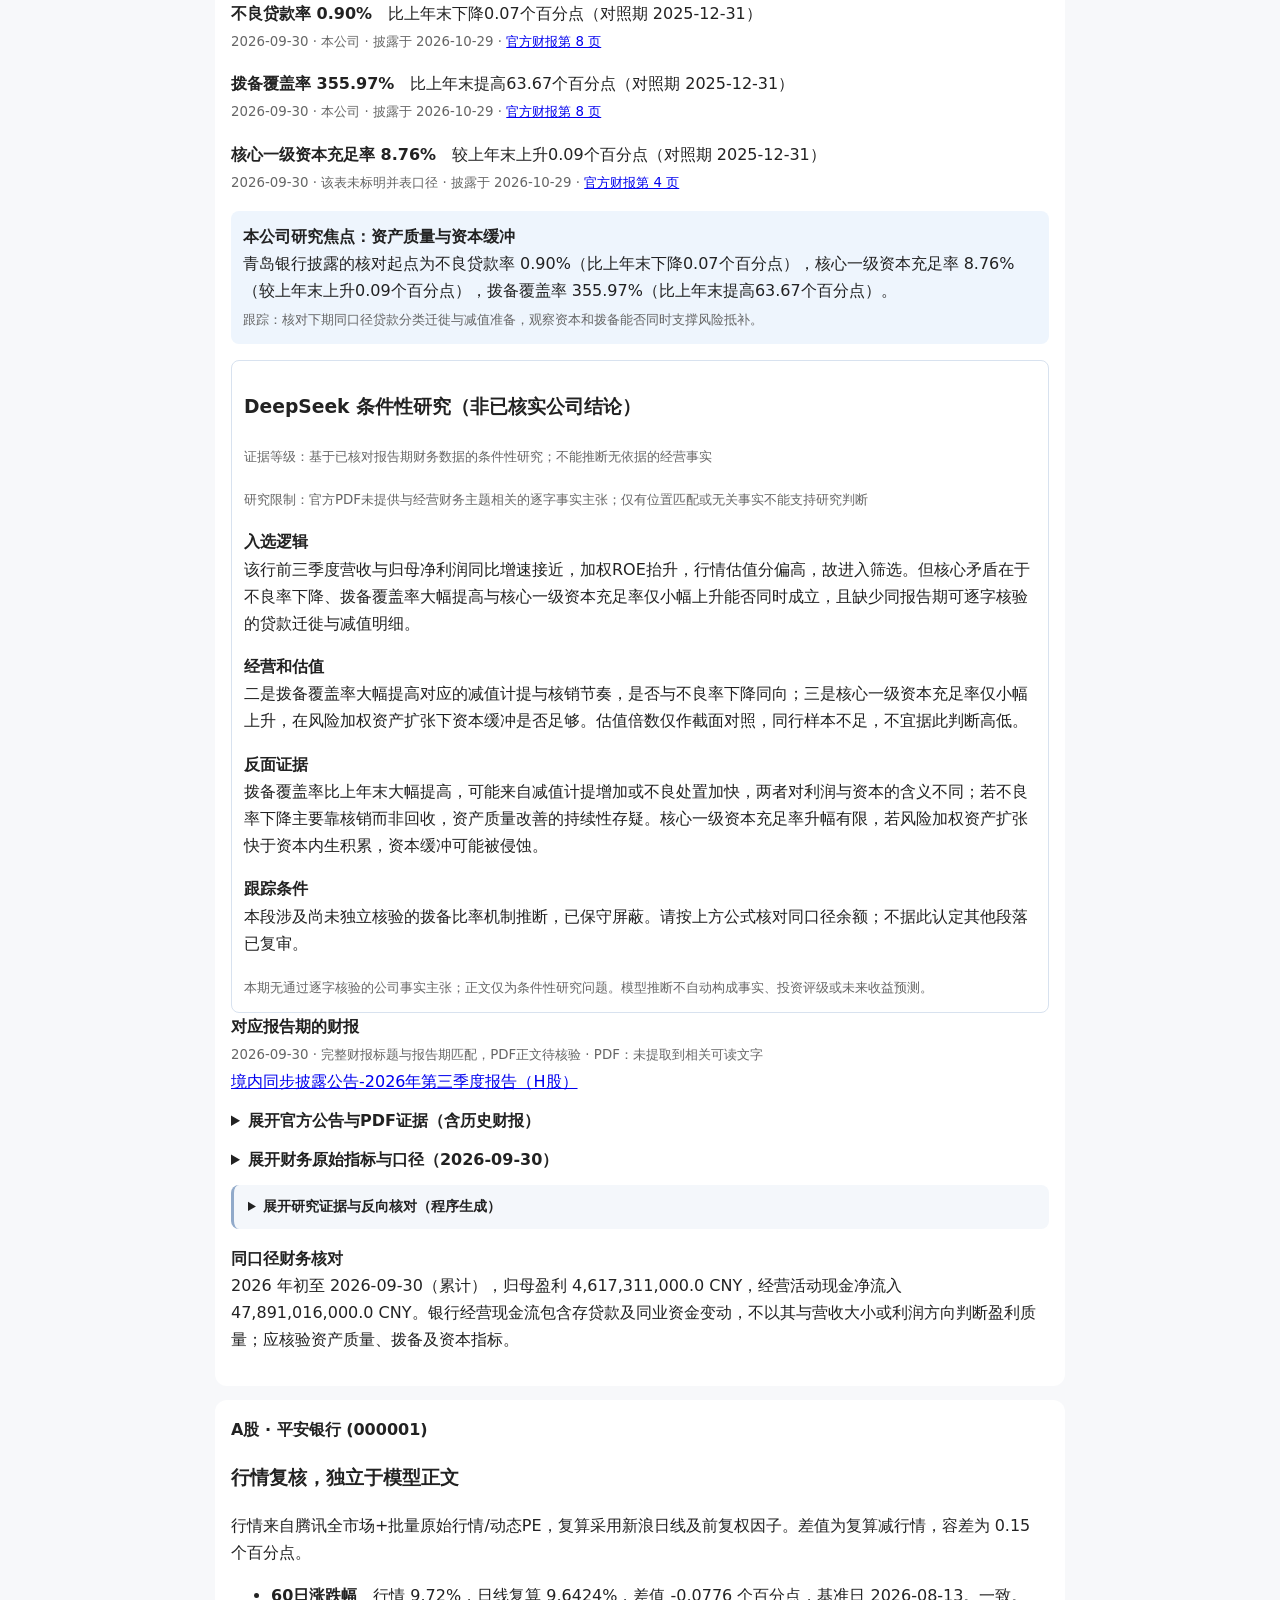
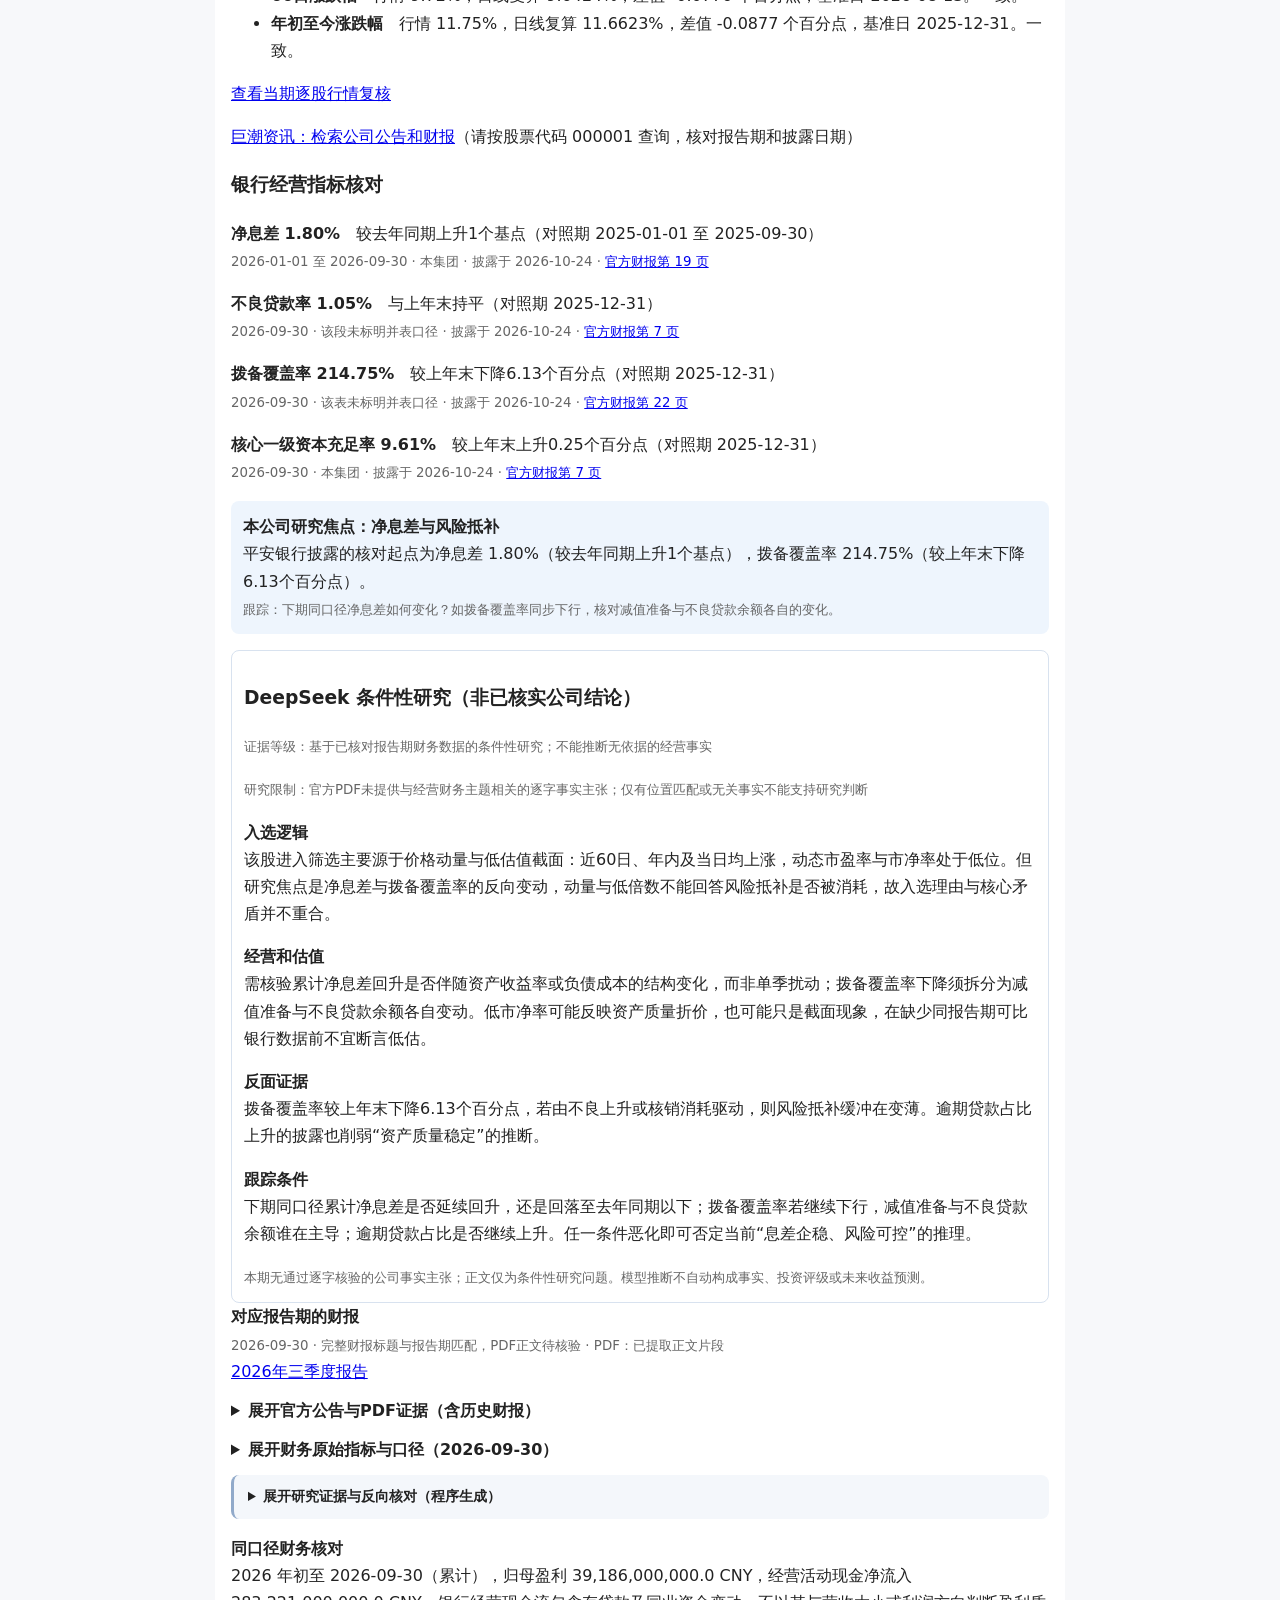
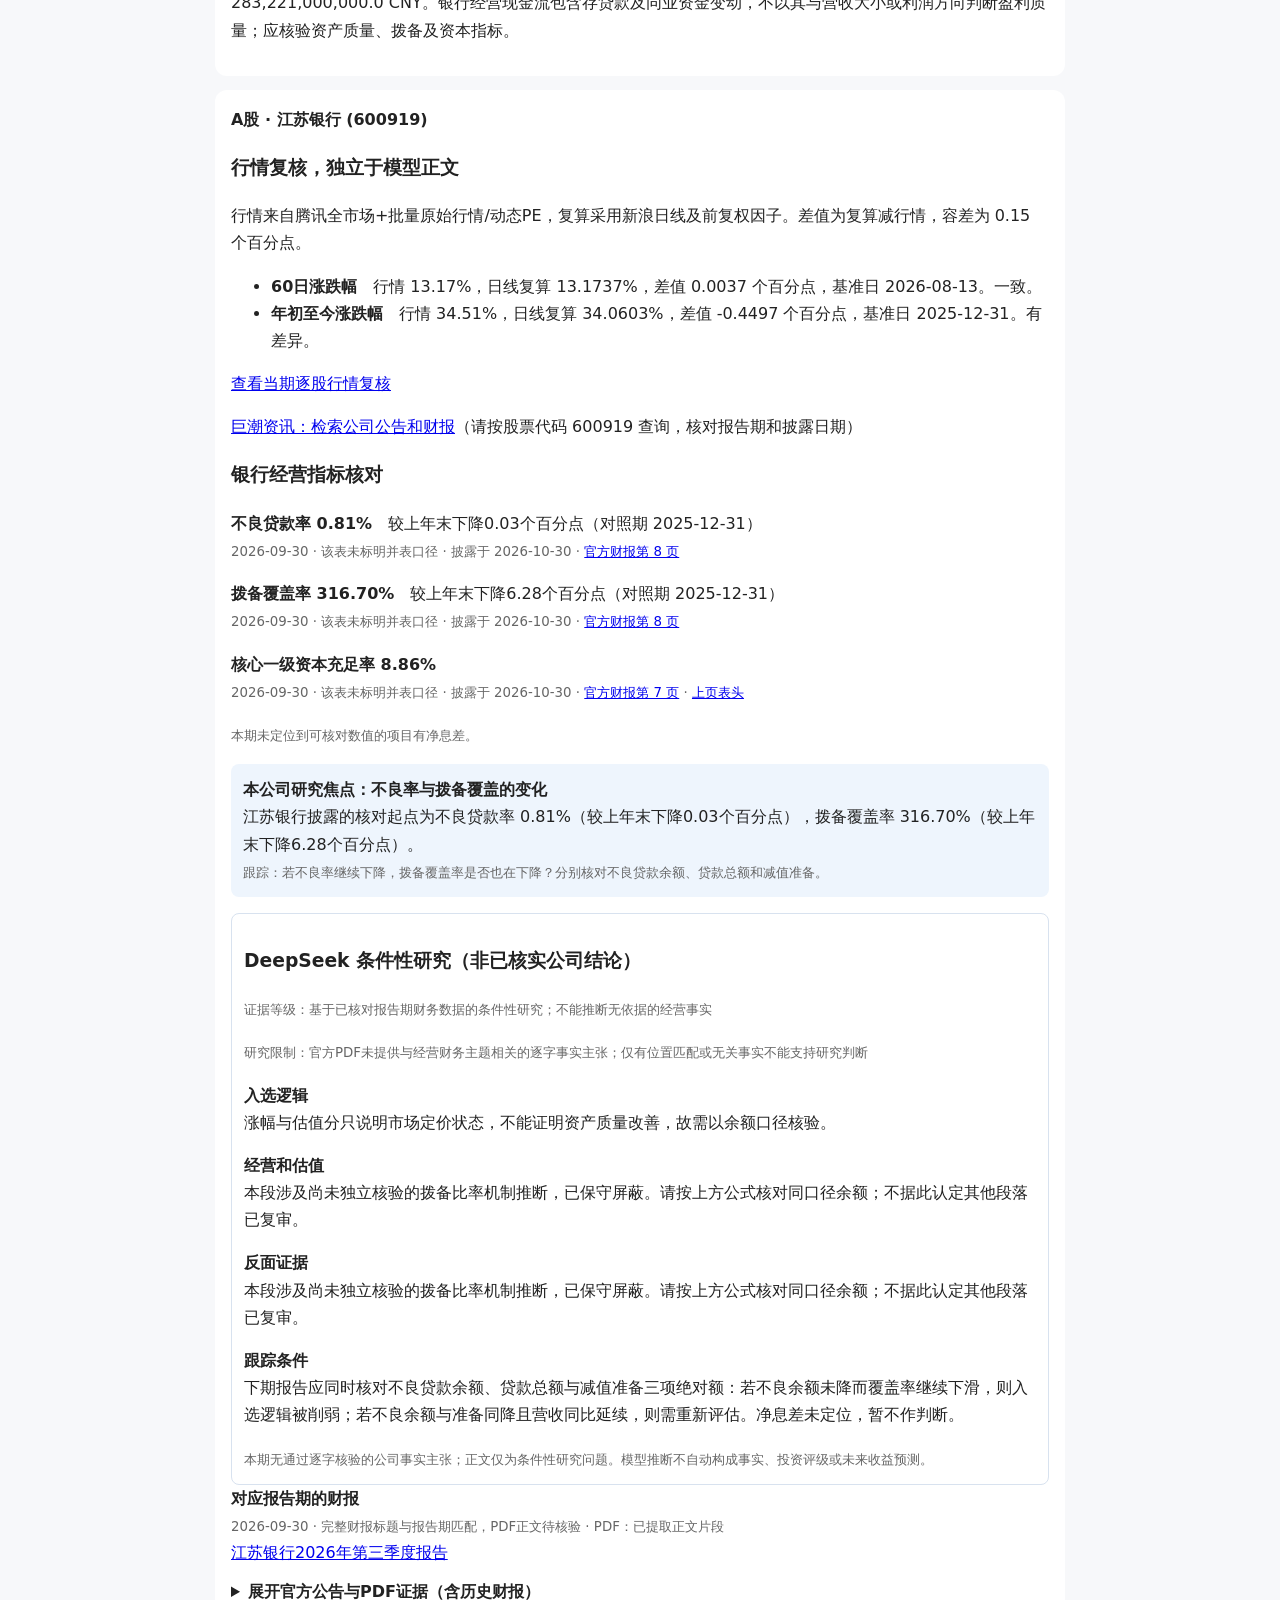
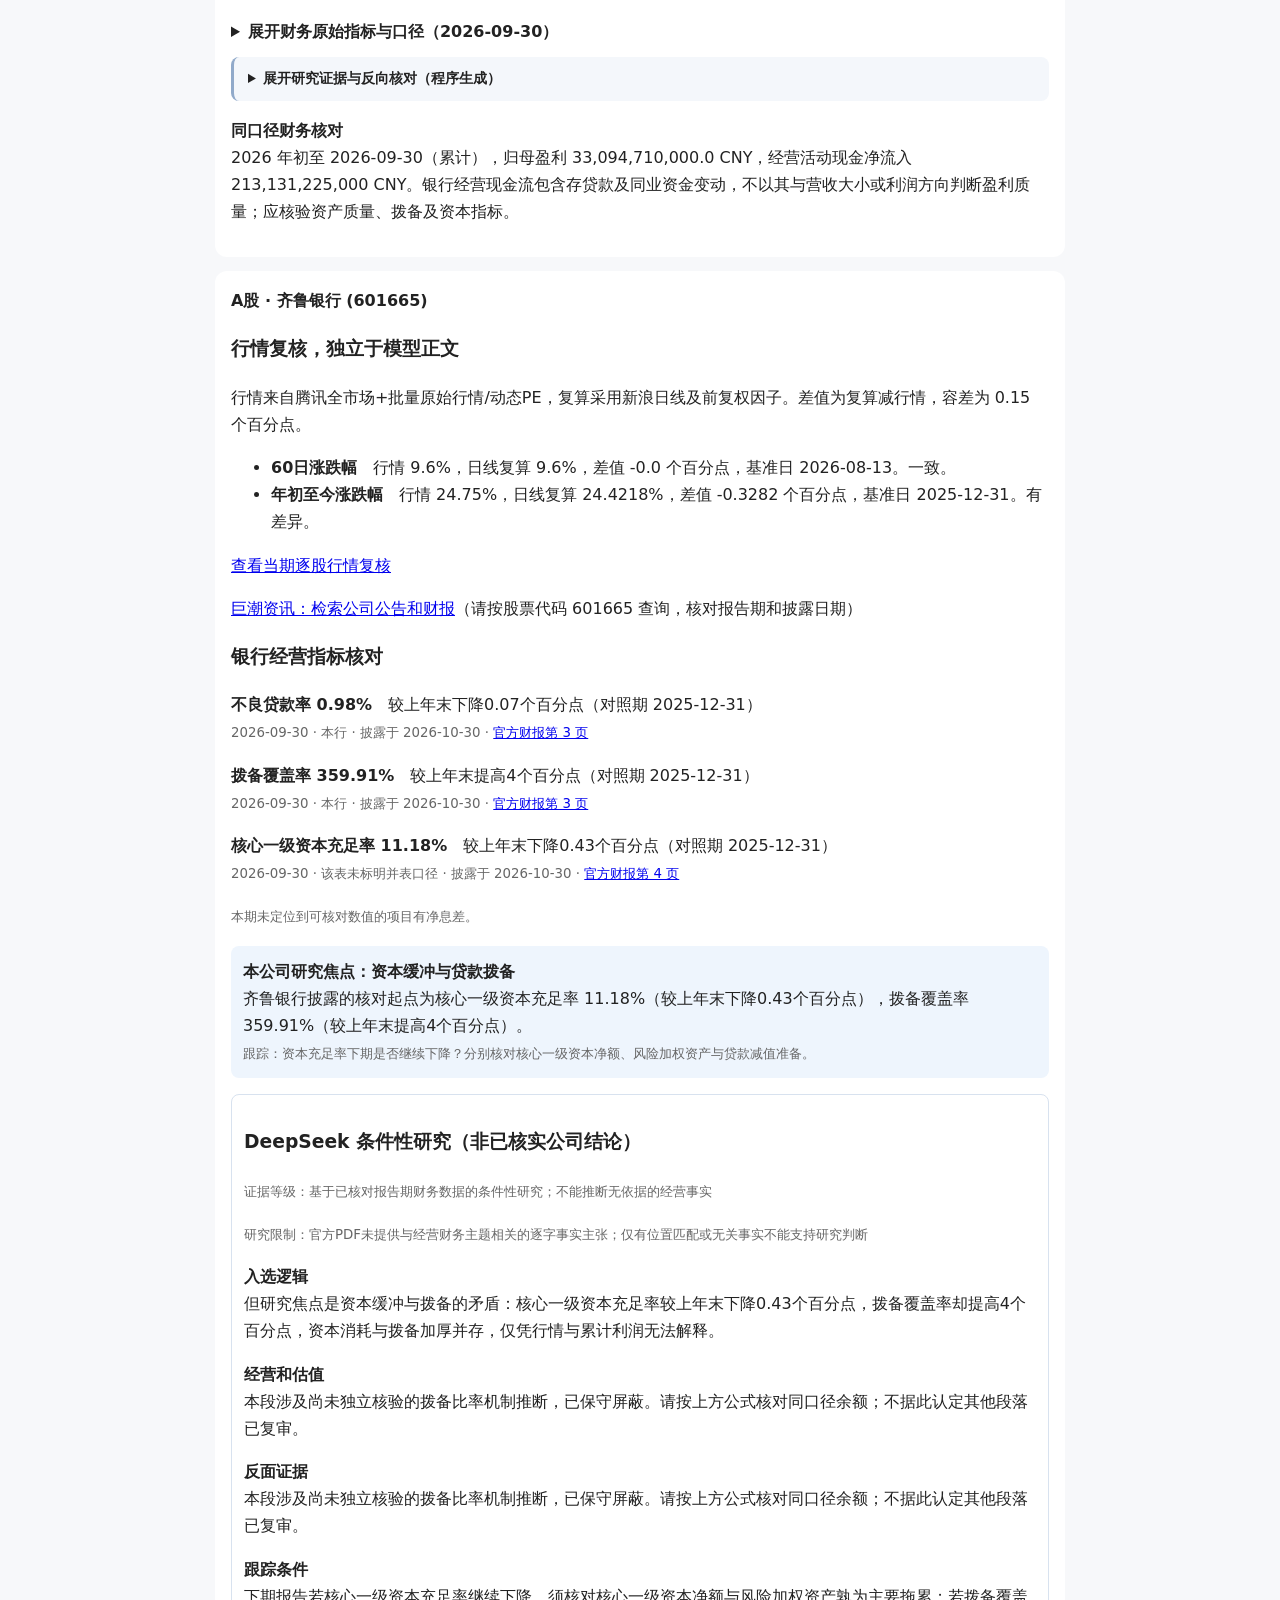
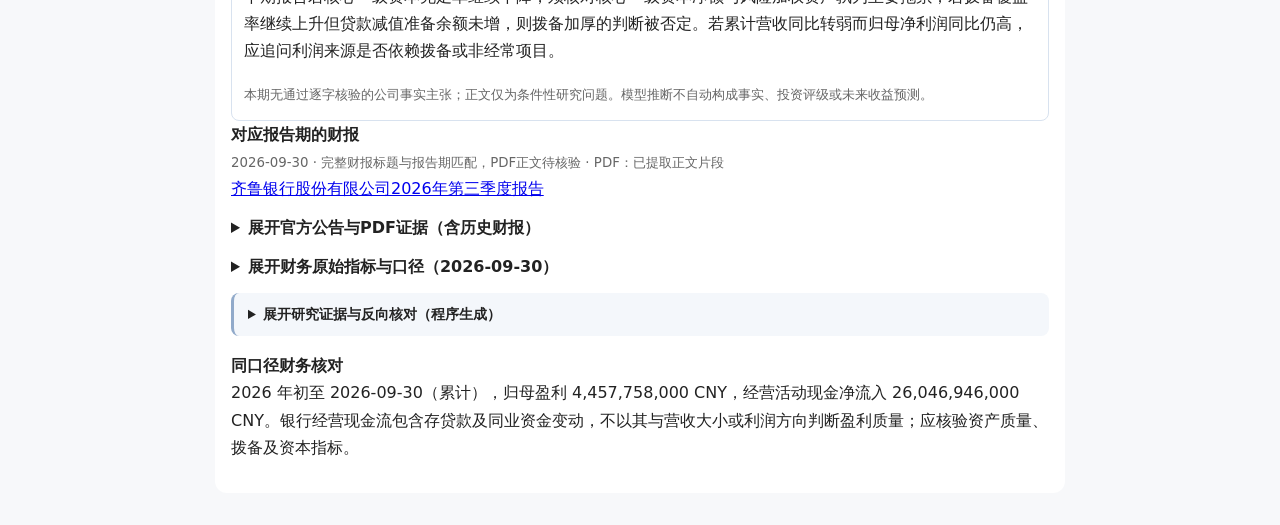
<file: docs/history/2026-11-13/ai-before-narrative-correction.html>
<!DOCTYPE html>
<html lang="zh-CN"><meta charset="utf-8"><meta name="viewport" content="width=device-width,initial-scale=1"><title>AI 股票研究</title><meta name="research-original-generation-id" content="af124cd037a248f5b8d24293c7a8feea"><meta name="research-reviewed-at" content="2026-11-16T00:34:36+08:00"><meta name="research-audit-version" content="evidence-scope-v2"><meta name="research-generation-id" content="7d2681103b17462da0236d64d1e54164">
<style>body{font-family:system-ui,-apple-system,sans-serif;background:#f7f8fa;color:#222;max-width:850px;margin:auto;padding:18px}article{background:white;padding:16px;border-radius:12px;margin:14px 0;line-height:1.7}article blockquote{white-space:pre-wrap}article small{color:#666}article .research-brief{background:#f4f7fb;border-left:3px solid #91aaca;padding:10px 14px;border-radius:8px;font-size:14px}article .ai-insight{border:1px solid #d8e2ef;padding:12px;border-radius:8px}article .issuer-focus{background:#eef5fd;padding:12px;border-radius:8px}article .limited{background:#f9f9f9}article details{margin:12px 0}article summary{cursor:pointer;font-weight:600}article .research-brief ul{margin:6px 0 16px;padding-left:20px}</style>
<meta name="research-approved-count" content="0"><meta name="research-limited-count" content="5"><meta name="research-total-count" content="5">
<h1>可复核的股票研究档案</h1><p class="market-publication-alert" data-market-state="updated" style="border:1px solid #b45309;padding:12px;border-radius:8px"><b>行情更新状态：</b>已从 11 月 13 日收盘行情复核 5,579 只 A 股，3,506 只通过筛选。榜单数据时点：2026-11-13 16:15（北京时间）。</p><p class="research-publication-alert" data-research-state="review-required" style="border:1px solid #cbd5e1;padding:12px;border-radius:8px"><b>研究发布状态：</b>银行旧研究的拨备比率机制推断已作局部屏蔽；未完成全文复审，原计数仅为历史生成记录。榜单时点：2026-11-13 16:15；本页原研究时点：2026-11-13 16:15。</p><aside class="bank-ratio-correction" role="alert" style="border:3px solid #b91c1c;background:#fff1f2;padding:16px;border-radius:8px"><strong>局部更正：拨备比率机制推断待复审</strong><p>拨备覆盖率=贷款损失准备余额÷不良贷款余额×100%；不良贷款率=不良贷款余额÷贷款总额×100%，两者分母不同。仅在其他条件不变且口径可比时，准备余额增加会提高拨备覆盖率，不良贷款余额增加会降低拨备覆盖率；反向变化的方向相反。贷款总额变化不能直接解释拨备覆盖率变化。这些是公式关系，不是任何一家银行的实际成因；须核验同口径准备与不良贷款余额、核销及计提等变动，不能仅凭比率推断原因。</p><p>本次只对已发布正文作规则筛查并屏蔽相关段落，未调用AI、未恢复或重新审核模型原答。保留原生成ID、时间和证据，原通过计数仅为历史记录；不代表其余推论已核实。</p></aside><p class="bank-review-provenance">本次沿用北京时间 2026-11-16 00:16 已付费生成的五份原答，按新的银行研究口径重新审核。复审时间 2026-11-16T00:34:36+08:00。原报告编号 <code>af124cd037a248f5b8d24293c7a8feea</code>。</p><p><a href="./">返回选股榜</a></p>
<small>行情快照：2026-11-13 16:15；AI 生成：2026-11-16 00:16（北京时间）</small>
<p>A股前5只，共5只。分层展示行情原始倍数、同报告季多期财务对照、行业截面样本（若可用）、官方PDF页码摘录、相反证据和跟踪条件。来源缺失不会被AI推断补齐；这些资料不能替代完整审计、行业访谈和估值模型。</p>
<p><b>含逐字证据的研究：0/5；数据支持的条件性研究：5/5。</b> 未通过研究审核的公司仅展示程序数据；条件性内容不能当作公司已披露事实。</p>
<section><h2>财务数据覆盖</h2><ul><li>A股：5/5 家公司取得指标（完整 5，部分 0，无可用指标 0），产品不适用 0 只</li></ul></section>
<article><b id="stock-601169">A股 · 北京银行 (601169)</b><!--issuer-trend-audit--><section class="issuer-trend-audit"><h3>行情复核，独立于模型正文</h3><p>行情来自腾讯全市场+批量原始行情/动态PE，复算采用新浪日线及前复权因子。差值为复算减行情，容差为 0.15 个百分点。</p><ul><li><b>60日涨跌幅</b>　行情 23.45%，日线复算 23.4469%，差值 -0.0031 个百分点，基准日 2026-08-13。一致。</li><li><b>年初至今涨跌幅</b>　行情 18.42%，日线复算 18.876%，差值 0.456 个百分点，基准日 2025-12-31。有差异。</li></ul><a href="./history/2026-11-13/trend-audit.html">查看当期逐股行情复核</a></section><!--/issuer-trend-audit-->
<p><a href="https://www.cninfo.com.cn/new/index" rel="noopener noreferrer" target="_blank">巨潮资讯：检索公司公告和财报</a>（请按股票代码 601169 查询，核对报告期和披露日期）</p>
<section class="bank-evidence"><h3>银行经营指标核对</h3><p><b>不良贷款率 1.29%</b>　较年初持平（对照期 2025-12-31）<br/><small>2026-09-30 · 本公司 · 披露于 2026-10-31 · <a href="https://static.cninfo.com.cn/finalpage/2026-10-31/1225649745.PDF#page=7">官方财报第 7 页</a></small></p><p><b>拨备覆盖率 200.59%</b>　较年初上升0.38个百分点（对照期 2025-12-31）<br/><small>2026-09-30 · 本公司 · 披露于 2026-10-31 · <a href="https://static.cninfo.com.cn/finalpage/2026-10-31/1225649745.PDF#page=7">官方财报第 7 页</a></small></p><p><b>核心一级资本充足率 9.20%</b>　较上年末上升0.83个百分点（对照期 2025-12-31）<br/><small>2026-09-30 · 集团口径 · 披露于 2026-10-31 · <a href="https://static.cninfo.com.cn/finalpage/2026-10-31/1225649745.PDF#page=4">官方财报第 4 页</a></small></p><p><small>本期未定位到可核对数值的项目有净息差。</small></p></section>
<p class="issuer-focus"><b>本公司研究焦点：不良率持平时的拨备变化</b><br/>北京银行披露的核对起点为不良贷款率 1.29%（较年初持平），拨备覆盖率 200.59%（较年初上升0.38个百分点）。<br/><small>跟踪：下期不良贷款率是否仍持平？结合贷款规模与拨备余额，区分分子和分母的变化。</small></p>
<section class="ai-insight"><h3>DeepSeek 条件性研究（非已核实公司结论）</h3><p><small>证据等级：基于已核对报告期财务数据的条件性研究；不能推断无依据的经营事实</small></p><p><small>研究限制：官方PDF未提供与经营财务主题相关的逐字事实主张；仅有位置匹配或无关事实不能支持研究判断</small></p><p><b>入选逻辑</b><br/>北京银行进入筛选主要靠价格动量与低估值截面：60日涨幅、年内涨幅和当日涨幅均较明显，动态市盈率与市净率处于低位。但研究焦点是不良率持平而拨备覆盖率微升，这一组合本身不能证明资产质量改善，动量与低倍数也不构成安全边际。</p><p><b>经营和估值</b><br/>本段涉及尚未独立核验的拨备比率机制推断，已保守屏蔽。请按上方公式核对同口径余额；不据此认定其他段落已复审。</p><p><b>反面证据</b><br/>不良率持平不等于风险暴露停止，拨备覆盖率仅微升也可能由分母变化驱动，而非计提增强。</p><p><b>跟踪条件</b><br/>下期不良贷款率是否仍持平，并拆解贷款余额与拨备余额各自变化；同口径拨备覆盖率升降由分子还是分母主导；营收与归母净利润累计同比能否延续；核心一级资本充足率集团口径变化是否与风险加权资产扩张匹配。</p><details><summary>展开原文主张逐字核验（1条）</summary><blockquote><b>直接披露（逐字摘录）：</b>报告期内，本公司坚持价值经营导向，统筹推动效益增长、结构改善和质量提升。<p><small>对应PDF原句：报告期内，本公司坚持价值经营导向，统筹推动效益增长、结构改善和质量提升。</small></p> <a href="https://static.cninfo.com.cn/finalpage/2026-10-31/1225649745.PDF#page=7" rel="noopener noreferrer" target="_blank">D1 p7</a><small> · 单位：未定位；期间：报告期末，本公司资产总额    47,656.44亿元、较年初下降3.50%。2026年前三季度，；主体范围：原句明示公司或集团主体；不据此认证合并口径或支持正文推断</small></blockquote><small>仅证明PDF位置与文字匹配，不自动证明AI解释的因果关系。</small></details><small>模型推断不自动构成事实、投资评级或未来收益预测。</small></section>
<section><b>对应报告期的财报</b><br/><small>2026-09-30 · 完整财报标题与报告期匹配，PDF正文待核验 · PDF：已提取正文片段</small>
<div><a href="https://static.cninfo.com.cn/finalpage/2026-10-31/1225649745.PDF" rel="noopener noreferrer" target="_blank">北京银行股份有限公司2026年第三季度报告</a></div>
</section>
<details class="source-docs"><summary>展开官方公告与PDF证据（含历史财报）</summary><small>巨潮资讯 · 近期索引 2026-10-15 至 2026-11-13 · 已取得公告索引</small>
<div>2026-10-31　<a href="https://static.cninfo.com.cn/finalpage/2026-10-31/1225649745.PDF" rel="noopener noreferrer" target="_blank">北京银行股份有限公司2026年第三季度报告</a></div>
<small>已提取正文片段</small>
<details><summary>D1 p2 · 查看正文摘录及表格口径</summary><blockquote>表头：项目                年初至报告期末         上年同期       年初至报告期末比上年
单位：单位：百万元     币种：人民币
期间上下文：项目                年初至报告期末         上年同期       年初至报告期末比上年
项目                年初至报告期末         上年同期       年初至报告期末比上年
同期增减变动幅度（%）
经营活动产生的现金流量净额                         68,855       333,319           (79.34)
单位：百万元     币种：人民币
本报告期比                        年初至报告</blockquote><a href="https://static.cninfo.com.cn/finalpage/2026-10-31/1225649745.PDF#page=2">打开官方 PDF 对应页</a></details>
<details><summary>D1 p3 · 查看正文摘录及表格口径</summary><blockquote>表头：未定位
单位：单位：百万元   币种：人民币
期间上下文：未定位
单位：百万元   币种：人民币
（三）主要会计数据、财务指标发生变动的情况、原因
√适用  □不适用
项目名称              变动比例（%）                主要原因
经营活动产生的现金流量净额_年初            (79.34)    吸收存款和同业及其他金融机构存放款项
至报告期末                                  净增加额的减少</blockquote><a href="https://static.cninfo.com.cn/finalpage/2026-10-31/1225649745.PDF#page=3">打开官方 PDF 对应页</a></details>
<details><summary>D1 p7 · 查看正文摘录及表格口径</summary><blockquote>表头：未定位
单位：未定位
期间上下文：报告期末，本公司资产总额    47,656.44亿元、较年初下降3.50%。2026年前三季度，
报告期内，本公司坚持价值经营导向，统筹推动效益增长、结构改善和质量提升。
报告期末，本公司资产总额    47,656.44亿元、较年初下降3.50%。2026年前三季度，
本公司实现营业收入   548.15亿元、同比增长 6.26%，归属于母公司股东净利润   223.49
亿元、同比增长  6.10%，加权平均净资产收益率   9.96%、同比上升 0.10%，盈利水平
稳步提升。本公司积极做好金融“五篇大文章”，持续优化信贷资产结构，聚焦科技</blockquote><a href="https://static.cninfo.com.cn/finalpage/2026-10-31/1225649745.PDF#page=7">打开官方 PDF 对应页</a></details>
<details><summary>D1 p14 · 查看正文摘录及表格口径</summary><blockquote>表头：未定位
单位：未定位
期间上下文：北京银行股份有限公司2026年第三季度报告
截至6月末，审批通过   25个项目、授信  182亿元，有力支持重点项目建设。服务京
津冀协同发展，紧扣区域“六链七群”产业布局，强化链主企业与上下游客户营销服
务。与北京市教委签署战略合作协议，连续      20年支持北京市“紫禁杯”教育奖励基
金，为首都教育事业贡献金融力量。全面启动工会卡三年提升工程，整合国企资源共
建“京喜惠”平台，推出“京彩新春消费季”“京彩活力充能季”等消费活动，拓宽</blockquote><a href="https://static.cninfo.com.cn/finalpage/2026-10-31/1225649745.PDF#page=14">打开官方 PDF 对应页</a></details>
<div>2026-10-27　<a href="https://static.cninfo.com.cn/finalpage/2026-10-27/1225622703.PDF" rel="noopener noreferrer" target="_blank">北京银行股份有限公司关于召开2026年第三季度业绩说明会的公告</a></div>
<small>未提取到相关可读文字</small>
<div>2026-10-31　<a href="https://static.cninfo.com.cn/finalpage/2026-10-31/1225649734.PDF" rel="noopener noreferrer" target="_blank">北京银行股份有限公司关于召开2026年第二次临时股东会的通知</a></div>
<small>已提取正文片段</small>
<details><summary>D3 p7 · 查看正文摘录及表格口径</summary><blockquote>表头：未定位
单位：未定位
期间上下文：未定位
注：
1、上述回执的剪报、复印件或按以上格式自制均有效。
2、本回执在填妥及签署后于2026年11月23日之前以专人、邮寄或传真方式送达本行董事会
办公室。</blockquote><a href="https://static.cninfo.com.cn/finalpage/2026-10-31/1225649734.PDF#page=7">打开官方 PDF 对应页</a></details>
</details>
<details class="finance"><summary>展开财务原始指标与口径（2026-09-30）</summary><small><div>来源：东方财富（AKShare 主要指标、现金流量表，按报告期）</div><div>状态：可用</div><div>报告期：2026-09-30</div><div>披露日期：2026-10-31</div><div>报告币种：CNY</div><div>期间：2026 年初至报告期末（累计）</div><div>营业总收入：54,815,000,000 CNY（累计）</div><div>归母净利润：22,349,000,000 CNY（累计）</div><div>加权 ROE：7.47 %（报告期）</div><div>资产负债率：90.9230315987 %（期末）</div><div>营业总收入同比：6.255330697061 %（累计同比）</div><div>归母净利润同比：6.100455753893 %（累计同比）</div><div>基本每股收益：1.0 CNY/股（累计）</div><div>经营活动现金流量净额：68,855,000,000 CNY（期间合计）</div></small></details>
<details class="research-brief"><summary>展开研究证据与反向核对（程序生成）</summary>
<p><b>入选依据（快照）</b><br/>评分 86.8；趋势分 92.1；活跃分 61.9；估值分 99.4；涨跌幅 2.5；换手率 1.46；选股规则解释：60日涨 +23.4%，今年以来 +18.4%，今日 +2.5%，换手率 1.5%，市盈率 4 倍；评分是相对排名，不是收益概率；估值分不等于市盈率</p>
<p><b>财务变化（第三方）</b><br/>营收同比增长（第三方财务指标：营业总收入同比）；归母净利润同比增长（第三方财务指标：归母净利润同比；增长不等于已盈利）</p>
<p><b>研究资料覆盖：</b>扩展证据研究（分级只反映证据完整性，不是买入评级）</p>
<p><b>同报告季跨年财务对照</b></p><ul><li>收入：2026-09-30 = 54815000000 CNY；2025-09-30 = 51588000000 CNY（同报告季对照）</li><li>归母净利润：2026-09-30 = 22349000000 CNY；2025-09-30 = 21064000000 CNY（同报告季对照）</li><li>经营现金流净额：2026-09-30 = 68855000000 CNY；2025-09-30 = 333319000000 CNY（同报告季对照）</li><li>ROE：2026-09-30 = 7.47 %；2025-09-30 = 7.395 %（同报告季对照）</li><li>资产负债率：2026-09-30 = 90.9230315987 %；2025-09-30 = 92.0865282825 %（同报告季对照）</li><li>收入同比：2026-09-30 = 6.255330697061 %；2025-09-30 = -1.079557438975 %（同报告季对照）</li><li>归母净利润同比：2026-09-30 = 6.100455753893 %；2025-09-30 = 0.257020466445 %（同报告季对照）</li></ul>
<p><b>估值与可用行业样本</b></p><ul><li>估值依据：行情倍数可用，仅作截面对照</li><li>行情动态PE 4.37 倍（非TTM）</li><li>行情PB 0.45 倍</li><li>行业估值样本不足或未核实，不声称优于同行</li><li>同报告期同行财务对照：样本不足或未核实，不给出同行领先结论</li></ul>
<p><b>反面证据 / 研究限制</b></p><ul><li>银行经营现金流包含存贷款及同业资金变动，不能凭其与营收大小或利润方向判断现金流异常、盈利质量或回款质量</li><li>尚未获得证明行业优势、长期盈利改善或估值低估的独立证据</li></ul>
<p><b>三种经营假设与证伪条件</b></p><ul><li>改善假设：下期同口径营收同比保持改善，且解释具有持续证据；同时核验归母净利润同比变化能否延续，且绝对额盈亏口径一致</li><li>维持假设：行业估值样本仍不充分时不作同行高低判断；在新披露不足时只保留规则化市场观察</li><li>恶化假设：下期营收同比转弱，须重新评估增长持续性；并关注公司官方风险公告能否证实变化</li></ul>
<p><b>下期验证清单</b></p><ul><li>下期不良贷款率是否仍持平？结合贷款规模与拨备余额，区分分子和分母的变化。</li><li>核验同口径净息差、不良贷款率、拨备覆盖率、资本充足率及存贷款变动；缺失不作推断</li><li>下期同口径营业收入同比是否改善或转弱</li></ul>
<p><b>来源覆盖情况</b></p><ul><li>财务指标：可用（8 项）</li><li>指标报告期：2026-09-30</li><li>对应期官方PDF：已读取 4 个带页码片段，仅为摘录、非全篇审计</li><li>官方证据：3 条纳入展示（含历史财报）；已读摘录 5 段</li><li>部分PDF摘录缺少单位、表头或期间上下文，禁止从这些摘录引用金额</li><li>银行研究口径依据：银行名称与对应期官方报告标题一致（非监管行业认证）</li><li>研究证据等级：扩展证据研究</li><li>待补证：同一行业合格样本有估值对照</li></ul>
</details>
<p><b>同口径财务核对</b><br/>2026 年初至 2026-09-30（累计），归母盈利 22,349,000,000 CNY，经营活动现金净流入 68,855,000,000 CNY。银行经营现金流包含存贷款及同业资金变动，不以其与营收大小或利润方向判断盈利质量；应核验资产质量、拨备及资本指标。</p>
</article>
<article><b id="stock-002948">A股 · 青岛银行 (002948)</b><!--issuer-trend-audit--><section class="issuer-trend-audit"><h3>行情复核，独立于模型正文</h3><p>行情来自腾讯全市场+批量原始行情/动态PE，复算采用新浪日线及前复权因子。差值为复算减行情，容差为 0.15 个百分点。</p><ul><li><b>60日涨跌幅</b>　行情 13.76%，日线复算 13.7631%，差值 0.0031 个百分点，基准日 2026-08-13。一致。</li><li><b>年初至今涨跌幅</b>　行情 51.86%，日线复算 50.5206%，差值 -1.3394 个百分点，基准日 2025-12-31。有差异。</li></ul><a href="./history/2026-11-13/trend-audit.html">查看当期逐股行情复核</a></section><!--/issuer-trend-audit-->
<p><a href="https://www.cninfo.com.cn/new/index" rel="noopener noreferrer" target="_blank">巨潮资讯：检索公司公告和财报</a>（请按股票代码 002948 查询，核对报告期和披露日期）</p>
<section class="bank-evidence"><h3>银行经营指标核对</h3><p><b>净息差 1.63%</b>　<br/><small>2026-09-30列（年化，表内未列起始日） · 该表未标明并表口径 · 披露于 2026-10-29 · <a href="https://static.cninfo.com.cn/finalpage/2026-10-29/1225636250.PDF#page=4">官方财报第 4 页</a></small></p><p><b>不良贷款率 0.90%</b>　比上年末下降0.07个百分点（对照期 2025-12-31）<br/><small>2026-09-30 · 本公司 · 披露于 2026-10-29 · <a href="https://static.cninfo.com.cn/finalpage/2026-10-29/1225636250.PDF#page=8">官方财报第 8 页</a></small></p><p><b>拨备覆盖率 355.97%</b>　比上年末提高63.67个百分点（对照期 2025-12-31）<br/><small>2026-09-30 · 本公司 · 披露于 2026-10-29 · <a href="https://static.cninfo.com.cn/finalpage/2026-10-29/1225636250.PDF#page=8">官方财报第 8 页</a></small></p><p><b>核心一级资本充足率 8.76%</b>　较上年末上升0.09个百分点（对照期 2025-12-31）<br/><small>2026-09-30 · 该表未标明并表口径 · 披露于 2026-10-29 · <a href="https://static.cninfo.com.cn/finalpage/2026-10-29/1225636250.PDF#page=4">官方财报第 4 页</a></small></p></section>
<p class="issuer-focus"><b>本公司研究焦点：资产质量与资本缓冲</b><br/>青岛银行披露的核对起点为不良贷款率 0.90%（比上年末下降0.07个百分点），核心一级资本充足率 8.76%（较上年末上升0.09个百分点），拨备覆盖率 355.97%（比上年末提高63.67个百分点）。<br/><small>跟踪：核对下期同口径贷款分类迁徙与减值准备，观察资本和拨备能否同时支撑风险抵补。</small></p>
<section class="ai-insight"><h3>DeepSeek 条件性研究（非已核实公司结论）</h3><p><small>证据等级：基于已核对报告期财务数据的条件性研究；不能推断无依据的经营事实</small></p><p><small>研究限制：官方PDF未提供与经营财务主题相关的逐字事实主张；仅有位置匹配或无关事实不能支持研究判断</small></p><p><b>入选逻辑</b><br/>该行前三季度营收与归母净利润同比增速接近，加权ROE抬升，行情估值分偏高，故进入筛选。但核心矛盾在于不良率下降、拨备覆盖率大幅提高与核心一级资本充足率仅小幅上升能否同时成立，且缺少同报告期可逐字核验的贷款迁徙与减值明细。</p><p><b>经营和估值</b><br/>二是拨备覆盖率大幅提高对应的减值计提与核销节奏，是否与不良率下降同向；三是核心一级资本充足率仅小幅上升，在风险加权资产扩张下资本缓冲是否足够。估值倍数仅作截面对照，同行样本不足，不宜据此判断高低。</p><p><b>反面证据</b><br/>拨备覆盖率比上年末大幅提高，可能来自减值计提增加或不良处置加快，两者对利润与资本的含义不同；若不良率下降主要靠核销而非回收，资产质量改善的持续性存疑。核心一级资本充足率升幅有限，若风险加权资产扩张快于资本内生积累，资本缓冲可能被侵蚀。</p><p><b>跟踪条件</b><br/>本段涉及尚未独立核验的拨备比率机制推断，已保守屏蔽。请按上方公式核对同口径余额；不据此认定其他段落已复审。</p><small>本期无通过逐字核验的公司事实主张；正文仅为条件性研究问题。</small><small>模型推断不自动构成事实、投资评级或未来收益预测。</small></section>
<section><b>对应报告期的财报</b><br/><small>2026-09-30 · 完整财报标题与报告期匹配，PDF正文待核验 · PDF：未提取到相关可读文字</small>
<div><a href="https://static.cninfo.com.cn/finalpage/2026-10-29/1225637485.PDF" rel="noopener noreferrer" target="_blank">境内同步披露公告-2026年第三季度报告（H股）</a></div>
</section>
<details class="source-docs"><summary>展开官方公告与PDF证据（含历史财报）</summary><small>巨潮资讯 · 近期索引 2026-10-15 至 2026-11-13 · 已取得公告索引</small>
<div>2026-10-29　<a href="https://static.cninfo.com.cn/finalpage/2026-10-29/1225637485.PDF" rel="noopener noreferrer" target="_blank">境内同步披露公告-2026年第三季度报告（H股）</a></div>
<small>未提取到相关可读文字</small>
<div>2026-10-29　<a href="https://static.cninfo.com.cn/finalpage/2026-10-29/1225636250.PDF" rel="noopener noreferrer" target="_blank">2026年三季度报告</a></div>
<small>已提取正文片段</small>
<details><summary>D2 p3 · 查看正文摘录及表格口径</summary><blockquote>表头：未定位
单位：金额单位：人民币千元
期间上下文：截至  2026年 9月 30日止报告期归属于母公司股东的净利润和报告期末归属于母
托管费收入等属于银行业正常经营性项目产生的损益，因此本公司未将其纳入非经常性损益的披露范围。
4.主要会计数据和财务指标发生变动的情况及原因
上述主要会计数据和财务指标增减变动幅度超过                30%的情况及主要原因如下：
金额单位：人民币千元
项目            2026年     比上年同期              主要原因</blockquote><a href="https://static.cninfo.com.cn/finalpage/2026-10-29/1225636250.PDF#page=3">打开官方 PDF 对应页</a></details>
<details><summary>D2 p3 · 查看正文摘录及表格口径</summary><blockquote>表头：项目            2026年     比上年同期              主要原因
单位：金额单位：人民币千元
期间上下文：未定位
金额单位：人民币千元
1-9月     增减幅度（%）
主要是同业往来产生的现金流量净额
经营活动产生的现金流量净额        47,891,016      266.83增加，而存贷款产生的现金流量净额
减少，部分抵销前者影响。
3</blockquote><a href="https://static.cninfo.com.cn/finalpage/2026-10-29/1225636250.PDF#page=3">打开官方 PDF 对应页</a></details>
<details><summary>D2 p7 · 查看正文摘录及表格口径</summary><blockquote>表头：未定位
单位：未定位
期间上下文：续增长的同时，向央行借款和同业存放款项实现较快增长。截至            2026年9月末，
末提高 0.77个百分点。
盈利能力稳步提升，营收利润较好增长。2026       年前三季度，本公司实现归属
于母公司股东的净利润    46.17亿元，同比增加  6.25亿元，增长 15.67%；营业收入
126.65亿元，同比增加 16.52亿元，增长 15.00%；加权平均净资产收益率（年化）
13.89%，同比提高0.73个百分点。报告期内，本公司扎根本地，服务实体，扩规</blockquote><a href="https://static.cninfo.com.cn/finalpage/2026-10-29/1225636250.PDF#page=7">打开官方 PDF 对应页</a></details>
<details><summary>D2 p13 · 查看正文摘录及表格口径</summary><blockquote>表头：未定位
单位：未定位
期间上下文：青岛银行股份有限公司   2026年第三季度报告
青岛银行股份有限公司   2026年第三季度报告
第三节     其他重要事项
一、实际控制人、股东、关联方、收购人以及本行等承诺相关方作出的承
诺及其履行情况
本行不存在实际控制人和收购人。2026           年第三季度，本行及本行股东、关</blockquote><a href="https://static.cninfo.com.cn/finalpage/2026-10-29/1225636250.PDF#page=13">打开官方 PDF 对应页</a></details>
<div>2026-11-03　<a href="https://static.cninfo.com.cn/finalpage/2026-11-03/1225652180.PDF" rel="noopener noreferrer" target="_blank">境内同步披露公告-截至二零二六年十月三十一日股份发行人的证券变动月报表</a></div>
<small>未提取到相关可读文字</small>
</details>
<details class="finance"><summary>展开财务原始指标与口径（2026-09-30）</summary><small><div>来源：东方财富（AKShare 主要指标、现金流量表，按报告期）</div><div>状态：可用</div><div>报告期：2026-09-30</div><div>披露日期：2026-10-29</div><div>报告币种：CNY</div><div>期间：2026 年初至报告期末（累计）</div><div>营业总收入：12,664,897,000.0 CNY（累计）</div><div>归母净利润：4,617,311,000.0 CNY（累计）</div><div>加权 ROE：10.4175 %（报告期）</div><div>资产负债率：93.3750113795 %（期末）</div><div>营业总收入同比：14.997795819821 %（累计同比）</div><div>归母净利润同比：15.667985849224 %（累计同比）</div><div>基本每股收益：0.75 CNY/股（累计）</div><div>经营活动现金流量净额：47,891,016,000.0 CNY（期间合计）</div></small></details>
<details class="research-brief"><summary>展开研究证据与反向核对（程序生成）</summary>
<p><b>入选依据（快照）</b><br/>评分 85.7；趋势分 93.2；活跃分 67.9；估值分 96.0；涨跌幅 3.65；换手率 1.81；选股规则解释：60日涨 +13.8%，今年以来 +51.9%，今日 +3.6%，换手率 1.8%，市盈率 6 倍；评分是相对排名，不是收益概率；估值分不等于市盈率</p>
<p><b>财务变化（第三方）</b><br/>营收同比增长（第三方财务指标：营业总收入同比）；归母净利润同比增长（第三方财务指标：归母净利润同比；增长不等于已盈利）</p>
<p><b>研究资料覆盖：</b>纵向财务研究（分级只反映证据完整性，不是买入评级）</p>
<p><b>同报告季跨年财务对照</b></p><ul><li>收入：2026-09-30 = 12664897000.0 CNY；2025-09-30 = 11013165000.0 CNY（同报告季对照）</li><li>归母净利润：2026-09-30 = 4617311000.0 CNY；2025-09-30 = 3991866000.0 CNY（同报告季对照）</li><li>经营现金流净额：2026-09-30 = 47891016000.0 CNY；2025-09-30 = 13055237000.0 CNY（同报告季对照）</li><li>ROE：2026-09-30 = 10.4175 %；2025-09-30 = 9.87 %（同报告季对照）</li><li>资产负债率：2026-09-30 = 93.3750113795 %；2025-09-30 = 93.840584253 %（同报告季对照）</li><li>收入同比：2026-09-30 = 14.997795819821 %；2025-09-30 = 5.02542916211 %（同报告季对照）</li><li>归母净利润同比：2026-09-30 = 15.667985849224 %；2025-09-30 = 15.541221119514 %（同报告季对照）</li></ul>
<p><b>估值与可用行业样本</b></p><ul><li>估值依据：行情倍数可用，仅作截面对照</li><li>行情动态PE 6.17 倍（非TTM）</li><li>行情PB 0.86 倍</li><li>行业估值样本不足或未核实，不声称优于同行</li><li>同报告期同行财务对照：样本不足或未核实，不给出同行领先结论</li></ul>
<p><b>反面证据 / 研究限制</b></p><ul><li>银行经营现金流包含存贷款及同业资金变动，不能凭其与营收大小或利润方向判断现金流异常、盈利质量或回款质量</li><li>财务指标缺少同报告期官方正文片段交叉核实</li></ul>
<p><b>三种经营假设与证伪条件</b></p><ul><li>改善假设：下期同口径营收同比保持改善，且解释具有持续证据；同时核验归母净利润同比变化能否延续，且绝对额盈亏口径一致</li><li>维持假设：行业估值样本仍不充分时不作同行高低判断；在新披露不足时只保留规则化市场观察</li><li>恶化假设：下期营收同比转弱，须重新评估增长持续性；并关注公司官方风险公告能否证实变化</li></ul>
<p><b>下期验证清单</b></p><ul><li>核对下期同口径贷款分类迁徙与减值准备，观察资本和拨备能否同时支撑风险抵补。</li><li>核验同口径净息差、不良贷款率、拨备覆盖率、资本充足率及存贷款变动；缺失不作推断</li><li>下期同口径营业收入同比是否改善或转弱</li></ul>
<p><b>来源覆盖情况</b></p><ul><li>财务指标：可用（8 项）</li><li>指标报告期：2026-09-30</li><li>对应期官方PDF：仅匹配标题，尚无可读正文摘录</li><li>官方证据：3 条纳入展示（含历史财报）；已读摘录 4 段</li><li>部分PDF摘录缺少单位、表头或期间上下文，禁止从这些摘录引用金额</li><li>银行研究口径依据：银行名称与对应期官方报告的本行表述一致（非监管行业认证）</li><li>研究证据等级：纵向财务研究</li><li>待补证：同报告期官方PDF有可读摘录；同报告期官方PDF表头/单位/期间齐备；同一行业合格样本有估值对照</li></ul>
</details>
<p><b>同口径财务核对</b><br/>2026 年初至 2026-09-30（累计），归母盈利 4,617,311,000.0 CNY，经营活动现金净流入 47,891,016,000.0 CNY。银行经营现金流包含存贷款及同业资金变动，不以其与营收大小或利润方向判断盈利质量；应核验资产质量、拨备及资本指标。</p>
</article>
<article><b id="stock-000001">A股 · 平安银行 (000001)</b><!--issuer-trend-audit--><section class="issuer-trend-audit"><h3>行情复核，独立于模型正文</h3><p>行情来自腾讯全市场+批量原始行情/动态PE，复算采用新浪日线及前复权因子。差值为复算减行情，容差为 0.15 个百分点。</p><ul><li><b>60日涨跌幅</b>　行情 9.72%，日线复算 9.6424%，差值 -0.0776 个百分点，基准日 2026-08-13。一致。</li><li><b>年初至今涨跌幅</b>　行情 11.75%，日线复算 11.6623%，差值 -0.0877 个百分点，基准日 2025-12-31。一致。</li></ul><a href="./history/2026-11-13/trend-audit.html">查看当期逐股行情复核</a></section><!--/issuer-trend-audit-->
<p><a href="https://www.cninfo.com.cn/new/index" rel="noopener noreferrer" target="_blank">巨潮资讯：检索公司公告和财报</a>（请按股票代码 000001 查询，核对报告期和披露日期）</p>
<section class="bank-evidence"><h3>银行经营指标核对</h3><p><b>净息差 1.80%</b>　较去年同期上升1个基点（对照期 2025-01-01 至 2025-09-30）<br/><small>2026-01-01 至 2026-09-30 · 本集团 · 披露于 2026-10-24 · <a href="https://static.cninfo.com.cn/finalpage/2026-10-24/1225620609.PDF#page=19">官方财报第 19 页</a></small></p><p><b>不良贷款率 1.05%</b>　与上年末持平（对照期 2025-12-31）<br/><small>2026-09-30 · 该段未标明并表口径 · 披露于 2026-10-24 · <a href="https://static.cninfo.com.cn/finalpage/2026-10-24/1225620609.PDF#page=7">官方财报第 7 页</a></small></p><p><b>拨备覆盖率 214.75%</b>　较上年末下降6.13个百分点（对照期 2025-12-31）<br/><small>2026-09-30 · 该表未标明并表口径 · 披露于 2026-10-24 · <a href="https://static.cninfo.com.cn/finalpage/2026-10-24/1225620609.PDF#page=22">官方财报第 22 页</a></small></p><p><b>核心一级资本充足率 9.61%</b>　较上年末上升0.25个百分点（对照期 2025-12-31）<br/><small>2026-09-30 · 本集团 · 披露于 2026-10-24 · <a href="https://static.cninfo.com.cn/finalpage/2026-10-24/1225620609.PDF#page=7">官方财报第 7 页</a></small></p></section>
<p class="issuer-focus"><b>本公司研究焦点：净息差与风险抵补</b><br/>平安银行披露的核对起点为净息差 1.80%（较去年同期上升1个基点），拨备覆盖率 214.75%（较上年末下降6.13个百分点）。<br/><small>跟踪：下期同口径净息差如何变化？如拨备覆盖率同步下行，核对减值准备与不良贷款余额各自的变化。</small></p>
<section class="ai-insight"><h3>DeepSeek 条件性研究（非已核实公司结论）</h3><p><small>证据等级：基于已核对报告期财务数据的条件性研究；不能推断无依据的经营事实</small></p><p><small>研究限制：官方PDF未提供与经营财务主题相关的逐字事实主张；仅有位置匹配或无关事实不能支持研究判断</small></p><p><b>入选逻辑</b><br/>该股进入筛选主要源于价格动量与低估值截面：近60日、年内及当日均上涨，动态市盈率与市净率处于低位。但研究焦点是净息差与拨备覆盖率的反向变动，动量与低倍数不能回答风险抵补是否被消耗，故入选理由与核心矛盾并不重合。</p><p><b>经营和估值</b><br/>需核验累计净息差回升是否伴随资产收益率或负债成本的结构变化，而非单季扰动；拨备覆盖率下降须拆分为减值准备与不良贷款余额各自变动。低市净率可能反映资产质量折价，也可能只是截面现象，在缺少同报告期可比银行数据前不宜断言低估。</p><p><b>反面证据</b><br/>拨备覆盖率较上年末下降6.13个百分点，若由不良上升或核销消耗驱动，则风险抵补缓冲在变薄。逾期贷款占比上升的披露也削弱“资产质量稳定”的推断。</p><p><b>跟踪条件</b><br/>下期同口径累计净息差是否延续回升，还是回落至去年同期以下；拨备覆盖率若继续下行，减值准备与不良贷款余额谁在主导；逾期贷款占比是否继续上升。任一条件恶化即可否定当前“息差企稳、风险可控”的推理。</p><small>本期无通过逐字核验的公司事实主张；正文仅为条件性研究问题。</small><small>模型推断不自动构成事实、投资评级或未来收益预测。</small></section>
<section><b>对应报告期的财报</b><br/><small>2026-09-30 · 完整财报标题与报告期匹配，PDF正文待核验 · PDF：已提取正文片段</small>
<div><a href="https://static.cninfo.com.cn/finalpage/2026-10-24/1225620609.PDF" rel="noopener noreferrer" target="_blank">2026年三季度报告</a></div>
</section>
<details class="source-docs"><summary>展开官方公告与PDF证据（含历史财报）</summary><small>巨潮资讯 · 近期索引 2026-10-15 至 2026-11-13 · 已取得公告索引</small>
<div>2026-10-24　<a href="https://static.cninfo.com.cn/finalpage/2026-10-24/1225620609.PDF" rel="noopener noreferrer" target="_blank">2026年三季度报告</a></div>
<small>已提取正文片段</small>
<details><summary>D1 p3 · 查看正文摘录及表格口径</summary><blockquote>表头：未定位
单位：未定位
期间上下文：未定位
股收益的计算及披露》（2010      年修订）及《企业会计准则第       34号——每股收益》计算。本行于        2016年3月 7
日非公开发行    200亿元非累积型优先股，于      2025年3月发行  300亿元无固定期限资本债券（“永续债”），均
分类为其他权益工具。在计算当期“加权平均净资产收益率”及“每股收益”时，“归属于本行股东的净利润”
扣除了已发放的优先股股息       8.74亿元和永续债利息    6.81亿元。
2</blockquote><a href="https://static.cninfo.com.cn/finalpage/2026-10-24/1225620609.PDF#page=3">打开官方 PDF 对应页</a></details>
<details><summary>D1 p3 · 查看正文摘录及表格口径</summary><blockquote>表头：未定位
单位：（货币单位：人民币百万元）
期间上下文：2026年第三季度报告
（货币单位：人民币百万元）
扣除非经常性损益后归属于本行股东的净                  13,491       1.1%        39,124       2.2%
利润
经营活动产生的现金流量净额                       不适用         不适用         283,221      294.6%
每股经营活动产生的现金流量净额（元/股）                不适用         不适用           14.59      294.3%
基本/稀释每股收益（元/股）                       0.70        1.4%         1.94        3.7%</blockquote><a href="https://static.cninfo.com.cn/finalpage/2026-10-24/1225620609.PDF#page=3">打开官方 PDF 对应页</a></details>
<details><summary>D1 p23 · 查看正文摘录及表格口径</summary><blockquote>表头：未定位
单位：（货币单位：人民币百万元）
期间上下文：2026年第三季度报告
（货币单位：人民币百万元）
本金或利息逾期  60天以上贷款          35,352      1.03%      23,895     0.70%
2026年 9月末，本行逾期贷款余额占比      1.59%，较上年末上升   0.25个百分点。针对逾期贷款，
本行已实施差异化管控措施，依据客户实际情况分类制定清收与重组转化方案，持续推动风险化解
工作，整体风险可控。
22</blockquote><a href="https://static.cninfo.com.cn/finalpage/2026-10-24/1225620609.PDF#page=23">打开官方 PDF 对应页</a></details>
<details><summary>D1 p24 · 查看正文摘录及表格口径</summary><blockquote>表头：未定位
单位：（货币单位：人民币百万元）
期间上下文：未定位
调整后表内外资产余额                     7,849,282        7,866,191       7,604,977        7,608,205
注：以上数据为本集团口径，根据《商业银行资本管理办法》的规定计算杠杆率；9                         月末本集团杠杆率较       6月末上升，
主要因一级资本净额较       6 月末增长。有关杠杆率的更详细信息，请查阅本行网站（http://bank.pingan.com）。
1.9.3流动性覆盖率
（货币单位：人民币百万元）</blockquote><a href="https://static.cninfo.com.cn/finalpage/2026-10-24/1225620609.PDF#page=24">打开官方 PDF 对应页</a></details>
<div>2026-10-24　<a href="https://static.cninfo.com.cn/finalpage/2026-10-24/1225620612.PDF" rel="noopener noreferrer" target="_blank">关联交易公告</a></div>
<small>已提取正文片段</small>
<details><summary>D2 p2 · 查看正文摘录及表格口径</summary><blockquote>表头：未定位
单位：未定位
期间上下文：截至 2025年末，平安健康资产总额    132.31亿元，负债总额 33.25亿元，所
董事会主席：朱友刚，主要业务是提供医疗健康养老服务。
截至 2025年末，平安健康资产总额    132.31亿元，负债总额 33.25亿元，所
有者权益 99.05亿元，全年累计营业收入   54.68亿元，净利润 3.78亿元。平安健
康不是失信被执行人。
三、关联交易标的基本情况</blockquote><a href="https://static.cninfo.com.cn/finalpage/2026-10-24/1225620612.PDF#page=2">打开官方 PDF 对应页</a></details>
<details><summary>D2 p2 · 查看正文摘录及表格口径</summary><blockquote>表头：未定位
单位：未定位
期间上下文：未定位
本行第十三届董事会独立董事专门会议审议通过了前述关联交易议案，全体独立
董事同意此议案。
本次关联交易不构成《上市公司重大资产重组管理办法》规定的重大资产重
组、不构成重组上市，不需要经过有关部门批准。
二、关联方基本情况</blockquote><a href="https://static.cninfo.com.cn/finalpage/2026-10-24/1225620612.PDF#page=2">打开官方 PDF 对应页</a></details>
<div>2026-10-24　<a href="https://static.cninfo.com.cn/finalpage/2026-10-24/1225620611.PDF" rel="noopener noreferrer" target="_blank">董事会决议公告</a></div>
<small>仅列索引（已选取两份正文）</small>
</details>
<details class="finance"><summary>展开财务原始指标与口径（2026-09-30）</summary><small><div>来源：东方财富（AKShare 主要指标、现金流量表，按报告期）</div><div>状态：可用</div><div>报告期：2026-09-30</div><div>披露日期：2026-10-24</div><div>报告币种：CNY</div><div>期间：2026 年初至报告期末（累计）</div><div>营业总收入：103,100,000,000.0 CNY（累计）</div><div>归母净利润：39,186,000,000.0 CNY（累计）</div><div>加权 ROE：8.07 %（报告期）</div><div>资产负债率：90.6473808513 %（期末）</div><div>营业总收入同比：2.415862041562 %（累计同比）</div><div>归母净利润同比：2.209238634289 %（累计同比）</div><div>基本每股收益：1.94 CNY/股（累计）</div><div>经营活动现金流量净额：283,221,000,000.0 CNY（期间合计）</div></small></details>
<details class="research-brief"><summary>展开研究证据与反向核对（程序生成）</summary>
<p><b>入选依据（快照）</b><br/>评分 84.0；趋势分 86.7；活跃分 58.7；估值分 99.1；涨跌幅 2.37；换手率 1.13；选股规则解释：60日涨 +9.7%，今年以来 +11.8%，今日 +2.4%，换手率 1.1%，市盈率 4 倍；评分是相对排名，不是收益概率；估值分不等于市盈率</p>
<p><b>财务变化（第三方）</b><br/>营收同比增长（第三方财务指标：营业总收入同比）；归母净利润同比增长（第三方财务指标：归母净利润同比；增长不等于已盈利）</p>
<p><b>研究资料覆盖：</b>纵向财务研究（分级只反映证据完整性，不是买入评级）</p>
<p><b>同报告季跨年财务对照</b></p><ul><li>收入：2026-09-30 = 103100000000.0 CNY；2025-09-30 = 100668000000.0 CNY（同报告季对照）</li><li>归母净利润：2026-09-30 = 39186000000.0 CNY；2025-09-30 = 38339000000.0 CNY（同报告季对照）</li><li>经营现金流净额：2026-09-30 = 283221000000.0 CNY；2025-09-30 = 71783000000.0 CNY（同报告季对照）</li><li>ROE：2026-09-30 = 8.07 %；2025-09-30 = 8.28 %（同报告季对照）</li><li>资产负债率：2026-09-30 = 90.6473808513 %；2025-09-30 = 91.0187065051 %（同报告季对照）</li><li>收入同比：2026-09-30 = 2.415862041562 %；2025-09-30 = -9.781147496908 %（同报告季对照）</li><li>归母净利润同比：2026-09-30 = 2.209238634289 %；2025-09-30 = -3.498703717687 %（同报告季对照）</li></ul>
<p><b>估值与可用行业样本</b></p><ul><li>估值依据：行情倍数可用，仅作截面对照</li><li>行情动态PE 4.48 倍（非TTM）</li><li>行情PB 0.49 倍</li><li>行业估值样本不足或未核实，不声称优于同行</li><li>同报告期同行财务对照：样本不足或未核实，不给出同行领先结论</li></ul>
<p><b>反面证据 / 研究限制</b></p><ul><li>银行经营现金流包含存贷款及同业资金变动，不能凭其与营收大小或利润方向判断现金流异常、盈利质量或回款质量</li><li>尚未获得证明行业优势、长期盈利改善或估值低估的独立证据</li></ul>
<p><b>三种经营假设与证伪条件</b></p><ul><li>改善假设：下期同口径营收同比保持改善，且解释具有持续证据；同时核验归母净利润同比变化能否延续，且绝对额盈亏口径一致</li><li>维持假设：行业估值样本仍不充分时不作同行高低判断；在新披露不足时只保留规则化市场观察</li><li>恶化假设：下期营收同比转弱，须重新评估增长持续性；并关注公司官方风险公告能否证实变化</li></ul>
<p><b>下期验证清单</b></p><ul><li>下期同口径净息差如何变化？如拨备覆盖率同步下行，核对减值准备与不良贷款余额各自的变化。</li><li>核验同口径净息差、不良贷款率、拨备覆盖率、资本充足率及存贷款变动；缺失不作推断</li><li>下期同口径营业收入同比是否改善或转弱</li></ul>
<p><b>来源覆盖情况</b></p><ul><li>财务指标：可用（8 项）</li><li>指标报告期：2026-09-30</li><li>对应期官方PDF：已读取 4 个带页码片段，仅为摘录、非全篇审计</li><li>官方证据：3 条纳入展示（含历史财报）；已读摘录 6 段</li><li>部分PDF摘录缺少单位、表头或期间上下文，禁止从这些摘录引用金额</li><li>银行研究口径依据：银行名称与对应期官方报告的本行表述一致（非监管行业认证）</li><li>研究证据等级：纵向财务研究</li><li>待补证：同报告期官方PDF表头/单位/期间齐备；同一行业合格样本有估值对照</li></ul>
</details>
<p><b>同口径财务核对</b><br/>2026 年初至 2026-09-30（累计），归母盈利 39,186,000,000.0 CNY，经营活动现金净流入 283,221,000,000.0 CNY。银行经营现金流包含存贷款及同业资金变动，不以其与营收大小或利润方向判断盈利质量；应核验资产质量、拨备及资本指标。</p>
</article>
<article><b id="stock-600919">A股 · 江苏银行 (600919)</b><!--issuer-trend-audit--><section class="issuer-trend-audit"><h3>行情复核，独立于模型正文</h3><p>行情来自腾讯全市场+批量原始行情/动态PE，复算采用新浪日线及前复权因子。差值为复算减行情，容差为 0.15 个百分点。</p><ul><li><b>60日涨跌幅</b>　行情 13.17%，日线复算 13.1737%，差值 0.0037 个百分点，基准日 2026-08-13。一致。</li><li><b>年初至今涨跌幅</b>　行情 34.51%，日线复算 34.0603%，差值 -0.4497 个百分点，基准日 2025-12-31。有差异。</li></ul><a href="./history/2026-11-13/trend-audit.html">查看当期逐股行情复核</a></section><!--/issuer-trend-audit-->
<p><a href="https://www.cninfo.com.cn/new/index" rel="noopener noreferrer" target="_blank">巨潮资讯：检索公司公告和财报</a>（请按股票代码 600919 查询，核对报告期和披露日期）</p>
<section class="bank-evidence"><h3>银行经营指标核对</h3><p><b>不良贷款率 0.81%</b>　较上年末下降0.03个百分点（对照期 2025-12-31）<br/><small>2026-09-30 · 该表未标明并表口径 · 披露于 2026-10-30 · <a href="https://static.cninfo.com.cn/finalpage/2026-10-30/1225642695.PDF#page=8">官方财报第 8 页</a></small></p><p><b>拨备覆盖率 316.70%</b>　较上年末下降6.28个百分点（对照期 2025-12-31）<br/><small>2026-09-30 · 该表未标明并表口径 · 披露于 2026-10-30 · <a href="https://static.cninfo.com.cn/finalpage/2026-10-30/1225642695.PDF#page=8">官方财报第 8 页</a></small></p><p><b>核心一级资本充足率 8.86%</b>　<br/><small>2026-09-30 · 该表未标明并表口径 · 披露于 2026-10-30 · <a href="https://static.cninfo.com.cn/finalpage/2026-10-30/1225642695.PDF#page=7">官方财报第 7 页</a> · <a href="https://static.cninfo.com.cn/finalpage/2026-10-30/1225642695.PDF#page=6">上页表头</a></small></p><p><small>本期未定位到可核对数值的项目有净息差。</small></p></section>
<p class="issuer-focus"><b>本公司研究焦点：不良率与拨备覆盖的变化</b><br/>江苏银行披露的核对起点为不良贷款率 0.81%（较上年末下降0.03个百分点），拨备覆盖率 316.70%（较上年末下降6.28个百分点）。<br/><small>跟踪：若不良率继续下降，拨备覆盖率是否也在下降？分别核对不良贷款余额、贷款总额和减值准备。</small></p>
<section class="ai-insight"><h3>DeepSeek 条件性研究（非已核实公司结论）</h3><p><small>证据等级：基于已核对报告期财务数据的条件性研究；不能推断无依据的经营事实</small></p><p><small>研究限制：官方PDF未提供与经营财务主题相关的逐字事实主张；仅有位置匹配或无关事实不能支持研究判断</small></p><p><b>入选逻辑</b><br/>涨幅与估值分只说明市场定价状态，不能证明资产质量改善，故需以余额口径核验。</p><p><b>经营和估值</b><br/>本段涉及尚未独立核验的拨备比率机制推断，已保守屏蔽。请按上方公式核对同口径余额；不据此认定其他段落已复审。</p><p><b>反面证据</b><br/>本段涉及尚未独立核验的拨备比率机制推断，已保守屏蔽。请按上方公式核对同口径余额；不据此认定其他段落已复审。</p><p><b>跟踪条件</b><br/>下期报告应同时核对不良贷款余额、贷款总额与减值准备三项绝对额：若不良余额未降而覆盖率继续下滑，则入选逻辑被削弱；若不良余额与准备同降且营收同比延续，则需重新评估。净息差未定位，暂不作判断。</p><small>本期无通过逐字核验的公司事实主张；正文仅为条件性研究问题。</small><small>模型推断不自动构成事实、投资评级或未来收益预测。</small></section>
<section><b>对应报告期的财报</b><br/><small>2026-09-30 · 完整财报标题与报告期匹配，PDF正文待核验 · PDF：已提取正文片段</small>
<div><a href="https://static.cninfo.com.cn/finalpage/2026-10-30/1225642695.PDF" rel="noopener noreferrer" target="_blank">江苏银行2026年第三季度报告</a></div>
</section>
<details class="source-docs"><summary>展开官方公告与PDF证据（含历史财报）</summary><small>巨潮资讯 · 近期索引 2026-10-15 至 2026-11-13 · 已取得公告索引</small>
<div>2026-10-30　<a href="https://static.cninfo.com.cn/finalpage/2026-10-30/1225642695.PDF" rel="noopener noreferrer" target="_blank">江苏银行2026年第三季度报告</a></div>
<small>已提取正文片段</small>
<details><summary>D1 p2 · 查看正文摘录及表格口径</summary><blockquote>表头：项目                      （7-9 月）    年同期增减变          期末      比上年同期增减
单位：单位：千元     币种：人民币
期间上下文：江苏银行  2026年第三季度报告
单位：千元     币种：人民币
项目                      （7-9 月）    年同期增减变          期末      比上年同期增减
动幅度（%）                   变动幅度(%)
营业收入                     27,126,965       21.54  76,078,709         13.24
利润总额                     13,888,173        9.75  40,158,006         11.25
归属于上市公司股东的净利润            11,219,063        8.46  33,094,710          8.21</blockquote><a href="https://static.cninfo.com.cn/finalpage/2026-10-30/1225642695.PDF#page=2">打开官方 PDF 对应页</a></details>
<details><summary>D1 p2 · 查看正文摘录及表格口径</summary><blockquote>表头：未定位
单位：单位：千元     币种：人民币
期间上下文：江苏银行  2026年第三季度报告
单位：千元     币种：人民币
归属于上市公司股东的扣除非            11,144,849        7.90  32,948,417          8.03
经常性损益的净利润
经营活动产生的现金流量净额            23,859,716      -73.16 213,131,225        -46.98
基本每股收益（元/股）                   0.60         9.09       1.73           8.81
稀释每股收益（元/股）                   0.60         9.09       1.73           8.81</blockquote><a href="https://static.cninfo.com.cn/finalpage/2026-10-30/1225642695.PDF#page=2">打开官方 PDF 对应页</a></details>
<details><summary>D1 p3 · 查看正文摘录及表格口径</summary><blockquote>表头：主要会计项目          较上年末/上年同期变动比例                主要原因
单位：未定位
期间上下文：江苏银行 2026年第三季度报告
合计                            74,214       146,293
(三)主要会计数据、财务指标发生变动的情况、原因
主要会计项目          较上年末/上年同期变动比例                主要原因
（%）
现金及存放中央银行款项                43.24        存放央行款项规模增加</blockquote><a href="https://static.cninfo.com.cn/finalpage/2026-10-30/1225642695.PDF#page=3">打开官方 PDF 对应页</a></details>
<details><summary>D1 p11 · 查看正文摘录及表格口径</summary><blockquote>表头：未定位
单位：未定位
期间上下文：未定位
利润总额                                              40,158,006            36,097,494
减：所得税费用                                            5,653,316             4,202,843
净利润                                               34,504,690            31,894,651
归属于母公司股东的净利润                                   33,094,710            30,582,688
少数股东损益                                          1,409,980             1,311,963</blockquote><a href="https://static.cninfo.com.cn/finalpage/2026-10-30/1225642695.PDF#page=11">打开官方 PDF 对应页</a></details>
<div>2026-10-28　<a href="https://static.cninfo.com.cn/finalpage/2026-10-28/1225629973.PDF" rel="noopener noreferrer" target="_blank">江苏银行关于召开2026年三季度业绩说明会的公告</a></div>
<small>未提取到相关可读文字</small>
<div>2026-11-12　<a href="https://static.cninfo.com.cn/finalpage/2026-11-12/1225666650.PDF" rel="noopener noreferrer" target="_blank">江苏银行关于召开2026年第一次临时股东会的通知</a></div>
<small>未提取到相关可读文字</small>
</details>
<details class="finance"><summary>展开财务原始指标与口径（2026-09-30）</summary><small><div>来源：东方财富（AKShare 主要指标、现金流量表，按报告期）</div><div>状态：可用</div><div>报告期：2026-09-30</div><div>披露日期：2026-10-30</div><div>报告币种：CNY</div><div>期间：2026 年初至报告期末（累计）</div><div>营业总收入：76,078,709,000.0 CNY（累计）</div><div>归母净利润：33,094,710,000.0 CNY（累计）</div><div>加权 ROE：11.8725 %（报告期）</div><div>资产负债率：93.321995587 %（期末）</div><div>营业总收入同比：13.241347290656 %（累计同比）</div><div>归母净利润同比：8.213869232162 %（累计同比）</div><div>基本每股收益：1.73 CNY/股（累计）</div><div>经营活动现金流量净额：213,131,225,000 CNY（期间合计）</div></small></details>
<details class="research-brief"><summary>展开研究证据与反向核对（程序生成）</summary>
<p><b>入选依据（快照）</b><br/>评分 83.9；趋势分 91.3；活跃分 53.1；估值分 96.4；涨跌幅 2.24；换手率 0.81；选股规则解释：60日涨 +13.2%，今年以来 +34.5%，今日 +2.2%，换手率 0.8%，市盈率 6 倍；评分是相对排名，不是收益概率；估值分不等于市盈率</p>
<p><b>财务变化（第三方）</b><br/>营收同比增长（第三方财务指标：营业总收入同比）；归母净利润同比增长（第三方财务指标：归母净利润同比；增长不等于已盈利）</p>
<p><b>研究资料覆盖：</b>扩展证据研究（分级只反映证据完整性，不是买入评级）</p>
<p><b>同报告季跨年财务对照</b></p><ul><li>收入：2026-09-30 = 76078709000.0 CNY；2025-09-30 = 67182801000.0 CNY（同报告季对照）</li><li>归母净利润：2026-09-30 = 33094710000.0 CNY；2025-09-30 = 30582688000.0 CNY（同报告季对照）</li><li>经营现金流净额：2026-09-30 = 213131225000 CNY；2025-09-30 = 401953318000 CNY（同报告季对照）</li><li>ROE：2026-09-30 = 11.8725 %；2025-09-30 = 11.9025 %（同报告季对照）</li><li>资产负债率：2026-09-30 = 93.321995587 %；2025-09-30 = 92.9727356887 %（同报告季对照）</li><li>收入同比：2026-09-30 = 13.241347290656 %；2025-09-30 = 7.832287881522 %（同报告季对照）</li><li>归母净利润同比：2026-09-30 = 8.213869232162 %；2025-09-30 = 8.315225419838 %（同报告季对照）</li></ul>
<p><b>估值与可用行业样本</b></p><ul><li>估值依据：行情倍数可用，仅作截面对照</li><li>行情动态PE 5.5 倍（非TTM）</li><li>行情PB 0.86 倍</li><li>行业估值样本不足或未核实，不声称优于同行</li><li>同报告期同行财务对照：样本不足或未核实，不给出同行领先结论</li></ul>
<p><b>反面证据 / 研究限制</b></p><ul><li>银行经营现金流包含存贷款及同业资金变动，不能凭其与营收大小或利润方向判断现金流异常、盈利质量或回款质量</li><li>尚未获得证明行业优势、长期盈利改善或估值低估的独立证据</li></ul>
<p><b>三种经营假设与证伪条件</b></p><ul><li>改善假设：下期同口径营收同比保持改善，且解释具有持续证据；同时核验归母净利润同比变化能否延续，且绝对额盈亏口径一致</li><li>维持假设：行业估值样本仍不充分时不作同行高低判断；在新披露不足时只保留规则化市场观察</li><li>恶化假设：下期营收同比转弱，须重新评估增长持续性；并关注公司官方风险公告能否证实变化</li></ul>
<p><b>下期验证清单</b></p><ul><li>若不良率继续下降，拨备覆盖率是否也在下降？分别核对不良贷款余额、贷款总额和减值准备。</li><li>核验同口径净息差、不良贷款率、拨备覆盖率、资本充足率及存贷款变动；缺失不作推断</li><li>下期同口径营业收入同比是否改善或转弱</li></ul>
<p><b>来源覆盖情况</b></p><ul><li>财务指标：可用（8 项）</li><li>指标报告期：2026-09-30</li><li>对应期官方PDF：已读取 4 个带页码片段，仅为摘录、非全篇审计</li><li>官方证据：3 条纳入展示（含历史财报）；已读摘录 4 段</li><li>部分PDF摘录缺少单位、表头或期间上下文，禁止从这些摘录引用金额</li><li>银行研究口径依据：银行名称与对应期官方报告标题一致（非监管行业认证）</li><li>研究证据等级：扩展证据研究</li><li>待补证：同一行业合格样本有估值对照</li></ul>
</details>
<p><b>同口径财务核对</b><br/>2026 年初至 2026-09-30（累计），归母盈利 33,094,710,000.0 CNY，经营活动现金净流入 213,131,225,000 CNY。银行经营现金流包含存贷款及同业资金变动，不以其与营收大小或利润方向判断盈利质量；应核验资产质量、拨备及资本指标。</p>
</article>
<article><b id="stock-601665">A股 · 齐鲁银行 (601665)</b><!--issuer-trend-audit--><section class="issuer-trend-audit"><h3>行情复核，独立于模型正文</h3><p>行情来自腾讯全市场+批量原始行情/动态PE，复算采用新浪日线及前复权因子。差值为复算减行情，容差为 0.15 个百分点。</p><ul><li><b>60日涨跌幅</b>　行情 9.6%，日线复算 9.6%，差值 -0.0 个百分点，基准日 2026-08-13。一致。</li><li><b>年初至今涨跌幅</b>　行情 24.75%，日线复算 24.4218%，差值 -0.3282 个百分点，基准日 2025-12-31。有差异。</li></ul><a href="./history/2026-11-13/trend-audit.html">查看当期逐股行情复核</a></section><!--/issuer-trend-audit-->
<p><a href="https://www.cninfo.com.cn/new/index" rel="noopener noreferrer" target="_blank">巨潮资讯：检索公司公告和财报</a>（请按股票代码 601665 查询，核对报告期和披露日期）</p>
<section class="bank-evidence"><h3>银行经营指标核对</h3><p><b>不良贷款率 0.98%</b>　较上年末下降0.07个百分点（对照期 2025-12-31）<br/><small>2026-09-30 · 本行 · 披露于 2026-10-30 · <a href="https://static.cninfo.com.cn/finalpage/2026-10-30/1225642123.PDF#page=3">官方财报第 3 页</a></small></p><p><b>拨备覆盖率 359.91%</b>　较上年末提高4个百分点（对照期 2025-12-31）<br/><small>2026-09-30 · 本行 · 披露于 2026-10-30 · <a href="https://static.cninfo.com.cn/finalpage/2026-10-30/1225642123.PDF#page=3">官方财报第 3 页</a></small></p><p><b>核心一级资本充足率 11.18%</b>　较上年末下降0.43个百分点（对照期 2025-12-31）<br/><small>2026-09-30 · 该表未标明并表口径 · 披露于 2026-10-30 · <a href="https://static.cninfo.com.cn/finalpage/2026-10-30/1225642123.PDF#page=4">官方财报第 4 页</a></small></p><p><small>本期未定位到可核对数值的项目有净息差。</small></p></section>
<p class="issuer-focus"><b>本公司研究焦点：资本缓冲与贷款拨备</b><br/>齐鲁银行披露的核对起点为核心一级资本充足率 11.18%（较上年末下降0.43个百分点），拨备覆盖率 359.91%（较上年末提高4个百分点）。<br/><small>跟踪：资本充足率下期是否继续下降？分别核对核心一级资本净额、风险加权资产与贷款减值准备。</small></p>
<section class="ai-insight"><h3>DeepSeek 条件性研究（非已核实公司结论）</h3><p><small>证据等级：基于已核对报告期财务数据的条件性研究；不能推断无依据的经营事实</small></p><p><small>研究限制：官方PDF未提供与经营财务主题相关的逐字事实主张；仅有位置匹配或无关事实不能支持研究判断</small></p><p><b>入选逻辑</b><br/>但研究焦点是资本缓冲与拨备的矛盾：核心一级资本充足率较上年末下降0.43个百分点，拨备覆盖率却提高4个百分点，资本消耗与拨备加厚并存，仅凭行情与累计利润无法解释。</p><p><b>经营和估值</b><br/>本段涉及尚未独立核验的拨备比率机制推断，已保守屏蔽。请按上方公式核对同口径余额；不据此认定其他段落已复审。</p><p><b>反面证据</b><br/>本段涉及尚未独立核验的拨备比率机制推断，已保守屏蔽。请按上方公式核对同口径余额；不据此认定其他段落已复审。</p><p><b>跟踪条件</b><br/>下期报告若核心一级资本充足率继续下降，须核对核心一级资本净额与风险加权资产孰为主要拖累；若拨备覆盖率继续上升但贷款减值准备余额未增，则拨备加厚的判断被否定。若累计营收同比转弱而归母净利润同比仍高，应追问利润来源是否依赖拨备或非经常项目。</p><small>本期无通过逐字核验的公司事实主张；正文仅为条件性研究问题。</small><small>模型推断不自动构成事实、投资评级或未来收益预测。</small></section>
<section><b>对应报告期的财报</b><br/><small>2026-09-30 · 完整财报标题与报告期匹配，PDF正文待核验 · PDF：已提取正文片段</small>
<div><a href="https://static.cninfo.com.cn/finalpage/2026-10-30/1225642123.PDF" rel="noopener noreferrer" target="_blank">齐鲁银行股份有限公司2026年第三季度报告</a></div>
</section>
<details class="source-docs"><summary>展开官方公告与PDF证据（含历史财报）</summary><small>巨潮资讯 · 近期索引 2026-10-15 至 2026-11-13 · 已取得公告索引</small>
<div>2026-10-30　<a href="https://static.cninfo.com.cn/finalpage/2026-10-30/1225642123.PDF" rel="noopener noreferrer" target="_blank">齐鲁银行股份有限公司2026年第三季度报告</a></div>
<small>已提取正文片段</small>
<details><summary>D1 p2 · 查看正文摘录及表格口径</summary><blockquote>表头：项目               本报告期     年同期增减变        期末     比上年同期增减
单位：单位：千元     币种：人民币
期间上下文：项目               本报告期     年同期增减变        期末     比上年同期增减
单位：千元     币种：人民币
项目               本报告期     年同期增减变        期末     比上年同期增减
动幅度(%)               变动幅度(%)
营业收入                         3,321,044      5.69  10,818,329       9.01
净利润                          1,285,640      3.03  4,464,967       12.32
归属于上市公司股东的净利润                1,284,239      4.49  4,457,758       12.47</blockquote><a href="https://static.cninfo.com.cn/finalpage/2026-10-30/1225642123.PDF#page=2">打开官方 PDF 对应页</a></details>
<details><summary>D1 p2 · 查看正文摘录及表格口径</summary><blockquote>表头：未定位
单位：单位：千元     币种：人民币
期间上下文：项目               本报告期     年同期增减变        期末     比上年同期增减
单位：千元     币种：人民币
归属于上市公司股东的扣除非经常性             1,284,994      6.03  4,459,057       14.47
损益的净利润
经营活动产生的现金流量净额                  不适用        不适用     26,046,946       4.34
基本每股收益（元/股）                      0.21      10.53      0.70         -2.78
稀释每股收益（元/股）                      0.21      16.67      0.70        14.75</blockquote><a href="https://static.cninfo.com.cn/finalpage/2026-10-30/1225642123.PDF#page=2">打开官方 PDF 对应页</a></details>
<details><summary>D1 p2 · 查看正文摘录及表格口径</summary><blockquote>表头：未定位
单位：单位：千元     币种：人民币
期间上下文：项目               本报告期     年同期增减变        期末     比上年同期增减
单位：千元     币种：人民币
扣除非经常性损益后的基本每股收益                 0.21      10.53      0.71         0.00
（元/股）
加权平均净资产收益率（%）（年化）                9.76 提高  0.20个      11.27    下降 0.46个
百分点                    百分点
扣除非经常性损益后的加权平均净资                 9.76 提高  0.32个      11.28    下降 0.24个</blockquote><a href="https://static.cninfo.com.cn/finalpage/2026-10-30/1225642123.PDF#page=2">打开官方 PDF 对应页</a></details>
<details><summary>D1 p3 · 查看正文摘录及表格口径</summary><blockquote>表头：未定位
单位：未定位
期间上下文：业务规模稳健增长。报告期末，本行资产总额              8,881.42亿元，较上年末增加    837.61亿元，增长
存款总额   5,508.85亿元，较上年末增加    613.54亿元，增长   12.53%。
经营效益稳步提升。2026     年前三季度，本行实现营业收入          108.18亿元，同比增长    9.01%；其中，
利息净收入   86.63亿元，同比增长     11.57%。实现净利润   44.65亿元，同比增长    12.32%。
资产质量持续改善。报告期末，本行不良贷款率              0.98%，较上年末下降     0.07个百分点；关注类
贷款占比   0.77%，较上年末下降    0.09个百分点；拨备覆盖率      359.91%，较上年末提高     4个百分点。</blockquote><a href="https://static.cninfo.com.cn/finalpage/2026-10-30/1225642123.PDF#page=3">打开官方 PDF 对应页</a></details>
<div>2026-10-28　<a href="https://static.cninfo.com.cn/finalpage/2026-10-28/1225631271.PDF" rel="noopener noreferrer" target="_blank">齐鲁银行股份有限公司关于召开2026年第三季度业绩说明会的公告</a></div>
<small>未提取到相关可读文字</small>
<div>2026-11-03　<a href="https://static.cninfo.com.cn/finalpage/2026-11-03/1225652657.PDF" rel="noopener noreferrer" target="_blank">齐鲁银行股份有限公司关于高级管理人员任职资格获得核准的公告</a></div>
<small>未提取到相关可读文字</small>
</details>
<details class="finance"><summary>展开财务原始指标与口径（2026-09-30）</summary><small><div>来源：东方财富（AKShare 主要指标、现金流量表，按报告期）</div><div>状态：可用</div><div>报告期：2026-09-30</div><div>披露日期：2026-10-30</div><div>报告币种：CNY</div><div>期间：2026 年初至报告期末（累计）</div><div>营业总收入：10,818,329,000.0 CNY（累计）</div><div>归母净利润：4,457,758,000 CNY（累计）</div><div>加权 ROE：8.4525 %（报告期）</div><div>资产负债率：93.1870434821 %（期末）</div><div>营业总收入同比：9.012779137737 %（累计同比）</div><div>归母净利润同比：12.471376019942 %（累计同比）</div><div>基本每股收益：0.7 CNY/股（累计）</div><div>经营活动现金流量净额：26,046,946,000 CNY（期间合计）</div></small></details>
<details class="research-brief"><summary>展开研究证据与反向核对（程序生成）</summary>
<p><b>入选依据（快照）</b><br/>评分 83.3；趋势分 89.2；活跃分 59.6；估值分 95.8；涨跌幅 3.32；换手率 1.4；选股规则解释：60日涨 +9.6%，今年以来 +24.8%，今日 +3.3%，换手率 1.4%，市盈率 7 倍；评分是相对排名，不是收益概率；估值分不等于市盈率</p>
<p><b>财务变化（第三方）</b><br/>营收同比增长（第三方财务指标：营业总收入同比）；归母净利润同比增长（第三方财务指标：归母净利润同比；增长不等于已盈利）</p>
<p><b>研究资料覆盖：</b>扩展证据研究（分级只反映证据完整性，不是买入评级）</p>
<p><b>同报告季跨年财务对照</b></p><ul><li>收入：2026-09-30 = 10818329000.0 CNY；2025-09-30 = 9923909000.0 CNY（同报告季对照）</li><li>归母净利润：2026-09-30 = 4457758000 CNY；2025-09-30 = 3963460000 CNY（同报告季对照）</li><li>经营现金流净额：2026-09-30 = 26046946000 CNY；2025-09-30 = 24964453000 CNY（同报告季对照）</li><li>ROE：2026-09-30 = 8.4525 %；2025-09-30 = 8.7975 %（同报告季对照）</li><li>资产负债率：2026-09-30 = 93.1870434821 %；2025-09-30 = 93.2247755998 %（同报告季对照）</li><li>收入同比：2026-09-30 = 9.012779137737 %；2025-09-30 = 4.629331590198 %（同报告季对照）</li><li>归母净利润同比：2026-09-30 = 12.471376019942 %；2025-09-30 = 15.139609819923 %（同报告季对照）</li></ul>
<p><b>估值与可用行业样本</b></p><ul><li>估值依据：行情倍数可用，仅作截面对照</li><li>行情动态PE 7.09 倍（非TTM）</li><li>行情PB 0.79 倍</li><li>行业估值样本不足或未核实，不声称优于同行</li><li>同报告期同行财务对照：样本不足或未核实，不给出同行领先结论</li></ul>
<p><b>反面证据 / 研究限制</b></p><ul><li>银行经营现金流包含存贷款及同业资金变动，不能凭其与营收大小或利润方向判断现金流异常、盈利质量或回款质量</li><li>尚未获得证明行业优势、长期盈利改善或估值低估的独立证据</li></ul>
<p><b>三种经营假设与证伪条件</b></p><ul><li>改善假设：下期同口径营收同比保持改善，且解释具有持续证据；同时核验归母净利润同比变化能否延续，且绝对额盈亏口径一致</li><li>维持假设：行业估值样本仍不充分时不作同行高低判断；在新披露不足时只保留规则化市场观察</li><li>恶化假设：下期营收同比转弱，须重新评估增长持续性；并关注公司官方风险公告能否证实变化</li></ul>
<p><b>下期验证清单</b></p><ul><li>资本充足率下期是否继续下降？分别核对核心一级资本净额、风险加权资产与贷款减值准备。</li><li>核验同口径净息差、不良贷款率、拨备覆盖率、资本充足率及存贷款变动；缺失不作推断</li><li>下期同口径营业收入同比是否改善或转弱</li></ul>
<p><b>来源覆盖情况</b></p><ul><li>财务指标：可用（8 项）</li><li>指标报告期：2026-09-30</li><li>对应期官方PDF：已读取 4 个带页码片段，仅为摘录、非全篇审计</li><li>官方证据：3 条纳入展示（含历史财报）；已读摘录 4 段</li><li>部分PDF摘录缺少单位、表头或期间上下文，禁止从这些摘录引用金额</li><li>银行研究口径依据：银行名称与对应期官方报告标题一致（非监管行业认证）</li><li>研究证据等级：扩展证据研究</li><li>待补证：同一行业合格样本有估值对照</li></ul>
</details>
<p><b>同口径财务核对</b><br/>2026 年初至 2026-09-30（累计），归母盈利 4,457,758,000 CNY，经营活动现金净流入 26,046,946,000 CNY。银行经营现金流包含存贷款及同业资金变动，不以其与营收大小或利润方向判断盈利质量；应核验资产质量、拨备及资本指标。</p>
</article>
</html>
</file>
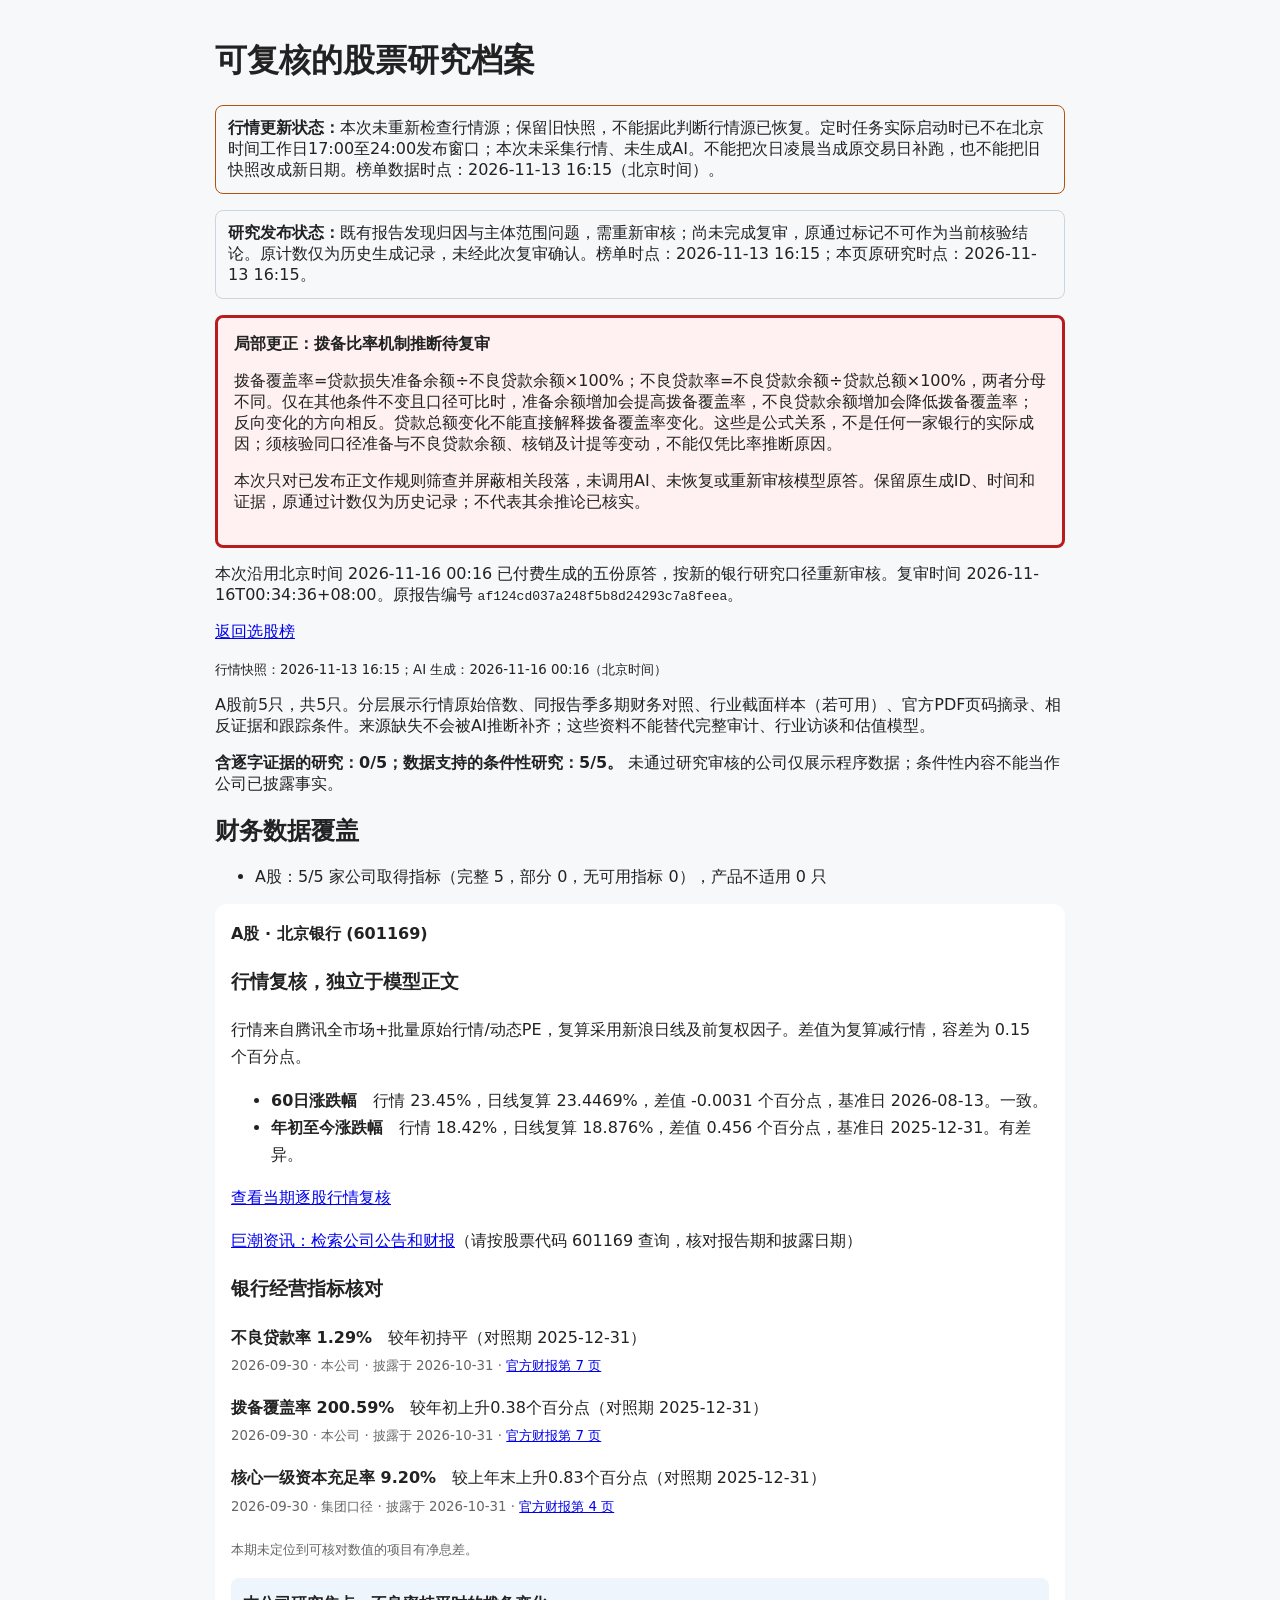
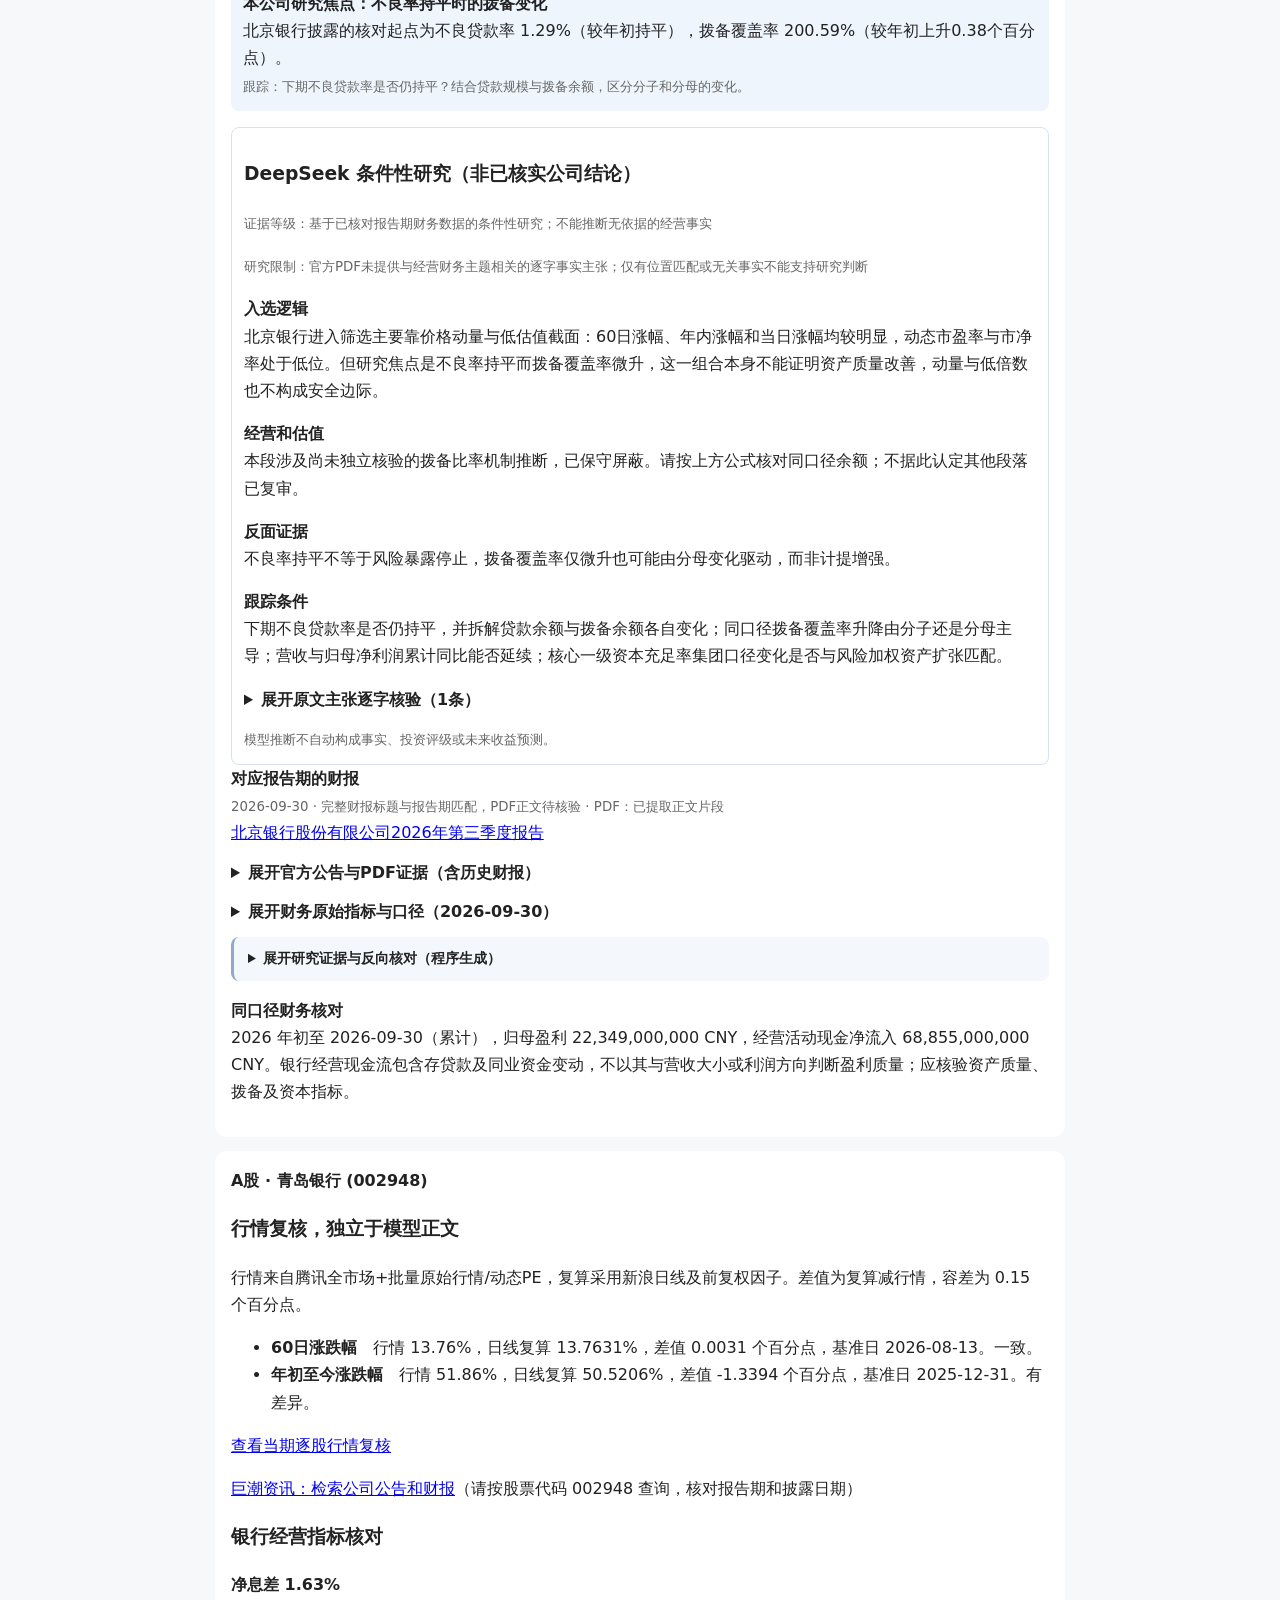
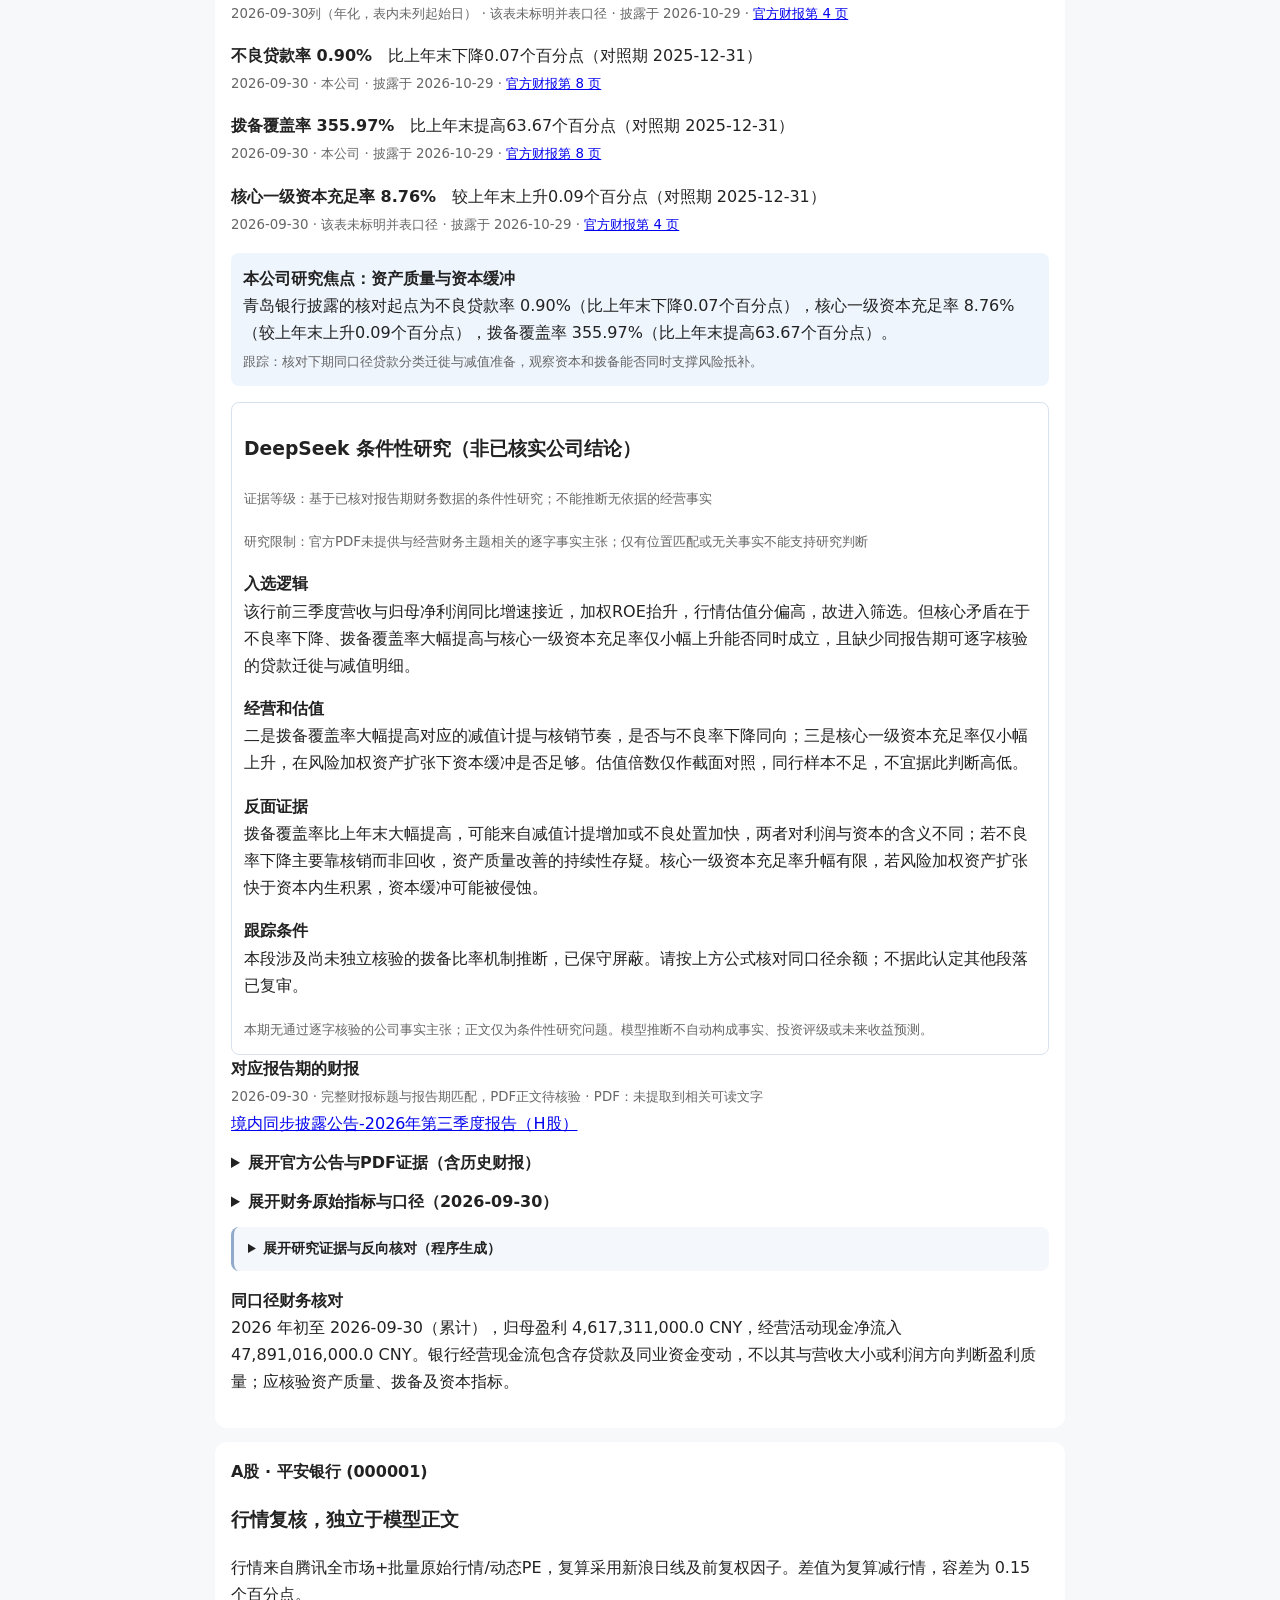
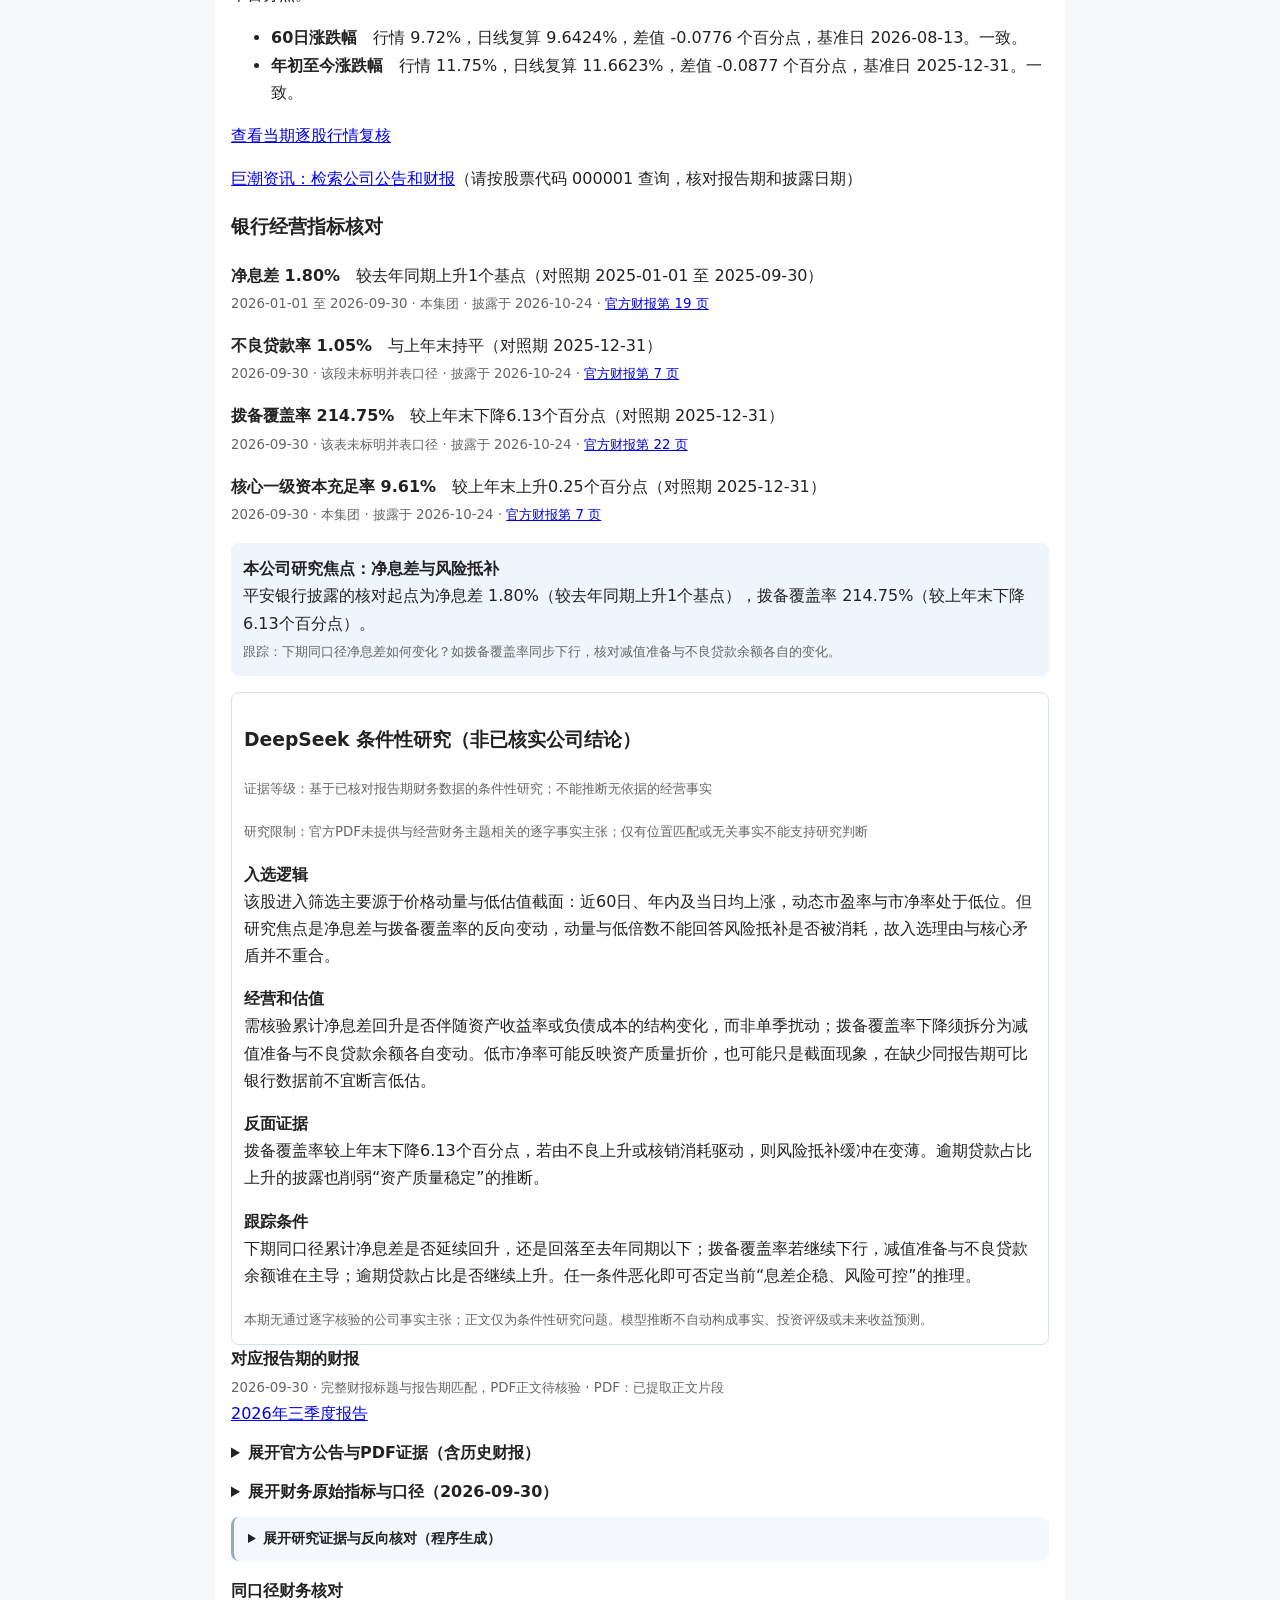
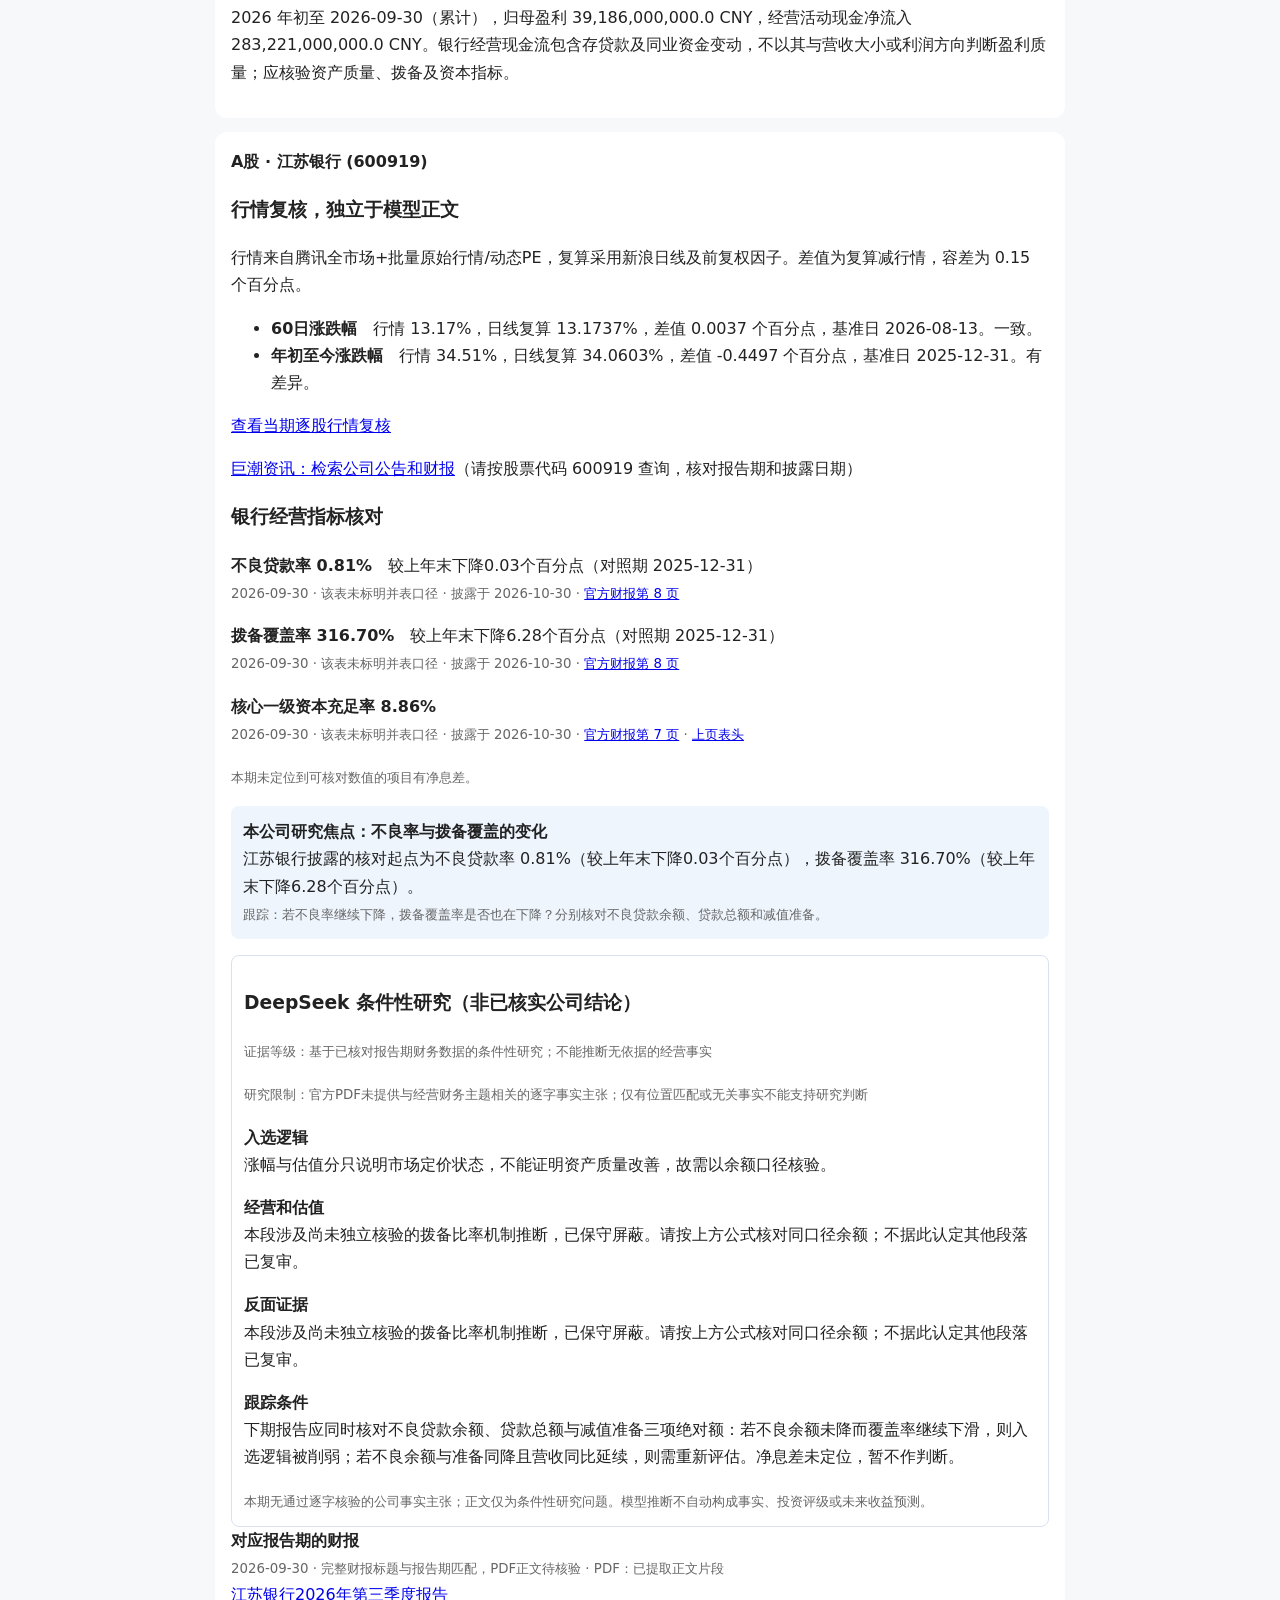
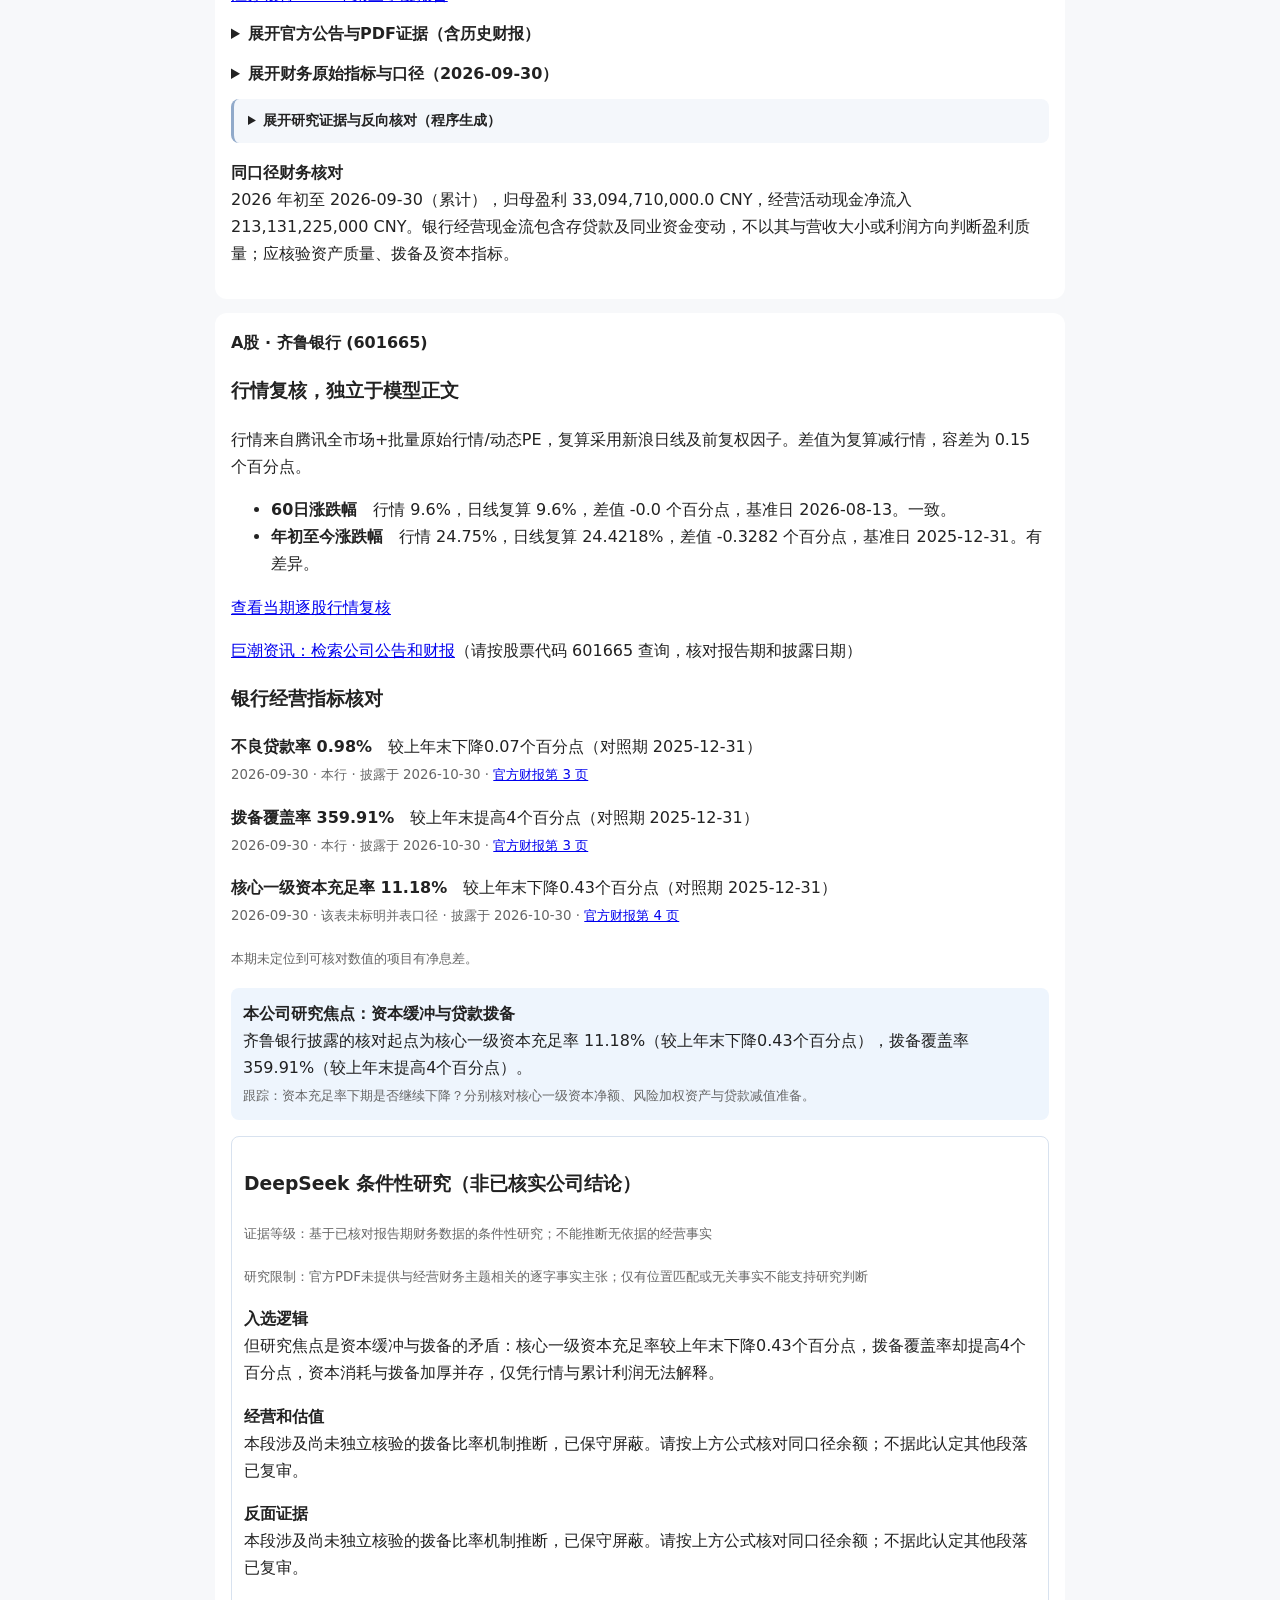
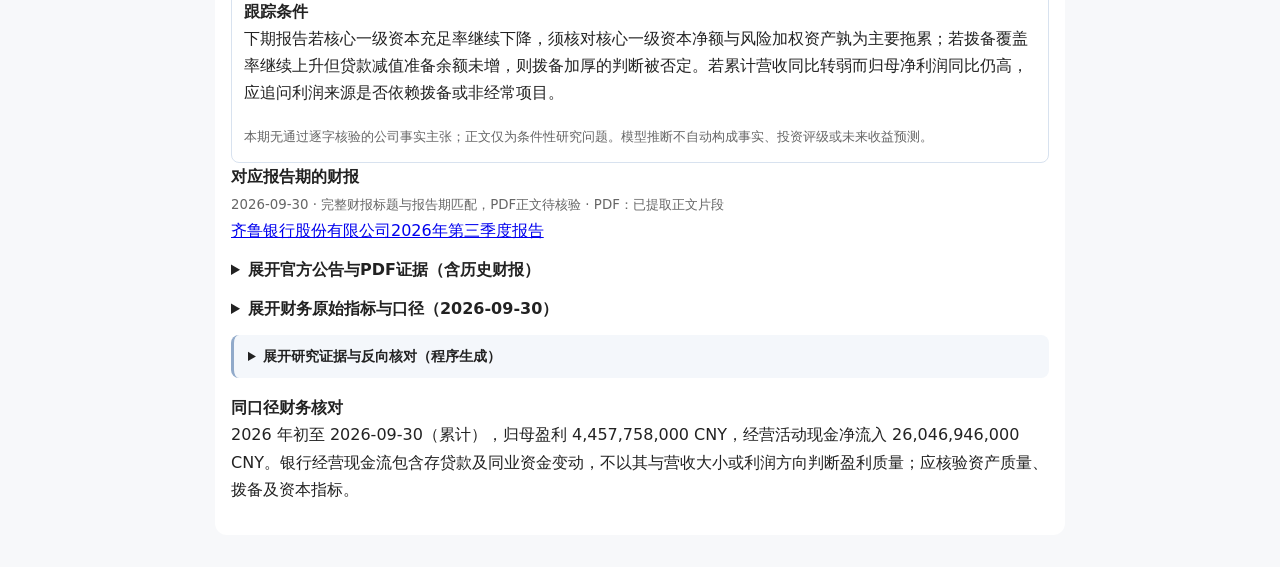
<file: docs/history/2026-11-13/ai-before-narrative-status-reconciliation.html>
<!DOCTYPE html>
<html lang="zh-CN"><meta charset="utf-8"><meta name="viewport" content="width=device-width,initial-scale=1"><title>AI 股票研究</title><meta name="research-original-generation-id" content="af124cd037a248f5b8d24293c7a8feea"><meta name="research-reviewed-at" content="2026-11-16T00:34:36+08:00"><meta name="research-audit-version" content="evidence-scope-v2"><meta name="research-generation-id" content="7d2681103b17462da0236d64d1e54164">
<style>body{font-family:system-ui,-apple-system,sans-serif;background:#f7f8fa;color:#222;max-width:850px;margin:auto;padding:18px}article{background:white;padding:16px;border-radius:12px;margin:14px 0;line-height:1.7}article blockquote{white-space:pre-wrap}article small{color:#666}article .research-brief{background:#f4f7fb;border-left:3px solid #91aaca;padding:10px 14px;border-radius:8px;font-size:14px}article .ai-insight{border:1px solid #d8e2ef;padding:12px;border-radius:8px}article .issuer-focus{background:#eef5fd;padding:12px;border-radius:8px}article .limited{background:#f9f9f9}article details{margin:12px 0}article summary{cursor:pointer;font-weight:600}article .research-brief ul{margin:6px 0 16px;padding-left:20px}</style>
<meta name="research-approved-count" content="0"><meta name="research-limited-count" content="5"><meta name="research-total-count" content="5">
<h1>可复核的股票研究档案</h1><p class="market-publication-alert" data-market-state="schedule_missed_window" style="border:1px solid #b45309;padding:12px;border-radius:8px"><b>行情更新状态：</b>本次未重新检查行情源；保留旧快照，不能据此判断行情源已恢复。定时任务实际启动时已不在北京时间工作日17:00至24:00发布窗口；本次未采集行情、未生成AI。不能把次日凌晨当成原交易日补跑，也不能把旧快照改成新日期。榜单数据时点：2026-11-13 16:15（北京时间）。</p><p class="research-publication-alert" data-research-state="review-required" style="border:1px solid #cbd5e1;padding:12px;border-radius:8px"><b>研究发布状态：</b>既有报告发现归因与主体范围问题，需重新审核；尚未完成复审，原通过标记不可作为当前核验结论。原计数仅为历史生成记录，未经此次复审确认。榜单时点：2026-11-13 16:15；本页原研究时点：2026-11-13 16:15。</p><aside class="bank-ratio-correction" role="alert" style="border:3px solid #b91c1c;background:#fff1f2;padding:16px;border-radius:8px"><strong>局部更正：拨备比率机制推断待复审</strong><p>拨备覆盖率=贷款损失准备余额÷不良贷款余额×100%；不良贷款率=不良贷款余额÷贷款总额×100%，两者分母不同。仅在其他条件不变且口径可比时，准备余额增加会提高拨备覆盖率，不良贷款余额增加会降低拨备覆盖率；反向变化的方向相反。贷款总额变化不能直接解释拨备覆盖率变化。这些是公式关系，不是任何一家银行的实际成因；须核验同口径准备与不良贷款余额、核销及计提等变动，不能仅凭比率推断原因。</p><p>本次只对已发布正文作规则筛查并屏蔽相关段落，未调用AI、未恢复或重新审核模型原答。保留原生成ID、时间和证据，原通过计数仅为历史记录；不代表其余推论已核实。</p></aside><p class="bank-review-provenance">本次沿用北京时间 2026-11-16 00:16 已付费生成的五份原答，按新的银行研究口径重新审核。复审时间 2026-11-16T00:34:36+08:00。原报告编号 <code>af124cd037a248f5b8d24293c7a8feea</code>。</p><p><a href="./">返回选股榜</a></p>
<small>行情快照：2026-11-13 16:15；AI 生成：2026-11-16 00:16（北京时间）</small>
<p>A股前5只，共5只。分层展示行情原始倍数、同报告季多期财务对照、行业截面样本（若可用）、官方PDF页码摘录、相反证据和跟踪条件。来源缺失不会被AI推断补齐；这些资料不能替代完整审计、行业访谈和估值模型。</p>
<p><b>含逐字证据的研究：0/5；数据支持的条件性研究：5/5。</b> 未通过研究审核的公司仅展示程序数据；条件性内容不能当作公司已披露事实。</p>
<section><h2>财务数据覆盖</h2><ul><li>A股：5/5 家公司取得指标（完整 5，部分 0，无可用指标 0），产品不适用 0 只</li></ul></section>
<article><b id="stock-601169">A股 · 北京银行 (601169)</b><!--issuer-trend-audit--><section class="issuer-trend-audit"><h3>行情复核，独立于模型正文</h3><p>行情来自腾讯全市场+批量原始行情/动态PE，复算采用新浪日线及前复权因子。差值为复算减行情，容差为 0.15 个百分点。</p><ul><li><b>60日涨跌幅</b>　行情 23.45%，日线复算 23.4469%，差值 -0.0031 个百分点，基准日 2026-08-13。一致。</li><li><b>年初至今涨跌幅</b>　行情 18.42%，日线复算 18.876%，差值 0.456 个百分点，基准日 2025-12-31。有差异。</li></ul><a href="./history/2026-11-13/trend-audit.html">查看当期逐股行情复核</a></section><!--/issuer-trend-audit-->
<p><a href="https://www.cninfo.com.cn/new/index" rel="noopener noreferrer" target="_blank">巨潮资讯：检索公司公告和财报</a>（请按股票代码 601169 查询，核对报告期和披露日期）</p>
<section class="bank-evidence"><h3>银行经营指标核对</h3><p><b>不良贷款率 1.29%</b>　较年初持平（对照期 2025-12-31）<br/><small>2026-09-30 · 本公司 · 披露于 2026-10-31 · <a href="https://static.cninfo.com.cn/finalpage/2026-10-31/1225649745.PDF#page=7">官方财报第 7 页</a></small></p><p><b>拨备覆盖率 200.59%</b>　较年初上升0.38个百分点（对照期 2025-12-31）<br/><small>2026-09-30 · 本公司 · 披露于 2026-10-31 · <a href="https://static.cninfo.com.cn/finalpage/2026-10-31/1225649745.PDF#page=7">官方财报第 7 页</a></small></p><p><b>核心一级资本充足率 9.20%</b>　较上年末上升0.83个百分点（对照期 2025-12-31）<br/><small>2026-09-30 · 集团口径 · 披露于 2026-10-31 · <a href="https://static.cninfo.com.cn/finalpage/2026-10-31/1225649745.PDF#page=4">官方财报第 4 页</a></small></p><p><small>本期未定位到可核对数值的项目有净息差。</small></p></section>
<p class="issuer-focus"><b>本公司研究焦点：不良率持平时的拨备变化</b><br/>北京银行披露的核对起点为不良贷款率 1.29%（较年初持平），拨备覆盖率 200.59%（较年初上升0.38个百分点）。<br/><small>跟踪：下期不良贷款率是否仍持平？结合贷款规模与拨备余额，区分分子和分母的变化。</small></p>
<section class="ai-insight"><h3>DeepSeek 条件性研究（非已核实公司结论）</h3><p><small>证据等级：基于已核对报告期财务数据的条件性研究；不能推断无依据的经营事实</small></p><p><small>研究限制：官方PDF未提供与经营财务主题相关的逐字事实主张；仅有位置匹配或无关事实不能支持研究判断</small></p><p><b>入选逻辑</b><br/>北京银行进入筛选主要靠价格动量与低估值截面：60日涨幅、年内涨幅和当日涨幅均较明显，动态市盈率与市净率处于低位。但研究焦点是不良率持平而拨备覆盖率微升，这一组合本身不能证明资产质量改善，动量与低倍数也不构成安全边际。</p><p><b>经营和估值</b><br/>本段涉及尚未独立核验的拨备比率机制推断，已保守屏蔽。请按上方公式核对同口径余额；不据此认定其他段落已复审。</p><p><b>反面证据</b><br/>不良率持平不等于风险暴露停止，拨备覆盖率仅微升也可能由分母变化驱动，而非计提增强。</p><p><b>跟踪条件</b><br/>下期不良贷款率是否仍持平，并拆解贷款余额与拨备余额各自变化；同口径拨备覆盖率升降由分子还是分母主导；营收与归母净利润累计同比能否延续；核心一级资本充足率集团口径变化是否与风险加权资产扩张匹配。</p><details><summary>展开原文主张逐字核验（1条）</summary><blockquote><b>直接披露（逐字摘录）：</b>报告期内，本公司坚持价值经营导向，统筹推动效益增长、结构改善和质量提升。<p><small>对应PDF原句：报告期内，本公司坚持价值经营导向，统筹推动效益增长、结构改善和质量提升。</small></p> <a href="https://static.cninfo.com.cn/finalpage/2026-10-31/1225649745.PDF#page=7" rel="noopener noreferrer" target="_blank">D1 p7</a><small> · 单位：未定位；期间：报告期末，本公司资产总额    47,656.44亿元、较年初下降3.50%。2026年前三季度，；主体范围：原句明示公司或集团主体；不据此认证合并口径或支持正文推断</small></blockquote><small>仅证明PDF位置与文字匹配，不自动证明AI解释的因果关系。</small></details><small>模型推断不自动构成事实、投资评级或未来收益预测。</small></section>
<section><b>对应报告期的财报</b><br/><small>2026-09-30 · 完整财报标题与报告期匹配，PDF正文待核验 · PDF：已提取正文片段</small>
<div><a href="https://static.cninfo.com.cn/finalpage/2026-10-31/1225649745.PDF" rel="noopener noreferrer" target="_blank">北京银行股份有限公司2026年第三季度报告</a></div>
</section>
<details class="source-docs"><summary>展开官方公告与PDF证据（含历史财报）</summary><small>巨潮资讯 · 近期索引 2026-10-15 至 2026-11-13 · 已取得公告索引</small>
<div>2026-10-31　<a href="https://static.cninfo.com.cn/finalpage/2026-10-31/1225649745.PDF" rel="noopener noreferrer" target="_blank">北京银行股份有限公司2026年第三季度报告</a></div>
<small>已提取正文片段</small>
<details><summary>D1 p2 · 查看正文摘录及表格口径</summary><blockquote>表头：项目                年初至报告期末         上年同期       年初至报告期末比上年
单位：单位：百万元     币种：人民币
期间上下文：项目                年初至报告期末         上年同期       年初至报告期末比上年
项目                年初至报告期末         上年同期       年初至报告期末比上年
同期增减变动幅度（%）
经营活动产生的现金流量净额                         68,855       333,319           (79.34)
单位：百万元     币种：人民币
本报告期比                        年初至报告</blockquote><a href="https://static.cninfo.com.cn/finalpage/2026-10-31/1225649745.PDF#page=2">打开官方 PDF 对应页</a></details>
<details><summary>D1 p3 · 查看正文摘录及表格口径</summary><blockquote>表头：未定位
单位：单位：百万元   币种：人民币
期间上下文：未定位
单位：百万元   币种：人民币
（三）主要会计数据、财务指标发生变动的情况、原因
√适用  □不适用
项目名称              变动比例（%）                主要原因
经营活动产生的现金流量净额_年初            (79.34)    吸收存款和同业及其他金融机构存放款项
至报告期末                                  净增加额的减少</blockquote><a href="https://static.cninfo.com.cn/finalpage/2026-10-31/1225649745.PDF#page=3">打开官方 PDF 对应页</a></details>
<details><summary>D1 p7 · 查看正文摘录及表格口径</summary><blockquote>表头：未定位
单位：未定位
期间上下文：报告期末，本公司资产总额    47,656.44亿元、较年初下降3.50%。2026年前三季度，
报告期内，本公司坚持价值经营导向，统筹推动效益增长、结构改善和质量提升。
报告期末，本公司资产总额    47,656.44亿元、较年初下降3.50%。2026年前三季度，
本公司实现营业收入   548.15亿元、同比增长 6.26%，归属于母公司股东净利润   223.49
亿元、同比增长  6.10%，加权平均净资产收益率   9.96%、同比上升 0.10%，盈利水平
稳步提升。本公司积极做好金融“五篇大文章”，持续优化信贷资产结构，聚焦科技</blockquote><a href="https://static.cninfo.com.cn/finalpage/2026-10-31/1225649745.PDF#page=7">打开官方 PDF 对应页</a></details>
<details><summary>D1 p14 · 查看正文摘录及表格口径</summary><blockquote>表头：未定位
单位：未定位
期间上下文：北京银行股份有限公司2026年第三季度报告
截至6月末，审批通过   25个项目、授信  182亿元，有力支持重点项目建设。服务京
津冀协同发展，紧扣区域“六链七群”产业布局，强化链主企业与上下游客户营销服
务。与北京市教委签署战略合作协议，连续      20年支持北京市“紫禁杯”教育奖励基
金，为首都教育事业贡献金融力量。全面启动工会卡三年提升工程，整合国企资源共
建“京喜惠”平台，推出“京彩新春消费季”“京彩活力充能季”等消费活动，拓宽</blockquote><a href="https://static.cninfo.com.cn/finalpage/2026-10-31/1225649745.PDF#page=14">打开官方 PDF 对应页</a></details>
<div>2026-10-27　<a href="https://static.cninfo.com.cn/finalpage/2026-10-27/1225622703.PDF" rel="noopener noreferrer" target="_blank">北京银行股份有限公司关于召开2026年第三季度业绩说明会的公告</a></div>
<small>未提取到相关可读文字</small>
<div>2026-10-31　<a href="https://static.cninfo.com.cn/finalpage/2026-10-31/1225649734.PDF" rel="noopener noreferrer" target="_blank">北京银行股份有限公司关于召开2026年第二次临时股东会的通知</a></div>
<small>已提取正文片段</small>
<details><summary>D3 p7 · 查看正文摘录及表格口径</summary><blockquote>表头：未定位
单位：未定位
期间上下文：未定位
注：
1、上述回执的剪报、复印件或按以上格式自制均有效。
2、本回执在填妥及签署后于2026年11月23日之前以专人、邮寄或传真方式送达本行董事会
办公室。</blockquote><a href="https://static.cninfo.com.cn/finalpage/2026-10-31/1225649734.PDF#page=7">打开官方 PDF 对应页</a></details>
</details>
<details class="finance"><summary>展开财务原始指标与口径（2026-09-30）</summary><small><div>来源：东方财富（AKShare 主要指标、现金流量表，按报告期）</div><div>状态：可用</div><div>报告期：2026-09-30</div><div>披露日期：2026-10-31</div><div>报告币种：CNY</div><div>期间：2026 年初至报告期末（累计）</div><div>营业总收入：54,815,000,000 CNY（累计）</div><div>归母净利润：22,349,000,000 CNY（累计）</div><div>加权 ROE：7.47 %（报告期）</div><div>资产负债率：90.9230315987 %（期末）</div><div>营业总收入同比：6.255330697061 %（累计同比）</div><div>归母净利润同比：6.100455753893 %（累计同比）</div><div>基本每股收益：1.0 CNY/股（累计）</div><div>经营活动现金流量净额：68,855,000,000 CNY（期间合计）</div></small></details>
<details class="research-brief"><summary>展开研究证据与反向核对（程序生成）</summary>
<p><b>入选依据（快照）</b><br/>评分 86.8；趋势分 92.1；活跃分 61.9；估值分 99.4；涨跌幅 2.5；换手率 1.46；选股规则解释：60日涨 +23.4%，今年以来 +18.4%，今日 +2.5%，换手率 1.5%，市盈率 4 倍；评分是相对排名，不是收益概率；估值分不等于市盈率</p>
<p><b>财务变化（第三方）</b><br/>营收同比增长（第三方财务指标：营业总收入同比）；归母净利润同比增长（第三方财务指标：归母净利润同比；增长不等于已盈利）</p>
<p><b>研究资料覆盖：</b>扩展证据研究（分级只反映证据完整性，不是买入评级）</p>
<p><b>同报告季跨年财务对照</b></p><ul><li>收入：2026-09-30 = 54815000000 CNY；2025-09-30 = 51588000000 CNY（同报告季对照）</li><li>归母净利润：2026-09-30 = 22349000000 CNY；2025-09-30 = 21064000000 CNY（同报告季对照）</li><li>经营现金流净额：2026-09-30 = 68855000000 CNY；2025-09-30 = 333319000000 CNY（同报告季对照）</li><li>ROE：2026-09-30 = 7.47 %；2025-09-30 = 7.395 %（同报告季对照）</li><li>资产负债率：2026-09-30 = 90.9230315987 %；2025-09-30 = 92.0865282825 %（同报告季对照）</li><li>收入同比：2026-09-30 = 6.255330697061 %；2025-09-30 = -1.079557438975 %（同报告季对照）</li><li>归母净利润同比：2026-09-30 = 6.100455753893 %；2025-09-30 = 0.257020466445 %（同报告季对照）</li></ul>
<p><b>估值与可用行业样本</b></p><ul><li>估值依据：行情倍数可用，仅作截面对照</li><li>行情动态PE 4.37 倍（非TTM）</li><li>行情PB 0.45 倍</li><li>行业估值样本不足或未核实，不声称优于同行</li><li>同报告期同行财务对照：样本不足或未核实，不给出同行领先结论</li></ul>
<p><b>反面证据 / 研究限制</b></p><ul><li>银行经营现金流包含存贷款及同业资金变动，不能凭其与营收大小或利润方向判断现金流异常、盈利质量或回款质量</li><li>尚未获得证明行业优势、长期盈利改善或估值低估的独立证据</li></ul>
<p><b>三种经营假设与证伪条件</b></p><ul><li>改善假设：下期同口径营收同比保持改善，且解释具有持续证据；同时核验归母净利润同比变化能否延续，且绝对额盈亏口径一致</li><li>维持假设：行业估值样本仍不充分时不作同行高低判断；在新披露不足时只保留规则化市场观察</li><li>恶化假设：下期营收同比转弱，须重新评估增长持续性；并关注公司官方风险公告能否证实变化</li></ul>
<p><b>下期验证清单</b></p><ul><li>下期不良贷款率是否仍持平？结合贷款规模与拨备余额，区分分子和分母的变化。</li><li>核验同口径净息差、不良贷款率、拨备覆盖率、资本充足率及存贷款变动；缺失不作推断</li><li>下期同口径营业收入同比是否改善或转弱</li></ul>
<p><b>来源覆盖情况</b></p><ul><li>财务指标：可用（8 项）</li><li>指标报告期：2026-09-30</li><li>对应期官方PDF：已读取 4 个带页码片段，仅为摘录、非全篇审计</li><li>官方证据：3 条纳入展示（含历史财报）；已读摘录 5 段</li><li>部分PDF摘录缺少单位、表头或期间上下文，禁止从这些摘录引用金额</li><li>银行研究口径依据：银行名称与对应期官方报告标题一致（非监管行业认证）</li><li>研究证据等级：扩展证据研究</li><li>待补证：同一行业合格样本有估值对照</li></ul>
</details>
<p><b>同口径财务核对</b><br/>2026 年初至 2026-09-30（累计），归母盈利 22,349,000,000 CNY，经营活动现金净流入 68,855,000,000 CNY。银行经营现金流包含存贷款及同业资金变动，不以其与营收大小或利润方向判断盈利质量；应核验资产质量、拨备及资本指标。</p>
</article>
<article><b id="stock-002948">A股 · 青岛银行 (002948)</b><!--issuer-trend-audit--><section class="issuer-trend-audit"><h3>行情复核，独立于模型正文</h3><p>行情来自腾讯全市场+批量原始行情/动态PE，复算采用新浪日线及前复权因子。差值为复算减行情，容差为 0.15 个百分点。</p><ul><li><b>60日涨跌幅</b>　行情 13.76%，日线复算 13.7631%，差值 0.0031 个百分点，基准日 2026-08-13。一致。</li><li><b>年初至今涨跌幅</b>　行情 51.86%，日线复算 50.5206%，差值 -1.3394 个百分点，基准日 2025-12-31。有差异。</li></ul><a href="./history/2026-11-13/trend-audit.html">查看当期逐股行情复核</a></section><!--/issuer-trend-audit-->
<p><a href="https://www.cninfo.com.cn/new/index" rel="noopener noreferrer" target="_blank">巨潮资讯：检索公司公告和财报</a>（请按股票代码 002948 查询，核对报告期和披露日期）</p>
<section class="bank-evidence"><h3>银行经营指标核对</h3><p><b>净息差 1.63%</b>　<br/><small>2026-09-30列（年化，表内未列起始日） · 该表未标明并表口径 · 披露于 2026-10-29 · <a href="https://static.cninfo.com.cn/finalpage/2026-10-29/1225636250.PDF#page=4">官方财报第 4 页</a></small></p><p><b>不良贷款率 0.90%</b>　比上年末下降0.07个百分点（对照期 2025-12-31）<br/><small>2026-09-30 · 本公司 · 披露于 2026-10-29 · <a href="https://static.cninfo.com.cn/finalpage/2026-10-29/1225636250.PDF#page=8">官方财报第 8 页</a></small></p><p><b>拨备覆盖率 355.97%</b>　比上年末提高63.67个百分点（对照期 2025-12-31）<br/><small>2026-09-30 · 本公司 · 披露于 2026-10-29 · <a href="https://static.cninfo.com.cn/finalpage/2026-10-29/1225636250.PDF#page=8">官方财报第 8 页</a></small></p><p><b>核心一级资本充足率 8.76%</b>　较上年末上升0.09个百分点（对照期 2025-12-31）<br/><small>2026-09-30 · 该表未标明并表口径 · 披露于 2026-10-29 · <a href="https://static.cninfo.com.cn/finalpage/2026-10-29/1225636250.PDF#page=4">官方财报第 4 页</a></small></p></section>
<p class="issuer-focus"><b>本公司研究焦点：资产质量与资本缓冲</b><br/>青岛银行披露的核对起点为不良贷款率 0.90%（比上年末下降0.07个百分点），核心一级资本充足率 8.76%（较上年末上升0.09个百分点），拨备覆盖率 355.97%（比上年末提高63.67个百分点）。<br/><small>跟踪：核对下期同口径贷款分类迁徙与减值准备，观察资本和拨备能否同时支撑风险抵补。</small></p>
<section class="ai-insight"><h3>DeepSeek 条件性研究（非已核实公司结论）</h3><p><small>证据等级：基于已核对报告期财务数据的条件性研究；不能推断无依据的经营事实</small></p><p><small>研究限制：官方PDF未提供与经营财务主题相关的逐字事实主张；仅有位置匹配或无关事实不能支持研究判断</small></p><p><b>入选逻辑</b><br/>该行前三季度营收与归母净利润同比增速接近，加权ROE抬升，行情估值分偏高，故进入筛选。但核心矛盾在于不良率下降、拨备覆盖率大幅提高与核心一级资本充足率仅小幅上升能否同时成立，且缺少同报告期可逐字核验的贷款迁徙与减值明细。</p><p><b>经营和估值</b><br/>二是拨备覆盖率大幅提高对应的减值计提与核销节奏，是否与不良率下降同向；三是核心一级资本充足率仅小幅上升，在风险加权资产扩张下资本缓冲是否足够。估值倍数仅作截面对照，同行样本不足，不宜据此判断高低。</p><p><b>反面证据</b><br/>拨备覆盖率比上年末大幅提高，可能来自减值计提增加或不良处置加快，两者对利润与资本的含义不同；若不良率下降主要靠核销而非回收，资产质量改善的持续性存疑。核心一级资本充足率升幅有限，若风险加权资产扩张快于资本内生积累，资本缓冲可能被侵蚀。</p><p><b>跟踪条件</b><br/>本段涉及尚未独立核验的拨备比率机制推断，已保守屏蔽。请按上方公式核对同口径余额；不据此认定其他段落已复审。</p><small>本期无通过逐字核验的公司事实主张；正文仅为条件性研究问题。</small><small>模型推断不自动构成事实、投资评级或未来收益预测。</small></section>
<section><b>对应报告期的财报</b><br/><small>2026-09-30 · 完整财报标题与报告期匹配，PDF正文待核验 · PDF：未提取到相关可读文字</small>
<div><a href="https://static.cninfo.com.cn/finalpage/2026-10-29/1225637485.PDF" rel="noopener noreferrer" target="_blank">境内同步披露公告-2026年第三季度报告（H股）</a></div>
</section>
<details class="source-docs"><summary>展开官方公告与PDF证据（含历史财报）</summary><small>巨潮资讯 · 近期索引 2026-10-15 至 2026-11-13 · 已取得公告索引</small>
<div>2026-10-29　<a href="https://static.cninfo.com.cn/finalpage/2026-10-29/1225637485.PDF" rel="noopener noreferrer" target="_blank">境内同步披露公告-2026年第三季度报告（H股）</a></div>
<small>未提取到相关可读文字</small>
<div>2026-10-29　<a href="https://static.cninfo.com.cn/finalpage/2026-10-29/1225636250.PDF" rel="noopener noreferrer" target="_blank">2026年三季度报告</a></div>
<small>已提取正文片段</small>
<details><summary>D2 p3 · 查看正文摘录及表格口径</summary><blockquote>表头：未定位
单位：金额单位：人民币千元
期间上下文：截至  2026年 9月 30日止报告期归属于母公司股东的净利润和报告期末归属于母
托管费收入等属于银行业正常经营性项目产生的损益，因此本公司未将其纳入非经常性损益的披露范围。
4.主要会计数据和财务指标发生变动的情况及原因
上述主要会计数据和财务指标增减变动幅度超过                30%的情况及主要原因如下：
金额单位：人民币千元
项目            2026年     比上年同期              主要原因</blockquote><a href="https://static.cninfo.com.cn/finalpage/2026-10-29/1225636250.PDF#page=3">打开官方 PDF 对应页</a></details>
<details><summary>D2 p3 · 查看正文摘录及表格口径</summary><blockquote>表头：项目            2026年     比上年同期              主要原因
单位：金额单位：人民币千元
期间上下文：未定位
金额单位：人民币千元
1-9月     增减幅度（%）
主要是同业往来产生的现金流量净额
经营活动产生的现金流量净额        47,891,016      266.83增加，而存贷款产生的现金流量净额
减少，部分抵销前者影响。
3</blockquote><a href="https://static.cninfo.com.cn/finalpage/2026-10-29/1225636250.PDF#page=3">打开官方 PDF 对应页</a></details>
<details><summary>D2 p7 · 查看正文摘录及表格口径</summary><blockquote>表头：未定位
单位：未定位
期间上下文：续增长的同时，向央行借款和同业存放款项实现较快增长。截至            2026年9月末，
末提高 0.77个百分点。
盈利能力稳步提升，营收利润较好增长。2026       年前三季度，本公司实现归属
于母公司股东的净利润    46.17亿元，同比增加  6.25亿元，增长 15.67%；营业收入
126.65亿元，同比增加 16.52亿元，增长 15.00%；加权平均净资产收益率（年化）
13.89%，同比提高0.73个百分点。报告期内，本公司扎根本地，服务实体，扩规</blockquote><a href="https://static.cninfo.com.cn/finalpage/2026-10-29/1225636250.PDF#page=7">打开官方 PDF 对应页</a></details>
<details><summary>D2 p13 · 查看正文摘录及表格口径</summary><blockquote>表头：未定位
单位：未定位
期间上下文：青岛银行股份有限公司   2026年第三季度报告
青岛银行股份有限公司   2026年第三季度报告
第三节     其他重要事项
一、实际控制人、股东、关联方、收购人以及本行等承诺相关方作出的承
诺及其履行情况
本行不存在实际控制人和收购人。2026           年第三季度，本行及本行股东、关</blockquote><a href="https://static.cninfo.com.cn/finalpage/2026-10-29/1225636250.PDF#page=13">打开官方 PDF 对应页</a></details>
<div>2026-11-03　<a href="https://static.cninfo.com.cn/finalpage/2026-11-03/1225652180.PDF" rel="noopener noreferrer" target="_blank">境内同步披露公告-截至二零二六年十月三十一日股份发行人的证券变动月报表</a></div>
<small>未提取到相关可读文字</small>
</details>
<details class="finance"><summary>展开财务原始指标与口径（2026-09-30）</summary><small><div>来源：东方财富（AKShare 主要指标、现金流量表，按报告期）</div><div>状态：可用</div><div>报告期：2026-09-30</div><div>披露日期：2026-10-29</div><div>报告币种：CNY</div><div>期间：2026 年初至报告期末（累计）</div><div>营业总收入：12,664,897,000.0 CNY（累计）</div><div>归母净利润：4,617,311,000.0 CNY（累计）</div><div>加权 ROE：10.4175 %（报告期）</div><div>资产负债率：93.3750113795 %（期末）</div><div>营业总收入同比：14.997795819821 %（累计同比）</div><div>归母净利润同比：15.667985849224 %（累计同比）</div><div>基本每股收益：0.75 CNY/股（累计）</div><div>经营活动现金流量净额：47,891,016,000.0 CNY（期间合计）</div></small></details>
<details class="research-brief"><summary>展开研究证据与反向核对（程序生成）</summary>
<p><b>入选依据（快照）</b><br/>评分 85.7；趋势分 93.2；活跃分 67.9；估值分 96.0；涨跌幅 3.65；换手率 1.81；选股规则解释：60日涨 +13.8%，今年以来 +51.9%，今日 +3.6%，换手率 1.8%，市盈率 6 倍；评分是相对排名，不是收益概率；估值分不等于市盈率</p>
<p><b>财务变化（第三方）</b><br/>营收同比增长（第三方财务指标：营业总收入同比）；归母净利润同比增长（第三方财务指标：归母净利润同比；增长不等于已盈利）</p>
<p><b>研究资料覆盖：</b>纵向财务研究（分级只反映证据完整性，不是买入评级）</p>
<p><b>同报告季跨年财务对照</b></p><ul><li>收入：2026-09-30 = 12664897000.0 CNY；2025-09-30 = 11013165000.0 CNY（同报告季对照）</li><li>归母净利润：2026-09-30 = 4617311000.0 CNY；2025-09-30 = 3991866000.0 CNY（同报告季对照）</li><li>经营现金流净额：2026-09-30 = 47891016000.0 CNY；2025-09-30 = 13055237000.0 CNY（同报告季对照）</li><li>ROE：2026-09-30 = 10.4175 %；2025-09-30 = 9.87 %（同报告季对照）</li><li>资产负债率：2026-09-30 = 93.3750113795 %；2025-09-30 = 93.840584253 %（同报告季对照）</li><li>收入同比：2026-09-30 = 14.997795819821 %；2025-09-30 = 5.02542916211 %（同报告季对照）</li><li>归母净利润同比：2026-09-30 = 15.667985849224 %；2025-09-30 = 15.541221119514 %（同报告季对照）</li></ul>
<p><b>估值与可用行业样本</b></p><ul><li>估值依据：行情倍数可用，仅作截面对照</li><li>行情动态PE 6.17 倍（非TTM）</li><li>行情PB 0.86 倍</li><li>行业估值样本不足或未核实，不声称优于同行</li><li>同报告期同行财务对照：样本不足或未核实，不给出同行领先结论</li></ul>
<p><b>反面证据 / 研究限制</b></p><ul><li>银行经营现金流包含存贷款及同业资金变动，不能凭其与营收大小或利润方向判断现金流异常、盈利质量或回款质量</li><li>财务指标缺少同报告期官方正文片段交叉核实</li></ul>
<p><b>三种经营假设与证伪条件</b></p><ul><li>改善假设：下期同口径营收同比保持改善，且解释具有持续证据；同时核验归母净利润同比变化能否延续，且绝对额盈亏口径一致</li><li>维持假设：行业估值样本仍不充分时不作同行高低判断；在新披露不足时只保留规则化市场观察</li><li>恶化假设：下期营收同比转弱，须重新评估增长持续性；并关注公司官方风险公告能否证实变化</li></ul>
<p><b>下期验证清单</b></p><ul><li>核对下期同口径贷款分类迁徙与减值准备，观察资本和拨备能否同时支撑风险抵补。</li><li>核验同口径净息差、不良贷款率、拨备覆盖率、资本充足率及存贷款变动；缺失不作推断</li><li>下期同口径营业收入同比是否改善或转弱</li></ul>
<p><b>来源覆盖情况</b></p><ul><li>财务指标：可用（8 项）</li><li>指标报告期：2026-09-30</li><li>对应期官方PDF：仅匹配标题，尚无可读正文摘录</li><li>官方证据：3 条纳入展示（含历史财报）；已读摘录 4 段</li><li>部分PDF摘录缺少单位、表头或期间上下文，禁止从这些摘录引用金额</li><li>银行研究口径依据：银行名称与对应期官方报告的本行表述一致（非监管行业认证）</li><li>研究证据等级：纵向财务研究</li><li>待补证：同报告期官方PDF有可读摘录；同报告期官方PDF表头/单位/期间齐备；同一行业合格样本有估值对照</li></ul>
</details>
<p><b>同口径财务核对</b><br/>2026 年初至 2026-09-30（累计），归母盈利 4,617,311,000.0 CNY，经营活动现金净流入 47,891,016,000.0 CNY。银行经营现金流包含存贷款及同业资金变动，不以其与营收大小或利润方向判断盈利质量；应核验资产质量、拨备及资本指标。</p>
</article>
<article><b id="stock-000001">A股 · 平安银行 (000001)</b><!--issuer-trend-audit--><section class="issuer-trend-audit"><h3>行情复核，独立于模型正文</h3><p>行情来自腾讯全市场+批量原始行情/动态PE，复算采用新浪日线及前复权因子。差值为复算减行情，容差为 0.15 个百分点。</p><ul><li><b>60日涨跌幅</b>　行情 9.72%，日线复算 9.6424%，差值 -0.0776 个百分点，基准日 2026-08-13。一致。</li><li><b>年初至今涨跌幅</b>　行情 11.75%，日线复算 11.6623%，差值 -0.0877 个百分点，基准日 2025-12-31。一致。</li></ul><a href="./history/2026-11-13/trend-audit.html">查看当期逐股行情复核</a></section><!--/issuer-trend-audit-->
<p><a href="https://www.cninfo.com.cn/new/index" rel="noopener noreferrer" target="_blank">巨潮资讯：检索公司公告和财报</a>（请按股票代码 000001 查询，核对报告期和披露日期）</p>
<section class="bank-evidence"><h3>银行经营指标核对</h3><p><b>净息差 1.80%</b>　较去年同期上升1个基点（对照期 2025-01-01 至 2025-09-30）<br/><small>2026-01-01 至 2026-09-30 · 本集团 · 披露于 2026-10-24 · <a href="https://static.cninfo.com.cn/finalpage/2026-10-24/1225620609.PDF#page=19">官方财报第 19 页</a></small></p><p><b>不良贷款率 1.05%</b>　与上年末持平（对照期 2025-12-31）<br/><small>2026-09-30 · 该段未标明并表口径 · 披露于 2026-10-24 · <a href="https://static.cninfo.com.cn/finalpage/2026-10-24/1225620609.PDF#page=7">官方财报第 7 页</a></small></p><p><b>拨备覆盖率 214.75%</b>　较上年末下降6.13个百分点（对照期 2025-12-31）<br/><small>2026-09-30 · 该表未标明并表口径 · 披露于 2026-10-24 · <a href="https://static.cninfo.com.cn/finalpage/2026-10-24/1225620609.PDF#page=22">官方财报第 22 页</a></small></p><p><b>核心一级资本充足率 9.61%</b>　较上年末上升0.25个百分点（对照期 2025-12-31）<br/><small>2026-09-30 · 本集团 · 披露于 2026-10-24 · <a href="https://static.cninfo.com.cn/finalpage/2026-10-24/1225620609.PDF#page=7">官方财报第 7 页</a></small></p></section>
<p class="issuer-focus"><b>本公司研究焦点：净息差与风险抵补</b><br/>平安银行披露的核对起点为净息差 1.80%（较去年同期上升1个基点），拨备覆盖率 214.75%（较上年末下降6.13个百分点）。<br/><small>跟踪：下期同口径净息差如何变化？如拨备覆盖率同步下行，核对减值准备与不良贷款余额各自的变化。</small></p>
<section class="ai-insight"><h3>DeepSeek 条件性研究（非已核实公司结论）</h3><p><small>证据等级：基于已核对报告期财务数据的条件性研究；不能推断无依据的经营事实</small></p><p><small>研究限制：官方PDF未提供与经营财务主题相关的逐字事实主张；仅有位置匹配或无关事实不能支持研究判断</small></p><p><b>入选逻辑</b><br/>该股进入筛选主要源于价格动量与低估值截面：近60日、年内及当日均上涨，动态市盈率与市净率处于低位。但研究焦点是净息差与拨备覆盖率的反向变动，动量与低倍数不能回答风险抵补是否被消耗，故入选理由与核心矛盾并不重合。</p><p><b>经营和估值</b><br/>需核验累计净息差回升是否伴随资产收益率或负债成本的结构变化，而非单季扰动；拨备覆盖率下降须拆分为减值准备与不良贷款余额各自变动。低市净率可能反映资产质量折价，也可能只是截面现象，在缺少同报告期可比银行数据前不宜断言低估。</p><p><b>反面证据</b><br/>拨备覆盖率较上年末下降6.13个百分点，若由不良上升或核销消耗驱动，则风险抵补缓冲在变薄。逾期贷款占比上升的披露也削弱“资产质量稳定”的推断。</p><p><b>跟踪条件</b><br/>下期同口径累计净息差是否延续回升，还是回落至去年同期以下；拨备覆盖率若继续下行，减值准备与不良贷款余额谁在主导；逾期贷款占比是否继续上升。任一条件恶化即可否定当前“息差企稳、风险可控”的推理。</p><small>本期无通过逐字核验的公司事实主张；正文仅为条件性研究问题。</small><small>模型推断不自动构成事实、投资评级或未来收益预测。</small></section>
<section><b>对应报告期的财报</b><br/><small>2026-09-30 · 完整财报标题与报告期匹配，PDF正文待核验 · PDF：已提取正文片段</small>
<div><a href="https://static.cninfo.com.cn/finalpage/2026-10-24/1225620609.PDF" rel="noopener noreferrer" target="_blank">2026年三季度报告</a></div>
</section>
<details class="source-docs"><summary>展开官方公告与PDF证据（含历史财报）</summary><small>巨潮资讯 · 近期索引 2026-10-15 至 2026-11-13 · 已取得公告索引</small>
<div>2026-10-24　<a href="https://static.cninfo.com.cn/finalpage/2026-10-24/1225620609.PDF" rel="noopener noreferrer" target="_blank">2026年三季度报告</a></div>
<small>已提取正文片段</small>
<details><summary>D1 p3 · 查看正文摘录及表格口径</summary><blockquote>表头：未定位
单位：未定位
期间上下文：未定位
股收益的计算及披露》（2010      年修订）及《企业会计准则第       34号——每股收益》计算。本行于        2016年3月 7
日非公开发行    200亿元非累积型优先股，于      2025年3月发行  300亿元无固定期限资本债券（“永续债”），均
分类为其他权益工具。在计算当期“加权平均净资产收益率”及“每股收益”时，“归属于本行股东的净利润”
扣除了已发放的优先股股息       8.74亿元和永续债利息    6.81亿元。
2</blockquote><a href="https://static.cninfo.com.cn/finalpage/2026-10-24/1225620609.PDF#page=3">打开官方 PDF 对应页</a></details>
<details><summary>D1 p3 · 查看正文摘录及表格口径</summary><blockquote>表头：未定位
单位：（货币单位：人民币百万元）
期间上下文：2026年第三季度报告
（货币单位：人民币百万元）
扣除非经常性损益后归属于本行股东的净                  13,491       1.1%        39,124       2.2%
利润
经营活动产生的现金流量净额                       不适用         不适用         283,221      294.6%
每股经营活动产生的现金流量净额（元/股）                不适用         不适用           14.59      294.3%
基本/稀释每股收益（元/股）                       0.70        1.4%         1.94        3.7%</blockquote><a href="https://static.cninfo.com.cn/finalpage/2026-10-24/1225620609.PDF#page=3">打开官方 PDF 对应页</a></details>
<details><summary>D1 p23 · 查看正文摘录及表格口径</summary><blockquote>表头：未定位
单位：（货币单位：人民币百万元）
期间上下文：2026年第三季度报告
（货币单位：人民币百万元）
本金或利息逾期  60天以上贷款          35,352      1.03%      23,895     0.70%
2026年 9月末，本行逾期贷款余额占比      1.59%，较上年末上升   0.25个百分点。针对逾期贷款，
本行已实施差异化管控措施，依据客户实际情况分类制定清收与重组转化方案，持续推动风险化解
工作，整体风险可控。
22</blockquote><a href="https://static.cninfo.com.cn/finalpage/2026-10-24/1225620609.PDF#page=23">打开官方 PDF 对应页</a></details>
<details><summary>D1 p24 · 查看正文摘录及表格口径</summary><blockquote>表头：未定位
单位：（货币单位：人民币百万元）
期间上下文：未定位
调整后表内外资产余额                     7,849,282        7,866,191       7,604,977        7,608,205
注：以上数据为本集团口径，根据《商业银行资本管理办法》的规定计算杠杆率；9                         月末本集团杠杆率较       6月末上升，
主要因一级资本净额较       6 月末增长。有关杠杆率的更详细信息，请查阅本行网站（http://bank.pingan.com）。
1.9.3流动性覆盖率
（货币单位：人民币百万元）</blockquote><a href="https://static.cninfo.com.cn/finalpage/2026-10-24/1225620609.PDF#page=24">打开官方 PDF 对应页</a></details>
<div>2026-10-24　<a href="https://static.cninfo.com.cn/finalpage/2026-10-24/1225620612.PDF" rel="noopener noreferrer" target="_blank">关联交易公告</a></div>
<small>已提取正文片段</small>
<details><summary>D2 p2 · 查看正文摘录及表格口径</summary><blockquote>表头：未定位
单位：未定位
期间上下文：截至 2025年末，平安健康资产总额    132.31亿元，负债总额 33.25亿元，所
董事会主席：朱友刚，主要业务是提供医疗健康养老服务。
截至 2025年末，平安健康资产总额    132.31亿元，负债总额 33.25亿元，所
有者权益 99.05亿元，全年累计营业收入   54.68亿元，净利润 3.78亿元。平安健
康不是失信被执行人。
三、关联交易标的基本情况</blockquote><a href="https://static.cninfo.com.cn/finalpage/2026-10-24/1225620612.PDF#page=2">打开官方 PDF 对应页</a></details>
<details><summary>D2 p2 · 查看正文摘录及表格口径</summary><blockquote>表头：未定位
单位：未定位
期间上下文：未定位
本行第十三届董事会独立董事专门会议审议通过了前述关联交易议案，全体独立
董事同意此议案。
本次关联交易不构成《上市公司重大资产重组管理办法》规定的重大资产重
组、不构成重组上市，不需要经过有关部门批准。
二、关联方基本情况</blockquote><a href="https://static.cninfo.com.cn/finalpage/2026-10-24/1225620612.PDF#page=2">打开官方 PDF 对应页</a></details>
<div>2026-10-24　<a href="https://static.cninfo.com.cn/finalpage/2026-10-24/1225620611.PDF" rel="noopener noreferrer" target="_blank">董事会决议公告</a></div>
<small>仅列索引（已选取两份正文）</small>
</details>
<details class="finance"><summary>展开财务原始指标与口径（2026-09-30）</summary><small><div>来源：东方财富（AKShare 主要指标、现金流量表，按报告期）</div><div>状态：可用</div><div>报告期：2026-09-30</div><div>披露日期：2026-10-24</div><div>报告币种：CNY</div><div>期间：2026 年初至报告期末（累计）</div><div>营业总收入：103,100,000,000.0 CNY（累计）</div><div>归母净利润：39,186,000,000.0 CNY（累计）</div><div>加权 ROE：8.07 %（报告期）</div><div>资产负债率：90.6473808513 %（期末）</div><div>营业总收入同比：2.415862041562 %（累计同比）</div><div>归母净利润同比：2.209238634289 %（累计同比）</div><div>基本每股收益：1.94 CNY/股（累计）</div><div>经营活动现金流量净额：283,221,000,000.0 CNY（期间合计）</div></small></details>
<details class="research-brief"><summary>展开研究证据与反向核对（程序生成）</summary>
<p><b>入选依据（快照）</b><br/>评分 84.0；趋势分 86.7；活跃分 58.7；估值分 99.1；涨跌幅 2.37；换手率 1.13；选股规则解释：60日涨 +9.7%，今年以来 +11.8%，今日 +2.4%，换手率 1.1%，市盈率 4 倍；评分是相对排名，不是收益概率；估值分不等于市盈率</p>
<p><b>财务变化（第三方）</b><br/>营收同比增长（第三方财务指标：营业总收入同比）；归母净利润同比增长（第三方财务指标：归母净利润同比；增长不等于已盈利）</p>
<p><b>研究资料覆盖：</b>纵向财务研究（分级只反映证据完整性，不是买入评级）</p>
<p><b>同报告季跨年财务对照</b></p><ul><li>收入：2026-09-30 = 103100000000.0 CNY；2025-09-30 = 100668000000.0 CNY（同报告季对照）</li><li>归母净利润：2026-09-30 = 39186000000.0 CNY；2025-09-30 = 38339000000.0 CNY（同报告季对照）</li><li>经营现金流净额：2026-09-30 = 283221000000.0 CNY；2025-09-30 = 71783000000.0 CNY（同报告季对照）</li><li>ROE：2026-09-30 = 8.07 %；2025-09-30 = 8.28 %（同报告季对照）</li><li>资产负债率：2026-09-30 = 90.6473808513 %；2025-09-30 = 91.0187065051 %（同报告季对照）</li><li>收入同比：2026-09-30 = 2.415862041562 %；2025-09-30 = -9.781147496908 %（同报告季对照）</li><li>归母净利润同比：2026-09-30 = 2.209238634289 %；2025-09-30 = -3.498703717687 %（同报告季对照）</li></ul>
<p><b>估值与可用行业样本</b></p><ul><li>估值依据：行情倍数可用，仅作截面对照</li><li>行情动态PE 4.48 倍（非TTM）</li><li>行情PB 0.49 倍</li><li>行业估值样本不足或未核实，不声称优于同行</li><li>同报告期同行财务对照：样本不足或未核实，不给出同行领先结论</li></ul>
<p><b>反面证据 / 研究限制</b></p><ul><li>银行经营现金流包含存贷款及同业资金变动，不能凭其与营收大小或利润方向判断现金流异常、盈利质量或回款质量</li><li>尚未获得证明行业优势、长期盈利改善或估值低估的独立证据</li></ul>
<p><b>三种经营假设与证伪条件</b></p><ul><li>改善假设：下期同口径营收同比保持改善，且解释具有持续证据；同时核验归母净利润同比变化能否延续，且绝对额盈亏口径一致</li><li>维持假设：行业估值样本仍不充分时不作同行高低判断；在新披露不足时只保留规则化市场观察</li><li>恶化假设：下期营收同比转弱，须重新评估增长持续性；并关注公司官方风险公告能否证实变化</li></ul>
<p><b>下期验证清单</b></p><ul><li>下期同口径净息差如何变化？如拨备覆盖率同步下行，核对减值准备与不良贷款余额各自的变化。</li><li>核验同口径净息差、不良贷款率、拨备覆盖率、资本充足率及存贷款变动；缺失不作推断</li><li>下期同口径营业收入同比是否改善或转弱</li></ul>
<p><b>来源覆盖情况</b></p><ul><li>财务指标：可用（8 项）</li><li>指标报告期：2026-09-30</li><li>对应期官方PDF：已读取 4 个带页码片段，仅为摘录、非全篇审计</li><li>官方证据：3 条纳入展示（含历史财报）；已读摘录 6 段</li><li>部分PDF摘录缺少单位、表头或期间上下文，禁止从这些摘录引用金额</li><li>银行研究口径依据：银行名称与对应期官方报告的本行表述一致（非监管行业认证）</li><li>研究证据等级：纵向财务研究</li><li>待补证：同报告期官方PDF表头/单位/期间齐备；同一行业合格样本有估值对照</li></ul>
</details>
<p><b>同口径财务核对</b><br/>2026 年初至 2026-09-30（累计），归母盈利 39,186,000,000.0 CNY，经营活动现金净流入 283,221,000,000.0 CNY。银行经营现金流包含存贷款及同业资金变动，不以其与营收大小或利润方向判断盈利质量；应核验资产质量、拨备及资本指标。</p>
</article>
<article><b id="stock-600919">A股 · 江苏银行 (600919)</b><!--issuer-trend-audit--><section class="issuer-trend-audit"><h3>行情复核，独立于模型正文</h3><p>行情来自腾讯全市场+批量原始行情/动态PE，复算采用新浪日线及前复权因子。差值为复算减行情，容差为 0.15 个百分点。</p><ul><li><b>60日涨跌幅</b>　行情 13.17%，日线复算 13.1737%，差值 0.0037 个百分点，基准日 2026-08-13。一致。</li><li><b>年初至今涨跌幅</b>　行情 34.51%，日线复算 34.0603%，差值 -0.4497 个百分点，基准日 2025-12-31。有差异。</li></ul><a href="./history/2026-11-13/trend-audit.html">查看当期逐股行情复核</a></section><!--/issuer-trend-audit-->
<p><a href="https://www.cninfo.com.cn/new/index" rel="noopener noreferrer" target="_blank">巨潮资讯：检索公司公告和财报</a>（请按股票代码 600919 查询，核对报告期和披露日期）</p>
<section class="bank-evidence"><h3>银行经营指标核对</h3><p><b>不良贷款率 0.81%</b>　较上年末下降0.03个百分点（对照期 2025-12-31）<br/><small>2026-09-30 · 该表未标明并表口径 · 披露于 2026-10-30 · <a href="https://static.cninfo.com.cn/finalpage/2026-10-30/1225642695.PDF#page=8">官方财报第 8 页</a></small></p><p><b>拨备覆盖率 316.70%</b>　较上年末下降6.28个百分点（对照期 2025-12-31）<br/><small>2026-09-30 · 该表未标明并表口径 · 披露于 2026-10-30 · <a href="https://static.cninfo.com.cn/finalpage/2026-10-30/1225642695.PDF#page=8">官方财报第 8 页</a></small></p><p><b>核心一级资本充足率 8.86%</b>　<br/><small>2026-09-30 · 该表未标明并表口径 · 披露于 2026-10-30 · <a href="https://static.cninfo.com.cn/finalpage/2026-10-30/1225642695.PDF#page=7">官方财报第 7 页</a> · <a href="https://static.cninfo.com.cn/finalpage/2026-10-30/1225642695.PDF#page=6">上页表头</a></small></p><p><small>本期未定位到可核对数值的项目有净息差。</small></p></section>
<p class="issuer-focus"><b>本公司研究焦点：不良率与拨备覆盖的变化</b><br/>江苏银行披露的核对起点为不良贷款率 0.81%（较上年末下降0.03个百分点），拨备覆盖率 316.70%（较上年末下降6.28个百分点）。<br/><small>跟踪：若不良率继续下降，拨备覆盖率是否也在下降？分别核对不良贷款余额、贷款总额和减值准备。</small></p>
<section class="ai-insight"><h3>DeepSeek 条件性研究（非已核实公司结论）</h3><p><small>证据等级：基于已核对报告期财务数据的条件性研究；不能推断无依据的经营事实</small></p><p><small>研究限制：官方PDF未提供与经营财务主题相关的逐字事实主张；仅有位置匹配或无关事实不能支持研究判断</small></p><p><b>入选逻辑</b><br/>涨幅与估值分只说明市场定价状态，不能证明资产质量改善，故需以余额口径核验。</p><p><b>经营和估值</b><br/>本段涉及尚未独立核验的拨备比率机制推断，已保守屏蔽。请按上方公式核对同口径余额；不据此认定其他段落已复审。</p><p><b>反面证据</b><br/>本段涉及尚未独立核验的拨备比率机制推断，已保守屏蔽。请按上方公式核对同口径余额；不据此认定其他段落已复审。</p><p><b>跟踪条件</b><br/>下期报告应同时核对不良贷款余额、贷款总额与减值准备三项绝对额：若不良余额未降而覆盖率继续下滑，则入选逻辑被削弱；若不良余额与准备同降且营收同比延续，则需重新评估。净息差未定位，暂不作判断。</p><small>本期无通过逐字核验的公司事实主张；正文仅为条件性研究问题。</small><small>模型推断不自动构成事实、投资评级或未来收益预测。</small></section>
<section><b>对应报告期的财报</b><br/><small>2026-09-30 · 完整财报标题与报告期匹配，PDF正文待核验 · PDF：已提取正文片段</small>
<div><a href="https://static.cninfo.com.cn/finalpage/2026-10-30/1225642695.PDF" rel="noopener noreferrer" target="_blank">江苏银行2026年第三季度报告</a></div>
</section>
<details class="source-docs"><summary>展开官方公告与PDF证据（含历史财报）</summary><small>巨潮资讯 · 近期索引 2026-10-15 至 2026-11-13 · 已取得公告索引</small>
<div>2026-10-30　<a href="https://static.cninfo.com.cn/finalpage/2026-10-30/1225642695.PDF" rel="noopener noreferrer" target="_blank">江苏银行2026年第三季度报告</a></div>
<small>已提取正文片段</small>
<details><summary>D1 p2 · 查看正文摘录及表格口径</summary><blockquote>表头：项目                      （7-9 月）    年同期增减变          期末      比上年同期增减
单位：单位：千元     币种：人民币
期间上下文：江苏银行  2026年第三季度报告
单位：千元     币种：人民币
项目                      （7-9 月）    年同期增减变          期末      比上年同期增减
动幅度（%）                   变动幅度(%)
营业收入                     27,126,965       21.54  76,078,709         13.24
利润总额                     13,888,173        9.75  40,158,006         11.25
归属于上市公司股东的净利润            11,219,063        8.46  33,094,710          8.21</blockquote><a href="https://static.cninfo.com.cn/finalpage/2026-10-30/1225642695.PDF#page=2">打开官方 PDF 对应页</a></details>
<details><summary>D1 p2 · 查看正文摘录及表格口径</summary><blockquote>表头：未定位
单位：单位：千元     币种：人民币
期间上下文：江苏银行  2026年第三季度报告
单位：千元     币种：人民币
归属于上市公司股东的扣除非            11,144,849        7.90  32,948,417          8.03
经常性损益的净利润
经营活动产生的现金流量净额            23,859,716      -73.16 213,131,225        -46.98
基本每股收益（元/股）                   0.60         9.09       1.73           8.81
稀释每股收益（元/股）                   0.60         9.09       1.73           8.81</blockquote><a href="https://static.cninfo.com.cn/finalpage/2026-10-30/1225642695.PDF#page=2">打开官方 PDF 对应页</a></details>
<details><summary>D1 p3 · 查看正文摘录及表格口径</summary><blockquote>表头：主要会计项目          较上年末/上年同期变动比例                主要原因
单位：未定位
期间上下文：江苏银行 2026年第三季度报告
合计                            74,214       146,293
(三)主要会计数据、财务指标发生变动的情况、原因
主要会计项目          较上年末/上年同期变动比例                主要原因
（%）
现金及存放中央银行款项                43.24        存放央行款项规模增加</blockquote><a href="https://static.cninfo.com.cn/finalpage/2026-10-30/1225642695.PDF#page=3">打开官方 PDF 对应页</a></details>
<details><summary>D1 p11 · 查看正文摘录及表格口径</summary><blockquote>表头：未定位
单位：未定位
期间上下文：未定位
利润总额                                              40,158,006            36,097,494
减：所得税费用                                            5,653,316             4,202,843
净利润                                               34,504,690            31,894,651
归属于母公司股东的净利润                                   33,094,710            30,582,688
少数股东损益                                          1,409,980             1,311,963</blockquote><a href="https://static.cninfo.com.cn/finalpage/2026-10-30/1225642695.PDF#page=11">打开官方 PDF 对应页</a></details>
<div>2026-10-28　<a href="https://static.cninfo.com.cn/finalpage/2026-10-28/1225629973.PDF" rel="noopener noreferrer" target="_blank">江苏银行关于召开2026年三季度业绩说明会的公告</a></div>
<small>未提取到相关可读文字</small>
<div>2026-11-12　<a href="https://static.cninfo.com.cn/finalpage/2026-11-12/1225666650.PDF" rel="noopener noreferrer" target="_blank">江苏银行关于召开2026年第一次临时股东会的通知</a></div>
<small>未提取到相关可读文字</small>
</details>
<details class="finance"><summary>展开财务原始指标与口径（2026-09-30）</summary><small><div>来源：东方财富（AKShare 主要指标、现金流量表，按报告期）</div><div>状态：可用</div><div>报告期：2026-09-30</div><div>披露日期：2026-10-30</div><div>报告币种：CNY</div><div>期间：2026 年初至报告期末（累计）</div><div>营业总收入：76,078,709,000.0 CNY（累计）</div><div>归母净利润：33,094,710,000.0 CNY（累计）</div><div>加权 ROE：11.8725 %（报告期）</div><div>资产负债率：93.321995587 %（期末）</div><div>营业总收入同比：13.241347290656 %（累计同比）</div><div>归母净利润同比：8.213869232162 %（累计同比）</div><div>基本每股收益：1.73 CNY/股（累计）</div><div>经营活动现金流量净额：213,131,225,000 CNY（期间合计）</div></small></details>
<details class="research-brief"><summary>展开研究证据与反向核对（程序生成）</summary>
<p><b>入选依据（快照）</b><br/>评分 83.9；趋势分 91.3；活跃分 53.1；估值分 96.4；涨跌幅 2.24；换手率 0.81；选股规则解释：60日涨 +13.2%，今年以来 +34.5%，今日 +2.2%，换手率 0.8%，市盈率 6 倍；评分是相对排名，不是收益概率；估值分不等于市盈率</p>
<p><b>财务变化（第三方）</b><br/>营收同比增长（第三方财务指标：营业总收入同比）；归母净利润同比增长（第三方财务指标：归母净利润同比；增长不等于已盈利）</p>
<p><b>研究资料覆盖：</b>扩展证据研究（分级只反映证据完整性，不是买入评级）</p>
<p><b>同报告季跨年财务对照</b></p><ul><li>收入：2026-09-30 = 76078709000.0 CNY；2025-09-30 = 67182801000.0 CNY（同报告季对照）</li><li>归母净利润：2026-09-30 = 33094710000.0 CNY；2025-09-30 = 30582688000.0 CNY（同报告季对照）</li><li>经营现金流净额：2026-09-30 = 213131225000 CNY；2025-09-30 = 401953318000 CNY（同报告季对照）</li><li>ROE：2026-09-30 = 11.8725 %；2025-09-30 = 11.9025 %（同报告季对照）</li><li>资产负债率：2026-09-30 = 93.321995587 %；2025-09-30 = 92.9727356887 %（同报告季对照）</li><li>收入同比：2026-09-30 = 13.241347290656 %；2025-09-30 = 7.832287881522 %（同报告季对照）</li><li>归母净利润同比：2026-09-30 = 8.213869232162 %；2025-09-30 = 8.315225419838 %（同报告季对照）</li></ul>
<p><b>估值与可用行业样本</b></p><ul><li>估值依据：行情倍数可用，仅作截面对照</li><li>行情动态PE 5.5 倍（非TTM）</li><li>行情PB 0.86 倍</li><li>行业估值样本不足或未核实，不声称优于同行</li><li>同报告期同行财务对照：样本不足或未核实，不给出同行领先结论</li></ul>
<p><b>反面证据 / 研究限制</b></p><ul><li>银行经营现金流包含存贷款及同业资金变动，不能凭其与营收大小或利润方向判断现金流异常、盈利质量或回款质量</li><li>尚未获得证明行业优势、长期盈利改善或估值低估的独立证据</li></ul>
<p><b>三种经营假设与证伪条件</b></p><ul><li>改善假设：下期同口径营收同比保持改善，且解释具有持续证据；同时核验归母净利润同比变化能否延续，且绝对额盈亏口径一致</li><li>维持假设：行业估值样本仍不充分时不作同行高低判断；在新披露不足时只保留规则化市场观察</li><li>恶化假设：下期营收同比转弱，须重新评估增长持续性；并关注公司官方风险公告能否证实变化</li></ul>
<p><b>下期验证清单</b></p><ul><li>若不良率继续下降，拨备覆盖率是否也在下降？分别核对不良贷款余额、贷款总额和减值准备。</li><li>核验同口径净息差、不良贷款率、拨备覆盖率、资本充足率及存贷款变动；缺失不作推断</li><li>下期同口径营业收入同比是否改善或转弱</li></ul>
<p><b>来源覆盖情况</b></p><ul><li>财务指标：可用（8 项）</li><li>指标报告期：2026-09-30</li><li>对应期官方PDF：已读取 4 个带页码片段，仅为摘录、非全篇审计</li><li>官方证据：3 条纳入展示（含历史财报）；已读摘录 4 段</li><li>部分PDF摘录缺少单位、表头或期间上下文，禁止从这些摘录引用金额</li><li>银行研究口径依据：银行名称与对应期官方报告标题一致（非监管行业认证）</li><li>研究证据等级：扩展证据研究</li><li>待补证：同一行业合格样本有估值对照</li></ul>
</details>
<p><b>同口径财务核对</b><br/>2026 年初至 2026-09-30（累计），归母盈利 33,094,710,000.0 CNY，经营活动现金净流入 213,131,225,000 CNY。银行经营现金流包含存贷款及同业资金变动，不以其与营收大小或利润方向判断盈利质量；应核验资产质量、拨备及资本指标。</p>
</article>
<article><b id="stock-601665">A股 · 齐鲁银行 (601665)</b><!--issuer-trend-audit--><section class="issuer-trend-audit"><h3>行情复核，独立于模型正文</h3><p>行情来自腾讯全市场+批量原始行情/动态PE，复算采用新浪日线及前复权因子。差值为复算减行情，容差为 0.15 个百分点。</p><ul><li><b>60日涨跌幅</b>　行情 9.6%，日线复算 9.6%，差值 -0.0 个百分点，基准日 2026-08-13。一致。</li><li><b>年初至今涨跌幅</b>　行情 24.75%，日线复算 24.4218%，差值 -0.3282 个百分点，基准日 2025-12-31。有差异。</li></ul><a href="./history/2026-11-13/trend-audit.html">查看当期逐股行情复核</a></section><!--/issuer-trend-audit-->
<p><a href="https://www.cninfo.com.cn/new/index" rel="noopener noreferrer" target="_blank">巨潮资讯：检索公司公告和财报</a>（请按股票代码 601665 查询，核对报告期和披露日期）</p>
<section class="bank-evidence"><h3>银行经营指标核对</h3><p><b>不良贷款率 0.98%</b>　较上年末下降0.07个百分点（对照期 2025-12-31）<br/><small>2026-09-30 · 本行 · 披露于 2026-10-30 · <a href="https://static.cninfo.com.cn/finalpage/2026-10-30/1225642123.PDF#page=3">官方财报第 3 页</a></small></p><p><b>拨备覆盖率 359.91%</b>　较上年末提高4个百分点（对照期 2025-12-31）<br/><small>2026-09-30 · 本行 · 披露于 2026-10-30 · <a href="https://static.cninfo.com.cn/finalpage/2026-10-30/1225642123.PDF#page=3">官方财报第 3 页</a></small></p><p><b>核心一级资本充足率 11.18%</b>　较上年末下降0.43个百分点（对照期 2025-12-31）<br/><small>2026-09-30 · 该表未标明并表口径 · 披露于 2026-10-30 · <a href="https://static.cninfo.com.cn/finalpage/2026-10-30/1225642123.PDF#page=4">官方财报第 4 页</a></small></p><p><small>本期未定位到可核对数值的项目有净息差。</small></p></section>
<p class="issuer-focus"><b>本公司研究焦点：资本缓冲与贷款拨备</b><br/>齐鲁银行披露的核对起点为核心一级资本充足率 11.18%（较上年末下降0.43个百分点），拨备覆盖率 359.91%（较上年末提高4个百分点）。<br/><small>跟踪：资本充足率下期是否继续下降？分别核对核心一级资本净额、风险加权资产与贷款减值准备。</small></p>
<section class="ai-insight"><h3>DeepSeek 条件性研究（非已核实公司结论）</h3><p><small>证据等级：基于已核对报告期财务数据的条件性研究；不能推断无依据的经营事实</small></p><p><small>研究限制：官方PDF未提供与经营财务主题相关的逐字事实主张；仅有位置匹配或无关事实不能支持研究判断</small></p><p><b>入选逻辑</b><br/>但研究焦点是资本缓冲与拨备的矛盾：核心一级资本充足率较上年末下降0.43个百分点，拨备覆盖率却提高4个百分点，资本消耗与拨备加厚并存，仅凭行情与累计利润无法解释。</p><p><b>经营和估值</b><br/>本段涉及尚未独立核验的拨备比率机制推断，已保守屏蔽。请按上方公式核对同口径余额；不据此认定其他段落已复审。</p><p><b>反面证据</b><br/>本段涉及尚未独立核验的拨备比率机制推断，已保守屏蔽。请按上方公式核对同口径余额；不据此认定其他段落已复审。</p><p><b>跟踪条件</b><br/>下期报告若核心一级资本充足率继续下降，须核对核心一级资本净额与风险加权资产孰为主要拖累；若拨备覆盖率继续上升但贷款减值准备余额未增，则拨备加厚的判断被否定。若累计营收同比转弱而归母净利润同比仍高，应追问利润来源是否依赖拨备或非经常项目。</p><small>本期无通过逐字核验的公司事实主张；正文仅为条件性研究问题。</small><small>模型推断不自动构成事实、投资评级或未来收益预测。</small></section>
<section><b>对应报告期的财报</b><br/><small>2026-09-30 · 完整财报标题与报告期匹配，PDF正文待核验 · PDF：已提取正文片段</small>
<div><a href="https://static.cninfo.com.cn/finalpage/2026-10-30/1225642123.PDF" rel="noopener noreferrer" target="_blank">齐鲁银行股份有限公司2026年第三季度报告</a></div>
</section>
<details class="source-docs"><summary>展开官方公告与PDF证据（含历史财报）</summary><small>巨潮资讯 · 近期索引 2026-10-15 至 2026-11-13 · 已取得公告索引</small>
<div>2026-10-30　<a href="https://static.cninfo.com.cn/finalpage/2026-10-30/1225642123.PDF" rel="noopener noreferrer" target="_blank">齐鲁银行股份有限公司2026年第三季度报告</a></div>
<small>已提取正文片段</small>
<details><summary>D1 p2 · 查看正文摘录及表格口径</summary><blockquote>表头：项目               本报告期     年同期增减变        期末     比上年同期增减
单位：单位：千元     币种：人民币
期间上下文：项目               本报告期     年同期增减变        期末     比上年同期增减
单位：千元     币种：人民币
项目               本报告期     年同期增减变        期末     比上年同期增减
动幅度(%)               变动幅度(%)
营业收入                         3,321,044      5.69  10,818,329       9.01
净利润                          1,285,640      3.03  4,464,967       12.32
归属于上市公司股东的净利润                1,284,239      4.49  4,457,758       12.47</blockquote><a href="https://static.cninfo.com.cn/finalpage/2026-10-30/1225642123.PDF#page=2">打开官方 PDF 对应页</a></details>
<details><summary>D1 p2 · 查看正文摘录及表格口径</summary><blockquote>表头：未定位
单位：单位：千元     币种：人民币
期间上下文：项目               本报告期     年同期增减变        期末     比上年同期增减
单位：千元     币种：人民币
归属于上市公司股东的扣除非经常性             1,284,994      6.03  4,459,057       14.47
损益的净利润
经营活动产生的现金流量净额                  不适用        不适用     26,046,946       4.34
基本每股收益（元/股）                      0.21      10.53      0.70         -2.78
稀释每股收益（元/股）                      0.21      16.67      0.70        14.75</blockquote><a href="https://static.cninfo.com.cn/finalpage/2026-10-30/1225642123.PDF#page=2">打开官方 PDF 对应页</a></details>
<details><summary>D1 p2 · 查看正文摘录及表格口径</summary><blockquote>表头：未定位
单位：单位：千元     币种：人民币
期间上下文：项目               本报告期     年同期增减变        期末     比上年同期增减
单位：千元     币种：人民币
扣除非经常性损益后的基本每股收益                 0.21      10.53      0.71         0.00
（元/股）
加权平均净资产收益率（%）（年化）                9.76 提高  0.20个      11.27    下降 0.46个
百分点                    百分点
扣除非经常性损益后的加权平均净资                 9.76 提高  0.32个      11.28    下降 0.24个</blockquote><a href="https://static.cninfo.com.cn/finalpage/2026-10-30/1225642123.PDF#page=2">打开官方 PDF 对应页</a></details>
<details><summary>D1 p3 · 查看正文摘录及表格口径</summary><blockquote>表头：未定位
单位：未定位
期间上下文：业务规模稳健增长。报告期末，本行资产总额              8,881.42亿元，较上年末增加    837.61亿元，增长
存款总额   5,508.85亿元，较上年末增加    613.54亿元，增长   12.53%。
经营效益稳步提升。2026     年前三季度，本行实现营业收入          108.18亿元，同比增长    9.01%；其中，
利息净收入   86.63亿元，同比增长     11.57%。实现净利润   44.65亿元，同比增长    12.32%。
资产质量持续改善。报告期末，本行不良贷款率              0.98%，较上年末下降     0.07个百分点；关注类
贷款占比   0.77%，较上年末下降    0.09个百分点；拨备覆盖率      359.91%，较上年末提高     4个百分点。</blockquote><a href="https://static.cninfo.com.cn/finalpage/2026-10-30/1225642123.PDF#page=3">打开官方 PDF 对应页</a></details>
<div>2026-10-28　<a href="https://static.cninfo.com.cn/finalpage/2026-10-28/1225631271.PDF" rel="noopener noreferrer" target="_blank">齐鲁银行股份有限公司关于召开2026年第三季度业绩说明会的公告</a></div>
<small>未提取到相关可读文字</small>
<div>2026-11-03　<a href="https://static.cninfo.com.cn/finalpage/2026-11-03/1225652657.PDF" rel="noopener noreferrer" target="_blank">齐鲁银行股份有限公司关于高级管理人员任职资格获得核准的公告</a></div>
<small>未提取到相关可读文字</small>
</details>
<details class="finance"><summary>展开财务原始指标与口径（2026-09-30）</summary><small><div>来源：东方财富（AKShare 主要指标、现金流量表，按报告期）</div><div>状态：可用</div><div>报告期：2026-09-30</div><div>披露日期：2026-10-30</div><div>报告币种：CNY</div><div>期间：2026 年初至报告期末（累计）</div><div>营业总收入：10,818,329,000.0 CNY（累计）</div><div>归母净利润：4,457,758,000 CNY（累计）</div><div>加权 ROE：8.4525 %（报告期）</div><div>资产负债率：93.1870434821 %（期末）</div><div>营业总收入同比：9.012779137737 %（累计同比）</div><div>归母净利润同比：12.471376019942 %（累计同比）</div><div>基本每股收益：0.7 CNY/股（累计）</div><div>经营活动现金流量净额：26,046,946,000 CNY（期间合计）</div></small></details>
<details class="research-brief"><summary>展开研究证据与反向核对（程序生成）</summary>
<p><b>入选依据（快照）</b><br/>评分 83.3；趋势分 89.2；活跃分 59.6；估值分 95.8；涨跌幅 3.32；换手率 1.4；选股规则解释：60日涨 +9.6%，今年以来 +24.8%，今日 +3.3%，换手率 1.4%，市盈率 7 倍；评分是相对排名，不是收益概率；估值分不等于市盈率</p>
<p><b>财务变化（第三方）</b><br/>营收同比增长（第三方财务指标：营业总收入同比）；归母净利润同比增长（第三方财务指标：归母净利润同比；增长不等于已盈利）</p>
<p><b>研究资料覆盖：</b>扩展证据研究（分级只反映证据完整性，不是买入评级）</p>
<p><b>同报告季跨年财务对照</b></p><ul><li>收入：2026-09-30 = 10818329000.0 CNY；2025-09-30 = 9923909000.0 CNY（同报告季对照）</li><li>归母净利润：2026-09-30 = 4457758000 CNY；2025-09-30 = 3963460000 CNY（同报告季对照）</li><li>经营现金流净额：2026-09-30 = 26046946000 CNY；2025-09-30 = 24964453000 CNY（同报告季对照）</li><li>ROE：2026-09-30 = 8.4525 %；2025-09-30 = 8.7975 %（同报告季对照）</li><li>资产负债率：2026-09-30 = 93.1870434821 %；2025-09-30 = 93.2247755998 %（同报告季对照）</li><li>收入同比：2026-09-30 = 9.012779137737 %；2025-09-30 = 4.629331590198 %（同报告季对照）</li><li>归母净利润同比：2026-09-30 = 12.471376019942 %；2025-09-30 = 15.139609819923 %（同报告季对照）</li></ul>
<p><b>估值与可用行业样本</b></p><ul><li>估值依据：行情倍数可用，仅作截面对照</li><li>行情动态PE 7.09 倍（非TTM）</li><li>行情PB 0.79 倍</li><li>行业估值样本不足或未核实，不声称优于同行</li><li>同报告期同行财务对照：样本不足或未核实，不给出同行领先结论</li></ul>
<p><b>反面证据 / 研究限制</b></p><ul><li>银行经营现金流包含存贷款及同业资金变动，不能凭其与营收大小或利润方向判断现金流异常、盈利质量或回款质量</li><li>尚未获得证明行业优势、长期盈利改善或估值低估的独立证据</li></ul>
<p><b>三种经营假设与证伪条件</b></p><ul><li>改善假设：下期同口径营收同比保持改善，且解释具有持续证据；同时核验归母净利润同比变化能否延续，且绝对额盈亏口径一致</li><li>维持假设：行业估值样本仍不充分时不作同行高低判断；在新披露不足时只保留规则化市场观察</li><li>恶化假设：下期营收同比转弱，须重新评估增长持续性；并关注公司官方风险公告能否证实变化</li></ul>
<p><b>下期验证清单</b></p><ul><li>资本充足率下期是否继续下降？分别核对核心一级资本净额、风险加权资产与贷款减值准备。</li><li>核验同口径净息差、不良贷款率、拨备覆盖率、资本充足率及存贷款变动；缺失不作推断</li><li>下期同口径营业收入同比是否改善或转弱</li></ul>
<p><b>来源覆盖情况</b></p><ul><li>财务指标：可用（8 项）</li><li>指标报告期：2026-09-30</li><li>对应期官方PDF：已读取 4 个带页码片段，仅为摘录、非全篇审计</li><li>官方证据：3 条纳入展示（含历史财报）；已读摘录 4 段</li><li>部分PDF摘录缺少单位、表头或期间上下文，禁止从这些摘录引用金额</li><li>银行研究口径依据：银行名称与对应期官方报告标题一致（非监管行业认证）</li><li>研究证据等级：扩展证据研究</li><li>待补证：同一行业合格样本有估值对照</li></ul>
</details>
<p><b>同口径财务核对</b><br/>2026 年初至 2026-09-30（累计），归母盈利 4,457,758,000 CNY，经营活动现金净流入 26,046,946,000 CNY。银行经营现金流包含存贷款及同业资金变动，不以其与营收大小或利润方向判断盈利质量；应核验资产质量、拨备及资本指标。</p>
</article>
</html>
</file>
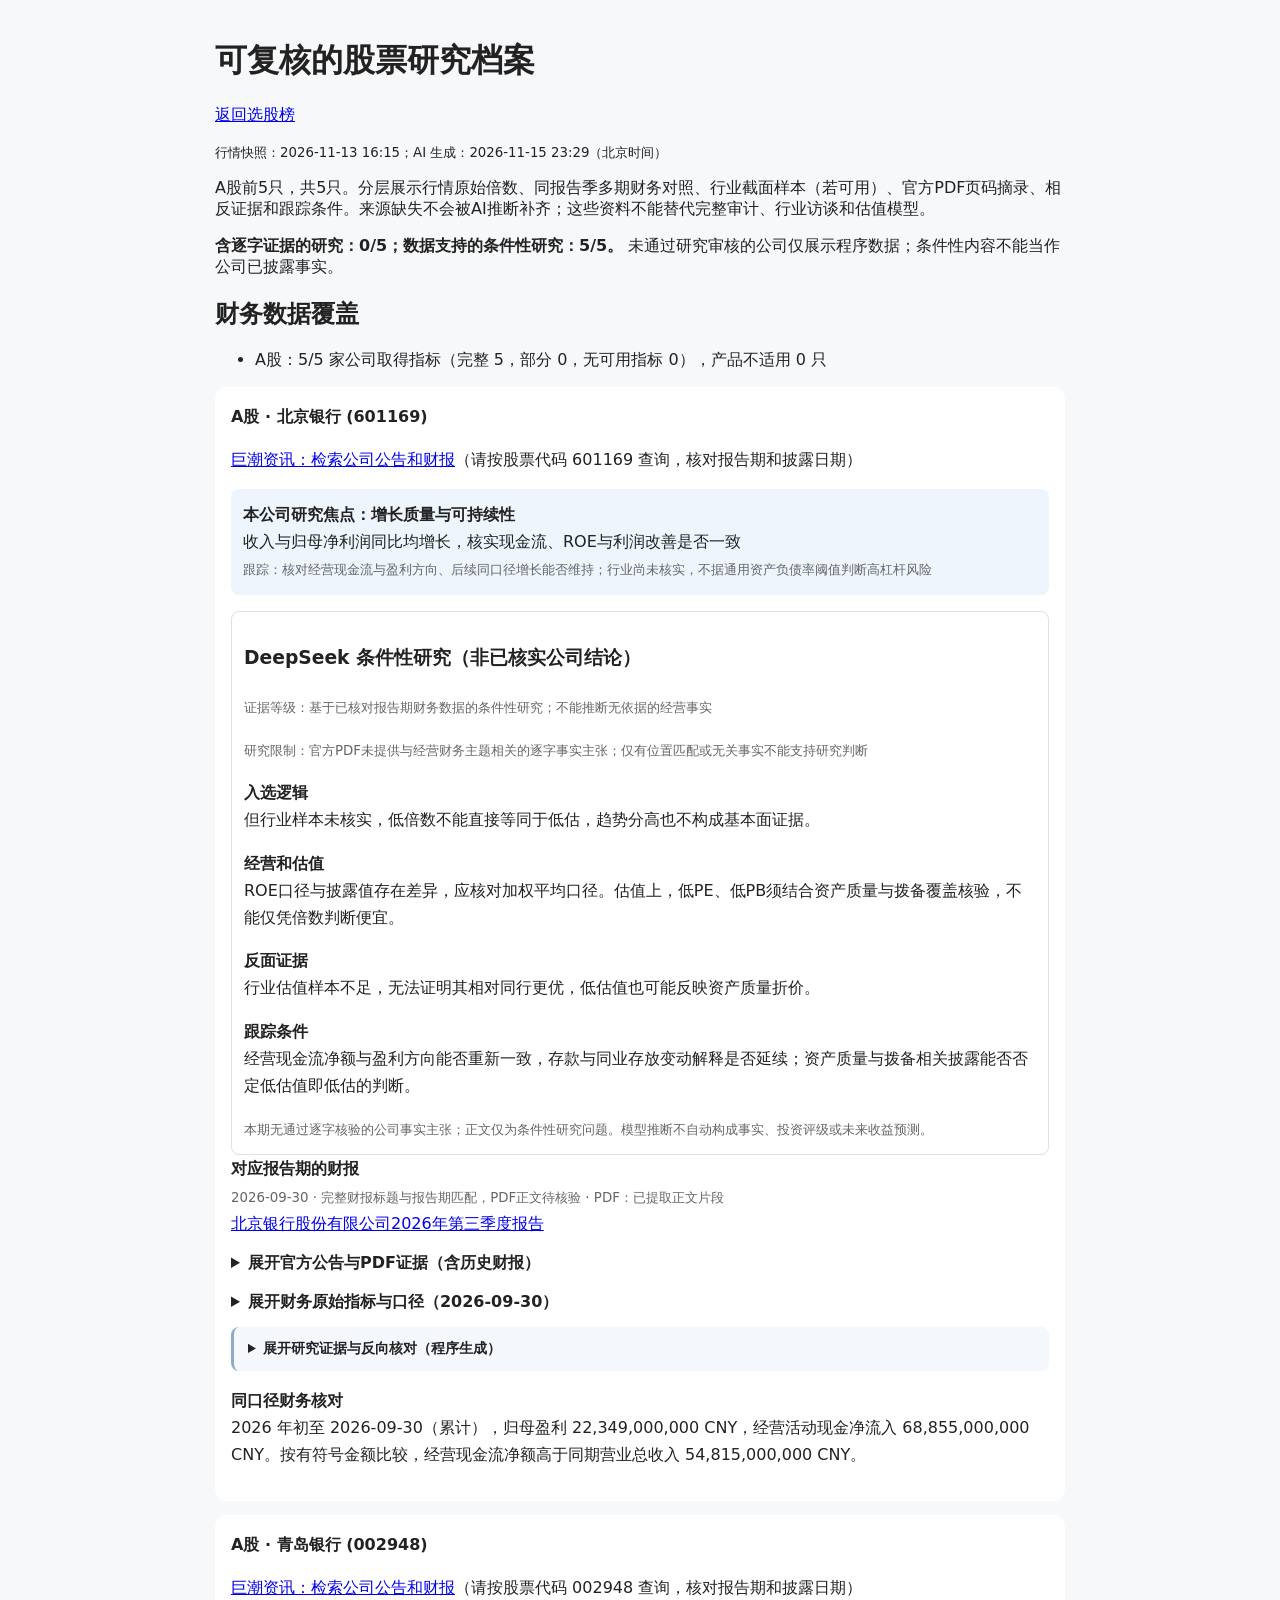
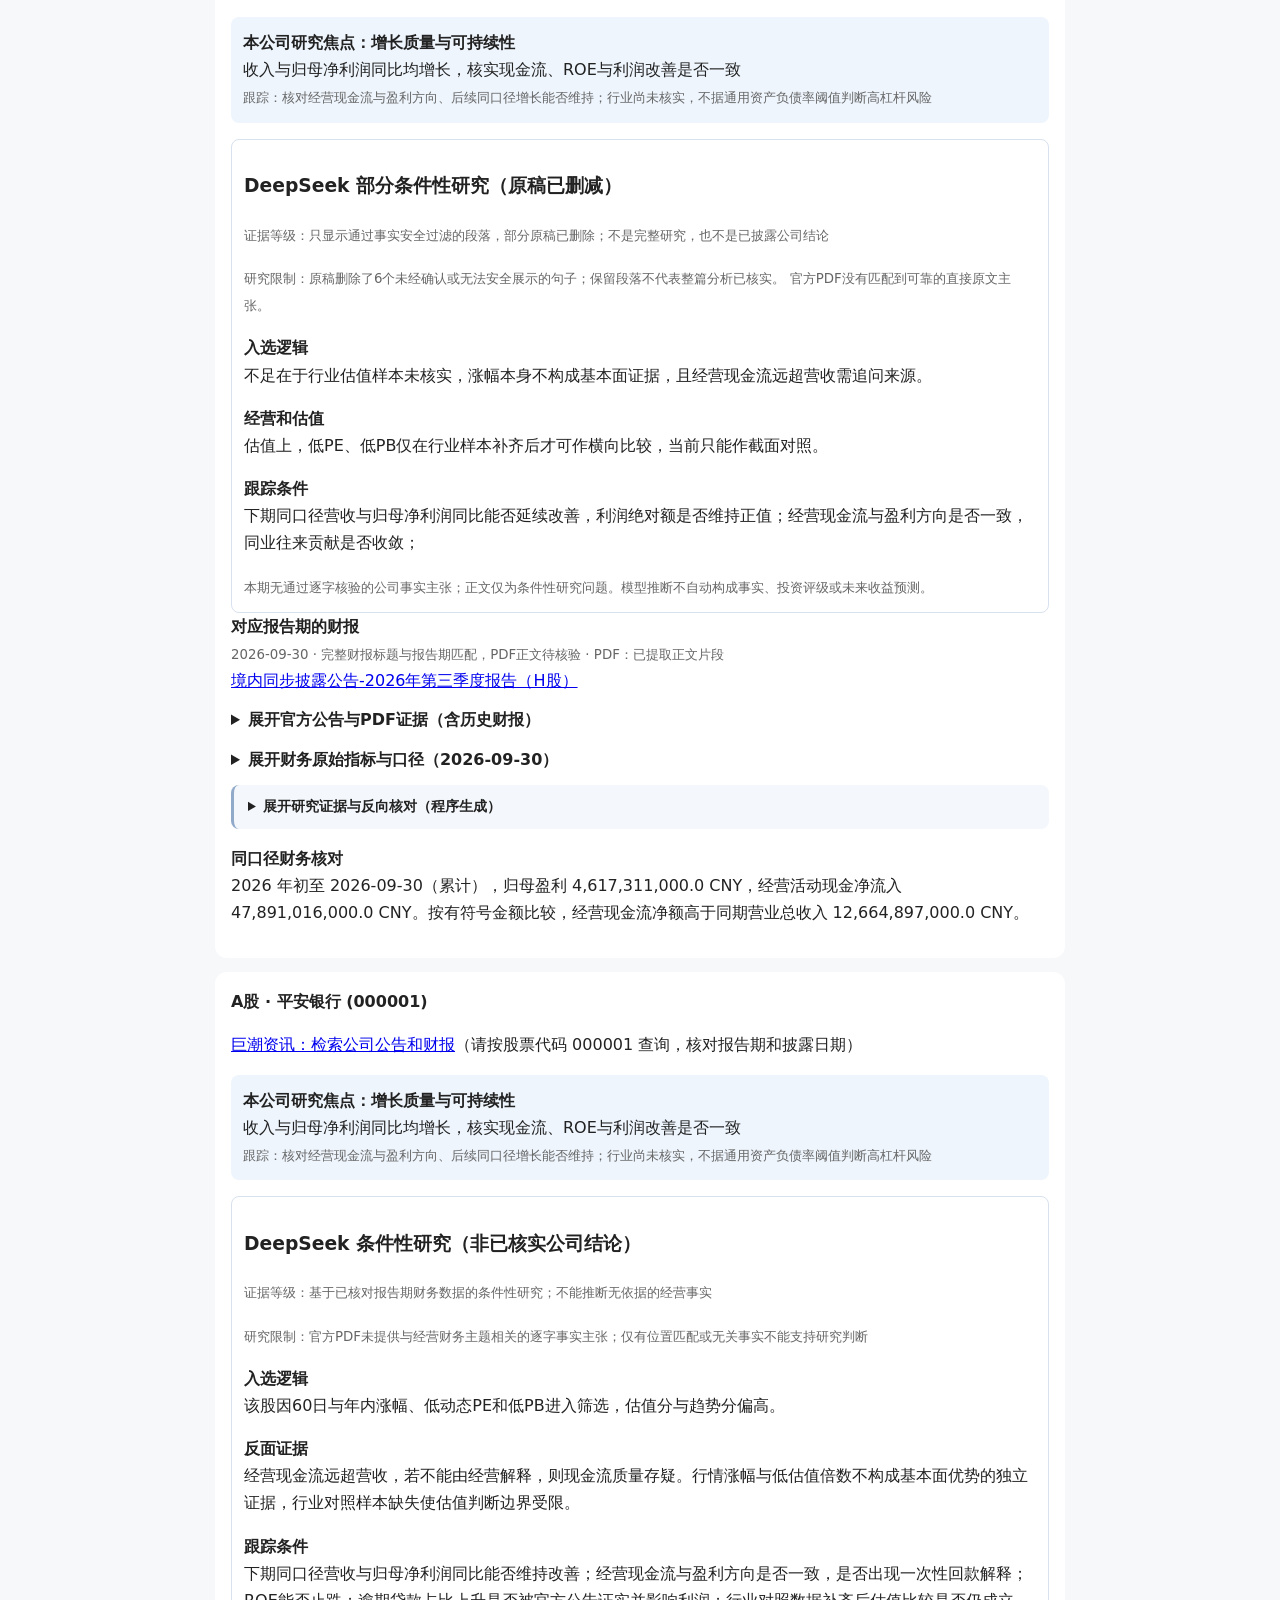
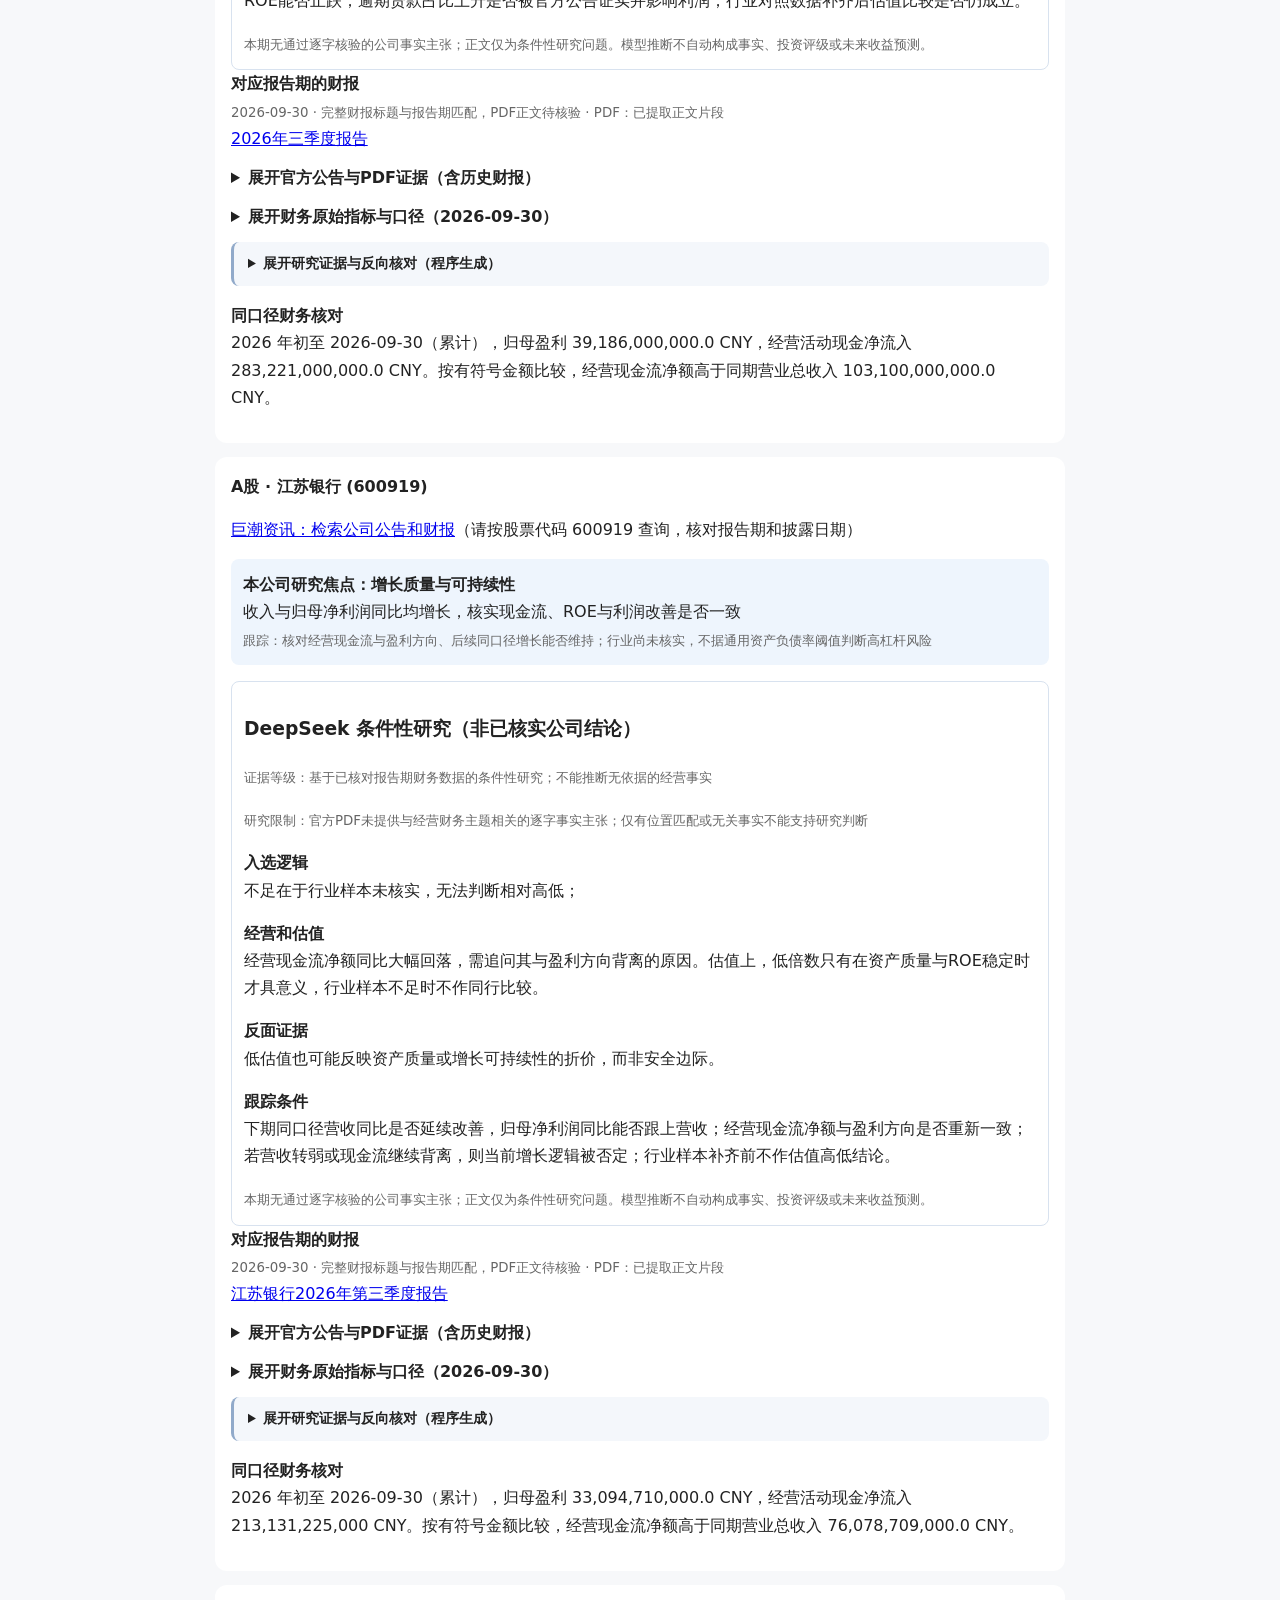
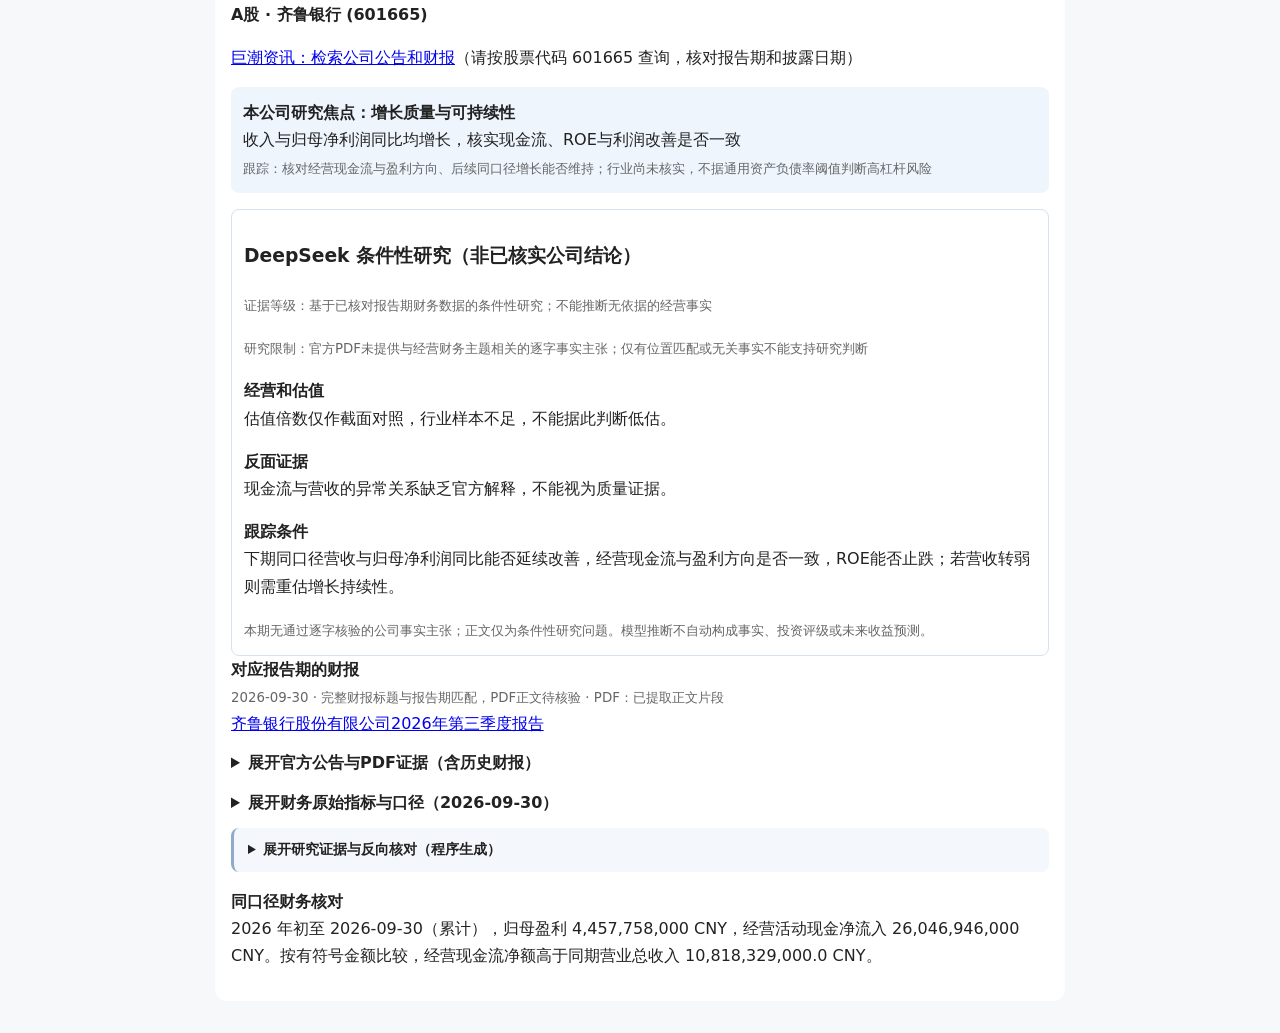
<file: docs/history/2026-11-13/ai.html>
<!doctype html><html lang="zh-CN"><meta charset="utf-8"><meta name="viewport" content="width=device-width,initial-scale=1"><title>AI 股票研究</title><meta name="research-audit-version" content="evidence-scope-v2"><meta name="research-generation-id" content="21b60f83954741f19c3b425af16235d8">
<style>body{font-family:system-ui,-apple-system,sans-serif;background:#f7f8fa;color:#222;max-width:850px;margin:auto;padding:18px}article{background:white;padding:16px;border-radius:12px;margin:14px 0;line-height:1.7}article blockquote{white-space:pre-wrap}article small{color:#666}article .research-brief{background:#f4f7fb;border-left:3px solid #91aaca;padding:10px 14px;border-radius:8px;font-size:14px}article .ai-insight{border:1px solid #d8e2ef;padding:12px;border-radius:8px}article .issuer-focus{background:#eef5fd;padding:12px;border-radius:8px}article .limited{background:#f9f9f9}article details{margin:12px 0}article summary{cursor:pointer;font-weight:600}article .research-brief ul{margin:6px 0 16px;padding-left:20px}</style>
<meta name="research-approved-count" content="0"><meta name="research-limited-count" content="5"><meta name="research-total-count" content="5">
<h1>可复核的股票研究档案</h1><p><a href="./">返回选股榜</a></p>
<small>行情快照：2026-11-13 16:15；AI 生成：2026-11-15 23:29（北京时间）</small>
<p>A股前5只，共5只。分层展示行情原始倍数、同报告季多期财务对照、行业截面样本（若可用）、官方PDF页码摘录、相反证据和跟踪条件。来源缺失不会被AI推断补齐；这些资料不能替代完整审计、行业访谈和估值模型。</p>
<p><b>含逐字证据的研究：0/5；数据支持的条件性研究：5/5。</b> 未通过研究审核的公司仅展示程序数据；条件性内容不能当作公司已披露事实。</p>
<section><h2>财务数据覆盖</h2><ul><li>A股：5/5 家公司取得指标（完整 5，部分 0，无可用指标 0），产品不适用 0 只</li></ul></section>
<article><b id="stock-601169">A股 · 北京银行 (601169)</b>
<p><a href="https://www.cninfo.com.cn/new/index" target="_blank" rel="noopener noreferrer">巨潮资讯：检索公司公告和财报</a>（请按股票代码 601169 查询，核对报告期和披露日期）</p>
<p class="issuer-focus"><b>本公司研究焦点：增长质量与可持续性</b><br>收入与归母净利润同比均增长，核实现金流、ROE与利润改善是否一致<br><small>跟踪：核对经营现金流与盈利方向、后续同口径增长能否维持；行业尚未核实，不据通用资产负债率阈值判断高杠杆风险</small></p>
<section class="ai-insight"><h3>DeepSeek 条件性研究（非已核实公司结论）</h3><p><small>证据等级：基于已核对报告期财务数据的条件性研究；不能推断无依据的经营事实</small></p><p><small>研究限制：官方PDF未提供与经营财务主题相关的逐字事实主张；仅有位置匹配或无关事实不能支持研究判断</small></p><p><b>入选逻辑</b><br>但行业样本未核实，低倍数不能直接等同于低估，趋势分高也不构成基本面证据。</p><p><b>经营和估值</b><br>ROE口径与披露值存在差异，应核对加权平均口径。估值上，低PE、低PB须结合资产质量与拨备覆盖核验，不能仅凭倍数判断便宜。</p><p><b>反面证据</b><br>行业估值样本不足，无法证明其相对同行更优，低估值也可能反映资产质量折价。</p><p><b>跟踪条件</b><br>经营现金流净额与盈利方向能否重新一致，存款与同业存放变动解释是否延续；资产质量与拨备相关披露能否否定低估值即低估的判断。</p><small>本期无通过逐字核验的公司事实主张；正文仅为条件性研究问题。</small><small>模型推断不自动构成事实、投资评级或未来收益预测。</small></section>
<section><b>对应报告期的财报</b><br><small>2026-09-30 · 完整财报标题与报告期匹配，PDF正文待核验 · PDF：已提取正文片段</small>
<div><a href="https://static.cninfo.com.cn/finalpage/2026-10-31/1225649745.PDF" rel="noopener noreferrer" target="_blank">北京银行股份有限公司2026年第三季度报告</a></div>
</section>
<details class="source-docs"><summary>展开官方公告与PDF证据（含历史财报）</summary><small>巨潮资讯 · 近期索引 2026-10-15 至 2026-11-13 · 已取得公告索引</small>
<div>2026-10-31　<a href="https://static.cninfo.com.cn/finalpage/2026-10-31/1225649745.PDF" rel="noopener noreferrer" target="_blank">北京银行股份有限公司2026年第三季度报告</a></div>
<small>已提取正文片段</small>
<details><summary>D1 p2 · 查看正文摘录及表格口径</summary><blockquote>表头：项目                年初至报告期末         上年同期       年初至报告期末比上年
单位：单位：百万元     币种：人民币
期间上下文：项目                年初至报告期末         上年同期       年初至报告期末比上年
项目                年初至报告期末         上年同期       年初至报告期末比上年
同期增减变动幅度（%）
经营活动产生的现金流量净额                         68,855       333,319           (79.34)
单位：百万元     币种：人民币
本报告期比                        年初至报告</blockquote><a href="https://static.cninfo.com.cn/finalpage/2026-10-31/1225649745.PDF#page=2">打开官方 PDF 对应页</a></details>
<details><summary>D1 p3 · 查看正文摘录及表格口径</summary><blockquote>表头：未定位
单位：单位：百万元   币种：人民币
期间上下文：未定位
单位：百万元   币种：人民币
（三）主要会计数据、财务指标发生变动的情况、原因
√适用  □不适用
项目名称              变动比例（%）                主要原因
经营活动产生的现金流量净额_年初            (79.34)    吸收存款和同业及其他金融机构存放款项
至报告期末                                  净增加额的减少</blockquote><a href="https://static.cninfo.com.cn/finalpage/2026-10-31/1225649745.PDF#page=3">打开官方 PDF 对应页</a></details>
<details><summary>D1 p7 · 查看正文摘录及表格口径</summary><blockquote>表头：未定位
单位：未定位
期间上下文：报告期末，本公司资产总额    47,656.44亿元、较年初下降3.50%。2026年前三季度，
报告期内，本公司坚持价值经营导向，统筹推动效益增长、结构改善和质量提升。
报告期末，本公司资产总额    47,656.44亿元、较年初下降3.50%。2026年前三季度，
本公司实现营业收入   548.15亿元、同比增长 6.26%，归属于母公司股东净利润   223.49
亿元、同比增长  6.10%，加权平均净资产收益率   9.96%、同比上升 0.10%，盈利水平
稳步提升。本公司积极做好金融“五篇大文章”，持续优化信贷资产结构，聚焦科技</blockquote><a href="https://static.cninfo.com.cn/finalpage/2026-10-31/1225649745.PDF#page=7">打开官方 PDF 对应页</a></details>
<details><summary>D1 p14 · 查看正文摘录及表格口径</summary><blockquote>表头：未定位
单位：未定位
期间上下文：北京银行股份有限公司2026年第三季度报告
截至6月末，审批通过   25个项目、授信  182亿元，有力支持重点项目建设。服务京
津冀协同发展，紧扣区域“六链七群”产业布局，强化链主企业与上下游客户营销服
务。与北京市教委签署战略合作协议，连续      20年支持北京市“紫禁杯”教育奖励基
金，为首都教育事业贡献金融力量。全面启动工会卡三年提升工程，整合国企资源共
建“京喜惠”平台，推出“京彩新春消费季”“京彩活力充能季”等消费活动，拓宽</blockquote><a href="https://static.cninfo.com.cn/finalpage/2026-10-31/1225649745.PDF#page=14">打开官方 PDF 对应页</a></details>
<div>2026-10-27　<a href="https://static.cninfo.com.cn/finalpage/2026-10-27/1225622703.PDF" rel="noopener noreferrer" target="_blank">北京银行股份有限公司关于召开2026年第三季度业绩说明会的公告</a></div>
<small>未提取到相关可读文字</small>
<div>2026-10-31　<a href="https://static.cninfo.com.cn/finalpage/2026-10-31/1225649734.PDF" rel="noopener noreferrer" target="_blank">北京银行股份有限公司关于召开2026年第二次临时股东会的通知</a></div>
<small>已提取正文片段</small>
<details><summary>D3 p7 · 查看正文摘录及表格口径</summary><blockquote>表头：未定位
单位：未定位
期间上下文：未定位
注：
1、上述回执的剪报、复印件或按以上格式自制均有效。
2、本回执在填妥及签署后于2026年11月23日之前以专人、邮寄或传真方式送达本行董事会
办公室。</blockquote><a href="https://static.cninfo.com.cn/finalpage/2026-10-31/1225649734.PDF#page=7">打开官方 PDF 对应页</a></details>
</details>
<details class="finance"><summary>展开财务原始指标与口径（2026-09-30）</summary><small><div>来源：东方财富（AKShare 主要指标、现金流量表，按报告期）</div><div>状态：可用</div><div>报告期：2026-09-30</div><div>披露日期：2026-10-31</div><div>报告币种：CNY</div><div>期间：2026 年初至报告期末（累计）</div><div>营业总收入：54,815,000,000 CNY（累计）</div><div>归母净利润：22,349,000,000 CNY（累计）</div><div>加权 ROE：7.47 %（报告期）</div><div>资产负债率：90.9230315987 %（期末）</div><div>营业总收入同比：6.255330697061 %（累计同比）</div><div>归母净利润同比：6.100455753893 %（累计同比）</div><div>基本每股收益：1.0 CNY/股（累计）</div><div>经营活动现金流量净额：68,855,000,000 CNY（期间合计）</div></small></details>
<details class="research-brief"><summary>展开研究证据与反向核对（程序生成）</summary>
<p><b>入选依据（快照）</b><br>评分 86.8；趋势分 92.1；活跃分 61.9；估值分 99.4；涨跌幅 2.5；换手率 1.46；选股规则解释：60日涨 +23.4%，今年以来 +18.4%，今日 +2.5%，换手率 1.5%，市盈率 4 倍；评分是相对排名，不是收益概率；估值分不等于市盈率</p>
<p><b>财务变化（第三方）</b><br>营收同比增长（第三方财务指标：营业总收入同比）；归母净利润同比增长（第三方财务指标：归母净利润同比；增长不等于已盈利）</p>
<p><b>研究资料覆盖：</b>扩展证据研究（分级只反映证据完整性，不是买入评级）</p>
<p><b>同报告季跨年财务对照</b></p><ul><li>收入：2026-09-30 = 54815000000 CNY；2025-09-30 = 51588000000 CNY（同报告季对照）</li><li>归母净利润：2026-09-30 = 22349000000 CNY；2025-09-30 = 21064000000 CNY（同报告季对照）</li><li>经营现金流净额：2026-09-30 = 68855000000 CNY；2025-09-30 = 333319000000 CNY（同报告季对照）</li><li>ROE：2026-09-30 = 7.47 %；2025-09-30 = 7.395 %（同报告季对照）</li><li>资产负债率：2026-09-30 = 90.9230315987 %；2025-09-30 = 92.0865282825 %（同报告季对照）</li><li>收入同比：2026-09-30 = 6.255330697061 %；2025-09-30 = -1.079557438975 %（同报告季对照）</li><li>归母净利润同比：2026-09-30 = 6.100455753893 %；2025-09-30 = 0.257020466445 %（同报告季对照）</li></ul>
<p><b>估值与可用行业样本</b></p><ul><li>估值依据：行情倍数可用，仅作截面对照</li><li>行情动态PE 4.37 倍（非TTM）</li><li>行情PB 0.45 倍</li><li>行业估值样本不足或未核实，不声称优于同行</li><li>同报告期同行财务对照：样本不足或未核实，不给出同行领先结论</li></ul>
<p><b>反面证据 / 研究限制</b></p><ul><li>尚未获得证明行业优势、长期盈利改善或估值低估的独立证据</li></ul>
<p><b>三种经营假设与证伪条件</b></p><ul><li>改善假设：下期同口径营收同比保持改善，且解释具有持续证据；同时核验归母净利润同比变化能否延续，且绝对额盈亏口径一致</li><li>维持假设：行业估值样本仍不充分时不作同行高低判断；在新披露不足时只保留规则化市场观察</li><li>恶化假设：下期营收同比转弱，须重新评估增长持续性；并关注公司官方风险公告能否证实变化</li></ul>
<p><b>下期验证清单</b></p><ul><li>下期同口径营业收入同比是否改善或转弱</li><li>下期归母净利润同比是否改善，并核对利润绝对额正负</li><li>后续公告能否对已披露的经营变化提供持续证据</li></ul>
<p><b>来源覆盖情况</b></p><ul><li>财务指标：可用（8 项）</li><li>指标报告期：2026-09-30</li><li>对应期官方PDF：已读取 4 个带页码片段，仅为摘录、非全篇审计</li><li>官方证据：3 条纳入展示（含历史财报）；已读摘录 5 段</li><li>部分PDF摘录缺少单位、表头或期间上下文，禁止从这些摘录引用金额</li><li>研究证据等级：扩展证据研究</li><li>待补证：同一行业合格样本有估值对照</li></ul>
</details>
<p><b>同口径财务核对</b><br>2026 年初至 2026-09-30（累计），归母盈利 22,349,000,000 CNY，经营活动现金净流入 68,855,000,000 CNY。按有符号金额比较，经营现金流净额高于同期营业总收入 54,815,000,000 CNY。</p>
</article>
<article><b id="stock-002948">A股 · 青岛银行 (002948)</b>
<p><a href="https://www.cninfo.com.cn/new/index" target="_blank" rel="noopener noreferrer">巨潮资讯：检索公司公告和财报</a>（请按股票代码 002948 查询，核对报告期和披露日期）</p>
<p class="issuer-focus"><b>本公司研究焦点：增长质量与可持续性</b><br>收入与归母净利润同比均增长，核实现金流、ROE与利润改善是否一致<br><small>跟踪：核对经营现金流与盈利方向、后续同口径增长能否维持；行业尚未核实，不据通用资产负债率阈值判断高杠杆风险</small></p>
<section class="ai-insight"><h3>DeepSeek 部分条件性研究（原稿已删减）</h3><p><small>证据等级：只显示通过事实安全过滤的段落，部分原稿已删除；不是完整研究，也不是已披露公司结论</small></p><p><small>研究限制：原稿删除了6个未经确认或无法安全展示的句子；保留段落不代表整篇分析已核实。 官方PDF没有匹配到可靠的直接原文主张。</small></p><p><b>入选逻辑</b><br>不足在于行业估值样本未核实，涨幅本身不构成基本面证据，且经营现金流远超营收需追问来源。</p><p><b>经营和估值</b><br>估值上，低PE、低PB仅在行业样本补齐后才可作横向比较，当前只能作截面对照。</p><p><b>跟踪条件</b><br>下期同口径营收与归母净利润同比能否延续改善，利润绝对额是否维持正值；经营现金流与盈利方向是否一致，同业往来贡献是否收敛；</p><small>本期无通过逐字核验的公司事实主张；正文仅为条件性研究问题。</small><small>模型推断不自动构成事实、投资评级或未来收益预测。</small></section>
<section><b>对应报告期的财报</b><br><small>2026-09-30 · 完整财报标题与报告期匹配，PDF正文待核验 · PDF：已提取正文片段</small>
<div><a href="https://static.cninfo.com.cn/finalpage/2026-10-29/1225637485.PDF" rel="noopener noreferrer" target="_blank">境内同步披露公告-2026年第三季度报告（H股）</a></div>
</section>
<details class="source-docs"><summary>展开官方公告与PDF证据（含历史财报）</summary><small>巨潮资讯 · 近期索引 2026-10-15 至 2026-11-13 · 已取得公告索引</small>
<div>2026-10-29　<a href="https://static.cninfo.com.cn/finalpage/2026-10-29/1225637485.PDF" rel="noopener noreferrer" target="_blank">境内同步披露公告-2026年第三季度报告（H股）</a></div>
<small>已提取正文片段</small>
<details><summary>D1 p3 · 查看正文摘录及表格口径</summary><blockquote>表头：2026年     比上年同期          2026年     比上年同期
单位：未定位
期间上下文：未定位
基本每股收益(1)（元╱股）        0.13           8.33          0.75       15.38
稀釋每股收益(1)（元╱股）        0.13           8.33          0.75       15.38
經營活動產生的現金流量淨額       不適用            不適用       47,891,016      266.83
加權平均淨資產收益率(1)         8.54       下降0.22個          13.89    提高0.73個
（年化 ，%）                            百分點                       百分點</blockquote><a href="https://static.cninfo.com.cn/finalpage/2026-10-29/1225637485.PDF#page=3">打开官方 PDF 对应页</a></details>
<details><summary>D1 p4 · 查看正文摘录及表格口径</summary><blockquote>表头：未定位
单位：未定位
期间上下文：未定位
司股東權益並無差異 。
3.   主要會計數據和財務指標發生變動的情況及原因
上述主要會計數據和財務指標增減變動幅度超過30%的情況及主要原因如下：
金額單位：人民幣千元
比上年同期</blockquote><a href="https://static.cninfo.com.cn/finalpage/2026-10-29/1225637485.PDF#page=4">打开官方 PDF 对应页</a></details>
<details><summary>D1 p10 · 查看正文摘录及表格口径</summary><blockquote>表头：未定位
单位：未定位
期间上下文：向央行借款和同業存放款項實現較快增長 。截至2026年9月末 ，本公司客戶貸款總
元 ，增長8.03%；佔負債總額比例66.53% ，比上年末提高0.77個百分點 。
盈利能力穩步提升 ，營收利潤較好增長 。2026年前三季度 ，本公司實現歸屬於母
公司股東的淨利潤46.17億元 ，同比增加6.25億元 ，增長15.67%；營業收入126.32億
元 ，同比增加16.27億元 ，增長14.78%；加權平均淨資產收益率（年化）13.89% ，同
比提高0.73個百分點 。報告期內 ，本公司扎根本地 ，服務實體 ，擴規模 、優結構 、</blockquote><a href="https://static.cninfo.com.cn/finalpage/2026-10-29/1225637485.PDF#page=10">打开官方 PDF 对应页</a></details>
<details><summary>D1 p17 · 查看正文摘录及表格口径</summary><blockquote>表头：未定位
单位：未定位
期间上下文：與2026年上半年末相比 ，本行截至2026年第三季度末的前10名股東及前10名無
報告期末 ，本行無存續的優先股 。
第三節   其他重要事項
一 、 實際控制人 、股東 、關聯方 、收購人以及本行等承諾相關方作出的承諾及其履行情
況
本行不存在實際控制人和收購人 。2026年第三季度 ，本行及本行股東 、關聯方等承</blockquote><a href="https://static.cninfo.com.cn/finalpage/2026-10-29/1225637485.PDF#page=17">打开官方 PDF 对应页</a></details>
<div>2026-10-29　<a href="https://static.cninfo.com.cn/finalpage/2026-10-29/1225636250.PDF" rel="noopener noreferrer" target="_blank">2026年三季度报告</a></div>
<small>已提取正文片段</small>
<details><summary>D2 p3 · 查看正文摘录及表格口径</summary><blockquote>表头：未定位
单位：金额单位：人民币千元
期间上下文：截至  2026年 9月 30日止报告期归属于母公司股东的净利润和报告期末归属于母
托管费收入等属于银行业正常经营性项目产生的损益，因此本公司未将其纳入非经常性损益的披露范围。
4.主要会计数据和财务指标发生变动的情况及原因
上述主要会计数据和财务指标增减变动幅度超过                30%的情况及主要原因如下：
金额单位：人民币千元
项目            2026年     比上年同期              主要原因</blockquote><a href="https://static.cninfo.com.cn/finalpage/2026-10-29/1225636250.PDF#page=3">打开官方 PDF 对应页</a></details>
<details><summary>D2 p3 · 查看正文摘录及表格口径</summary><blockquote>表头：项目            2026年     比上年同期              主要原因
单位：金额单位：人民币千元
期间上下文：未定位
金额单位：人民币千元
1-9月     增减幅度（%）
主要是同业往来产生的现金流量净额
经营活动产生的现金流量净额        47,891,016      266.83增加，而存贷款产生的现金流量净额
减少，部分抵销前者影响。
3</blockquote><a href="https://static.cninfo.com.cn/finalpage/2026-10-29/1225636250.PDF#page=3">打开官方 PDF 对应页</a></details>
<details><summary>D2 p7 · 查看正文摘录及表格口径</summary><blockquote>表头：未定位
单位：未定位
期间上下文：续增长的同时，向央行借款和同业存放款项实现较快增长。截至            2026年9月末，
末提高 0.77个百分点。
盈利能力稳步提升，营收利润较好增长。2026       年前三季度，本公司实现归属
于母公司股东的净利润    46.17亿元，同比增加  6.25亿元，增长 15.67%；营业收入
126.65亿元，同比增加 16.52亿元，增长 15.00%；加权平均净资产收益率（年化）
13.89%，同比提高0.73个百分点。报告期内，本公司扎根本地，服务实体，扩规</blockquote><a href="https://static.cninfo.com.cn/finalpage/2026-10-29/1225636250.PDF#page=7">打开官方 PDF 对应页</a></details>
<details><summary>D2 p13 · 查看正文摘录及表格口径</summary><blockquote>表头：未定位
单位：未定位
期间上下文：青岛银行股份有限公司   2026年第三季度报告
青岛银行股份有限公司   2026年第三季度报告
第三节     其他重要事项
一、实际控制人、股东、关联方、收购人以及本行等承诺相关方作出的承
诺及其履行情况
本行不存在实际控制人和收购人。2026           年第三季度，本行及本行股东、关</blockquote><a href="https://static.cninfo.com.cn/finalpage/2026-10-29/1225636250.PDF#page=13">打开官方 PDF 对应页</a></details>
<div>2026-11-03　<a href="https://static.cninfo.com.cn/finalpage/2026-11-03/1225652180.PDF" rel="noopener noreferrer" target="_blank">境内同步披露公告-截至二零二六年十月三十一日股份发行人的证券变动月报表</a></div>
<small>未提取到相关可读文字</small>
</details>
<details class="finance"><summary>展开财务原始指标与口径（2026-09-30）</summary><small><div>来源：东方财富（AKShare 主要指标、现金流量表，按报告期）</div><div>状态：可用</div><div>报告期：2026-09-30</div><div>披露日期：2026-10-29</div><div>报告币种：CNY</div><div>期间：2026 年初至报告期末（累计）</div><div>营业总收入：12,664,897,000.0 CNY（累计）</div><div>归母净利润：4,617,311,000.0 CNY（累计）</div><div>加权 ROE：10.4175 %（报告期）</div><div>资产负债率：93.3750113795 %（期末）</div><div>营业总收入同比：14.997795819821 %（累计同比）</div><div>归母净利润同比：15.667985849224 %（累计同比）</div><div>基本每股收益：0.75 CNY/股（累计）</div><div>经营活动现金流量净额：47,891,016,000.0 CNY（期间合计）</div></small></details>
<details class="research-brief"><summary>展开研究证据与反向核对（程序生成）</summary>
<p><b>入选依据（快照）</b><br>评分 85.7；趋势分 93.2；活跃分 67.9；估值分 96.0；涨跌幅 3.65；换手率 1.81；选股规则解释：60日涨 +13.8%，今年以来 +51.9%，今日 +3.6%，换手率 1.8%，市盈率 6 倍；评分是相对排名，不是收益概率；估值分不等于市盈率</p>
<p><b>财务变化（第三方）</b><br>营收同比增长（第三方财务指标：营业总收入同比）；归母净利润同比增长（第三方财务指标：归母净利润同比；增长不等于已盈利）</p>
<p><b>研究资料覆盖：</b>纵向财务研究（分级只反映证据完整性，不是买入评级）</p>
<p><b>同报告季跨年财务对照</b></p><ul><li>收入：2026-09-30 = 12664897000.0 CNY；2025-09-30 = 11013165000.0 CNY（同报告季对照）</li><li>归母净利润：2026-09-30 = 4617311000.0 CNY；2025-09-30 = 3991866000.0 CNY（同报告季对照）</li><li>经营现金流净额：2026-09-30 = 47891016000.0 CNY；2025-09-30 = 13055237000.0 CNY（同报告季对照）</li><li>ROE：2026-09-30 = 10.4175 %；2025-09-30 = 9.87 %（同报告季对照）</li><li>资产负债率：2026-09-30 = 93.3750113795 %；2025-09-30 = 93.840584253 %（同报告季对照）</li><li>收入同比：2026-09-30 = 14.997795819821 %；2025-09-30 = 5.02542916211 %（同报告季对照）</li><li>归母净利润同比：2026-09-30 = 15.667985849224 %；2025-09-30 = 15.541221119514 %（同报告季对照）</li></ul>
<p><b>估值与可用行业样本</b></p><ul><li>估值依据：行情倍数可用，仅作截面对照</li><li>行情动态PE 6.17 倍（非TTM）</li><li>行情PB 0.86 倍</li><li>行业估值样本不足或未核实，不声称优于同行</li><li>同报告期同行财务对照：样本不足或未核实，不给出同行领先结论</li></ul>
<p><b>反面证据 / 研究限制</b></p><ul><li>尚未获得证明行业优势、长期盈利改善或估值低估的独立证据</li></ul>
<p><b>三种经营假设与证伪条件</b></p><ul><li>改善假设：下期同口径营收同比保持改善，且解释具有持续证据；同时核验归母净利润同比变化能否延续，且绝对额盈亏口径一致</li><li>维持假设：行业估值样本仍不充分时不作同行高低判断；在新披露不足时只保留规则化市场观察</li><li>恶化假设：下期营收同比转弱，须重新评估增长持续性；并关注公司官方风险公告能否证实变化</li></ul>
<p><b>下期验证清单</b></p><ul><li>下期同口径营业收入同比是否改善或转弱</li><li>下期归母净利润同比是否改善，并核对利润绝对额正负</li><li>后续公告能否对已披露的经营变化提供持续证据</li></ul>
<p><b>来源覆盖情况</b></p><ul><li>财务指标：可用（8 项）</li><li>指标报告期：2026-09-30</li><li>对应期官方PDF：已读取 4 个带页码片段，仅为摘录、非全篇审计</li><li>官方证据：3 条纳入展示（含历史财报）；已读摘录 8 段</li><li>部分PDF摘录缺少单位、表头或期间上下文，禁止从这些摘录引用金额</li><li>研究证据等级：纵向财务研究</li><li>待补证：同报告期官方PDF表头/单位/期间齐备；同一行业合格样本有估值对照</li></ul>
</details>
<p><b>同口径财务核对</b><br>2026 年初至 2026-09-30（累计），归母盈利 4,617,311,000.0 CNY，经营活动现金净流入 47,891,016,000.0 CNY。按有符号金额比较，经营现金流净额高于同期营业总收入 12,664,897,000.0 CNY。</p>
</article>
<article><b id="stock-000001">A股 · 平安银行 (000001)</b>
<p><a href="https://www.cninfo.com.cn/new/index" target="_blank" rel="noopener noreferrer">巨潮资讯：检索公司公告和财报</a>（请按股票代码 000001 查询，核对报告期和披露日期）</p>
<p class="issuer-focus"><b>本公司研究焦点：增长质量与可持续性</b><br>收入与归母净利润同比均增长，核实现金流、ROE与利润改善是否一致<br><small>跟踪：核对经营现金流与盈利方向、后续同口径增长能否维持；行业尚未核实，不据通用资产负债率阈值判断高杠杆风险</small></p>
<section class="ai-insight"><h3>DeepSeek 条件性研究（非已核实公司结论）</h3><p><small>证据等级：基于已核对报告期财务数据的条件性研究；不能推断无依据的经营事实</small></p><p><small>研究限制：官方PDF未提供与经营财务主题相关的逐字事实主张；仅有位置匹配或无关事实不能支持研究判断</small></p><p><b>入选逻辑</b><br>该股因60日与年内涨幅、低动态PE和低PB进入筛选，估值分与趋势分偏高。</p><p><b>反面证据</b><br>经营现金流远超营收，若不能由经营解释，则现金流质量存疑。行情涨幅与低估值倍数不构成基本面优势的独立证据，行业对照样本缺失使估值判断边界受限。</p><p><b>跟踪条件</b><br>下期同口径营收与归母净利润同比能否维持改善；经营现金流与盈利方向是否一致，是否出现一次性回款解释；ROE能否止跌；逾期贷款占比上升是否被官方公告证实并影响利润；行业对照数据补齐后估值比较是否仍成立。</p><small>本期无通过逐字核验的公司事实主张；正文仅为条件性研究问题。</small><small>模型推断不自动构成事实、投资评级或未来收益预测。</small></section>
<section><b>对应报告期的财报</b><br><small>2026-09-30 · 完整财报标题与报告期匹配，PDF正文待核验 · PDF：已提取正文片段</small>
<div><a href="https://static.cninfo.com.cn/finalpage/2026-10-24/1225620609.PDF" rel="noopener noreferrer" target="_blank">2026年三季度报告</a></div>
</section>
<details class="source-docs"><summary>展开官方公告与PDF证据（含历史财报）</summary><small>巨潮资讯 · 近期索引 2026-10-15 至 2026-11-13 · 已取得公告索引</small>
<div>2026-10-24　<a href="https://static.cninfo.com.cn/finalpage/2026-10-24/1225620609.PDF" rel="noopener noreferrer" target="_blank">2026年三季度报告</a></div>
<small>已提取正文片段</small>
<details><summary>D1 p3 · 查看正文摘录及表格口径</summary><blockquote>表头：未定位
单位：未定位
期间上下文：未定位
股收益的计算及披露》（2010      年修订）及《企业会计准则第       34号——每股收益》计算。本行于        2016年3月 7
日非公开发行    200亿元非累积型优先股，于      2025年3月发行  300亿元无固定期限资本债券（“永续债”），均
分类为其他权益工具。在计算当期“加权平均净资产收益率”及“每股收益”时，“归属于本行股东的净利润”
扣除了已发放的优先股股息       8.74亿元和永续债利息    6.81亿元。
2</blockquote><a href="https://static.cninfo.com.cn/finalpage/2026-10-24/1225620609.PDF#page=3">打开官方 PDF 对应页</a></details>
<details><summary>D1 p3 · 查看正文摘录及表格口径</summary><blockquote>表头：未定位
单位：（货币单位：人民币百万元）
期间上下文：2026年第三季度报告
（货币单位：人民币百万元）
扣除非经常性损益后归属于本行股东的净                  13,491       1.1%        39,124       2.2%
利润
经营活动产生的现金流量净额                       不适用         不适用         283,221      294.6%
每股经营活动产生的现金流量净额（元/股）                不适用         不适用           14.59      294.3%
基本/稀释每股收益（元/股）                       0.70        1.4%         1.94        3.7%</blockquote><a href="https://static.cninfo.com.cn/finalpage/2026-10-24/1225620609.PDF#page=3">打开官方 PDF 对应页</a></details>
<details><summary>D1 p23 · 查看正文摘录及表格口径</summary><blockquote>表头：未定位
单位：（货币单位：人民币百万元）
期间上下文：2026年第三季度报告
（货币单位：人民币百万元）
本金或利息逾期  60天以上贷款          35,352      1.03%      23,895     0.70%
2026年 9月末，本行逾期贷款余额占比      1.59%，较上年末上升   0.25个百分点。针对逾期贷款，
本行已实施差异化管控措施，依据客户实际情况分类制定清收与重组转化方案，持续推动风险化解
工作，整体风险可控。
22</blockquote><a href="https://static.cninfo.com.cn/finalpage/2026-10-24/1225620609.PDF#page=23">打开官方 PDF 对应页</a></details>
<details><summary>D1 p24 · 查看正文摘录及表格口径</summary><blockquote>表头：未定位
单位：（货币单位：人民币百万元）
期间上下文：未定位
调整后表内外资产余额                     7,849,282        7,866,191       7,604,977        7,608,205
注：以上数据为本集团口径，根据《商业银行资本管理办法》的规定计算杠杆率；9                         月末本集团杠杆率较       6月末上升，
主要因一级资本净额较       6 月末增长。有关杠杆率的更详细信息，请查阅本行网站（http://bank.pingan.com）。
1.9.3流动性覆盖率
（货币单位：人民币百万元）</blockquote><a href="https://static.cninfo.com.cn/finalpage/2026-10-24/1225620609.PDF#page=24">打开官方 PDF 对应页</a></details>
<div>2026-10-24　<a href="https://static.cninfo.com.cn/finalpage/2026-10-24/1225620612.PDF" rel="noopener noreferrer" target="_blank">关联交易公告</a></div>
<small>已提取正文片段</small>
<details><summary>D2 p2 · 查看正文摘录及表格口径</summary><blockquote>表头：未定位
单位：未定位
期间上下文：截至 2025年末，平安健康资产总额    132.31亿元，负债总额 33.25亿元，所
董事会主席：朱友刚，主要业务是提供医疗健康养老服务。
截至 2025年末，平安健康资产总额    132.31亿元，负债总额 33.25亿元，所
有者权益 99.05亿元，全年累计营业收入   54.68亿元，净利润 3.78亿元。平安健
康不是失信被执行人。
三、关联交易标的基本情况</blockquote><a href="https://static.cninfo.com.cn/finalpage/2026-10-24/1225620612.PDF#page=2">打开官方 PDF 对应页</a></details>
<details><summary>D2 p2 · 查看正文摘录及表格口径</summary><blockquote>表头：未定位
单位：未定位
期间上下文：未定位
本行第十三届董事会独立董事专门会议审议通过了前述关联交易议案，全体独立
董事同意此议案。
本次关联交易不构成《上市公司重大资产重组管理办法》规定的重大资产重
组、不构成重组上市，不需要经过有关部门批准。
二、关联方基本情况</blockquote><a href="https://static.cninfo.com.cn/finalpage/2026-10-24/1225620612.PDF#page=2">打开官方 PDF 对应页</a></details>
<div>2026-10-24　<a href="https://static.cninfo.com.cn/finalpage/2026-10-24/1225620611.PDF" rel="noopener noreferrer" target="_blank">董事会决议公告</a></div>
<small>仅列索引（已选取两份正文）</small>
</details>
<details class="finance"><summary>展开财务原始指标与口径（2026-09-30）</summary><small><div>来源：东方财富（AKShare 主要指标、现金流量表，按报告期）</div><div>状态：可用</div><div>报告期：2026-09-30</div><div>披露日期：2026-10-24</div><div>报告币种：CNY</div><div>期间：2026 年初至报告期末（累计）</div><div>营业总收入：103,100,000,000.0 CNY（累计）</div><div>归母净利润：39,186,000,000.0 CNY（累计）</div><div>加权 ROE：8.07 %（报告期）</div><div>资产负债率：90.6473808513 %（期末）</div><div>营业总收入同比：2.415862041562 %（累计同比）</div><div>归母净利润同比：2.209238634289 %（累计同比）</div><div>基本每股收益：1.94 CNY/股（累计）</div><div>经营活动现金流量净额：283,221,000,000.0 CNY（期间合计）</div></small></details>
<details class="research-brief"><summary>展开研究证据与反向核对（程序生成）</summary>
<p><b>入选依据（快照）</b><br>评分 84.0；趋势分 86.7；活跃分 58.7；估值分 99.1；涨跌幅 2.37；换手率 1.13；选股规则解释：60日涨 +9.7%，今年以来 +11.8%，今日 +2.4%，换手率 1.1%，市盈率 4 倍；评分是相对排名，不是收益概率；估值分不等于市盈率</p>
<p><b>财务变化（第三方）</b><br>营收同比增长（第三方财务指标：营业总收入同比）；归母净利润同比增长（第三方财务指标：归母净利润同比；增长不等于已盈利）</p>
<p><b>研究资料覆盖：</b>纵向财务研究（分级只反映证据完整性，不是买入评级）</p>
<p><b>同报告季跨年财务对照</b></p><ul><li>收入：2026-09-30 = 103100000000.0 CNY；2025-09-30 = 100668000000.0 CNY（同报告季对照）</li><li>归母净利润：2026-09-30 = 39186000000.0 CNY；2025-09-30 = 38339000000.0 CNY（同报告季对照）</li><li>经营现金流净额：2026-09-30 = 283221000000.0 CNY；2025-09-30 = 71783000000.0 CNY（同报告季对照）</li><li>ROE：2026-09-30 = 8.07 %；2025-09-30 = 8.28 %（同报告季对照）</li><li>资产负债率：2026-09-30 = 90.6473808513 %；2025-09-30 = 91.0187065051 %（同报告季对照）</li><li>收入同比：2026-09-30 = 2.415862041562 %；2025-09-30 = -9.781147496908 %（同报告季对照）</li><li>归母净利润同比：2026-09-30 = 2.209238634289 %；2025-09-30 = -3.498703717687 %（同报告季对照）</li></ul>
<p><b>估值与可用行业样本</b></p><ul><li>估值依据：行情倍数可用，仅作截面对照</li><li>行情动态PE 4.48 倍（非TTM）</li><li>行情PB 0.49 倍</li><li>行业估值样本不足或未核实，不声称优于同行</li><li>同报告期同行财务对照：样本不足或未核实，不给出同行领先结论</li></ul>
<p><b>反面证据 / 研究限制</b></p><ul><li>尚未获得证明行业优势、长期盈利改善或估值低估的独立证据</li></ul>
<p><b>三种经营假设与证伪条件</b></p><ul><li>改善假设：下期同口径营收同比保持改善，且解释具有持续证据；同时核验归母净利润同比变化能否延续，且绝对额盈亏口径一致</li><li>维持假设：行业估值样本仍不充分时不作同行高低判断；在新披露不足时只保留规则化市场观察</li><li>恶化假设：下期营收同比转弱，须重新评估增长持续性；并关注公司官方风险公告能否证实变化</li></ul>
<p><b>下期验证清单</b></p><ul><li>下期同口径营业收入同比是否改善或转弱</li><li>下期归母净利润同比是否改善，并核对利润绝对额正负</li><li>后续公告能否对已披露的经营变化提供持续证据</li></ul>
<p><b>来源覆盖情况</b></p><ul><li>财务指标：可用（8 项）</li><li>指标报告期：2026-09-30</li><li>对应期官方PDF：已读取 4 个带页码片段，仅为摘录、非全篇审计</li><li>官方证据：3 条纳入展示（含历史财报）；已读摘录 6 段</li><li>部分PDF摘录缺少单位、表头或期间上下文，禁止从这些摘录引用金额</li><li>研究证据等级：纵向财务研究</li><li>待补证：同报告期官方PDF表头/单位/期间齐备；同一行业合格样本有估值对照</li></ul>
</details>
<p><b>同口径财务核对</b><br>2026 年初至 2026-09-30（累计），归母盈利 39,186,000,000.0 CNY，经营活动现金净流入 283,221,000,000.0 CNY。按有符号金额比较，经营现金流净额高于同期营业总收入 103,100,000,000.0 CNY。</p>
</article>
<article><b id="stock-600919">A股 · 江苏银行 (600919)</b>
<p><a href="https://www.cninfo.com.cn/new/index" target="_blank" rel="noopener noreferrer">巨潮资讯：检索公司公告和财报</a>（请按股票代码 600919 查询，核对报告期和披露日期）</p>
<p class="issuer-focus"><b>本公司研究焦点：增长质量与可持续性</b><br>收入与归母净利润同比均增长，核实现金流、ROE与利润改善是否一致<br><small>跟踪：核对经营现金流与盈利方向、后续同口径增长能否维持；行业尚未核实，不据通用资产负债率阈值判断高杠杆风险</small></p>
<section class="ai-insight"><h3>DeepSeek 条件性研究（非已核实公司结论）</h3><p><small>证据等级：基于已核对报告期财务数据的条件性研究；不能推断无依据的经营事实</small></p><p><small>研究限制：官方PDF未提供与经营财务主题相关的逐字事实主张；仅有位置匹配或无关事实不能支持研究判断</small></p><p><b>入选逻辑</b><br>不足在于行业样本未核实，无法判断相对高低；</p><p><b>经营和估值</b><br>经营现金流净额同比大幅回落，需追问其与盈利方向背离的原因。估值上，低倍数只有在资产质量与ROE稳定时才具意义，行业样本不足时不作同行比较。</p><p><b>反面证据</b><br>低估值也可能反映资产质量或增长可持续性的折价，而非安全边际。</p><p><b>跟踪条件</b><br>下期同口径营收同比是否延续改善，归母净利润同比能否跟上营收；经营现金流净额与盈利方向是否重新一致；若营收转弱或现金流继续背离，则当前增长逻辑被否定；行业样本补齐前不作估值高低结论。</p><small>本期无通过逐字核验的公司事实主张；正文仅为条件性研究问题。</small><small>模型推断不自动构成事实、投资评级或未来收益预测。</small></section>
<section><b>对应报告期的财报</b><br><small>2026-09-30 · 完整财报标题与报告期匹配，PDF正文待核验 · PDF：已提取正文片段</small>
<div><a href="https://static.cninfo.com.cn/finalpage/2026-10-30/1225642695.PDF" rel="noopener noreferrer" target="_blank">江苏银行2026年第三季度报告</a></div>
</section>
<details class="source-docs"><summary>展开官方公告与PDF证据（含历史财报）</summary><small>巨潮资讯 · 近期索引 2026-10-15 至 2026-11-13 · 已取得公告索引</small>
<div>2026-10-30　<a href="https://static.cninfo.com.cn/finalpage/2026-10-30/1225642695.PDF" rel="noopener noreferrer" target="_blank">江苏银行2026年第三季度报告</a></div>
<small>已提取正文片段</small>
<details><summary>D1 p2 · 查看正文摘录及表格口径</summary><blockquote>表头：项目                      （7-9 月）    年同期增减变          期末      比上年同期增减
单位：单位：千元     币种：人民币
期间上下文：江苏银行  2026年第三季度报告
单位：千元     币种：人民币
项目                      （7-9 月）    年同期增减变          期末      比上年同期增减
动幅度（%）                   变动幅度(%)
营业收入                     27,126,965       21.54  76,078,709         13.24
利润总额                     13,888,173        9.75  40,158,006         11.25
归属于上市公司股东的净利润            11,219,063        8.46  33,094,710          8.21</blockquote><a href="https://static.cninfo.com.cn/finalpage/2026-10-30/1225642695.PDF#page=2">打开官方 PDF 对应页</a></details>
<details><summary>D1 p2 · 查看正文摘录及表格口径</summary><blockquote>表头：未定位
单位：单位：千元     币种：人民币
期间上下文：江苏银行  2026年第三季度报告
单位：千元     币种：人民币
归属于上市公司股东的扣除非            11,144,849        7.90  32,948,417          8.03
经常性损益的净利润
经营活动产生的现金流量净额            23,859,716      -73.16 213,131,225        -46.98
基本每股收益（元/股）                   0.60         9.09       1.73           8.81
稀释每股收益（元/股）                   0.60         9.09       1.73           8.81</blockquote><a href="https://static.cninfo.com.cn/finalpage/2026-10-30/1225642695.PDF#page=2">打开官方 PDF 对应页</a></details>
<details><summary>D1 p3 · 查看正文摘录及表格口径</summary><blockquote>表头：主要会计项目          较上年末/上年同期变动比例                主要原因
单位：未定位
期间上下文：江苏银行 2026年第三季度报告
合计                            74,214       146,293
(三)主要会计数据、财务指标发生变动的情况、原因
主要会计项目          较上年末/上年同期变动比例                主要原因
（%）
现金及存放中央银行款项                43.24        存放央行款项规模增加</blockquote><a href="https://static.cninfo.com.cn/finalpage/2026-10-30/1225642695.PDF#page=3">打开官方 PDF 对应页</a></details>
<details><summary>D1 p11 · 查看正文摘录及表格口径</summary><blockquote>表头：未定位
单位：未定位
期间上下文：未定位
利润总额                                              40,158,006            36,097,494
减：所得税费用                                            5,653,316             4,202,843
净利润                                               34,504,690            31,894,651
归属于母公司股东的净利润                                   33,094,710            30,582,688
少数股东损益                                          1,409,980             1,311,963</blockquote><a href="https://static.cninfo.com.cn/finalpage/2026-10-30/1225642695.PDF#page=11">打开官方 PDF 对应页</a></details>
<div>2026-10-28　<a href="https://static.cninfo.com.cn/finalpage/2026-10-28/1225629973.PDF" rel="noopener noreferrer" target="_blank">江苏银行关于召开2026年三季度业绩说明会的公告</a></div>
<small>未提取到相关可读文字</small>
<div>2026-11-12　<a href="https://static.cninfo.com.cn/finalpage/2026-11-12/1225666650.PDF" rel="noopener noreferrer" target="_blank">江苏银行关于召开2026年第一次临时股东会的通知</a></div>
<small>未提取到相关可读文字</small>
</details>
<details class="finance"><summary>展开财务原始指标与口径（2026-09-30）</summary><small><div>来源：东方财富（AKShare 主要指标、现金流量表，按报告期）</div><div>状态：可用</div><div>报告期：2026-09-30</div><div>披露日期：2026-10-30</div><div>报告币种：CNY</div><div>期间：2026 年初至报告期末（累计）</div><div>营业总收入：76,078,709,000.0 CNY（累计）</div><div>归母净利润：33,094,710,000.0 CNY（累计）</div><div>加权 ROE：11.8725 %（报告期）</div><div>资产负债率：93.321995587 %（期末）</div><div>营业总收入同比：13.241347290656 %（累计同比）</div><div>归母净利润同比：8.213869232162 %（累计同比）</div><div>基本每股收益：1.73 CNY/股（累计）</div><div>经营活动现金流量净额：213,131,225,000 CNY（期间合计）</div></small></details>
<details class="research-brief"><summary>展开研究证据与反向核对（程序生成）</summary>
<p><b>入选依据（快照）</b><br>评分 83.9；趋势分 91.3；活跃分 53.1；估值分 96.4；涨跌幅 2.24；换手率 0.81；选股规则解释：60日涨 +13.2%，今年以来 +34.5%，今日 +2.2%，换手率 0.8%，市盈率 6 倍；评分是相对排名，不是收益概率；估值分不等于市盈率</p>
<p><b>财务变化（第三方）</b><br>营收同比增长（第三方财务指标：营业总收入同比）；归母净利润同比增长（第三方财务指标：归母净利润同比；增长不等于已盈利）</p>
<p><b>研究资料覆盖：</b>扩展证据研究（分级只反映证据完整性，不是买入评级）</p>
<p><b>同报告季跨年财务对照</b></p><ul><li>收入：2026-09-30 = 76078709000.0 CNY；2025-09-30 = 67182801000.0 CNY（同报告季对照）</li><li>归母净利润：2026-09-30 = 33094710000.0 CNY；2025-09-30 = 30582688000.0 CNY（同报告季对照）</li><li>经营现金流净额：2026-09-30 = 213131225000 CNY；2025-09-30 = 401953318000 CNY（同报告季对照）</li><li>ROE：2026-09-30 = 11.8725 %；2025-09-30 = 11.9025 %（同报告季对照）</li><li>资产负债率：2026-09-30 = 93.321995587 %；2025-09-30 = 92.9727356887 %（同报告季对照）</li><li>收入同比：2026-09-30 = 13.241347290656 %；2025-09-30 = 7.832287881522 %（同报告季对照）</li><li>归母净利润同比：2026-09-30 = 8.213869232162 %；2025-09-30 = 8.315225419838 %（同报告季对照）</li></ul>
<p><b>估值与可用行业样本</b></p><ul><li>估值依据：行情倍数可用，仅作截面对照</li><li>行情动态PE 5.5 倍（非TTM）</li><li>行情PB 0.86 倍</li><li>行业估值样本不足或未核实，不声称优于同行</li><li>同报告期同行财务对照：样本不足或未核实，不给出同行领先结论</li></ul>
<p><b>反面证据 / 研究限制</b></p><ul><li>尚未获得证明行业优势、长期盈利改善或估值低估的独立证据</li></ul>
<p><b>三种经营假设与证伪条件</b></p><ul><li>改善假设：下期同口径营收同比保持改善，且解释具有持续证据；同时核验归母净利润同比变化能否延续，且绝对额盈亏口径一致</li><li>维持假设：行业估值样本仍不充分时不作同行高低判断；在新披露不足时只保留规则化市场观察</li><li>恶化假设：下期营收同比转弱，须重新评估增长持续性；并关注公司官方风险公告能否证实变化</li></ul>
<p><b>下期验证清单</b></p><ul><li>下期同口径营业收入同比是否改善或转弱</li><li>下期归母净利润同比是否改善，并核对利润绝对额正负</li><li>后续公告能否对已披露的经营变化提供持续证据</li></ul>
<p><b>来源覆盖情况</b></p><ul><li>财务指标：可用（8 项）</li><li>指标报告期：2026-09-30</li><li>对应期官方PDF：已读取 4 个带页码片段，仅为摘录、非全篇审计</li><li>官方证据：3 条纳入展示（含历史财报）；已读摘录 4 段</li><li>部分PDF摘录缺少单位、表头或期间上下文，禁止从这些摘录引用金额</li><li>研究证据等级：扩展证据研究</li><li>待补证：同一行业合格样本有估值对照</li></ul>
</details>
<p><b>同口径财务核对</b><br>2026 年初至 2026-09-30（累计），归母盈利 33,094,710,000.0 CNY，经营活动现金净流入 213,131,225,000 CNY。按有符号金额比较，经营现金流净额高于同期营业总收入 76,078,709,000.0 CNY。</p>
</article>
<article><b id="stock-601665">A股 · 齐鲁银行 (601665)</b>
<p><a href="https://www.cninfo.com.cn/new/index" target="_blank" rel="noopener noreferrer">巨潮资讯：检索公司公告和财报</a>（请按股票代码 601665 查询，核对报告期和披露日期）</p>
<p class="issuer-focus"><b>本公司研究焦点：增长质量与可持续性</b><br>收入与归母净利润同比均增长，核实现金流、ROE与利润改善是否一致<br><small>跟踪：核对经营现金流与盈利方向、后续同口径增长能否维持；行业尚未核实，不据通用资产负债率阈值判断高杠杆风险</small></p>
<section class="ai-insight"><h3>DeepSeek 条件性研究（非已核实公司结论）</h3><p><small>证据等级：基于已核对报告期财务数据的条件性研究；不能推断无依据的经营事实</small></p><p><small>研究限制：官方PDF未提供与经营财务主题相关的逐字事实主张；仅有位置匹配或无关事实不能支持研究判断</small></p><p><b>经营和估值</b><br>估值倍数仅作截面对照，行业样本不足，不能据此判断低估。</p><p><b>反面证据</b><br>现金流与营收的异常关系缺乏官方解释，不能视为质量证据。</p><p><b>跟踪条件</b><br>下期同口径营收与归母净利润同比能否延续改善，经营现金流与盈利方向是否一致，ROE能否止跌；若营收转弱则需重估增长持续性。</p><small>本期无通过逐字核验的公司事实主张；正文仅为条件性研究问题。</small><small>模型推断不自动构成事实、投资评级或未来收益预测。</small></section>
<section><b>对应报告期的财报</b><br><small>2026-09-30 · 完整财报标题与报告期匹配，PDF正文待核验 · PDF：已提取正文片段</small>
<div><a href="https://static.cninfo.com.cn/finalpage/2026-10-30/1225642123.PDF" rel="noopener noreferrer" target="_blank">齐鲁银行股份有限公司2026年第三季度报告</a></div>
</section>
<details class="source-docs"><summary>展开官方公告与PDF证据（含历史财报）</summary><small>巨潮资讯 · 近期索引 2026-10-15 至 2026-11-13 · 已取得公告索引</small>
<div>2026-10-30　<a href="https://static.cninfo.com.cn/finalpage/2026-10-30/1225642123.PDF" rel="noopener noreferrer" target="_blank">齐鲁银行股份有限公司2026年第三季度报告</a></div>
<small>已提取正文片段</small>
<details><summary>D1 p2 · 查看正文摘录及表格口径</summary><blockquote>表头：项目               本报告期     年同期增减变        期末     比上年同期增减
单位：单位：千元     币种：人民币
期间上下文：项目               本报告期     年同期增减变        期末     比上年同期增减
单位：千元     币种：人民币
项目               本报告期     年同期增减变        期末     比上年同期增减
动幅度(%)               变动幅度(%)
营业收入                         3,321,044      5.69  10,818,329       9.01
净利润                          1,285,640      3.03  4,464,967       12.32
归属于上市公司股东的净利润                1,284,239      4.49  4,457,758       12.47</blockquote><a href="https://static.cninfo.com.cn/finalpage/2026-10-30/1225642123.PDF#page=2">打开官方 PDF 对应页</a></details>
<details><summary>D1 p2 · 查看正文摘录及表格口径</summary><blockquote>表头：未定位
单位：单位：千元     币种：人民币
期间上下文：项目               本报告期     年同期增减变        期末     比上年同期增减
单位：千元     币种：人民币
归属于上市公司股东的扣除非经常性             1,284,994      6.03  4,459,057       14.47
损益的净利润
经营活动产生的现金流量净额                  不适用        不适用     26,046,946       4.34
基本每股收益（元/股）                      0.21      10.53      0.70         -2.78
稀释每股收益（元/股）                      0.21      16.67      0.70        14.75</blockquote><a href="https://static.cninfo.com.cn/finalpage/2026-10-30/1225642123.PDF#page=2">打开官方 PDF 对应页</a></details>
<details><summary>D1 p2 · 查看正文摘录及表格口径</summary><blockquote>表头：未定位
单位：单位：千元     币种：人民币
期间上下文：项目               本报告期     年同期增减变        期末     比上年同期增减
单位：千元     币种：人民币
扣除非经常性损益后的基本每股收益                 0.21      10.53      0.71         0.00
（元/股）
加权平均净资产收益率（%）（年化）                9.76 提高  0.20个      11.27    下降 0.46个
百分点                    百分点
扣除非经常性损益后的加权平均净资                 9.76 提高  0.32个      11.28    下降 0.24个</blockquote><a href="https://static.cninfo.com.cn/finalpage/2026-10-30/1225642123.PDF#page=2">打开官方 PDF 对应页</a></details>
<details><summary>D1 p3 · 查看正文摘录及表格口径</summary><blockquote>表头：未定位
单位：未定位
期间上下文：业务规模稳健增长。报告期末，本行资产总额              8,881.42亿元，较上年末增加    837.61亿元，增长
存款总额   5,508.85亿元，较上年末增加    613.54亿元，增长   12.53%。
经营效益稳步提升。2026     年前三季度，本行实现营业收入          108.18亿元，同比增长    9.01%；其中，
利息净收入   86.63亿元，同比增长     11.57%。实现净利润   44.65亿元，同比增长    12.32%。
资产质量持续改善。报告期末，本行不良贷款率              0.98%，较上年末下降     0.07个百分点；关注类
贷款占比   0.77%，较上年末下降    0.09个百分点；拨备覆盖率      359.91%，较上年末提高     4个百分点。</blockquote><a href="https://static.cninfo.com.cn/finalpage/2026-10-30/1225642123.PDF#page=3">打开官方 PDF 对应页</a></details>
<div>2026-10-28　<a href="https://static.cninfo.com.cn/finalpage/2026-10-28/1225631271.PDF" rel="noopener noreferrer" target="_blank">齐鲁银行股份有限公司关于召开2026年第三季度业绩说明会的公告</a></div>
<small>未提取到相关可读文字</small>
<div>2026-11-03　<a href="https://static.cninfo.com.cn/finalpage/2026-11-03/1225652657.PDF" rel="noopener noreferrer" target="_blank">齐鲁银行股份有限公司关于高级管理人员任职资格获得核准的公告</a></div>
<small>未提取到相关可读文字</small>
</details>
<details class="finance"><summary>展开财务原始指标与口径（2026-09-30）</summary><small><div>来源：东方财富（AKShare 主要指标、现金流量表，按报告期）</div><div>状态：可用</div><div>报告期：2026-09-30</div><div>披露日期：2026-10-30</div><div>报告币种：CNY</div><div>期间：2026 年初至报告期末（累计）</div><div>营业总收入：10,818,329,000.0 CNY（累计）</div><div>归母净利润：4,457,758,000 CNY（累计）</div><div>加权 ROE：8.4525 %（报告期）</div><div>资产负债率：93.1870434821 %（期末）</div><div>营业总收入同比：9.012779137737 %（累计同比）</div><div>归母净利润同比：12.471376019942 %（累计同比）</div><div>基本每股收益：0.7 CNY/股（累计）</div><div>经营活动现金流量净额：26,046,946,000 CNY（期间合计）</div></small></details>
<details class="research-brief"><summary>展开研究证据与反向核对（程序生成）</summary>
<p><b>入选依据（快照）</b><br>评分 83.3；趋势分 89.2；活跃分 59.6；估值分 95.8；涨跌幅 3.32；换手率 1.4；选股规则解释：60日涨 +9.6%，今年以来 +24.8%，今日 +3.3%，换手率 1.4%，市盈率 7 倍；评分是相对排名，不是收益概率；估值分不等于市盈率</p>
<p><b>财务变化（第三方）</b><br>营收同比增长（第三方财务指标：营业总收入同比）；归母净利润同比增长（第三方财务指标：归母净利润同比；增长不等于已盈利）</p>
<p><b>研究资料覆盖：</b>扩展证据研究（分级只反映证据完整性，不是买入评级）</p>
<p><b>同报告季跨年财务对照</b></p><ul><li>收入：2026-09-30 = 10818329000.0 CNY；2025-09-30 = 9923909000.0 CNY（同报告季对照）</li><li>归母净利润：2026-09-30 = 4457758000 CNY；2025-09-30 = 3963460000 CNY（同报告季对照）</li><li>经营现金流净额：2026-09-30 = 26046946000 CNY；2025-09-30 = 24964453000 CNY（同报告季对照）</li><li>ROE：2026-09-30 = 8.4525 %；2025-09-30 = 8.7975 %（同报告季对照）</li><li>资产负债率：2026-09-30 = 93.1870434821 %；2025-09-30 = 93.2247755998 %（同报告季对照）</li><li>收入同比：2026-09-30 = 9.012779137737 %；2025-09-30 = 4.629331590198 %（同报告季对照）</li><li>归母净利润同比：2026-09-30 = 12.471376019942 %；2025-09-30 = 15.139609819923 %（同报告季对照）</li></ul>
<p><b>估值与可用行业样本</b></p><ul><li>估值依据：行情倍数可用，仅作截面对照</li><li>行情动态PE 7.09 倍（非TTM）</li><li>行情PB 0.79 倍</li><li>行业估值样本不足或未核实，不声称优于同行</li><li>同报告期同行财务对照：样本不足或未核实，不给出同行领先结论</li></ul>
<p><b>反面证据 / 研究限制</b></p><ul><li>尚未获得证明行业优势、长期盈利改善或估值低估的独立证据</li></ul>
<p><b>三种经营假设与证伪条件</b></p><ul><li>改善假设：下期同口径营收同比保持改善，且解释具有持续证据；同时核验归母净利润同比变化能否延续，且绝对额盈亏口径一致</li><li>维持假设：行业估值样本仍不充分时不作同行高低判断；在新披露不足时只保留规则化市场观察</li><li>恶化假设：下期营收同比转弱，须重新评估增长持续性；并关注公司官方风险公告能否证实变化</li></ul>
<p><b>下期验证清单</b></p><ul><li>下期同口径营业收入同比是否改善或转弱</li><li>下期归母净利润同比是否改善，并核对利润绝对额正负</li><li>后续公告能否对已披露的经营变化提供持续证据</li></ul>
<p><b>来源覆盖情况</b></p><ul><li>财务指标：可用（8 项）</li><li>指标报告期：2026-09-30</li><li>对应期官方PDF：已读取 4 个带页码片段，仅为摘录、非全篇审计</li><li>官方证据：3 条纳入展示（含历史财报）；已读摘录 4 段</li><li>部分PDF摘录缺少单位、表头或期间上下文，禁止从这些摘录引用金额</li><li>研究证据等级：扩展证据研究</li><li>待补证：同一行业合格样本有估值对照</li></ul>
</details>
<p><b>同口径财务核对</b><br>2026 年初至 2026-09-30（累计），归母盈利 4,457,758,000 CNY，经营活动现金净流入 26,046,946,000 CNY。按有符号金额比较，经营现金流净额高于同期营业总收入 10,818,329,000.0 CNY。</p>
</article>
</html>
</file>
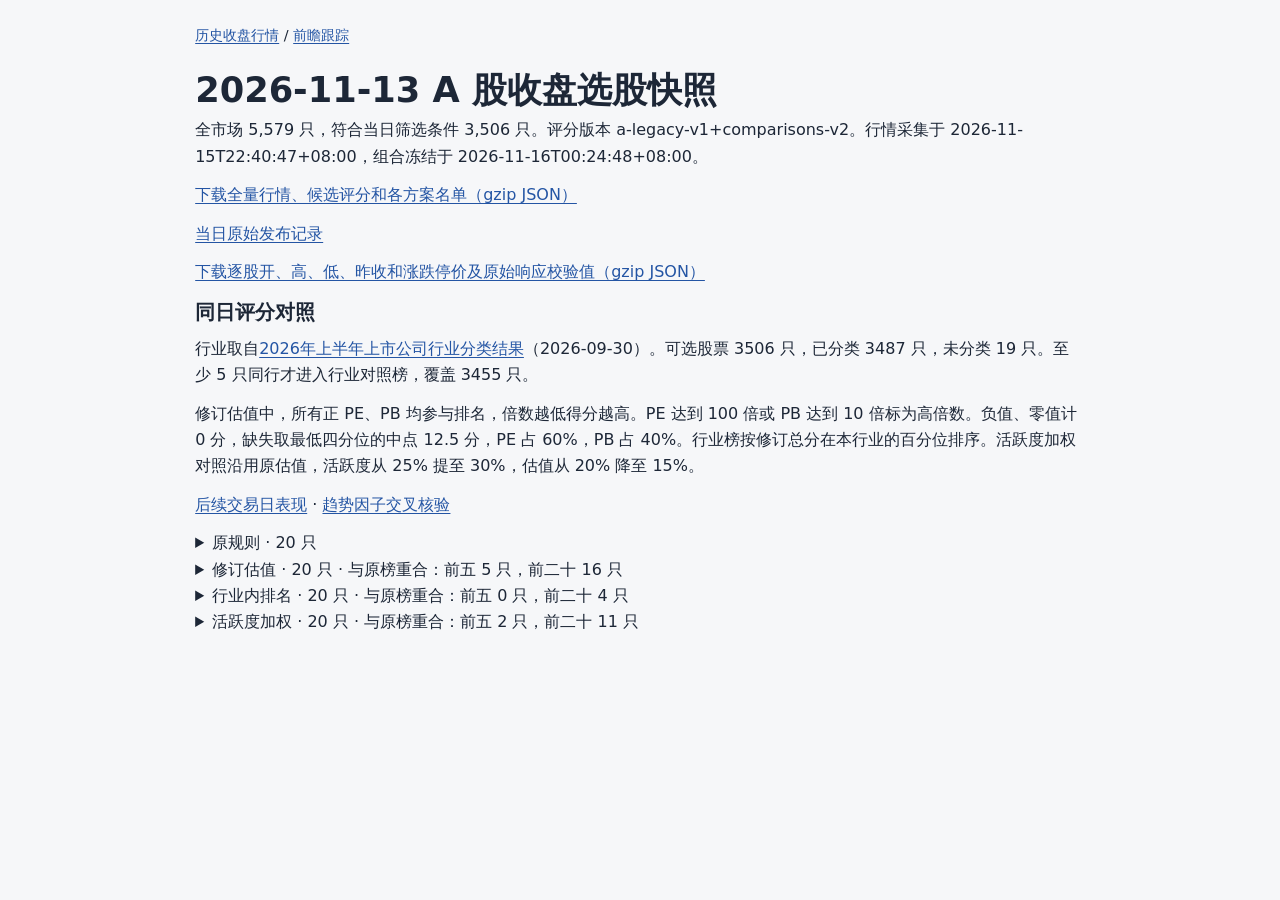
<file: docs/history/2026-11-13/ranking.html>
<!doctype html><html lang="zh-CN"><head><meta charset="utf-8"><meta name="viewport" content="width=device-width, initial-scale=1"><title>2026-11-13 A 股收盘选股快照</title><link rel="stylesheet" href="../archive.css"></head><body><nav><a href="../">历史收盘行情</a> / <a href="../performance.html">前瞻跟踪</a></nav><main><h1>2026-11-13 A 股收盘选股快照</h1><p>全市场 5,579 只，符合当日筛选条件 3,506 只。评分版本 a-legacy-v1+comparisons-v2。行情采集于 2026-11-15T22:40:47+08:00，组合冻结于 2026-11-16T00:24:48+08:00。</p><p><a download href="./a-snapshot.json.gz">下载全量行情、候选评分和各方案名单（gzip JSON）</a></p><p><a href="./">当日原始发布记录</a></p><p><a download href="./a-execution-quotes.json.gz">下载逐股开、高、低、昨收和涨跌停价及原始响应校验值（gzip JSON）</a></p><h2>同日评分对照</h2>
<p class="sub">行业取自<a href="https://sp.capco.org.cn:82/file/202609/gwfile/2026shangbangupiaodaima.pdf">2026年上半年上市公司行业分类结果</a>（2026-09-30）。可选股票 3506 只，已分类 3487 只，未分类 19 只。至少 5 只同行才进入行业对照榜，覆盖 3455 只。</p>
<p class="sub">修订估值中，所有正 PE、PB 均参与排名，倍数越低得分越高。PE 达到 100 倍或 PB 达到 10 倍标为高倍数。负值、零值计 0 分，缺失取最低四分位的中点 12.5 分，PE 占 60%，PB 占 40%。行业榜按修订总分在本行业的百分位排序。活跃度加权对照沿用原估值，活跃度从 25% 提至 30%，估值从 20% 降至 15%。</p>
<p class="sub"><a href="../performance.html">后续交易日表现</a> · <a href="../2026-11-13/trend-audit.html">趋势因子交叉核验</a></p>
<details><summary>原规则 · 20 只</summary><p class="sub">行业分布：专用设备制造业 1、广播、电视、电影和录音制作业 1、开采专业及辅助性活动 1、未分类 1、电力、热力生产和供应业 1、电气机械和器材制造业 1、货币金融服务 13、软件和信息技术服务业 1。</p><div class="scroll comparison-scroll"><table class="comparison"><tr><th>名次 / 股票</th><th>全市场名次<br>原 → 修订</th><th>行业 / 同行名次</th><th>动态 PE / PB</th><th>估值分<br>原 → 修订</th><th>榜单得分</th></tr>
<tr><td>1. 北京银行<br>601169</td><td>1 → 1</td><td>货币金融服务<br>1/45</td><td>PE 4.37 · 正倍数<br>PB 0.45 · 正倍数</td><td>99.4 → 99.5</td><td>86.8</td></tr>
<tr><td>2. 青岛银行<br>002948</td><td>2 → 2</td><td>货币金融服务<br>2/45</td><td>PE 6.17 · 正倍数<br>PB 0.86 · 正倍数</td><td>96.0 → 96.4</td><td>85.7</td></tr>
<tr><td>3. 平安银行<br>000001</td><td>3 → 3</td><td>货币金融服务<br>3/45</td><td>PE 4.48 · 正倍数<br>PB 0.49 · 正倍数</td><td>99.1 → 99.2</td><td>84.0</td></tr>
<tr><td>4. 江苏银行<br>600919</td><td>4 → 4</td><td>货币金融服务<br>4/45</td><td>PE 5.5 · 正倍数<br>PB 0.86 · 正倍数</td><td>96.4 → 96.8</td><td>83.9</td></tr>
<tr><td>5. 齐鲁银行<br>601665</td><td>5 → 5</td><td>货币金融服务<br>5/45</td><td>PE 7.09 · 正倍数<br>PB 0.79 · 正倍数</td><td>95.8 → 96.4</td><td>83.3</td></tr>
<tr><td>6. 中国电影<br>600977</td><td>6 → 57</td><td>广播、电视、电影和录音制作业<br>1/18</td><td>PE -632.08 · 亏损<br>PB 2.89 · 正倍数</td><td>47.1 → 18.5</td><td>81.8</td></tr>
<tr><td>7. 锋龙股份<br>002931</td><td>7 → 115</td><td>专用设备制造业<br>2/219</td><td>PE 513.97 · 高倍数（参与排名）<br>PB 12.37 · 高倍数（参与排名）</td><td>50.0 → 4.5</td><td>81.8</td></tr>
<tr><td>8. 交通银行<br>601328</td><td>8 → 6</td><td>货币金融服务<br>6/45</td><td>PE 7.66 · 正倍数<br>PB 0.64 · 正倍数</td><td>96.2 → 96.8</td><td>81.8</td></tr>
<tr><td>9. 杭州银行<br>600926</td><td>9 → 8</td><td>货币金融服务<br>7/45</td><td>PE 5.46 · 正倍数<br>PB 0.88 · 正倍数</td><td>96.3 → 96.6</td><td>81.6</td></tr>
<tr><td>10. 宝新能源<br>000690</td><td>10 → 7</td><td>电力、热力生产和供应业<br>1/80</td><td>PE 12.27 · 正倍数<br>PB 0.95 · 正倍数</td><td>87.2 → 89.3</td><td>81.4</td></tr>
<tr><td>11. 建设银行<br>601939</td><td>11 → 12</td><td>货币金融服务<br>8/45</td><td>PE 8.66 · 正倍数<br>PB 0.86 · 正倍数</td><td>93.9 → 94.8</td><td>81.1</td></tr>
<tr><td>12. 苏农银行<br>603323</td><td>12 → 13</td><td>货币金融服务<br>9/45</td><td>PE 4.42 · 正倍数<br>PB 0.51 · 正倍数</td><td>99.1 → 99.2</td><td>81.1</td></tr>
<tr><td>13. 格力电器<br>000651</td><td>13 → 10</td><td>电气机械和器材制造业<br>1/227</td><td>PE 9.72 · 正倍数<br>PB 1.49 · 正倍数</td><td>86.1 → 87.6</td><td>81.1</td></tr>
<tr><td>14. 燧原科技-U<br>688801</td><td>14 → 153</td><td>未分类<br>—</td><td>PE -244.3 · 亏损<br>PB 29.17 · 高倍数（参与排名）</td><td>50.0 → 0.5</td><td>81.0</td></tr>
<tr><td>15. 海油工程<br>600583</td><td>15 → 11</td><td>开采专业及辅助性活动<br>1/9</td><td>PE 12.75 · 正倍数<br>PB 0.97 · 正倍数</td><td>86.1 → 88.4</td><td>80.9</td></tr>
<tr><td>16. 宁波银行<br>002142</td><td>16 → 14</td><td>货币金融服务<br>10/45</td><td>PE 6.73 · 正倍数<br>PB 0.92 · 正倍数</td><td>94.8 → 95.4</td><td>80.8</td></tr>
<tr><td>17. XD常熟银<br>601128</td><td>17 → 15</td><td>货币金融服务<br>11/45</td><td>PE 4.82 · 正倍数<br>PB 0.7 · 正倍数</td><td>98.1 → 98.3</td><td>80.8</td></tr>
<tr><td>18. 中信银行<br>601998</td><td>18 → 16</td><td>货币金融服务<br>12/45</td><td>PE 7.03 · 正倍数<br>PB 0.68 · 正倍数</td><td>96.4 → 97.0</td><td>80.6</td></tr>
<tr><td>19. 华是科技<br>301218</td><td>19 → 158</td><td>软件和信息技术服务业<br>2/236</td><td>PE -95.5 · 亏损<br>PB 12.83 · 高倍数（参与排名）</td><td>50.0 → 1.6</td><td>80.6</td></tr>
<tr><td>20. 成都银行<br>601838</td><td>20 → 17</td><td>货币金融服务<br>13/45</td><td>PE 6.62 · 正倍数<br>PB 0.94 · 正倍数</td><td>94.7 → 95.3</td><td>80.4</td></tr>
</table></div></details>
<details><summary>修订估值 · 20 只 · 与原榜重合：前五 5 只，前二十 16 只</summary><p class="sub">行业分布：开采专业及辅助性活动 1、汽车制造业 1、电信、广播电视和卫星传输服务 1、电力、热力生产和供应业 1、电气机械和器材制造业 2、货币金融服务 14。</p><div class="scroll comparison-scroll"><table class="comparison"><tr><th>名次 / 股票</th><th>全市场名次<br>原 → 修订</th><th>行业 / 同行名次</th><th>动态 PE / PB</th><th>估值分<br>原 → 修订</th><th>榜单得分</th></tr>
<tr><td>1. 北京银行<br>601169</td><td>1 → 1</td><td>货币金融服务<br>1/45</td><td>PE 4.37 · 正倍数<br>PB 0.45 · 正倍数</td><td>99.4 → 99.5</td><td>86.8</td></tr>
<tr><td>2. 青岛银行<br>002948</td><td>2 → 2</td><td>货币金融服务<br>2/45</td><td>PE 6.17 · 正倍数<br>PB 0.86 · 正倍数</td><td>96.0 → 96.4</td><td>85.8</td></tr>
<tr><td>3. 平安银行<br>000001</td><td>3 → 3</td><td>货币金融服务<br>3/45</td><td>PE 4.48 · 正倍数<br>PB 0.49 · 正倍数</td><td>99.1 → 99.2</td><td>84.0</td></tr>
<tr><td>4. 江苏银行<br>600919</td><td>4 → 4</td><td>货币金融服务<br>4/45</td><td>PE 5.5 · 正倍数<br>PB 0.86 · 正倍数</td><td>96.4 → 96.8</td><td>84.0</td></tr>
<tr><td>5. 齐鲁银行<br>601665</td><td>5 → 5</td><td>货币金融服务<br>5/45</td><td>PE 7.09 · 正倍数<br>PB 0.79 · 正倍数</td><td>95.8 → 96.4</td><td>83.4</td></tr>
<tr><td>6. 交通银行<br>601328</td><td>8 → 6</td><td>货币金融服务<br>6/45</td><td>PE 7.66 · 正倍数<br>PB 0.64 · 正倍数</td><td>96.2 → 96.8</td><td>81.9</td></tr>
<tr><td>7. 宝新能源<br>000690</td><td>10 → 7</td><td>电力、热力生产和供应业<br>1/80</td><td>PE 12.27 · 正倍数<br>PB 0.95 · 正倍数</td><td>87.2 → 89.3</td><td>81.8</td></tr>
<tr><td>8. 杭州银行<br>600926</td><td>9 → 8</td><td>货币金融服务<br>7/45</td><td>PE 5.46 · 正倍数<br>PB 0.88 · 正倍数</td><td>96.3 → 96.6</td><td>81.7</td></tr>
<tr><td>9. 模塑科技<br>000700</td><td>21 → 9</td><td>汽车制造业<br>1/138</td><td>PE 24.6 · 正倍数<br>PB 3.73 · 正倍数</td><td>43.1 → 50.6</td><td>81.7</td></tr>
<tr><td>10. 格力电器<br>000651</td><td>13 → 10</td><td>电气机械和器材制造业<br>1/227</td><td>PE 9.72 · 正倍数<br>PB 1.49 · 正倍数</td><td>86.1 → 87.6</td><td>81.4</td></tr>
<tr><td>11. 海油工程<br>600583</td><td>15 → 11</td><td>开采专业及辅助性活动<br>1/9</td><td>PE 12.75 · 正倍数<br>PB 0.97 · 正倍数</td><td>86.1 → 88.4</td><td>81.4</td></tr>
<tr><td>12. 建设银行<br>601939</td><td>11 → 12</td><td>货币金融服务<br>8/45</td><td>PE 8.66 · 正倍数<br>PB 0.86 · 正倍数</td><td>93.9 → 94.8</td><td>81.3</td></tr>
<tr><td>13. 苏农银行<br>603323</td><td>12 → 13</td><td>货币金融服务<br>9/45</td><td>PE 4.42 · 正倍数<br>PB 0.51 · 正倍数</td><td>99.1 → 99.2</td><td>81.1</td></tr>
<tr><td>14. 宁波银行<br>002142</td><td>16 → 14</td><td>货币金融服务<br>10/45</td><td>PE 6.73 · 正倍数<br>PB 0.92 · 正倍数</td><td>94.8 → 95.4</td><td>80.9</td></tr>
<tr><td>15. XD常熟银<br>601128</td><td>17 → 15</td><td>货币金融服务<br>11/45</td><td>PE 4.82 · 正倍数<br>PB 0.7 · 正倍数</td><td>98.1 → 98.3</td><td>80.9</td></tr>
<tr><td>16. 中信银行<br>601998</td><td>18 → 16</td><td>货币金融服务<br>12/45</td><td>PE 7.03 · 正倍数<br>PB 0.68 · 正倍数</td><td>96.4 → 97.0</td><td>80.8</td></tr>
<tr><td>17. 成都银行<br>601838</td><td>20 → 17</td><td>货币金融服务<br>13/45</td><td>PE 6.62 · 正倍数<br>PB 0.94 · 正倍数</td><td>94.7 → 95.3</td><td>80.5</td></tr>
<tr><td>18. 中国银行<br>601988</td><td>22 → 18</td><td>货币金融服务<br>14/45</td><td>PE 9.25 · 正倍数<br>PB 0.83 · 正倍数</td><td>93.6 → 94.6</td><td>80.2</td></tr>
<tr><td>19. 中国移动<br>600941</td><td>24 → 19</td><td>电信、广播电视和卫星传输服务<br>1/19</td><td>PE 15.55 · 正倍数<br>PB 1.58 · 正倍数</td><td>75.0 → 78.6</td><td>80.2</td></tr>
<tr><td>20. 日出东方<br>603366</td><td>52 → 20</td><td>电气机械和器材制造业<br>2/227</td><td>PE 99.8 · 正倍数<br>PB 2.59 · 正倍数</td><td>19.5 → 32.9</td><td>79.9</td></tr>
</table></div></details>
<details><summary>行业内排名 · 20 只 · 与原榜重合：前五 0 只，前二十 4 只</summary><p class="sub">行业分布：专用设备制造业 2、化学原料和化学制品制造业 1、医药制造业 2、有色金属冶炼和压延加工业 1、橡胶和塑料制品业 1、汽车制造业 1、电力、热力生产和供应业 1、电气机械和器材制造业 2、计算机、通信和其他电子设备制造业 4、软件和信息技术服务业 2、通用设备制造业 1、零售业 1、非金属矿物制品业 1。</p><div class="scroll comparison-scroll"><table class="comparison"><tr><th>名次 / 股票</th><th>全市场名次<br>原 → 修订</th><th>行业 / 同行名次</th><th>动态 PE / PB</th><th>估值分<br>原 → 修订</th><th>榜单得分</th></tr>
<tr><td>1. TCL科技<br>000100</td><td>132 → 106</td><td>计算机、通信和其他电子设备制造业<br>1/543</td><td>PE 14.66 · 正倍数<br>PB 1.47 · 正倍数</td><td>77.8 → 81.0</td><td>99.9</td></tr>
<tr><td>2. 乐鑫科技<br>688018</td><td>235 → 150</td><td>软件和信息技术服务业<br>1/236</td><td>PE 51.19 · 正倍数<br>PB 8.15 · 正倍数</td><td>13.5 → 25.5</td><td>99.8</td></tr>
<tr><td>3. 格力电器<br>000651</td><td>13 → 10</td><td>电气机械和器材制造业<br>1/227</td><td>PE 9.72 · 正倍数<br>PB 1.49 · 正倍数</td><td>86.1 → 87.6</td><td>99.8</td></tr>
<tr><td>4. 金辰股份<br>603396</td><td>152 → 88</td><td>专用设备制造业<br>1/219</td><td>PE 80.12 · 正倍数<br>PB 1.87 · 正倍数</td><td>29.9 → 42.2</td><td>99.8</td></tr>
<tr><td>5. 羚锐制药<br>600285</td><td>112 → 84</td><td>医药制造业<br>1/201</td><td>PE 13.47 · 正倍数<br>PB 3.73 · 正倍数</td><td>59.8 → 63.9</td><td>99.8</td></tr>
<tr><td>6. 新洋丰<br>000902</td><td>95 → 78</td><td>化学原料和化学制品制造业<br>1/191</td><td>PE 10.07 · 正倍数<br>PB 1.44 · 正倍数</td><td>86.1 → 87.7</td><td>99.7</td></tr>
<tr><td>7. 海信视像<br>600060</td><td>151 → 123</td><td>计算机、通信和其他电子设备制造业<br>2/543</td><td>PE 13.63 · 正倍数<br>PB 1.51 · 正倍数</td><td>78.9 → 81.9</td><td>99.7</td></tr>
<tr><td>8. 宁波东力<br>002164</td><td>63 → 116</td><td>通用设备制造业<br>1/144</td><td>PE 116.1 · 高倍数（参与排名）<br>PB 8.04 · 正倍数</td><td>31.3 → 14.0</td><td>99.7</td></tr>
<tr><td>9. 模塑科技<br>000700</td><td>21 → 9</td><td>汽车制造业<br>1/138</td><td>PE 24.6 · 正倍数<br>PB 3.73 · 正倍数</td><td>43.1 → 50.6</td><td>99.6</td></tr>
<tr><td>10. 均胜电子<br>600699</td><td>236 → 180</td><td>计算机、通信和其他电子设备制造业<br>3/543</td><td>PE 26.21 · 正倍数<br>PB 1.98 · 正倍数</td><td>55.3 → 62.3</td><td>99.5</td></tr>
<tr><td>11. 宝新能源<br>000690</td><td>10 → 7</td><td>电力、热力生产和供应业<br>1/80</td><td>PE 12.27 · 正倍数<br>PB 0.95 · 正倍数</td><td>87.2 → 89.3</td><td>99.4</td></tr>
<tr><td>12. 华是科技<br>301218</td><td>19 → 158</td><td>软件和信息技术服务业<br>2/236</td><td>PE -95.5 · 亏损<br>PB 12.83 · 高倍数（参与排名）</td><td>50.0 → 1.6</td><td>99.4</td></tr>
<tr><td>13. 奥士康<br>002913</td><td>264 → 184</td><td>计算机、通信和其他电子设备制造业<br>4/543</td><td>PE 32.03 · 正倍数<br>PB 4.17 · 正倍数</td><td>33.8 → 42.9</td><td>99.4</td></tr>
<tr><td>14. 松发股份<br>603268</td><td>84 → 53</td><td>非金属矿物制品业<br>1/76</td><td>PE 19.64 · 正倍数<br>PB 7.58 · 正倍数</td><td>40.1 → 46.9</td><td>99.3</td></tr>
<tr><td>15. 日出东方<br>603366</td><td>52 → 20</td><td>电气机械和器材制造业<br>2/227</td><td>PE 99.8 · 正倍数<br>PB 2.59 · 正倍数</td><td>19.5 → 32.9</td><td>99.3</td></tr>
<tr><td>16. 立中集团<br>300428</td><td>366 → 313</td><td>有色金属冶炼和压延加工业<br>1/74</td><td>PE 10.96 · 正倍数<br>PB 1.44 · 正倍数</td><td>84.4 → 86.3</td><td>99.3</td></tr>
<tr><td>17. 锋龙股份<br>002931</td><td>7 → 115</td><td>专用设备制造业<br>2/219</td><td>PE 513.97 · 高倍数（参与排名）<br>PB 12.37 · 高倍数（参与排名）</td><td>50.0 → 4.5</td><td>99.3</td></tr>
<tr><td>18. 紫江企业<br>600210</td><td>164 → 141</td><td>橡胶和塑料制品业<br>1/71</td><td>PE 10.06 · 正倍数<br>PB 1.46 · 正倍数</td><td>85.9 → 87.5</td><td>99.3</td></tr>
<tr><td>19. 云南白药<br>000538</td><td>127 → 95</td><td>医药制造业<br>2/201</td><td>PE 15.32 · 正倍数<br>PB 2.45 · 正倍数</td><td>66.3 → 70.4</td><td>99.3</td></tr>
<tr><td>20. 飞亚达<br>000026</td><td>74 → 40</td><td>零售业<br>1/66</td><td>PE 50.07 · 正倍数<br>PB 2.92 · 正倍数</td><td>29.9 → 40.8</td><td>99.2</td></tr>
</table></div></details>
<details><summary>活跃度加权 · 20 只 · 与原榜重合：前五 2 只，前二十 11 只</summary><p class="sub">行业分布：专用设备制造业 1、互联网和相关服务 1、农副食品加工业 1、广播、电视、电影和录音制作业 2、未分类 2、汽车制造业 1、燃气生产和供应业 1、电力、热力生产和供应业 1、电气机械和器材制造业 3、货币金融服务 5、软件和信息技术服务业 1、非金属矿物制品业 1。</p><div class="scroll comparison-scroll"><table class="comparison"><tr><th>名次 / 股票</th><th>全市场名次<br>原 → 修订</th><th>行业 / 同行名次</th><th>动态 PE / PB</th><th>估值分<br>原 → 修订</th><th>榜单得分</th></tr>
<tr><td>1. 北京银行<br>601169</td><td>1 → 1</td><td>货币金融服务<br>1/45</td><td>PE 4.37 · 正倍数<br>PB 0.45 · 正倍数</td><td>99.4 → 99.5</td><td>85.0</td></tr>
<tr><td>2. 青岛银行<br>002948</td><td>2 → 2</td><td>货币金融服务<br>2/45</td><td>PE 6.17 · 正倍数<br>PB 0.86 · 正倍数</td><td>96.0 → 96.4</td><td>84.3</td></tr>
<tr><td>3. 锋龙股份<br>002931</td><td>7 → 115</td><td>专用设备制造业<br>2/219</td><td>PE 513.97 · 高倍数（参与排名）<br>PB 12.37 · 高倍数（参与排名）</td><td>50.0 → 4.5</td><td>84.3</td></tr>
<tr><td>4. 中国电影<br>600977</td><td>6 → 57</td><td>广播、电视、电影和录音制作业<br>1/18</td><td>PE -632.08 · 亏损<br>PB 2.89 · 正倍数</td><td>47.1 → 18.5</td><td>84.0</td></tr>
<tr><td>5. 燧原科技-U<br>688801</td><td>14 → 153</td><td>未分类<br>—</td><td>PE -244.3 · 亏损<br>PB 29.17 · 高倍数（参与排名）</td><td>50.0 → 0.5</td><td>83.0</td></tr>
<tr><td>6. 华是科技<br>301218</td><td>19 → 158</td><td>软件和信息技术服务业<br>2/236</td><td>PE -95.5 · 亏损<br>PB 12.83 · 高倍数（参与排名）</td><td>50.0 → 1.6</td><td>82.8</td></tr>
<tr><td>7. 模塑科技<br>000700</td><td>21 → 9</td><td>汽车制造业<br>1/138</td><td>PE 24.6 · 正倍数<br>PB 3.73 · 正倍数</td><td>43.1 → 50.6</td><td>82.6</td></tr>
<tr><td>8. 平安银行<br>000001</td><td>3 → 3</td><td>货币金融服务<br>3/45</td><td>PE 4.48 · 正倍数<br>PB 0.49 · 正倍数</td><td>99.1 → 99.2</td><td>82.0</td></tr>
<tr><td>9. 江苏银行<br>600919</td><td>4 → 4</td><td>货币金融服务<br>4/45</td><td>PE 5.5 · 正倍数<br>PB 0.86 · 正倍数</td><td>96.4 → 96.8</td><td>81.8</td></tr>
<tr><td>10. 齐鲁银行<br>601665</td><td>5 → 5</td><td>货币金融服务<br>5/45</td><td>PE 7.09 · 正倍数<br>PB 0.79 · 正倍数</td><td>95.8 → 96.4</td><td>81.5</td></tr>
<tr><td>11. 亚玛顿<br>002623</td><td>29 → 101</td><td>非金属矿物制品业<br>2/76</td><td>PE -26.28 · 亏损<br>PB 2 · 正倍数</td><td>55.1 → 26.0</td><td>81.4</td></tr>
<tr><td>12. 日出东方<br>603366</td><td>52 → 20</td><td>电气机械和器材制造业<br>2/227</td><td>PE 99.8 · 正倍数<br>PB 2.59 · 正倍数</td><td>19.5 → 32.9</td><td>81.2</td></tr>
<tr><td>13. 频准激光<br>688826</td><td>34 → 171</td><td>未分类<br>—</td><td>PE 168.64 · 高倍数（参与排名）<br>PB 10.84 · 高倍数（参与排名）</td><td>50.0 → 9.1</td><td>80.9</td></tr>
<tr><td>14. 上海电影<br>601595</td><td>32 → 195</td><td>广播、电视、电影和录音制作业<br>3/18</td><td>PE 748.05 · 高倍数（参与排名）<br>PB 11.03 · 高倍数（参与排名）</td><td>50.0 → 4.0</td><td>80.7</td></tr>
<tr><td>15. 天康生物<br>002100</td><td>30 → 103</td><td>农副食品加工业<br>2/35</td><td>PE -14.76 · 亏损<br>PB 1.84 · 正倍数</td><td>57.1 → 27.8</td><td>80.6</td></tr>
<tr><td>16. 宝新能源<br>000690</td><td>10 → 7</td><td>电力、热力生产和供应业<br>1/80</td><td>PE 12.27 · 正倍数<br>PB 0.95 · 正倍数</td><td>87.2 → 89.3</td><td>80.4</td></tr>
<tr><td>17. 九阳股份<br>002242</td><td>40 → 98</td><td>电气机械和器材制造业<br>5/227</td><td>PE 212.64 · 高倍数（参与排名）<br>PB 6.33 · 正倍数</td><td>33.3 → 11.3</td><td>80.4</td></tr>
<tr><td>18. 返利科技<br>600228</td><td>44 → 237</td><td>互联网和相关服务<br>3/57</td><td>PE -94.93 · 亏损<br>PB 12.69 · 高倍数（参与排名）</td><td>50.0 → 1.6</td><td>80.2</td></tr>
<tr><td>19. 洪通燃气<br>605169</td><td>31 → 23</td><td>燃气生产和供应业<br>1/21</td><td>PE 15.38 · 正倍数<br>PB 1.88 · 正倍数</td><td>71.9 → 75.7</td><td>80.1</td></tr>
<tr><td>20. 格力电器<br>000651</td><td>13 → 10</td><td>电气机械和器材制造业<br>1/227</td><td>PE 9.72 · 正倍数<br>PB 1.49 · 正倍数</td><td>86.1 → 87.6</td><td>80.0</td></tr>
</table></div></details></main></body></html>
</file>
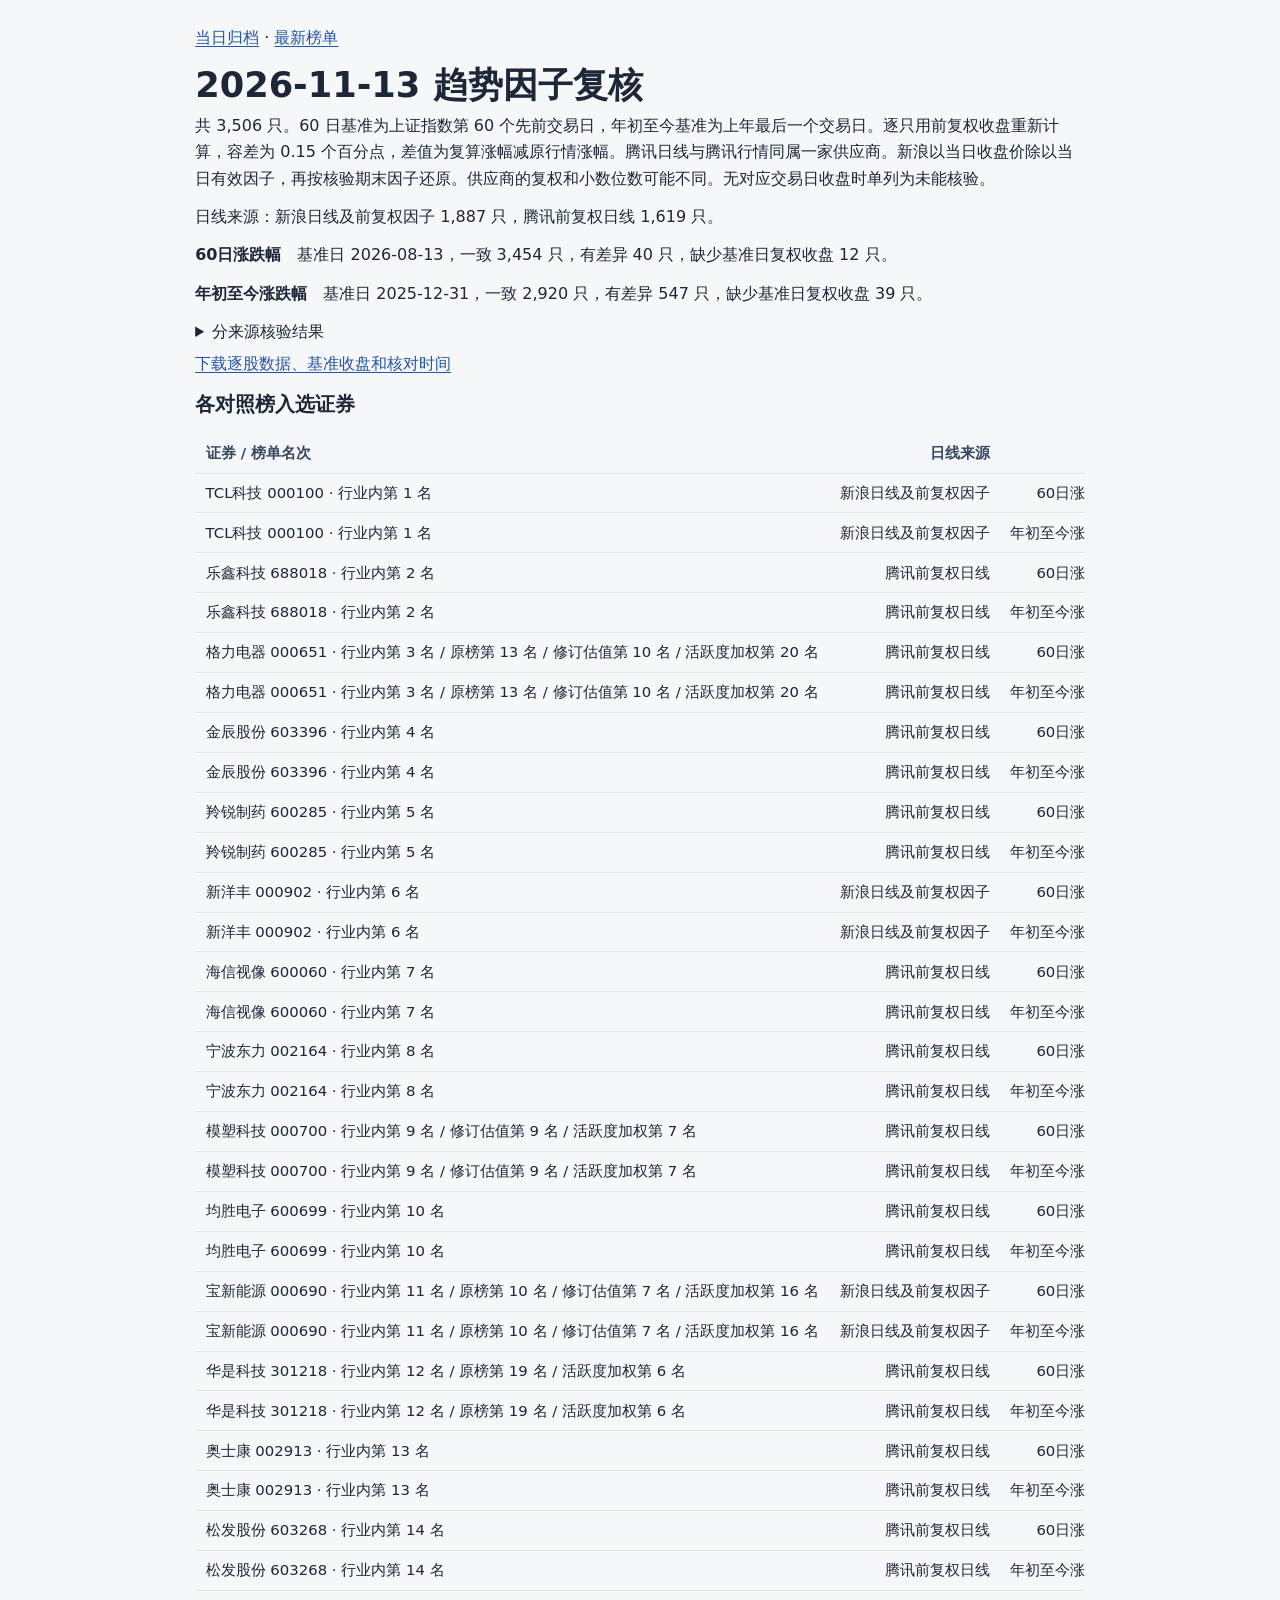
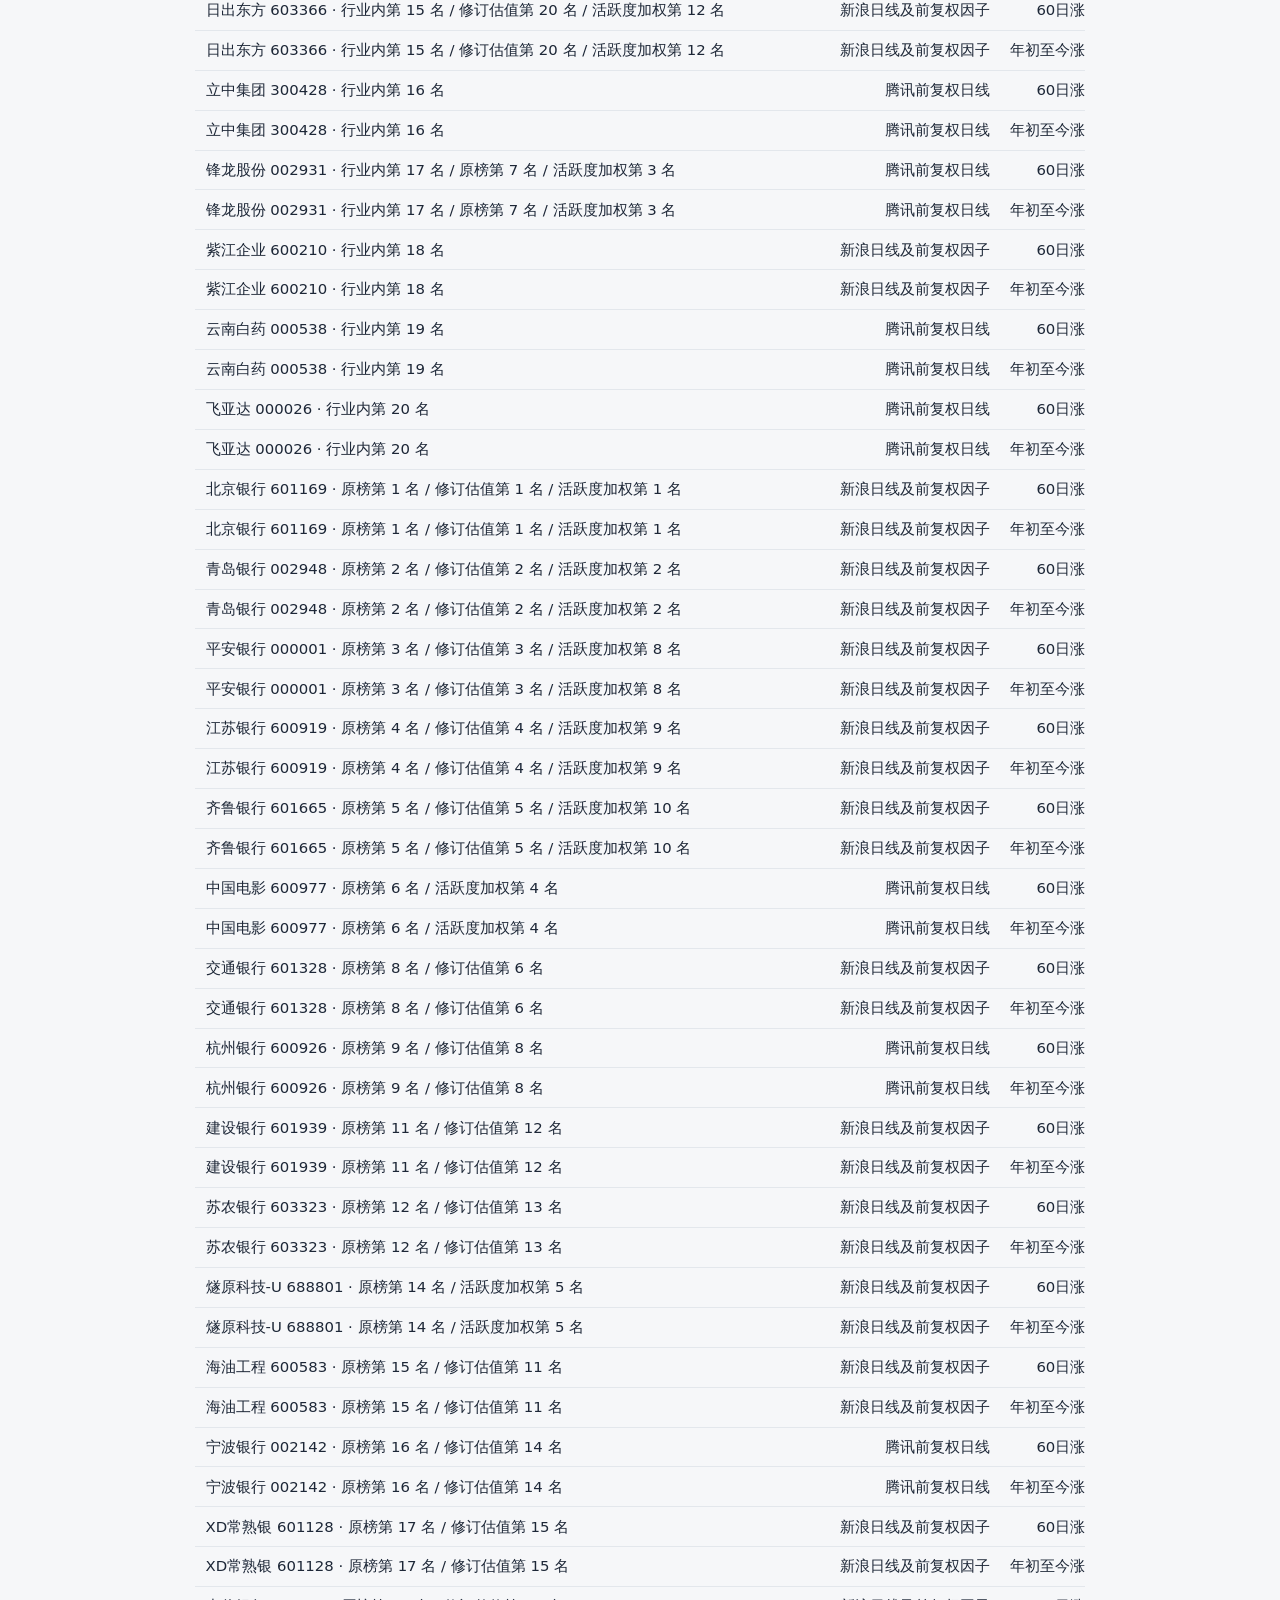
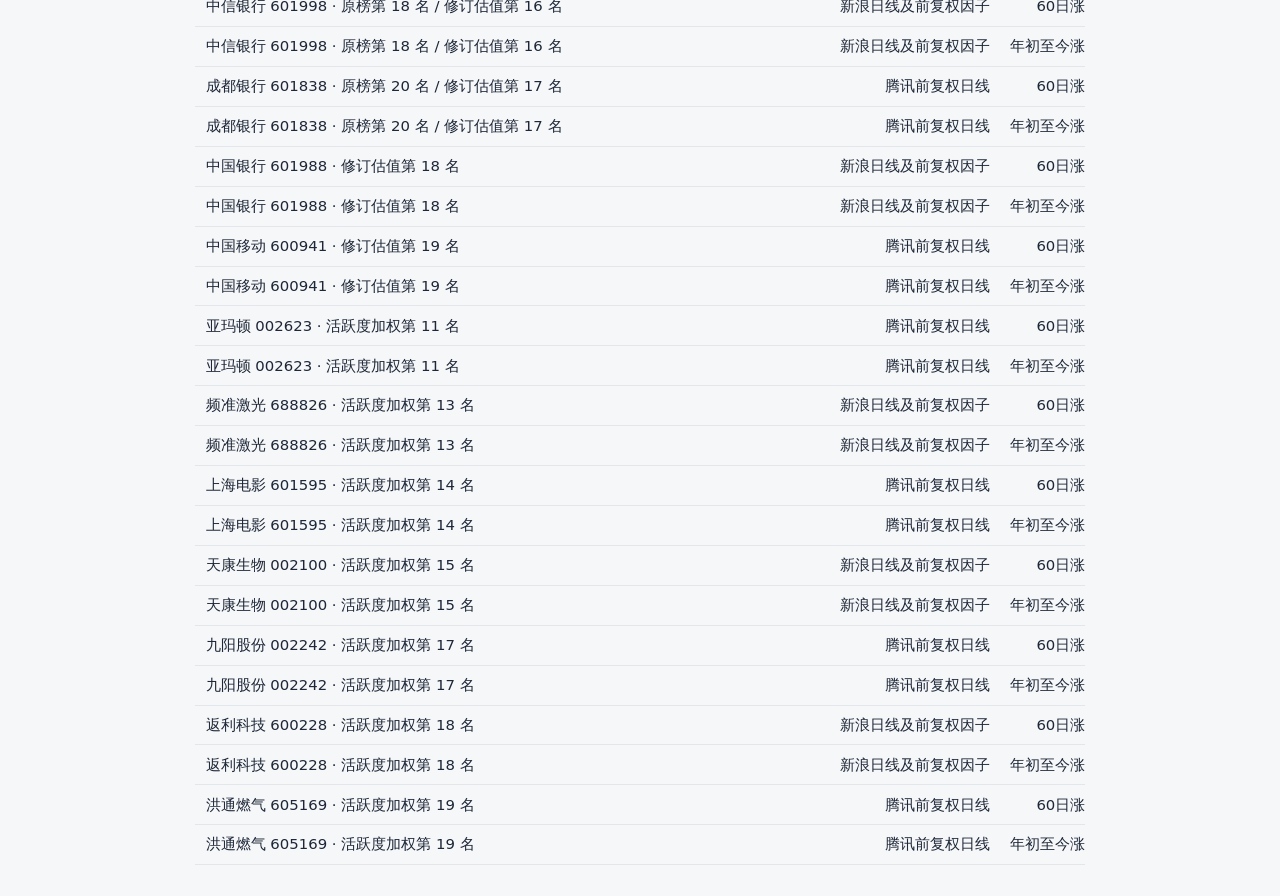
<file: docs/history/2026-11-13/trend-audit.html>
<!DOCTYPE html><html lang="zh-CN"><meta charset="utf-8"><meta name="viewport" content="width=device-width,initial-scale=1"><link rel="stylesheet" href="../archive.css"><title>趋势因子复核 · 2026-11-13</title><main>
<p><a href="./">当日归档</a> · <a href="../../">最新榜单</a></p>
<h1>2026-11-13 趋势因子复核</h1>
<p>共 3,506 只。60 日基准为上证指数第 60 个先前交易日，年初至今基准为上年最后一个交易日。逐只用前复权收盘重新计算，容差为 0.15 个百分点，差值为复算涨幅减原行情涨幅。腾讯日线与腾讯行情同属一家供应商。新浪以当日收盘价除以当日有效因子，再按核验期末因子还原。供应商的复权和小数位数可能不同。无对应交易日收盘时单列为未能核验。</p>
<p>日线来源：新浪日线及前复权因子 1,887 只，腾讯前复权日线 1,619 只。</p>
<p><b>60日涨跌幅</b>　基准日 2026-08-13，一致 3,454 只，有差异 40 只，缺少基准日复权收盘 12 只。</p>
<p><b>年初至今涨跌幅</b>　基准日 2025-12-31，一致 2,920 只，有差异 547 只，缺少基准日复权收盘 39 只。</p>
<details><summary>分来源核验结果</summary><ul>
<li>新浪日线及前复权因子 · 60日涨跌幅：一致 1,836 只，有差异 40 只，缺少基准日复权收盘 11 只</li>
<li>新浪日线及前复权因子 · 年初至今涨跌幅：一致 1,315 只，有差异 547 只，缺少基准日复权收盘 25 只</li>
<li>腾讯前复权日线 · 60日涨跌幅：一致 1,618 只，缺少基准日复权收盘 1 只</li>
<li>腾讯前复权日线 · 年初至今涨跌幅：一致 1,605 只，缺少基准日复权收盘 14 只</li>
</ul></details>
<p><a href="./trend-audit.json.gz" download>下载逐股数据、基准收盘和核对时间</a></p>
<h2>各对照榜入选证券</h2><div class="scroll"><table><thead><tr><th>证券 / 榜单名次</th><th>日线来源</th><th>因子</th><th>行情 %</th><th>日线复算 %</th><th>差值（百分点）</th><th>结果</th></tr></thead><tbody>
<tr><td>TCL科技 000100 · 行业内第 1 名</td><td>新浪日线及前复权因子</td><td>60日涨跌幅</td><td>-11.8</td><td>-11.7988</td><td>0.0012</td><td>一致</td></tr>
<tr><td>TCL科技 000100 · 行业内第 1 名</td><td>新浪日线及前复权因子</td><td>年初至今涨跌幅</td><td>2.47</td><td>2.4143</td><td>-0.0557</td><td>一致</td></tr>
<tr><td>乐鑫科技 688018 · 行业内第 2 名</td><td>腾讯前复权日线</td><td>60日涨跌幅</td><td>43.75</td><td>43.75</td><td>0.0</td><td>一致</td></tr>
<tr><td>乐鑫科技 688018 · 行业内第 2 名</td><td>腾讯前复权日线</td><td>年初至今涨跌幅</td><td>32.98</td><td>32.9787</td><td>-0.0013</td><td>一致</td></tr>
<tr><td>格力电器 000651 · 行业内第 3 名 / 原榜第 13 名 / 修订估值第 10 名 / 活跃度加权第 20 名</td><td>腾讯前复权日线</td><td>60日涨跌幅</td><td>4.5</td><td>4.4979</td><td>-0.0021</td><td>一致</td></tr>
<tr><td>格力电器 000651 · 行业内第 3 名 / 原榜第 13 名 / 修订估值第 10 名 / 活跃度加权第 20 名</td><td>腾讯前复权日线</td><td>年初至今涨跌幅</td><td>7.35</td><td>7.353</td><td>0.003</td><td>一致</td></tr>
<tr><td>金辰股份 603396 · 行业内第 4 名</td><td>腾讯前复权日线</td><td>60日涨跌幅</td><td>32.63</td><td>32.6324</td><td>0.0024</td><td>一致</td></tr>
<tr><td>金辰股份 603396 · 行业内第 4 名</td><td>腾讯前复权日线</td><td>年初至今涨跌幅</td><td>5.75</td><td>5.7485</td><td>-0.0015</td><td>一致</td></tr>
<tr><td>羚锐制药 600285 · 行业内第 5 名</td><td>腾讯前复权日线</td><td>60日涨跌幅</td><td>15.71</td><td>15.7092</td><td>-0.0008</td><td>一致</td></tr>
<tr><td>羚锐制药 600285 · 行业内第 5 名</td><td>腾讯前复权日线</td><td>年初至今涨跌幅</td><td>16.06</td><td>16.0632</td><td>0.0032</td><td>一致</td></tr>
<tr><td>新洋丰 000902 · 行业内第 6 名</td><td>新浪日线及前复权因子</td><td>60日涨跌幅</td><td>13.75</td><td>13.7023</td><td>-0.0477</td><td>一致</td></tr>
<tr><td>新洋丰 000902 · 行业内第 6 名</td><td>新浪日线及前复权因子</td><td>年初至今涨跌幅</td><td>-3.85</td><td>-3.5672</td><td>0.2828</td><td>有差异</td></tr>
<tr><td>海信视像 600060 · 行业内第 7 名</td><td>腾讯前复权日线</td><td>60日涨跌幅</td><td>-0.66</td><td>-0.6576</td><td>0.0024</td><td>一致</td></tr>
<tr><td>海信视像 600060 · 行业内第 7 名</td><td>腾讯前复权日线</td><td>年初至今涨跌幅</td><td>10.03</td><td>10.0257</td><td>-0.0043</td><td>一致</td></tr>
<tr><td>宁波东力 002164 · 行业内第 8 名</td><td>腾讯前复权日线</td><td>60日涨跌幅</td><td>88.32</td><td>88.3241</td><td>0.0041</td><td>一致</td></tr>
<tr><td>宁波东力 002164 · 行业内第 8 名</td><td>腾讯前复权日线</td><td>年初至今涨跌幅</td><td>48.09</td><td>48.0949</td><td>0.0049</td><td>一致</td></tr>
<tr><td>模塑科技 000700 · 行业内第 9 名 / 修订估值第 9 名 / 活跃度加权第 7 名</td><td>腾讯前复权日线</td><td>60日涨跌幅</td><td>41.52</td><td>41.5183</td><td>-0.0017</td><td>一致</td></tr>
<tr><td>模塑科技 000700 · 行业内第 9 名 / 修订估值第 9 名 / 活跃度加权第 7 名</td><td>腾讯前复权日线</td><td>年初至今涨跌幅</td><td>19.58</td><td>19.5824</td><td>0.0024</td><td>一致</td></tr>
<tr><td>均胜电子 600699 · 行业内第 10 名</td><td>腾讯前复权日线</td><td>60日涨跌幅</td><td>3.01</td><td>3.0072</td><td>-0.0028</td><td>一致</td></tr>
<tr><td>均胜电子 600699 · 行业内第 10 名</td><td>腾讯前复权日线</td><td>年初至今涨跌幅</td><td>-30.79</td><td>-30.7934</td><td>-0.0034</td><td>一致</td></tr>
<tr><td>宝新能源 000690 · 行业内第 11 名 / 原榜第 10 名 / 修订估值第 7 名 / 活跃度加权第 16 名</td><td>新浪日线及前复权因子</td><td>60日涨跌幅</td><td>18.3</td><td>18.2952</td><td>-0.0048</td><td>一致</td></tr>
<tr><td>宝新能源 000690 · 行业内第 11 名 / 原榜第 10 名 / 修订估值第 7 名 / 活跃度加权第 16 名</td><td>新浪日线及前复权因子</td><td>年初至今涨跌幅</td><td>42.61</td><td>41.0529</td><td>-1.5571</td><td>有差异</td></tr>
<tr><td>华是科技 301218 · 行业内第 12 名 / 原榜第 19 名 / 活跃度加权第 6 名</td><td>腾讯前复权日线</td><td>60日涨跌幅</td><td>111.12</td><td>111.1205</td><td>0.0005</td><td>一致</td></tr>
<tr><td>华是科技 301218 · 行业内第 12 名 / 原榜第 19 名 / 活跃度加权第 6 名</td><td>腾讯前复权日线</td><td>年初至今涨跌幅</td><td>322.42</td><td>322.4196</td><td>-0.0004</td><td>一致</td></tr>
<tr><td>奥士康 002913 · 行业内第 13 名</td><td>腾讯前复权日线</td><td>60日涨跌幅</td><td>9.88</td><td>9.8832</td><td>0.0032</td><td>一致</td></tr>
<tr><td>奥士康 002913 · 行业内第 13 名</td><td>腾讯前复权日线</td><td>年初至今涨跌幅</td><td>44.08</td><td>44.0756</td><td>-0.0044</td><td>一致</td></tr>
<tr><td>松发股份 603268 · 行业内第 14 名</td><td>腾讯前复权日线</td><td>60日涨跌幅</td><td>-0.99</td><td>-0.9927</td><td>-0.0027</td><td>一致</td></tr>
<tr><td>松发股份 603268 · 行业内第 14 名</td><td>腾讯前复权日线</td><td>年初至今涨跌幅</td><td>105.73</td><td>105.7328</td><td>0.0028</td><td>一致</td></tr>
<tr><td>日出东方 603366 · 行业内第 15 名 / 修订估值第 20 名 / 活跃度加权第 12 名</td><td>新浪日线及前复权因子</td><td>60日涨跌幅</td><td>100.58</td><td>100.5772</td><td>-0.0028</td><td>一致</td></tr>
<tr><td>日出东方 603366 · 行业内第 15 名 / 修订估值第 20 名 / 活跃度加权第 12 名</td><td>新浪日线及前复权因子</td><td>年初至今涨跌幅</td><td>45.32</td><td>45.622</td><td>0.302</td><td>有差异</td></tr>
<tr><td>立中集团 300428 · 行业内第 16 名</td><td>腾讯前复权日线</td><td>60日涨跌幅</td><td>5.71</td><td>5.7128</td><td>0.0028</td><td>一致</td></tr>
<tr><td>立中集团 300428 · 行业内第 16 名</td><td>腾讯前复权日线</td><td>年初至今涨跌幅</td><td>-13.76</td><td>-13.7631</td><td>-0.0031</td><td>一致</td></tr>
<tr><td>锋龙股份 002931 · 行业内第 17 名 / 原榜第 7 名 / 活跃度加权第 3 名</td><td>腾讯前复权日线</td><td>60日涨跌幅</td><td>13.04</td><td>13.035</td><td>-0.005</td><td>一致</td></tr>
<tr><td>锋龙股份 002931 · 行业内第 17 名 / 原榜第 7 名 / 活跃度加权第 3 名</td><td>腾讯前复权日线</td><td>年初至今涨跌幅</td><td>83.57</td><td>83.5703</td><td>0.0003</td><td>一致</td></tr>
<tr><td>紫江企业 600210 · 行业内第 18 名</td><td>新浪日线及前复权因子</td><td>60日涨跌幅</td><td>9.34</td><td>9.3443</td><td>0.0043</td><td>一致</td></tr>
<tr><td>紫江企业 600210 · 行业内第 18 名</td><td>新浪日线及前复权因子</td><td>年初至今涨跌幅</td><td>-4.71</td><td>-4.1288</td><td>0.5812</td><td>有差异</td></tr>
<tr><td>云南白药 000538 · 行业内第 19 名</td><td>腾讯前复权日线</td><td>60日涨跌幅</td><td>11.73</td><td>11.7316</td><td>0.0016</td><td>一致</td></tr>
<tr><td>云南白药 000538 · 行业内第 19 名</td><td>腾讯前复权日线</td><td>年初至今涨跌幅</td><td>2.0</td><td>1.9967</td><td>-0.0033</td><td>一致</td></tr>
<tr><td>飞亚达 000026 · 行业内第 20 名</td><td>腾讯前复权日线</td><td>60日涨跌幅</td><td>16.36</td><td>16.3593</td><td>-0.0007</td><td>一致</td></tr>
<tr><td>飞亚达 000026 · 行业内第 20 名</td><td>腾讯前复权日线</td><td>年初至今涨跌幅</td><td>51.35</td><td>51.353</td><td>0.003</td><td>一致</td></tr>
<tr><td>北京银行 601169 · 原榜第 1 名 / 修订估值第 1 名 / 活跃度加权第 1 名</td><td>新浪日线及前复权因子</td><td>60日涨跌幅</td><td>23.45</td><td>23.4469</td><td>-0.0031</td><td>一致</td></tr>
<tr><td>北京银行 601169 · 原榜第 1 名 / 修订估值第 1 名 / 活跃度加权第 1 名</td><td>新浪日线及前复权因子</td><td>年初至今涨跌幅</td><td>18.42</td><td>18.876</td><td>0.456</td><td>有差异</td></tr>
<tr><td>青岛银行 002948 · 原榜第 2 名 / 修订估值第 2 名 / 活跃度加权第 2 名</td><td>新浪日线及前复权因子</td><td>60日涨跌幅</td><td>13.76</td><td>13.7631</td><td>0.0031</td><td>一致</td></tr>
<tr><td>青岛银行 002948 · 原榜第 2 名 / 修订估值第 2 名 / 活跃度加权第 2 名</td><td>新浪日线及前复权因子</td><td>年初至今涨跌幅</td><td>51.86</td><td>50.5206</td><td>-1.3394</td><td>有差异</td></tr>
<tr><td>平安银行 000001 · 原榜第 3 名 / 修订估值第 3 名 / 活跃度加权第 8 名</td><td>新浪日线及前复权因子</td><td>60日涨跌幅</td><td>9.72</td><td>9.6424</td><td>-0.0776</td><td>一致</td></tr>
<tr><td>平安银行 000001 · 原榜第 3 名 / 修订估值第 3 名 / 活跃度加权第 8 名</td><td>新浪日线及前复权因子</td><td>年初至今涨跌幅</td><td>11.75</td><td>11.6623</td><td>-0.0877</td><td>一致</td></tr>
<tr><td>江苏银行 600919 · 原榜第 4 名 / 修订估值第 4 名 / 活跃度加权第 9 名</td><td>新浪日线及前复权因子</td><td>60日涨跌幅</td><td>13.17</td><td>13.1737</td><td>0.0037</td><td>一致</td></tr>
<tr><td>江苏银行 600919 · 原榜第 4 名 / 修订估值第 4 名 / 活跃度加权第 9 名</td><td>新浪日线及前复权因子</td><td>年初至今涨跌幅</td><td>34.51</td><td>34.0603</td><td>-0.4497</td><td>有差异</td></tr>
<tr><td>齐鲁银行 601665 · 原榜第 5 名 / 修订估值第 5 名 / 活跃度加权第 10 名</td><td>新浪日线及前复权因子</td><td>60日涨跌幅</td><td>9.6</td><td>9.6</td><td>-0.0</td><td>一致</td></tr>
<tr><td>齐鲁银行 601665 · 原榜第 5 名 / 修订估值第 5 名 / 活跃度加权第 10 名</td><td>新浪日线及前复权因子</td><td>年初至今涨跌幅</td><td>24.75</td><td>24.4218</td><td>-0.3282</td><td>有差异</td></tr>
<tr><td>中国电影 600977 · 原榜第 6 名 / 活跃度加权第 4 名</td><td>腾讯前复权日线</td><td>60日涨跌幅</td><td>33.52</td><td>33.5161</td><td>-0.0039</td><td>一致</td></tr>
<tr><td>中国电影 600977 · 原榜第 6 名 / 活跃度加权第 4 名</td><td>腾讯前复权日线</td><td>年初至今涨跌幅</td><td>8.68</td><td>8.6818</td><td>0.0018</td><td>一致</td></tr>
<tr><td>交通银行 601328 · 原榜第 8 名 / 修订估值第 6 名</td><td>新浪日线及前复权因子</td><td>60日涨跌幅</td><td>23.81</td><td>23.8095</td><td>-0.0005</td><td>一致</td></tr>
<tr><td>交通银行 601328 · 原榜第 8 名 / 修订估值第 6 名</td><td>新浪日线及前复权因子</td><td>年初至今涨跌幅</td><td>21.15</td><td>21.4054</td><td>0.2554</td><td>有差异</td></tr>
<tr><td>杭州银行 600926 · 原榜第 9 名 / 修订估值第 8 名</td><td>腾讯前复权日线</td><td>60日涨跌幅</td><td>11.45</td><td>11.4504</td><td>0.0004</td><td>一致</td></tr>
<tr><td>杭州银行 600926 · 原榜第 9 名 / 修订估值第 8 名</td><td>腾讯前复权日线</td><td>年初至今涨跌幅</td><td>20.5</td><td>20.4952</td><td>-0.0048</td><td>一致</td></tr>
<tr><td>建设银行 601939 · 原榜第 11 名 / 修订估值第 12 名</td><td>新浪日线及前复权因子</td><td>60日涨跌幅</td><td>17.57</td><td>17.5728</td><td>0.0028</td><td>一致</td></tr>
<tr><td>建设银行 601939 · 原榜第 11 名 / 修订估值第 12 名</td><td>新浪日线及前复权因子</td><td>年初至今涨跌幅</td><td>33.41</td><td>33.19</td><td>-0.22</td><td>有差异</td></tr>
<tr><td>苏农银行 603323 · 原榜第 12 名 / 修订估值第 13 名</td><td>新浪日线及前复权因子</td><td>60日涨跌幅</td><td>14.32</td><td>14.1429</td><td>-0.1771</td><td>有差异</td></tr>
<tr><td>苏农银行 603323 · 原榜第 12 名 / 修订估值第 13 名</td><td>新浪日线及前复权因子</td><td>年初至今涨跌幅</td><td>5.66</td><td>5.8263</td><td>0.1663</td><td>有差异</td></tr>
<tr><td>燧原科技-U 688801 · 原榜第 14 名 / 活跃度加权第 5 名</td><td>新浪日线及前复权因子</td><td>60日涨跌幅</td><td>301.39</td><td>—</td><td>—</td><td>缺少基准日复权收盘</td></tr>
<tr><td>燧原科技-U 688801 · 原榜第 14 名 / 活跃度加权第 5 名</td><td>新浪日线及前复权因子</td><td>年初至今涨跌幅</td><td>301.39</td><td>—</td><td>—</td><td>缺少基准日复权收盘</td></tr>
<tr><td>海油工程 600583 · 原榜第 15 名 / 修订估值第 11 名</td><td>新浪日线及前复权因子</td><td>60日涨跌幅</td><td>18.32</td><td>18.315</td><td>-0.005</td><td>一致</td></tr>
<tr><td>海油工程 600583 · 原榜第 15 名 / 修订估值第 11 名</td><td>新浪日线及前复权因子</td><td>年初至今涨跌幅</td><td>22.02</td><td>21.9442</td><td>-0.0758</td><td>一致</td></tr>
<tr><td>宁波银行 002142 · 原榜第 16 名 / 修订估值第 14 名</td><td>腾讯前复权日线</td><td>60日涨跌幅</td><td>7.09</td><td>7.0869</td><td>-0.0031</td><td>一致</td></tr>
<tr><td>宁波银行 002142 · 原榜第 16 名 / 修订估值第 14 名</td><td>腾讯前复权日线</td><td>年初至今涨跌幅</td><td>27.47</td><td>27.4729</td><td>0.0029</td><td>一致</td></tr>
<tr><td>XD常熟银 601128 · 原榜第 17 名 / 修订估值第 15 名</td><td>新浪日线及前复权因子</td><td>60日涨跌幅</td><td>6.5</td><td>6.3993</td><td>-0.1007</td><td>一致</td></tr>
<tr><td>XD常熟银 601128 · 原榜第 17 名 / 修订估值第 15 名</td><td>新浪日线及前复权因子</td><td>年初至今涨跌幅</td><td>3.72</td><td>3.6778</td><td>-0.0422</td><td>一致</td></tr>
<tr><td>中信银行 601998 · 原榜第 18 名 / 修订估值第 16 名</td><td>新浪日线及前复权因子</td><td>60日涨跌幅</td><td>21.07</td><td>21.0663</td><td>-0.0037</td><td>一致</td></tr>
<tr><td>中信银行 601998 · 原榜第 18 名 / 修订估值第 16 名</td><td>新浪日线及前复权因子</td><td>年初至今涨跌幅</td><td>24.02</td><td>24.0384</td><td>0.0184</td><td>一致</td></tr>
<tr><td>成都银行 601838 · 原榜第 20 名 / 修订估值第 17 名</td><td>腾讯前复权日线</td><td>60日涨跌幅</td><td>16.8</td><td>16.8015</td><td>0.0015</td><td>一致</td></tr>
<tr><td>成都银行 601838 · 原榜第 20 名 / 修订估值第 17 名</td><td>腾讯前复权日线</td><td>年初至今涨跌幅</td><td>40.31</td><td>40.3127</td><td>0.0027</td><td>一致</td></tr>
<tr><td>中国银行 601988 · 修订估值第 18 名</td><td>新浪日线及前复权因子</td><td>60日涨跌幅</td><td>20.67</td><td>20.6723</td><td>0.0023</td><td>一致</td></tr>
<tr><td>中国银行 601988 · 修订估值第 18 名</td><td>新浪日线及前复权因子</td><td>年初至今涨跌幅</td><td>27.92</td><td>27.8694</td><td>-0.0506</td><td>一致</td></tr>
<tr><td>中国移动 600941 · 修订估值第 19 名</td><td>腾讯前复权日线</td><td>60日涨跌幅</td><td>8.4</td><td>8.3974</td><td>-0.0026</td><td>一致</td></tr>
<tr><td>中国移动 600941 · 修订估值第 19 名</td><td>腾讯前复权日线</td><td>年初至今涨跌幅</td><td>5.32</td><td>5.3156</td><td>-0.0044</td><td>一致</td></tr>
<tr><td>亚玛顿 002623 · 活跃度加权第 11 名</td><td>腾讯前复权日线</td><td>60日涨跌幅</td><td>61.04</td><td>61.0429</td><td>0.0029</td><td>一致</td></tr>
<tr><td>亚玛顿 002623 · 活跃度加权第 11 名</td><td>腾讯前复权日线</td><td>年初至今涨跌幅</td><td>48.2</td><td>48.2046</td><td>0.0046</td><td>一致</td></tr>
<tr><td>频准激光 688826 · 活跃度加权第 13 名</td><td>新浪日线及前复权因子</td><td>60日涨跌幅</td><td>236.77</td><td>—</td><td>—</td><td>缺少基准日复权收盘</td></tr>
<tr><td>频准激光 688826 · 活跃度加权第 13 名</td><td>新浪日线及前复权因子</td><td>年初至今涨跌幅</td><td>236.77</td><td>—</td><td>—</td><td>缺少基准日复权收盘</td></tr>
<tr><td>上海电影 601595 · 活跃度加权第 14 名</td><td>腾讯前复权日线</td><td>60日涨跌幅</td><td>130.08</td><td>130.0776</td><td>-0.0024</td><td>一致</td></tr>
<tr><td>上海电影 601595 · 活跃度加权第 14 名</td><td>腾讯前复权日线</td><td>年初至今涨跌幅</td><td>44.17</td><td>44.1719</td><td>0.0019</td><td>一致</td></tr>
<tr><td>天康生物 002100 · 活跃度加权第 15 名</td><td>新浪日线及前复权因子</td><td>60日涨跌幅</td><td>20.31</td><td>20.3081</td><td>-0.0019</td><td>一致</td></tr>
<tr><td>天康生物 002100 · 活跃度加权第 15 名</td><td>新浪日线及前复权因子</td><td>年初至今涨跌幅</td><td>17.8</td><td>18.0362</td><td>0.2362</td><td>有差异</td></tr>
<tr><td>九阳股份 002242 · 活跃度加权第 17 名</td><td>腾讯前复权日线</td><td>60日涨跌幅</td><td>192.99</td><td>192.9901</td><td>0.0001</td><td>一致</td></tr>
<tr><td>九阳股份 002242 · 活跃度加权第 17 名</td><td>腾讯前复权日线</td><td>年初至今涨跌幅</td><td>159.96</td><td>159.9611</td><td>0.0011</td><td>一致</td></tr>
<tr><td>返利科技 600228 · 活跃度加权第 18 名</td><td>新浪日线及前复权因子</td><td>60日涨跌幅</td><td>33.78</td><td>33.7805</td><td>0.0005</td><td>一致</td></tr>
<tr><td>返利科技 600228 · 活跃度加权第 18 名</td><td>新浪日线及前复权因子</td><td>年初至今涨跌幅</td><td>95.54</td><td>95.5437</td><td>0.0037</td><td>一致</td></tr>
<tr><td>洪通燃气 605169 · 活跃度加权第 19 名</td><td>腾讯前复权日线</td><td>60日涨跌幅</td><td>43.2</td><td>43.2</td><td>-0.0</td><td>一致</td></tr>
<tr><td>洪通燃气 605169 · 活跃度加权第 19 名</td><td>腾讯前复权日线</td><td>年初至今涨跌幅</td><td>10.29</td><td>10.2896</td><td>-0.0004</td><td>一致</td></tr>
</tbody></table></div></main></html>
</file>
<file: docs/history/archive.css>
:root{font-family:system-ui,-apple-system,"Microsoft YaHei",sans-serif;color:#1d2737;background:#f6f7f9;line-height:1.65}
*{box-sizing:border-box}
body{max-width:58rem;margin:auto;padding:1.2rem}
a{color:#2455a4;text-underline-offset:.18em}
nav{font-size:.9rem;margin:.3rem 0 1.25rem}
h1{font-size:clamp(1.6rem,4vw,2.2rem);line-height:1.25;margin:.3rem 0}
h2{font-size:1.22rem;margin:0 0 .4rem}
p{margin:.35rem 0 .75rem}
section{margin:1rem 0;padding:1rem 1.2rem;background:white;border:1px solid #dce2ea;border-radius:.6rem}
.meta,small{color:#506174}.meta{margin:.25rem 0 1rem;font-size:.9rem}
.scroll{overflow-x:auto;margin:.75rem 0;max-width:100%}
table{border-collapse:collapse;width:100%;font-variant-numeric:tabular-nums;font-size:.93rem}
th,td{text-align:right;padding:.45rem .65rem;white-space:nowrap;border-bottom:1px solid #e3e7ec}
th{background:#f4f6f9;color:#37475c}th:first-child,td:first-child,.stock{text-align:left}
.stock small{display:block;font-size:.8rem}strong{font-weight:650}
ul{padding-left:1.25rem;margin:.4rem 0}li{margin:.4rem 0}
@media(max-width:34rem){body{padding:.8rem}section{padding:.85rem}th,td{padding:.4rem}}
</file>
